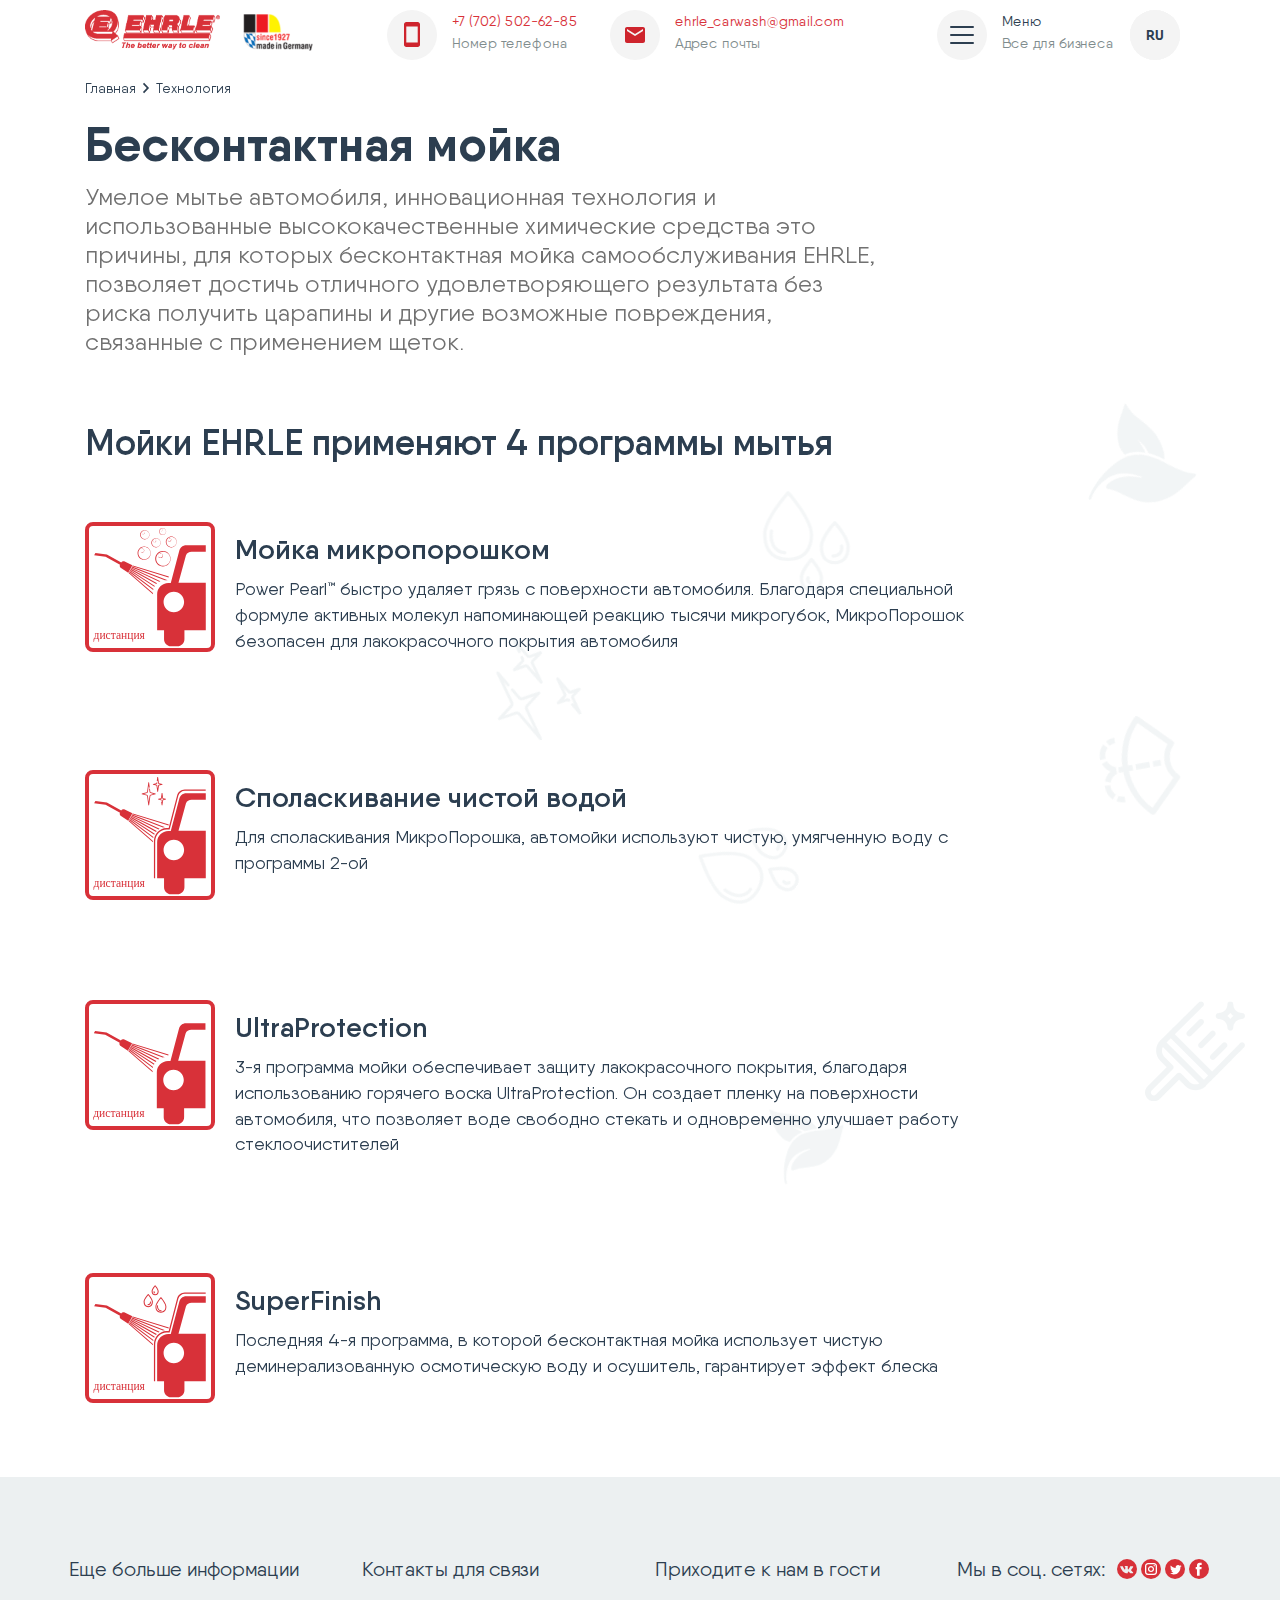
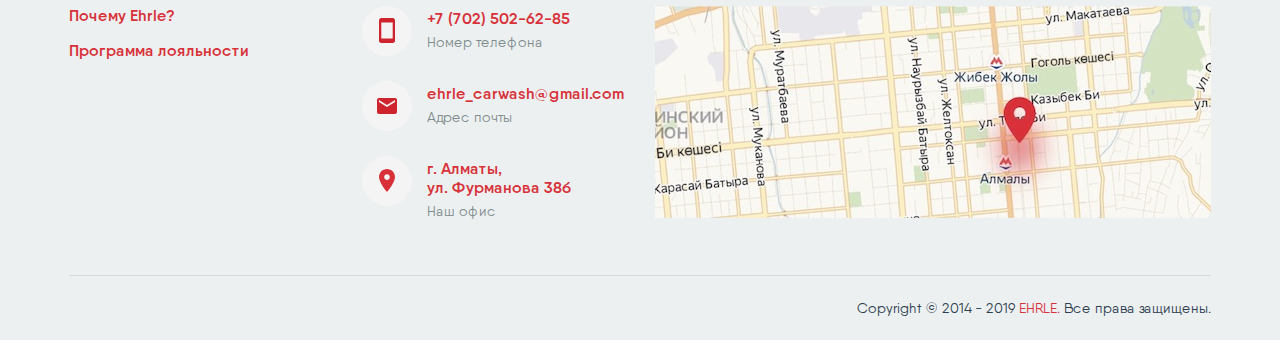
<file: beskontakt.html>
<!DOCTYPE html>
<html lang="ru">
<head>
    <title>Бесконтакная мойка - EHRLE</title>
<meta name="google-site-verification" content="" />
<meta charset="utf-8">
<meta name="viewport" content="width=device-width, initial-scale=1, shrink-to-fit=no">
<meta http-equiv="x-ua-compatible" content="ie=edge">
<meta name="description" content="Бесконтактные мойки самообслуживания, которые работают 24 часа в сутки, 7 дней в неделю - все время генерируя прибыль по всей Европе и за ее пределами">
<meta name="keywords" content="мойка, автомойка, ehrle, самообслуживание, бесконтактные мойки, инвестиции">
<meta name="author" content="Yerbol Syzdyk, Aidos Kurmashev">
<!--<meta property="og:image" content="url_image">-->
<!--<meta property="og:title" content="">-->
<!--<meta property="twitter:title" content="">-->
<!--<meta property="og:description" content="">-->
<!--<meta property="twitter:description" content="">-->
<!--<meta name="twitter:image" content="">-->
<!--<meta property="og:image" content="">-->
<!--<meta property="og:type" content="website">-->
<!--<meta property="og:url" content="">-->
<!--<meta property="og:site_name" content="">-->
<!--<meta property="og:locale" content="ru-RU">-->
<!--<meta name="twitter:url" content="">-->
<!--<meta name="yandex-verification" content=""/>-->
<link rel="stylesheet" href="./assets/css/main.css"/>
<link rel="shortcut icon" href="/favicon.ico"/>
    <!-- endbuild -->
</head>
<body class="lang-ru">
<div id="app">
    <input type="hidden" value="beskontakt" id="sitepage">
    <header>
<div class="menu" :class="{'menu-opened': isMenuOpened}">
  <div class="container">
    <div class="menu_nav menu_row">
      <div class="menu_col">
        <a class="menu_col_title menu_title" href="#" target="_blank">Продукты</a>
        <div class="menu_links">
          <a class="menu_link" href="./container_carwash.html" @click="closeMenu">Контейнерные автомойки CarWash</a>
          <a class="menu_link" href="./module_carwash.html" @click="closeMenu">Модульные автомойки CarWash</a>
          <a class="menu_link" href="./smartwash.html" @click="closeMenu">Автомойка JetWash</a>
          <a class="menu_link" href="./smartwash.html" @click="closeMenu">Автомойка SmartWash</a>
          <a class="menu_link" href="./chemistry.html" @click="closeMenu">Химия</a>
          <a class="menu_link" href="http://www.ehrle.kz/ru/produkty1/mietallokonstrukcyi/" target="_blank">Металлоконструкции</a>
          <a class="menu_link" href="http://www.ehrle.kz/ru/produkty1/aksiessuary/" target="_blank">Аксессуары</a>
          <a class="menu_link" href="http://www.ehrle.kz/ru/produkty1/apparaty_wysokogo_dawlenija/" target="_blank">Аппараты высокого давления</a>
          <a class="menu_link" href="http://www.ehrle.kz/ru/produkty1/profiessionalnyje_pylesosy/" target="_blank">Профессиональные пылесосы</a>
        </div>
      </div>
      <div class="menu_col">
        <a class="menu_col_title menu_title" href="./beskontakt.html">Технология</a>
        <div class="menu_links">
          <a class="menu_link" href="./beskontakt.html#beskontakt" @click="closeMenu">Бесконтакная мойка</a>
          <a class="menu_link" href="./beskontakt.html#vda" @click="closeMenu">Сертификат VDA</a>
          <a class="menu_link" href="./beskontakt.html#modul_line" @click="closeMenu">Modul Line ETRONIC 4</a>
          <a class="menu_link" href="./beskontakt.html#ehrlesol"  @click="closeMenu">EHRLESol™</a>
          <a class="menu_link" href="./beskontakt.html#real_time_display" @click="closeMenu">Real Time Display</a>
          <a class="menu_link" href="./beskontakt.html#lce_slm" @click="closeMenu">LCE / SLM</a>
          <a class="menu_link" href="./beskontakt.html#micropowder" @click="closeMenu">Система Дoзaции Микpoпopoшкa</a>
          <a class="menu_link" href="./beskontakt.html#foam" @click="closeMenu">Активная пена</a>
        </div>
      </div>
      <div class="menu_col">
        <a class="menu_col_title menu_title" href="#" target="_blank">Компания</a>
        <div class="menu_links">
          <a class="menu_link" href="http://www.ehrle.kz/ru/kompanija/tradicyi/" target="_blank">Традиция</a>
          <a class="menu_link" href="http://www.ehrle.kz/ru/kompanija/ehrle_w_mirie/" target="_blank">EHRLE в мире</a>
          <a class="menu_link" href="http://www.ehrle.kz/ru/kompanija/naszy_zawody/" target="_blank">Наши заводы</a>
          <a class="menu_link" href="http://www.ehrle.kz/ru/kompanija/nowosti_ehrle/" target="_blank">Новости EHRLE</a>
        </div>
        <div class="social_links">
          <div class="menu_title social_label mb-0">Мы в соц. сетях:</div>
          <a class="social_link" href="#" target="_blank">
            <img src="./assets/images/social_vk.svg" alt="">
          </a>
          <a class="social_link" href="#" target="_blank">
            <img src="./assets/images/social_instagram.svg" alt="">
          </a>
          <a class="social_link" href="#" target="_blank">
            <img src="./assets/images/social_twitter.svg" alt="">
          </a>
          <a class="social_link" href="#" target="_blank">
            <img src="./assets/images/social_facebook.svg" alt="">
          </a>
        </div>
      </div>
    </div>
    <div class="menu_line"></div>
    <div class="menu_footer menu_row">
      <div class="menu_col">
        <a href="#" target="_blank" class="menu_link menu_link-accent">Почему Ehrle?</a>
        <a href="#" target="_blank" class="menu_link menu_link-accent">Программа лояльности</a>
<!--        <a href="#" target="_blank" class="menu_link menu_link-accent">Инвестиционный процесс шаг за шагом</a>-->
<!--        <a href="#" target="_blank" class="menu_link menu_link-accent">Галерея реализации</a>-->
<!--        <a href="#" target="_blank" class="menu_link menu_link-accent">Спроектируй свою мойку</a>-->
<!--        <a href="#" target="_blank" class="menu_link menu_link-accent">Стройка И Монтаж Автомойки EHRLE</a>-->
<!--        <a href="#" target="_blank" class="menu_link menu_link-accent">Ehrle в зимний период</a>-->
      </div>
      <div class="menu_col menu_col-wide">
        <div class="menu_col_title menu_title">Приходите к нам в гости</div>
        <a href="#" target="_blank" class="menu_map">
          <img src="./assets/images/map.jpg" srcset="./assets/images/map@2x.jpg 2x" alt="">
        </a>
      </div>
      <div class="menu_col"></div>
    </div>
  </div>
</div>
<nav class="nav">
  <div class="container d-flex">
    <a href="/" class="mr-xl-3 mr-1"><img class="nav_brand" src="./assets/images/ehrle_logo.png" height="40px" alt=""></a>
    <img class="nav_second_logo mr-xl-4 mr-2" src="./assets/images/german_logo.png" height="44px" alt="">
    <div class="link_contact icon_block d-none d-md-block ml-auto mr-xl-3 mr-0">
      <a href="tel: +77025026285" target="_blank">
        <div class="icon_block_icon">
          <img src="./assets/images/phone.svg" alt="">
        </div>
        <div class="d-none d-xl-block icon_block_value pseudo_link">+7 (702) 502-62-85</div>
        <div class="d-none d-xl-block icon_block_subtitle">Номер телефона</div>
      </a>
    </div>
    <div class="link_contact icon_block d-none d-md-block ml-xl-3 ml-1 mr-auto">
      <a href="mailto: ehrle_carwash@gmail.com" target="_blank">
        <div class="icon_block_icon">
          <img src="./assets/images/email.svg" alt="">
        </div>
        <div class="d-none d-xl-block icon_block_value pseudo_link">ehrle_carwash@gmail.com</div>
        <div class="d-none d-xl-block icon_block_subtitle">Адрес почты</div>
      </a>
    </div>
    <div class="icon_block ml-auto">
      <button class="btn_custom" @click="toggleMenu">
        <div class="icon_block_icon">
          <div class="menu_toggler" :class="{'menu_toggler-close': isMenuOpened}"><span></span><span></span><span></span></div>
        </div>
        <div class="d-none d-xl-block icon_block_value">Меню</div>
        <div class="d-none d-xl-block icon_block_subtitle">Все для бизнеса</div>
      </button>
    </div>
    <div class="icon_block ml-xl-3 ml-1 lang_select lang_select_container" :class="{'lang_select-opened': isLanguagesSelecting}">
      <button class="btn_custom lang_select_item" v-for="lang in languages" @click="langButtonPressed(lang)" :class="{'lang_select_item-selected': lang===selectedLang}">
        <div class="icon_block_icon">
          <span class="icon_block_icon_text fw-bold">{{lang.toUpperCase()}}</span>
        </div>
      </button>
      <div class="lang_select_backdrop" @click="langButtonPressed(selectedLang)"></div>
    </div>
  </div>
</nav>
  <scroll-top v-if="showScroll"/>
</header>
    <div class="container content-first">
        <ul class="breadcrumbs">
            <li class="breadcrumbs-item">
                <a href="./">Главная</a>
            </li>
            <li class="breadcrumbs-item">
                <span>Технология</span>
            </li>
        </ul>
    </div>
    <section class="content content_beskontakt pt-2 pb-4" id="beskontakt">
        <div class="container">
            <h1 class="content_header">Бесконтактная мойка</h1>
            <div class="content_subtitle" style="max-width: 800px">
                Умелое мытье автомобиля, инновационная технология и использованные высококачественные химические средства это причины, для которых бесконтактная мойка самообслуживания EHRLE, позволяет достичь отличного удовлетворяющего результата без риска получить царапины и другие возможные повреждения, связанные с применением щеток.
            </div>
        </div>
    </section>
    <section class="section py-4">
        <div class="container mt-3">
            <h2 class="heading">
                Мойки EHRLE применяют 4 программы мытья
            </h2>
            <div class="programs_body">
                <program-bg></program-bg>
                <div class="program_container">
  <div class="program_box">
    <div class="program_image">
      <img src="./assets/images/carwash.svg" alt="">
    </div>
    <div class="program_text">
      <div class="title">Мойка микропорошком</div>
      <p class="paragraph">Power Pearl™ быстро удаляет грязь с поверхности автомобиля. Благодаря специальной формуле активных молекул напоминающей реакцию тысячи микрогубок, МикроПорошок безопасен для лакокрасочного покрытия автомобиля</p>
    </div>
  </div>
</div><div class="program_container">
  <div class="program_box">
    <div class="program_image">
      <img src="./assets/images/carwash2.svg" alt="">
    </div>
    <div class="program_text">
      <div class="title">Споласкивание чистой водой</div>
      <p class="paragraph">Для споласкивания МикроПорошка, автомойки используют чистую, умягченную воду с программы 2-ой</p>
    </div>
  </div>
</div><div class="program_container">
  <div class="program_box">
    <div class="program_image">
      <img src="./assets/images/carwash3.svg" alt="">
    </div>
    <div class="program_text">
      <div class="title">UltraProtection</div>
      <p class="paragraph">3-я программа мойки обеспечивает защиту лакокрасочного покрытия, благодаря использованию горячего воска UltraProtection. Он создает пленку на поверхности автомобиля, что позволяет воде свободно стекать и одновременно улучшает работу стеклоочистителей</p>
    </div>
  </div>
</div><div class="program_container">
  <div class="program_box">
    <div class="program_image">
      <img src="./assets/images/carwash1.svg" alt="">
    </div>
    <div class="program_text">
      <div class="title">SuperFinish</div>
      <p class="paragraph">Последняя 4-я программа, в которой бесконтактная мойка использует чистую деминерализованную осмотическую воду и осушитель, гарантирует эффект блеска</p>
    </div>
  </div>
</div>
            </div>
        </div>
    </section>
    <footer class="footer">
  <div class="footer_container_row">
    <div class="item">
      <div class="footer_label">
        Еще больше информации
      </div>
      <ul class="ul_custom">
        <li class="footer_link">
          <a href="#" target="_blank">Почему Ehrle?</a>
        </li>
        <li class="footer_link">
          <a href="#" target="_blank">Программа лояльности</a>
        </li>
<!--        <li class="footer_link">-->
<!--          <a href="#" target="_blank">Инвестиционный процесс шаг за шагом</a>-->
<!--        </li>-->
<!--        <li class="footer_link">-->
<!--          <a href="#" target="_blank">Галерея реализации</a>-->
<!--        </li>-->
<!--        <li class="footer_link">-->
<!--          <a href="#" target="_blank">Спроектируй свою мойку</a>-->
<!--        </li>-->
<!--        <li class="footer_link">-->
<!--          <a href="#" target="_blank">Стройка И Монтаж Автомойки EHRLE</a>-->
<!--        </li>-->
<!--        <li class="footer_link">-->
<!--          <a href="#" target="_blank">Ehrle в зимний период</a>-->
<!--        </li>-->
      </ul>
    </div>
    <div class="item">
      <div class="footer_label">
        Контакты для связи
      </div>
      <ul class="ul_custom">
        <li class="footer_link footer_link_contact icon_block link_contact">
          <a href="#" target="_blank">
            <div class="icon_block_icon">
              <img src="./assets/images/phone.svg" alt="">
            </div>
            <div class="icon_block_value pseudo_link">+7 (702) 502-62-85</div>
            <div class="icon_block_subtitle">Номер телефона</div>
          </a>
        </li>
        <li class="footer_link footer_link_contact icon_block link_contact">
          <a href="#" target="_blank">
            <div class="icon_block_icon">
              <img src="./assets/images/email.svg" alt="">
            </div>
            <div class="icon_block_value pseudo_link">ehrle_carwash@gmail.com</div>
            <div class="icon_block_subtitle">Адрес почты</div>
          </a>
        </li>
        <li class="footer_link footer_link_contact icon_block link_contact">
          <a href="#" target="_blank">
            <div class="icon_block_icon">
              <img src="./assets/images/map.svg" alt="">
            </div>
            <div class="icon_block_value pseudo_link">г. Алматы, <br/>ул. Фурманова 38б</div>
            <div class="icon_block_subtitle">Наш офис</div>
          </a>
        </li>
      </ul>
    </div>
    <div class="item item-wide">
      <div class="d-sm-flex flex-wrap">
        <div class="footer_label">Приходите к нам в гости</div>
        <div class="footer_social social_links">
          <div class="footer_label social_label">Мы в соц. сетях:</div>
          <a class="social_link" href="#" target="_blank">
            <img src="./assets/images/social_vk.svg" alt="">
          </a>
          <a class="social_link" href="#" target="_blank">
            <img src="./assets/images/social_instagram.svg" alt="">
          </a>
          <a class="social_link" href="#" target="_blank">
            <img src="./assets/images/social_twitter.svg" alt="">
          </a>
          <a class="social_link" href="#" target="_blank">
            <img src="./assets/images/social_facebook.svg" alt="">
          </a>
        </div>
      </div>
      <a href="#" target="_blank" class="footer_map">
        <img src="./assets/images/map.jpg" srcset="./assets/images/map@2x.jpg 2x" alt="">
      </a>
    </div>
  </div>
  <div class="footer_container">
    <div class="footer_line"></div>
    <div class="footer_external_links">
      <!--<a href="#" target="_blank">Обработка персональных данных</a>-->
      <!--<a href="#" target="_blank">Условия бронирования счёта</a>-->
      <!--<a href="#" target="_blank">Пользовательское соглашение</a>-->
      <span>Copyright © 2014 - 2019 <a href="/">EHRLE.</a> Все права защищены.</span>
    </div>
  </div>
</footer>

    <div class="modal_wrapper" :class="{'modal_wrapper-show': showModal}">
    <div class="modal_backdrop" @click="closeModal"></div>
    <div class="modal_container justify-content-between">
        <button class="btn_custom modal_close" @click="closeModal"><img src="./assets/images/menu_close.svg" alt=""></button>
        <div class="modal_body">
            <h2 class="heading ">Введите ваши данные</h2>
            <form class="modal_form">
                <div class="form_item form_field">
                    <input type="text" class="input" id="modal_name" placeholder=" ">
                    <label for="modal_name" class="input_label"><span>Имя Фамилия</span></label>
                </div>
                <div class="form_item form_field">
                    <input type="text" class="input" id="modal_phone" placeholder="+7 (000) 000 - 00 - 00">
                    <label for="modal_phone" class="input_label"><span>Телефон</span></label>
                </div>
                <div class="form_item">
                    <button type="submit" class="btn btn_primary">Оставить заявку</button>
                </div>
            </form>
<!--            <p class="form_subtitle text-center mt-4">Оставляя заявку, вы соглашаетесь на <a href="#" target="_blank">обработку персональных данных</a> и c <a href="#" target="_blank">условиями бронирования счёта</a></p>-->
        </div>
    </div>
</div>

</div>
<script src="./assets/js/main.js"></script>
</body>
</html>
</file>
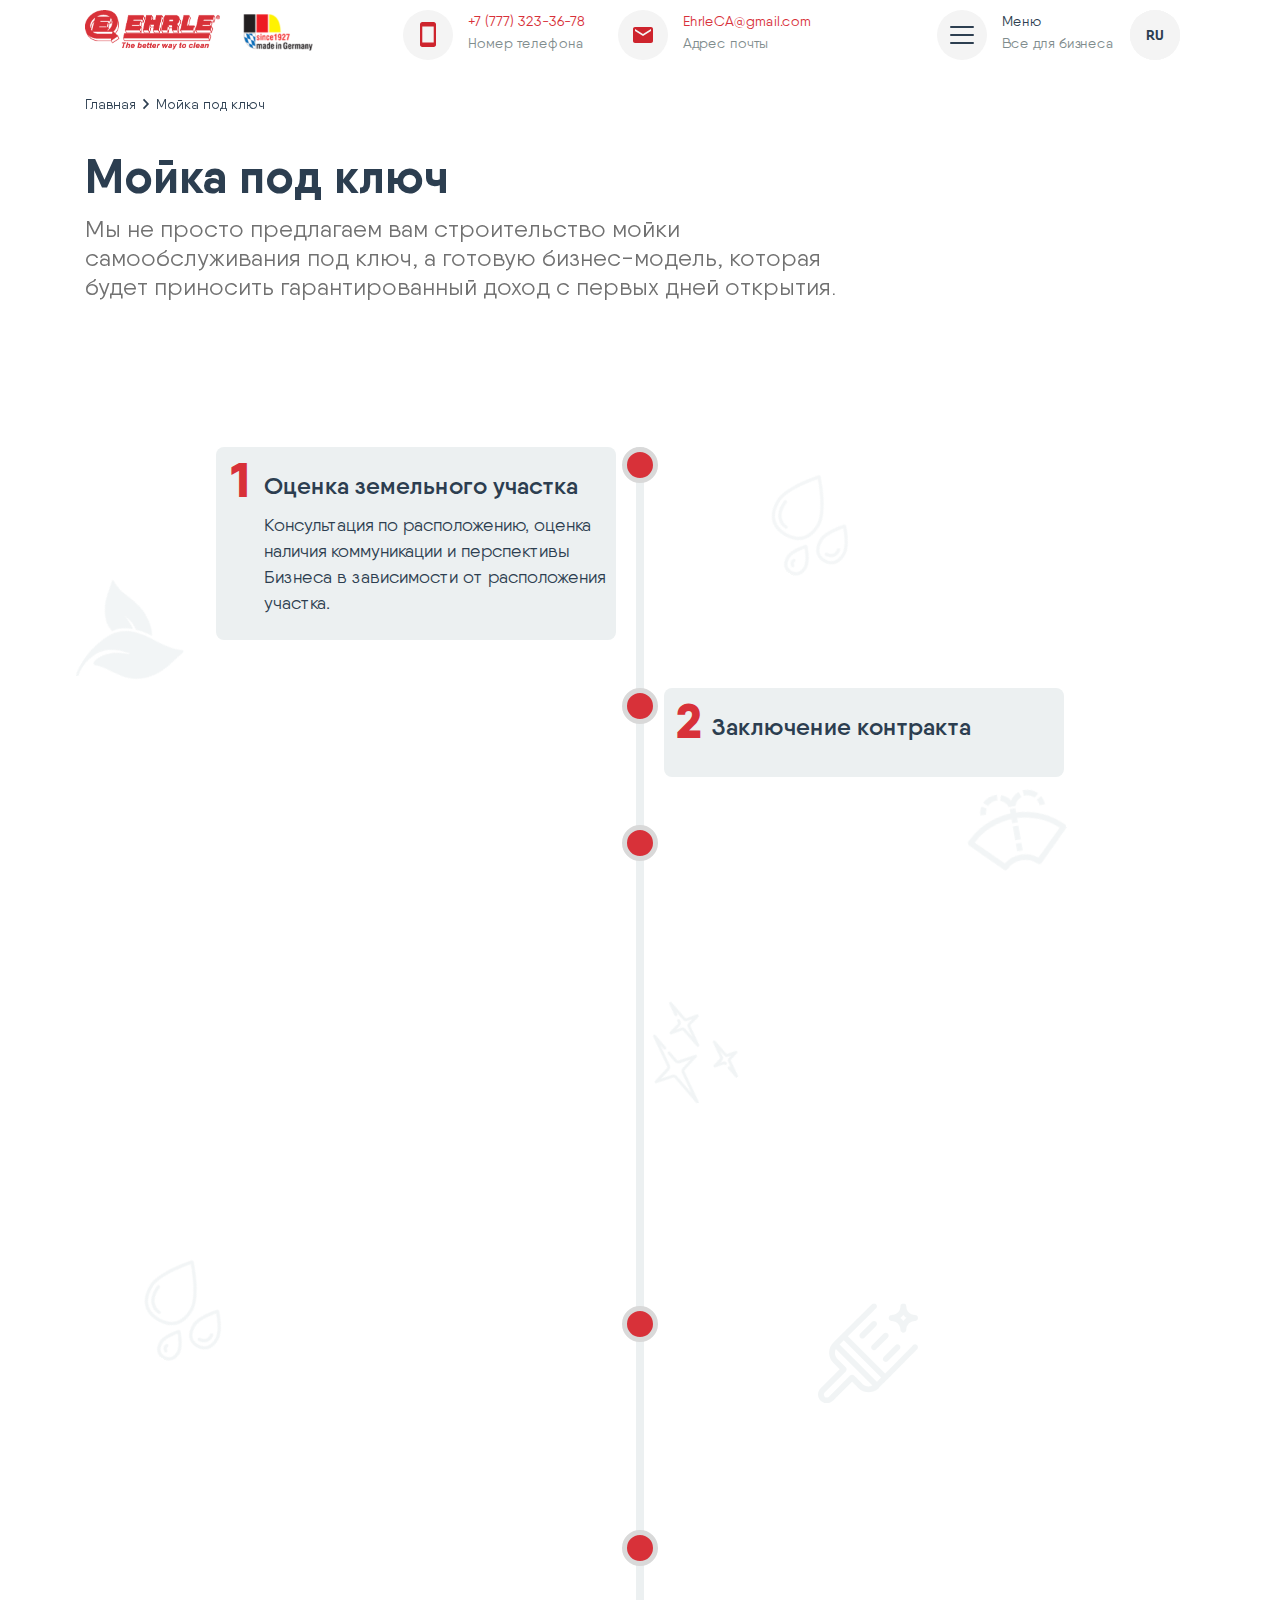
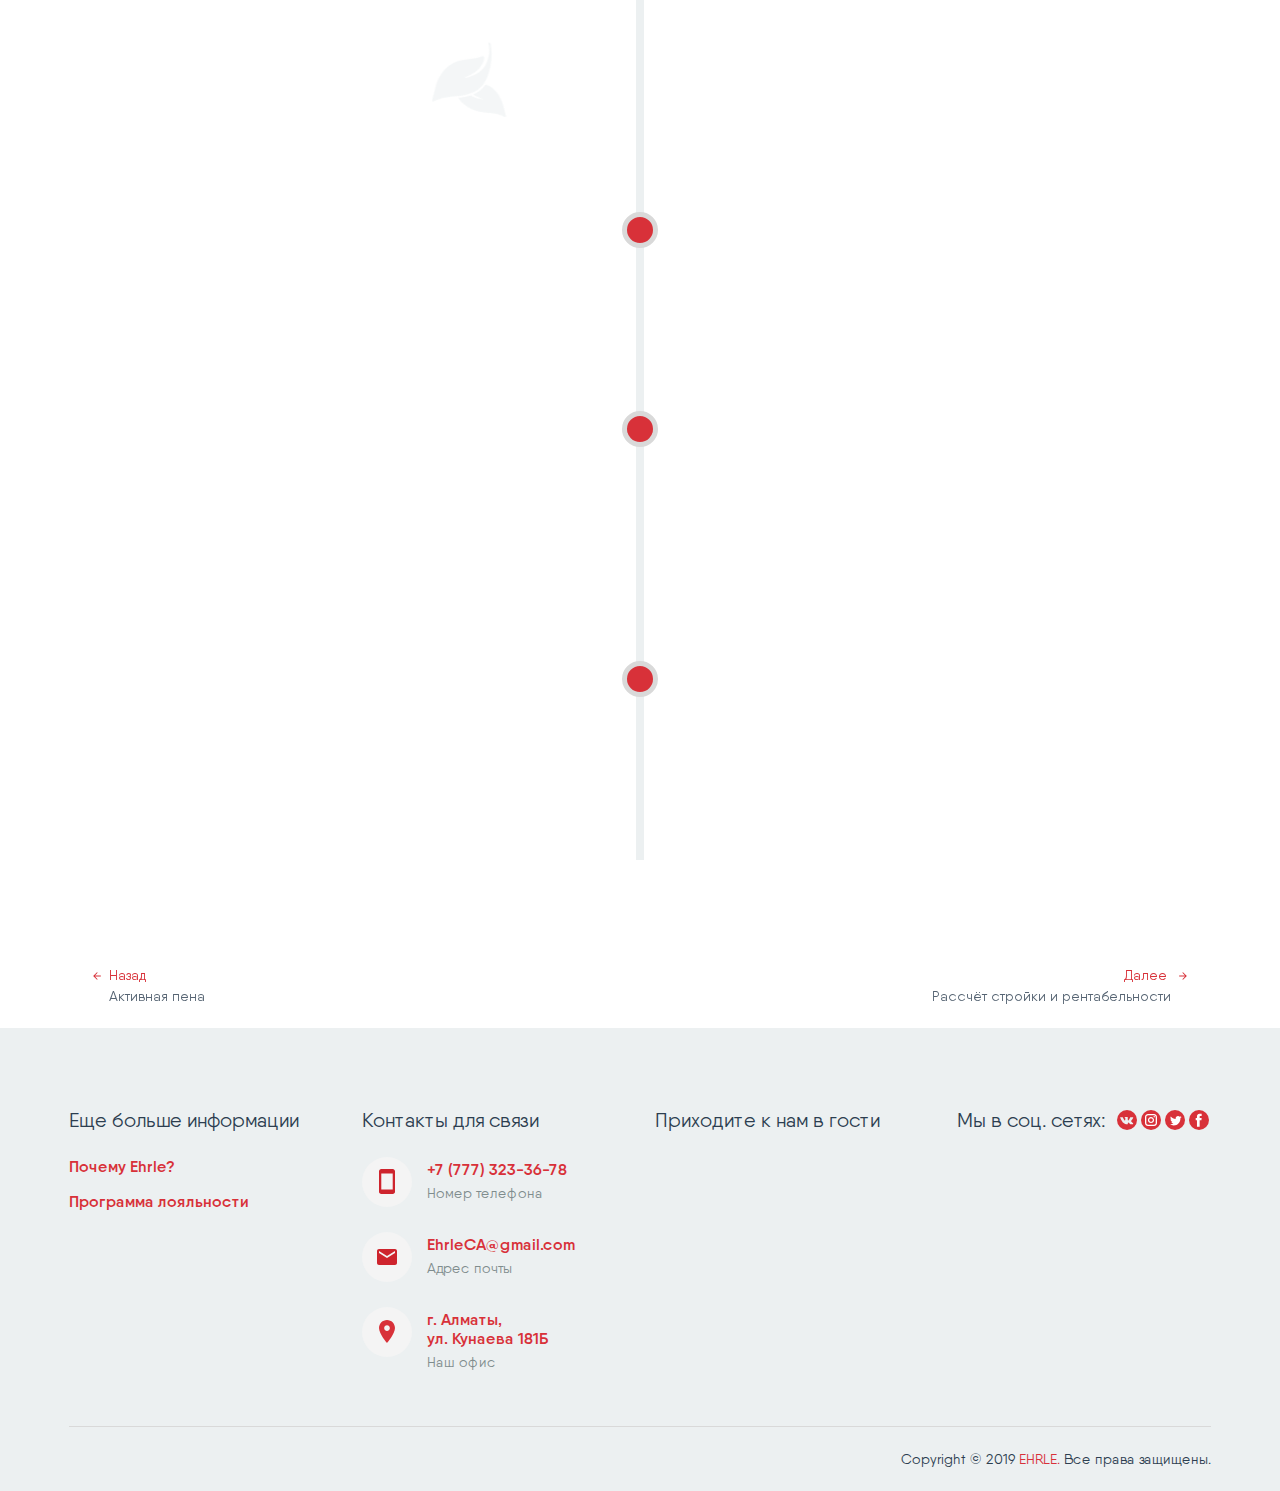
<file: business.html>
<!DOCTYPE html>
<html lang="ru">
<head>
    <title>Бизнес с EHRLE</title>
<meta name="google-site-verification" content="" />
<meta charset="utf-8">
<meta name="viewport" content="width=device-width, initial-scale=1, shrink-to-fit=no">
<meta http-equiv="x-ua-compatible" content="ie=edge">
<meta name="description" content="Бесконтактные мойки самообслуживания, которые работают 24 часа в сутки, 7 дней в неделю - все время генерируя прибыль по всей Европе и за ее пределами">
<meta name="keywords" content="мойка, автомойка, ehrle, самообслуживание, бесконтактные мойки, инвестиции">
<meta name="author" content="Yerbol Syzdyk, Aidos Kurmashev">
<!--<meta property="og:image" content="url_image">-->
<!--<meta property="og:title" content="">-->
<!--<meta property="twitter:title" content="">-->
<!--<meta property="og:description" content="">-->
<!--<meta property="twitter:description" content="">-->
<!--<meta name="twitter:image" content="">-->
<!--<meta property="og:image" content="">-->
<!--<meta property="og:type" content="website">-->
<!--<meta property="og:url" content="">-->
<!--<meta property="og:site_name" content="">-->
<!--<meta property="og:locale" content="ru-RU">-->
<!--<meta name="twitter:url" content="">-->
<!--<meta name="yandex-verification" content=""/>-->
<link rel="stylesheet" href="./assets/css/main.css"/>
<link rel="shortcut icon" href="/favicon.ico"/>
    <!-- endbuild -->
</head>
<body class="lang-ru">
<div id="app">
    <input type="hidden" value="business" id="sitepage">
    <header>
<div class="menu" :class="{'menu-opened': isMenuOpened}">
  <div class="container">
    <div class="menu_nav menu_row">
      <div class="menu_col">
        <a class="menu_col_title menu_title" href="./#section_products" @click="closeMenu">Продукты</a>
        <div class="menu_links">
          <a class="menu_link" href="./prod-container_carwash.html" @click="closeMenu">Контейнерные автомойки CarWash</a>
          <a class="menu_link" href="./prod-module_carwash.html" @click="closeMenu">Модульные автомойки CarWash</a>
          <a class="menu_link" href="./prod-jetwash.html" @click="closeMenu">Автомойка JetWash</a>
          <a class="menu_link" href="./prod-smartwash.html" @click="closeMenu">Автомойка SmartWash</a>
          <a class="menu_link" href="./prod-chemistry.html" @click="closeMenu">Химия</a>
          <a class="menu_link" href="./prod-metal.html" @click="closeMenu">Металлоконструкции</a>
          <a class="menu_link" href="./prod-accessories.html" @click="closeMenu">Аксессуары</a>
          <a class="menu_link" href="./prod-apparatuses.html" @click="closeMenu">Аппараты высокого давления</a>
          <a class="menu_link" href="./prod-vacuum.html" @click="closeMenu">Профессиональные пылесосы</a>
        </div>
      </div>
      <div class="menu_col">
        <a class="menu_col_title menu_title" href="./tech-beskontakt.html" @click="closeMenu">Технология</a>
        <div class="menu_links">
          <a class="menu_link" href="./tech-beskontakt.html" @click="closeMenu">Бесконтакная мойка</a>
          <a class="menu_link" href="./tech-vda.html" @click="closeMenu">Сертификат VDA</a>
          <a class="menu_link" href="./tech-modul_line.html" @click="closeMenu">Modul Line ETRONIC 4</a>
          <a class="menu_link" href="./tech-ehrlesol.html"  @click="closeMenu">EHRLESol™</a>
          <a class="menu_link" href="./tech-real_time_display.html" @click="closeMenu">Real Time Display</a>
          <a class="menu_link" href="./tech-lce_slm.html" @click="closeMenu">LCE / SLM</a>
          <a class="menu_link" href="./tech-micropowder.html" @click="closeMenu">Система Дoзaции Микpoпopoшкa</a>
          <a class="menu_link" href="./tech-foam.html" @click="closeMenu">Активная пена</a>
        </div>
      </div>
      <div class="menu_col">
        <a class="menu_col_title menu_title" href="./business.html" @click="closeMenu">Бизнес с EHRLE</a>
        <div class="menu_links">
          <a class="menu_link" href="./business.html" @click="closeMenu">Мойка под ключ</a>
          <a class="menu_link" href="./calculator.html" @click="closeMenu">Рассчёт стройки и рентабельности</a>
        </div>
        <!--<a class="menu_col_title menu_title" href="#" target="_blank">Компания</a>-->
        <!--<div class="menu_links">-->
          <!--<a class="menu_link" href="http://www.ehrle.kz/ru/kompanija/tradicyi/" target="_blank">Традиция</a>-->
          <!--<a class="menu_link" href="http://www.ehrle.kz/ru/kompanija/ehrle_w_mirie/" target="_blank">EHRLE в мире</a>-->
          <!--<a class="menu_link" href="http://www.ehrle.kz/ru/kompanija/naszy_zawody/" target="_blank">Наши заводы</a>-->
          <!--<a class="menu_link" href="http://www.ehrle.kz/ru/kompanija/nowosti_ehrle/" target="_blank">Новости EHRLE</a>-->
        <!--</div>-->
      </div>
    </div>
    <div class="menu_line"></div>
    <div class="menu_footer menu_row">
      <div class="menu_col">
        <a href="#" target="_blank" class="menu_link menu_link-accent">Почему Ehrle?</a>
        <a href="#" target="_blank" class="menu_link menu_link-accent">Программа лояльности</a>
        <div class="social_links mt-0">
          <div class="menu_title social_label mb-0">Мы в соц. сетях:</div>
          <a class="social_link" href="#" target="_blank">
            <img src="./assets/images/social_vk.svg" alt="">
          </a>
          <a class="social_link" href="#" target="_blank">
            <img src="./assets/images/social_instagram.svg" alt="">
          </a>
          <a class="social_link" href="#" target="_blank">
            <img src="./assets/images/social_twitter.svg" alt="">
          </a>
          <a class="social_link" href="#" target="_blank">
            <img src="./assets/images/social_facebook.svg" alt="">
          </a>
        </div>
<!--        <a href="#" target="_blank" class="menu_link menu_link-accent">Инвестиционный процесс шаг за шагом</a>-->
<!--        <a href="#" target="_blank" class="menu_link menu_link-accent">Галерея реализации</a>-->
<!--        <a href="#" target="_blank" class="menu_link menu_link-accent">Спроектируй свою мойку</a>-->
<!--        <a href="#" target="_blank" class="menu_link menu_link-accent">Стройка И Монтаж Автомойки EHRLE</a>-->
<!--        <a href="#" target="_blank" class="menu_link menu_link-accent">Ehrle в зимний период</a>-->
      </div>
      <div class="menu_col menu_col-wide">
        <div class="menu_col_title menu_title">Приходите к нам в гости</div>
        <div class="menu_map">
          <iframe src="https://yandex.kz/map-widget/v1/-/CKEdRI2C" allowfullscreen="true"></iframe>
        </div>
      </div>
      <div class="menu_col">
      </div>
    </div>
  </div>
</div>
<nav class="nav">
  <div class="container d-flex">
    <a href="/" class="mr-xl-3 mr-1"><img class="nav_brand" src="./assets/images/ehrle_logo.png" height="40px" alt=""></a>
    <img class="nav_second_logo mr-xl-4 mr-2" src="./assets/images/german_logo.png" height="44px" alt="">
    <div class="link_contact icon_block d-none d-md-block ml-auto mr-xl-3 mr-0">
      <a href="tel: +7 (777) 323-36-78" target="_blank">
        <div class="icon_block_icon">
          <img src="./assets/images/phone.svg" alt="">
        </div>
        <div class="d-none d-xl-block icon_block_value pseudo_link">+7 (777) 323-36-78</div>
        <div class="d-none d-xl-block icon_block_subtitle">Номер телефона</div>
      </a>
    </div>
    <div class="link_contact icon_block d-none d-md-block ml-xl-3 ml-1 mr-auto">
      <a href="mailto: EhrleCA@gmail.com" target="_blank">
        <div class="icon_block_icon">
          <img src="./assets/images/email.svg" alt="">
        </div>
        <div class="d-none d-xl-block icon_block_value pseudo_link">EhrleCA@gmail.com</div>
        <div class="d-none d-xl-block icon_block_subtitle">Адрес почты</div>
      </a>
    </div>
    <div class="icon_block ml-auto">
      <button class="btn_custom" @click="toggleMenu">
        <div class="icon_block_icon">
          <div class="menu_toggler" :class="{'menu_toggler-close': isMenuOpened}"><span></span><span></span><span></span></div>
        </div>
        <div class="d-none d-xl-block icon_block_value">Меню</div>
        <div class="d-none d-xl-block icon_block_subtitle">Все для бизнеса</div>
      </button>
    </div>
    <div class="icon_block ml-xl-3 ml-1 lang_select lang_select_container" :class="{'lang_select-opened': isLanguagesSelecting}">
      <button class="btn_custom lang_select_item" v-for="lang in languages" @click="langButtonPressed(lang)" :class="{'lang_select_item-selected': lang===selectedLang}">
        <div class="icon_block_icon">
          <span class="icon_block_icon_text fw-bold">{{lang.toUpperCase()}}</span>
        </div>
      </button>
      <div class="lang_select_backdrop" @click="langButtonPressed(selectedLang)"></div>
    </div>
  </div>
</nav>
  <scroll-top v-if="showScroll"/>
</header>
    <div class="content content-first pb-3">
        <div class="container pt-3">
            <ul class="breadcrumbs">
                <li class="breadcrumbs-item">
                    <a href="./">Главная</a>
                </li>
                <li class="breadcrumbs-item">
                    <span>Мойка под ключ</span>
                </li>
            </ul>
        </div>
    </div>
    <div class="content pt-2">
        <div class="container">
            <h1 class="content_header">Мойка под ключ</h1>
            <p class="content_subtitle" style="max-width: 800px;">Мы не просто предлагаем вам строительство мойки самообслуживания под ключ, а готовую бизнес-модель, которая будет приносить гарантированный доход с первых дней открытия.</p>
        </div>
    </div>
    <div class="section">
        <div class="container" style="position: relative">
            <business-bg class=""></business-bg>
            <div class="business_step">
  <business-block class="business_block business_block-left">
    <div class="number">1</div>
    <div class="title">Оценка земельного участка</div>
    <div class="paragraph">Консультация по расположению, оценка наличия коммуникации и перспективы Бизнеса в зависимости от расположения участка.</div>
  </business-block>
</div><div class="business_step">
  <business-block class="business_block business_block-right">
    <div class="number">2</div>
    <div class="title">Заключение контракта</div>
    <div class="paragraph"></div>
  </business-block>
</div><div class="business_step">
  <business-block class="business_block business_block-left">
    <div class="number">3</div>
    <div class="title">Подбор профессионального подрядчика</div>
    <div class="paragraph"><strong>А. Самостоятельная строим</strong><ul class='ul_classic'><li>Профессиональные партнеры;</li><li>Утвержденный проект;</li><li>Технический надзор;</li></ul><strong>Б. Техническое решение по коммуникациям</strong><ul class='ul_classic'><li>Определение точек в резке;</li><li>Подводка коммуникации;</li></ul><strong>В. Стройте самостоятельно</strong><br/>Полная помощь в консультации с нулевого этапа до ввода эксплуатации.</div>
  </business-block>
</div><div class="business_step">
  <business-block class="business_block business_block-right">
    <div class="number">4</div>
    <div class="title">Монтаж оборудования</div>
    <div class="paragraph"><ul class='ul_classic'><li>Полный Шеф-монтаж;</li><li>Техническая отладка/настройка;</li><li>Тестовый пуск объекта;</li></ul></div>
  </business-block>
</div><div class="business_step">
  <business-block class="business_block business_block-left">
    <div class="number">5</div>
    <div class="title">Вы не платите за франшизу</div>
    <div class="paragraph">Бесплатно получаете:<ul class='ul_classic'><li>Маркетинговые консультации;</li><li>Финансовые модели;</li><li>Утвержденные проекты;</li><li>Сопровождение и консультации;</li></ul></div>
  </business-block>
</div><div class="business_step">
  <business-block class="business_block business_block-right">
    <div class="number">6</div>
    <div class="title">Открытие мойки</div>
    <div class="paragraph"><ul class='ul_classic'><li>передаем опыт действующих моек;</li><li>модели успешных акции;</li></ul></div>
  </business-block>
</div><div class="business_step">
  <business-block class="business_block business_block-left">
    <div class="number">7</div>
    <div class="title">Обучение персонала</div>
    <div class="paragraph"><ul class='ul_classic'><li>передаем адаптированные инструкции;</li><li>обучаем персонал и управленцов работой с системой;</li></ul></div>
  </business-block>
</div><div class="business_step">
  <business-block class="business_block business_block-right">
    <div class="number">8</div>
    <div class="title">Сервис и химия</div>
    <div class="paragraph"><ul class='ul_classic'><li>Предоставляем сервис 24/7;</li><li>100% Химии в наличии на складах;</li></ul></div>
  </business-block>
</div>
        </div>
    </div>
    
<div class="container py-4">
    <div class="d-flex justify-content-between">
        
        <a href="/tech-foam.html" class="a_custom d-none d-md-block">
            <div class="pseudo_link"><i class="icon icon-arrow_prev"></i>Назад</div>
            <span class="pl-4 opacity-high">Активная пена</span>
        </a>
        
        
        <a href="/calculator.html" class="ml-auto a_custom text-right">
            <div class="pseudo_link">Далее <i class="icon icon-arrow_next"></i></div>
            <span class="pr-4 opacity-high">Рассчёт стройки и рентабельности</span>
        </a>
        
    </div>
</div>

    <footer class="footer">
  <div class="footer_container_row">
    <div class="item">
      <div class="footer_label">
        Еще больше информации
      </div>
      <ul class="ul_custom">
        <li class="footer_link">
          <a href="#" target="_blank">Почему Ehrle?</a>
        </li>
        <li class="footer_link">
          <a href="#" target="_blank">Программа лояльности</a>
        </li>
<!--        <li class="footer_link">-->
<!--          <a href="#" target="_blank">Инвестиционный процесс шаг за шагом</a>-->
<!--        </li>-->
<!--        <li class="footer_link">-->
<!--          <a href="#" target="_blank">Галерея реализации</a>-->
<!--        </li>-->
<!--        <li class="footer_link">-->
<!--          <a href="#" target="_blank">Спроектируй свою мойку</a>-->
<!--        </li>-->
<!--        <li class="footer_link">-->
<!--          <a href="#" target="_blank">Стройка И Монтаж Автомойки EHRLE</a>-->
<!--        </li>-->
<!--        <li class="footer_link">-->
<!--          <a href="#" target="_blank">Ehrle в зимний период</a>-->
<!--        </li>-->
      </ul>
    </div>
    <div class="item">
      <div class="footer_label">
        Контакты для связи
      </div>
      <ul class="ul_custom">
        <li class="footer_link footer_link_contact icon_block link_contact">
          <a href="tel: +7 (777) 323-36-78" target="_blank">
            <div class="icon_block_icon">
              <img src="./assets/images/phone.svg" alt="">
            </div>
            <div class="icon_block_value pseudo_link">+7 (777) 323-36-78</div>
            <div class="icon_block_subtitle">Номер телефона</div>
          </a>
        </li>
        <li class="footer_link footer_link_contact icon_block link_contact">
          <a href="mailto: EhrleCA@gmail.com" target="_blank">
            <div class="icon_block_icon">
              <img src="./assets/images/email.svg" alt="">
            </div>
            <div class="icon_block_value pseudo_link">EhrleCA@gmail.com</div>
            <div class="icon_block_subtitle">Адрес почты</div>
          </a>
        </li>
        <li class="footer_link footer_link_contact icon_block link_contact">
          <a href="https://yandex.kz/maps/-/CKEPE05p" target="_blank">
            <div class="icon_block_icon">
              <img src="./assets/images/map.svg" alt="">
            </div>
            <div class="icon_block_value pseudo_link">г. Алматы, <br/>ул. Кунаева 181Б</div>
            <div class="icon_block_subtitle">Наш офис</div>
          </a>
        </li>
      </ul>
    </div>
    <div class="item item-wide">
      <div class="d-sm-flex flex-wrap">
        <div class="footer_label">Приходите к нам в гости</div>
        <div class="footer_social social_links">
          <div class="footer_label social_label">Мы в соц. сетях:</div>
          <a class="social_link" href="#" target="_blank">
            <img src="./assets/images/social_vk.svg" alt="">
          </a>
          <a class="social_link" href="#" target="_blank">
            <img src="./assets/images/social_instagram.svg" alt="">
          </a>
          <a class="social_link" href="#" target="_blank">
            <img src="./assets/images/social_twitter.svg" alt="">
          </a>
          <a class="social_link" href="#" target="_blank">
            <img src="./assets/images/social_facebook.svg" alt="">
          </a>
        </div>
      </div>
      <div class="menu_map">
        <iframe src="https://yandex.kz/map-widget/v1/-/CKEdRI2C" allowfullscreen="true"></iframe>
      </div>
    </div>
  </div>
  <div class="footer_container">
    <div class="footer_line"></div>
    <div class="footer_external_links">
      <!--<a href="#" target="_blank">Обработка персональных данных</a>-->
      <!--<a href="#" target="_blank">Условия бронирования счёта</a>-->
      <!--<a href="#" target="_blank">Пользовательское соглашение</a>-->
      <span>Copyright © 2019 <a href="/">EHRLE.</a> Все права защищены.</span>
    </div>
  </div>
</footer>

    <div class="modal_wrapper" :class="{'modal_wrapper-show': showModal}">
    <div class="modal_backdrop" @click="closeModal"></div>
    <div class="modal_scroller">
        <div class="modal_container justify-content-between">
            <button class="btn_custom modal_close" @click="closeModal"><img src="./assets/images/menu_close.svg" alt=""></button>
            <div class="modal_body">
                <h2 class="heading ">Введите ваши данные</h2>
                <form class="modal_form" @submit.prevent="handleSubmit('form modal')">
                    <div class="form_item form_field">
                        <input type="text" class="input" id="modal_name" placeholder=" " v-model="name">
                        <label for="modal_name" class="input_label"><span>Имя Фамилия</span></label>
                    </div>
                    <div class="form_item form_field">
                        <input type="text" class="input" id="modal_phone" placeholder="+7 (000) 000 - 00 - 00"  v-mask="'+7(7##)### ## ##'" v-model="phone">
                        <label for="modal_phone" class="input_label"><span>Телефон</span></label>
                    </div>
                    <div class="form_item">
                        <button type="submit" class="btn btn_primary">Оставить заявку</button>
                    </div>
                </form>
    <!--            <p class="form_subtitle text-center mt-4">Оставляя заявку, вы соглашаетесь на <a href="#" target="_blank">обработку персональных данных</a> и c <a href="#" target="_blank">условиями бронирования счёта</a></p>-->
            </div>
        </div>
    </div>
</div>

</div>
<script src="./assets/js/main.js"></script>
</body>
</html>
</file>
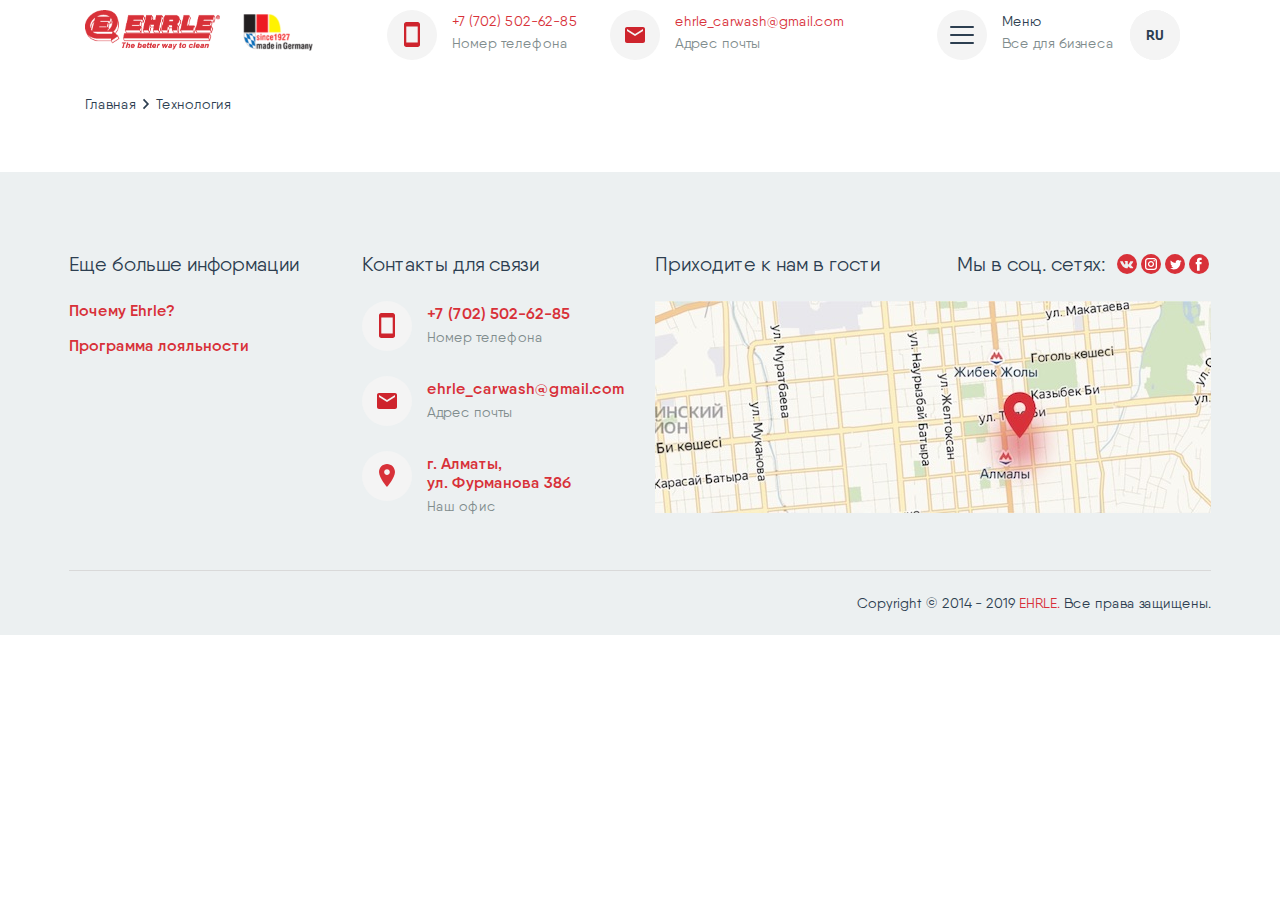
<file: bussiness.html>
<!DOCTYPE html>
<html lang="ru">
<head>
    <title>Бизнес с EHRLE</title>
<meta name="google-site-verification" content="" />
<meta charset="utf-8">
<meta name="viewport" content="width=device-width, initial-scale=1, shrink-to-fit=no">
<meta http-equiv="x-ua-compatible" content="ie=edge">
<meta name="description" content="Бесконтактные мойки самообслуживания, которые работают 24 часа в сутки, 7 дней в неделю - все время генерируя прибыль по всей Европе и за ее пределами">
<meta name="keywords" content="мойка, автомойка, ehrle, самообслуживание, бесконтактные мойки, инвестиции">
<meta name="author" content="Yerbol Syzdyk, Aidos Kurmashev">
<!--<meta property="og:image" content="url_image">-->
<!--<meta property="og:title" content="">-->
<!--<meta property="twitter:title" content="">-->
<!--<meta property="og:description" content="">-->
<!--<meta property="twitter:description" content="">-->
<!--<meta name="twitter:image" content="">-->
<!--<meta property="og:image" content="">-->
<!--<meta property="og:type" content="website">-->
<!--<meta property="og:url" content="">-->
<!--<meta property="og:site_name" content="">-->
<!--<meta property="og:locale" content="ru-RU">-->
<!--<meta name="twitter:url" content="">-->
<!--<meta name="yandex-verification" content=""/>-->
<link rel="stylesheet" href="./assets/css/main.css"/>
<link rel="shortcut icon" href="/favicon.ico"/>
    <!-- endbuild -->
</head>
<body class="lang-ru">
<div id="app">
    <input type="hidden" value="beskontakt" id="sitepage">
    <header>
<div class="menu" :class="{'menu-opened': isMenuOpened}">
  <div class="container">
    <div class="menu_nav menu_row">
      <div class="menu_col">
        <a class="menu_col_title menu_title" href="./#section_products" @click="closeMenu">Продукты</a>
        <div class="menu_links">
          <a class="menu_link" href="./prod-container_carwash.html" @click="closeMenu">Контейнерные автомойки CarWash</a>
          <a class="menu_link" href="./prod-module_carwash.html" @click="closeMenu">Модульные автомойки CarWash</a>
          <a class="menu_link" href="./prod-smartwash.html" @click="closeMenu">Автомойка JetWash</a>
          <a class="menu_link" href="./prod-smartwash.html" @click="closeMenu">Автомойка SmartWash</a>
          <a class="menu_link" href="./prod-chemistry.html" @click="closeMenu">Химия</a>
          <a class="menu_link" href="http://www.ehrle.kz/ru/produkty1/mietallokonstrukcyi/" target="_blank">Металлоконструкции</a>
          <a class="menu_link" href="http://www.ehrle.kz/ru/produkty1/aksiessuary/" target="_blank">Аксессуары</a>
          <a class="menu_link" href="http://www.ehrle.kz/ru/produkty1/apparaty_wysokogo_dawlenija/" target="_blank">Аппараты высокого давления</a>
          <a class="menu_link" href="http://www.ehrle.kz/ru/produkty1/profiessionalnyje_pylesosy/" target="_blank">Профессиональные пылесосы</a>
        </div>
      </div>
      <div class="menu_col">
        <a class="menu_col_title menu_title" href="./tech-beskontakt.html">Технология</a>
        <div class="menu_links">
          <a class="menu_link" href="./tech-beskontakt.html" @click="closeMenu">Бесконтакная мойка</a>
          <a class="menu_link" href="./tech-vda.html" @click="closeMenu">Сертификат VDA</a>
          <a class="menu_link" href="./tech-modul_line.html" @click="closeMenu">Modul Line ETRONIC 4</a>
          <a class="menu_link" href="./tech-ehrlesol.html"  @click="closeMenu">EHRLESol™</a>
          <a class="menu_link" href="./tech-real_time_display.html" @click="closeMenu">Real Time Display</a>
          <a class="menu_link" href="./tech-lce_slm.html" @click="closeMenu">LCE / SLM</a>
          <a class="menu_link" href="./tech-micropowder.html" @click="closeMenu">Система Дoзaции Микpoпopoшкa</a>
          <a class="menu_link" href="./tech-foam.html" @click="closeMenu">Активная пена</a>
        </div>
      </div>
      <div class="menu_col">
        <a href="#" target="_blank" class="menu_link menu_link-accent">Почему Ehrle?</a>
        <a href="#" target="_blank" class="menu_link menu_link-accent">Программа лояльности</a>
        <!--<a class="menu_col_title menu_title" href="#" target="_blank">Компания</a>-->
        <!--<div class="menu_links">-->
          <!--<a class="menu_link" href="http://www.ehrle.kz/ru/kompanija/tradicyi/" target="_blank">Традиция</a>-->
          <!--<a class="menu_link" href="http://www.ehrle.kz/ru/kompanija/ehrle_w_mirie/" target="_blank">EHRLE в мире</a>-->
          <!--<a class="menu_link" href="http://www.ehrle.kz/ru/kompanija/naszy_zawody/" target="_blank">Наши заводы</a>-->
          <!--<a class="menu_link" href="http://www.ehrle.kz/ru/kompanija/nowosti_ehrle/" target="_blank">Новости EHRLE</a>-->
        <!--</div>-->
      </div>
    </div>
    <div class="menu_line"></div>
    <div class="menu_footer menu_row">
      <div class="menu_col">
        <div class="social_links mt-0">
          <div class="menu_title social_label mb-0">Мы в соц. сетях:</div>
          <a class="social_link" href="#" target="_blank">
            <img src="./assets/images/social_vk.svg" alt="">
          </a>
          <a class="social_link" href="#" target="_blank">
            <img src="./assets/images/social_instagram.svg" alt="">
          </a>
          <a class="social_link" href="#" target="_blank">
            <img src="./assets/images/social_twitter.svg" alt="">
          </a>
          <a class="social_link" href="#" target="_blank">
            <img src="./assets/images/social_facebook.svg" alt="">
          </a>
        </div>
<!--        <a href="#" target="_blank" class="menu_link menu_link-accent">Инвестиционный процесс шаг за шагом</a>-->
<!--        <a href="#" target="_blank" class="menu_link menu_link-accent">Галерея реализации</a>-->
<!--        <a href="#" target="_blank" class="menu_link menu_link-accent">Спроектируй свою мойку</a>-->
<!--        <a href="#" target="_blank" class="menu_link menu_link-accent">Стройка И Монтаж Автомойки EHRLE</a>-->
<!--        <a href="#" target="_blank" class="menu_link menu_link-accent">Ehrle в зимний период</a>-->
      </div>
      <div class="menu_col menu_col-wide">
        <div class="menu_col_title menu_title">Приходите к нам в гости</div>
        <a href="#" target="_blank" class="menu_map">
          <img src="./assets/images/map.jpg" srcset="./assets/images/map@2x.jpg 2x" alt="">
        </a>
      </div>
      <div class="menu_col">
      </div>
    </div>
  </div>
</div>
<nav class="nav">
  <div class="container d-flex">
    <a href="/" class="mr-xl-3 mr-1"><img class="nav_brand" src="./assets/images/ehrle_logo.png" height="40px" alt=""></a>
    <img class="nav_second_logo mr-xl-4 mr-2" src="./assets/images/german_logo.png" height="44px" alt="">
    <div class="link_contact icon_block d-none d-md-block ml-auto mr-xl-3 mr-0">
      <a href="tel: +77025026285" target="_blank">
        <div class="icon_block_icon">
          <img src="./assets/images/phone.svg" alt="">
        </div>
        <div class="d-none d-xl-block icon_block_value pseudo_link">+7 (702) 502-62-85</div>
        <div class="d-none d-xl-block icon_block_subtitle">Номер телефона</div>
      </a>
    </div>
    <div class="link_contact icon_block d-none d-md-block ml-xl-3 ml-1 mr-auto">
      <a href="mailto: ehrle_carwash@gmail.com" target="_blank">
        <div class="icon_block_icon">
          <img src="./assets/images/email.svg" alt="">
        </div>
        <div class="d-none d-xl-block icon_block_value pseudo_link">ehrle_carwash@gmail.com</div>
        <div class="d-none d-xl-block icon_block_subtitle">Адрес почты</div>
      </a>
    </div>
    <div class="icon_block ml-auto">
      <button class="btn_custom" @click="toggleMenu">
        <div class="icon_block_icon">
          <div class="menu_toggler" :class="{'menu_toggler-close': isMenuOpened}"><span></span><span></span><span></span></div>
        </div>
        <div class="d-none d-xl-block icon_block_value">Меню</div>
        <div class="d-none d-xl-block icon_block_subtitle">Все для бизнеса</div>
      </button>
    </div>
    <div class="icon_block ml-xl-3 ml-1 lang_select lang_select_container" :class="{'lang_select-opened': isLanguagesSelecting}">
      <button class="btn_custom lang_select_item" v-for="lang in languages" @click="langButtonPressed(lang)" :class="{'lang_select_item-selected': lang===selectedLang}">
        <div class="icon_block_icon">
          <span class="icon_block_icon_text fw-bold">{{lang.toUpperCase()}}</span>
        </div>
      </button>
      <div class="lang_select_backdrop" @click="langButtonPressed(selectedLang)"></div>
    </div>
  </div>
</nav>
  <scroll-top v-if="showScroll"/>
</header>
    <div class="content content-first">
        <div class="container pt-3">
            <ul class="breadcrumbs">
                <li class="breadcrumbs-item">
                    <a href="./">Главная</a>
                </li>
                <li class="breadcrumbs-item">
                    <span>Технология</span>
                </li>
            </ul>
        </div>
    </div>
    <footer class="footer">
  <div class="footer_container_row">
    <div class="item">
      <div class="footer_label">
        Еще больше информации
      </div>
      <ul class="ul_custom">
        <li class="footer_link">
          <a href="#" target="_blank">Почему Ehrle?</a>
        </li>
        <li class="footer_link">
          <a href="#" target="_blank">Программа лояльности</a>
        </li>
<!--        <li class="footer_link">-->
<!--          <a href="#" target="_blank">Инвестиционный процесс шаг за шагом</a>-->
<!--        </li>-->
<!--        <li class="footer_link">-->
<!--          <a href="#" target="_blank">Галерея реализации</a>-->
<!--        </li>-->
<!--        <li class="footer_link">-->
<!--          <a href="#" target="_blank">Спроектируй свою мойку</a>-->
<!--        </li>-->
<!--        <li class="footer_link">-->
<!--          <a href="#" target="_blank">Стройка И Монтаж Автомойки EHRLE</a>-->
<!--        </li>-->
<!--        <li class="footer_link">-->
<!--          <a href="#" target="_blank">Ehrle в зимний период</a>-->
<!--        </li>-->
      </ul>
    </div>
    <div class="item">
      <div class="footer_label">
        Контакты для связи
      </div>
      <ul class="ul_custom">
        <li class="footer_link footer_link_contact icon_block link_contact">
          <a href="#" target="_blank">
            <div class="icon_block_icon">
              <img src="./assets/images/phone.svg" alt="">
            </div>
            <div class="icon_block_value pseudo_link">+7 (702) 502-62-85</div>
            <div class="icon_block_subtitle">Номер телефона</div>
          </a>
        </li>
        <li class="footer_link footer_link_contact icon_block link_contact">
          <a href="#" target="_blank">
            <div class="icon_block_icon">
              <img src="./assets/images/email.svg" alt="">
            </div>
            <div class="icon_block_value pseudo_link">ehrle_carwash@gmail.com</div>
            <div class="icon_block_subtitle">Адрес почты</div>
          </a>
        </li>
        <li class="footer_link footer_link_contact icon_block link_contact">
          <a href="#" target="_blank">
            <div class="icon_block_icon">
              <img src="./assets/images/map.svg" alt="">
            </div>
            <div class="icon_block_value pseudo_link">г. Алматы, <br/>ул. Фурманова 38б</div>
            <div class="icon_block_subtitle">Наш офис</div>
          </a>
        </li>
      </ul>
    </div>
    <div class="item item-wide">
      <div class="d-sm-flex flex-wrap">
        <div class="footer_label">Приходите к нам в гости</div>
        <div class="footer_social social_links">
          <div class="footer_label social_label">Мы в соц. сетях:</div>
          <a class="social_link" href="#" target="_blank">
            <img src="./assets/images/social_vk.svg" alt="">
          </a>
          <a class="social_link" href="#" target="_blank">
            <img src="./assets/images/social_instagram.svg" alt="">
          </a>
          <a class="social_link" href="#" target="_blank">
            <img src="./assets/images/social_twitter.svg" alt="">
          </a>
          <a class="social_link" href="#" target="_blank">
            <img src="./assets/images/social_facebook.svg" alt="">
          </a>
        </div>
      </div>
      <a href="#" target="_blank" class="footer_map">
        <img src="./assets/images/map.jpg" srcset="./assets/images/map@2x.jpg 2x" alt="">
      </a>
    </div>
  </div>
  <div class="footer_container">
    <div class="footer_line"></div>
    <div class="footer_external_links">
      <!--<a href="#" target="_blank">Обработка персональных данных</a>-->
      <!--<a href="#" target="_blank">Условия бронирования счёта</a>-->
      <!--<a href="#" target="_blank">Пользовательское соглашение</a>-->
      <span>Copyright © 2014 - 2019 <a href="/">EHRLE.</a> Все права защищены.</span>
    </div>
  </div>
</footer>

    <div class="modal_wrapper" :class="{'modal_wrapper-show': showModal}">
    <div class="modal_backdrop" @click="closeModal"></div>
    <div class="modal_container justify-content-between">
        <button class="btn_custom modal_close" @click="closeModal"><img src="./assets/images/menu_close.svg" alt=""></button>
        <div class="modal_body">
            <h2 class="heading ">Введите ваши данные</h2>
            <form class="modal_form">
                <div class="form_item form_field">
                    <input type="text" class="input" id="modal_name" placeholder=" ">
                    <label for="modal_name" class="input_label"><span>Имя Фамилия</span></label>
                </div>
                <div class="form_item form_field">
                    <input type="text" class="input" id="modal_phone" placeholder="+7 (000) 000 - 00 - 00">
                    <label for="modal_phone" class="input_label"><span>Телефон</span></label>
                </div>
                <div class="form_item">
                    <button type="submit" class="btn btn_primary">Оставить заявку</button>
                </div>
            </form>
<!--            <p class="form_subtitle text-center mt-4">Оставляя заявку, вы соглашаетесь на <a href="#" target="_blank">обработку персональных данных</a> и c <a href="#" target="_blank">условиями бронирования счёта</a></p>-->
        </div>
    </div>
</div>

</div>
<script src="./assets/js/main.js"></script>
</body>
</html>
</file>
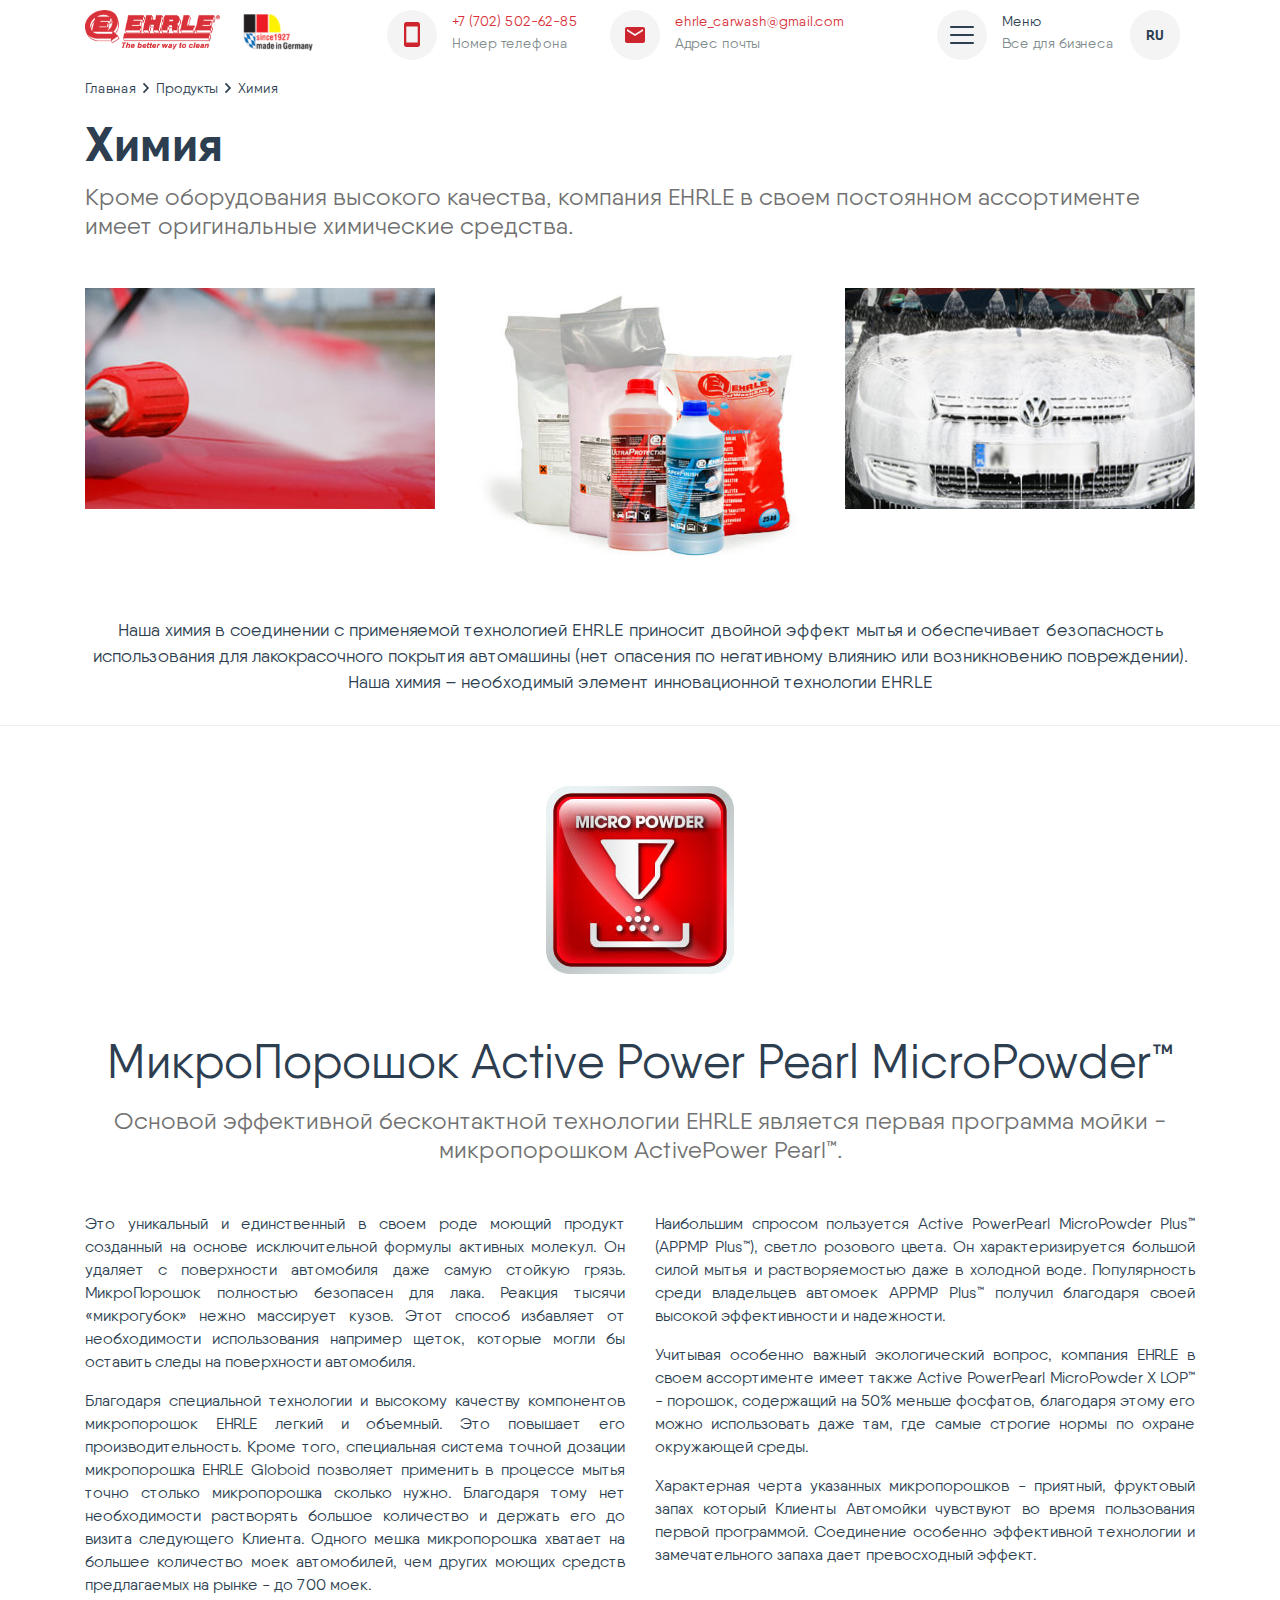
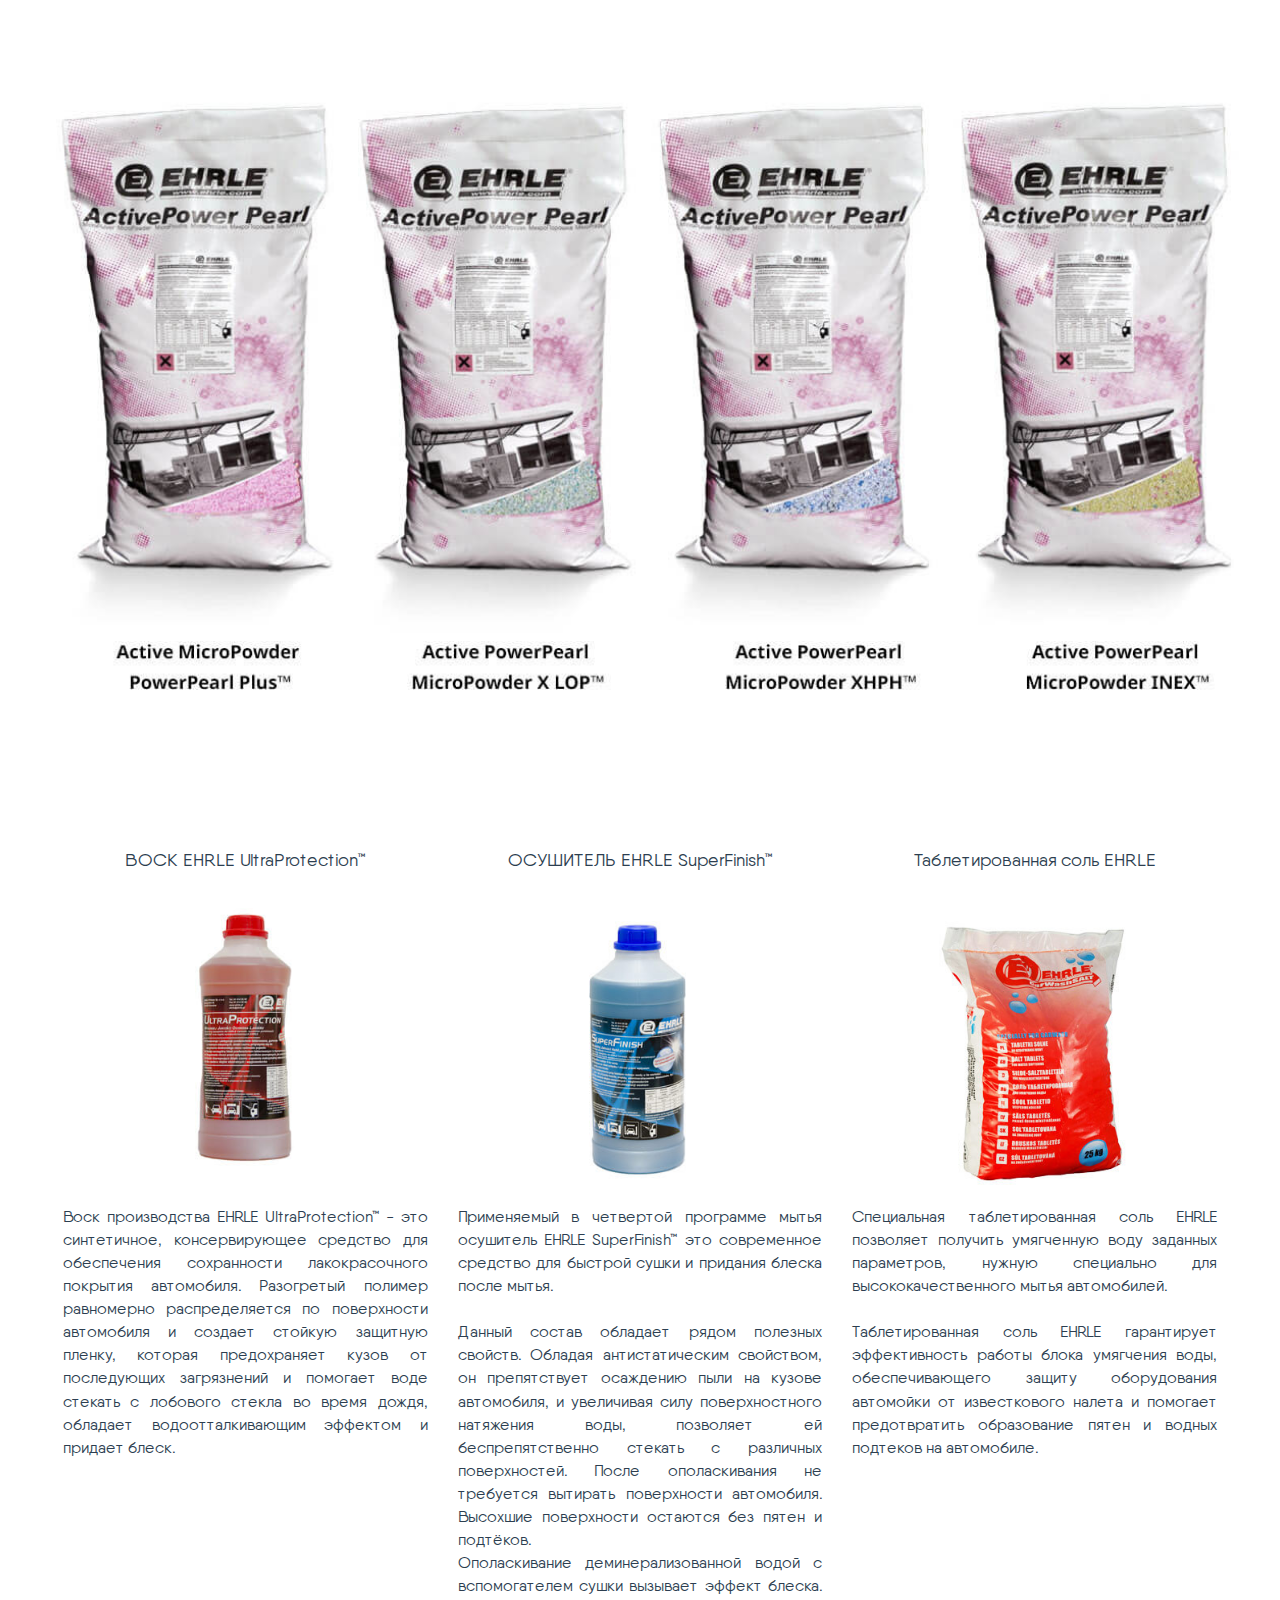
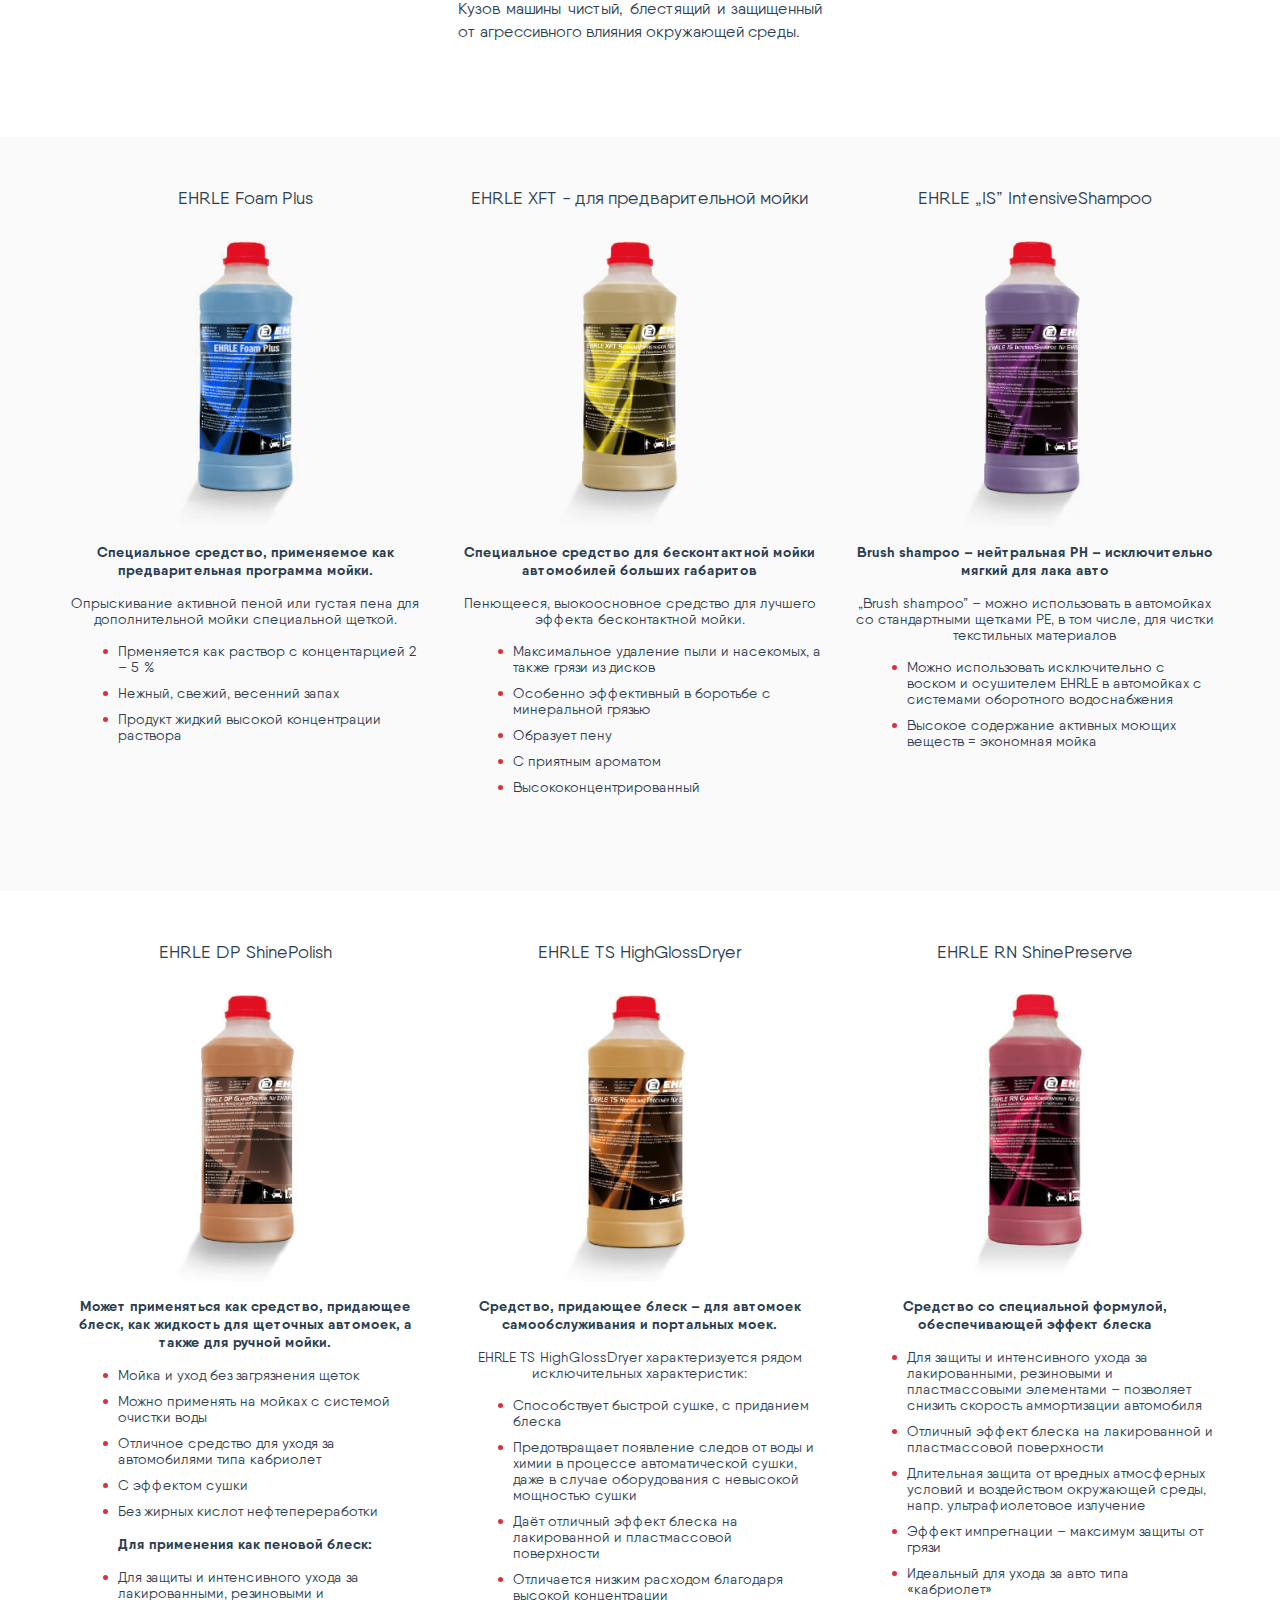
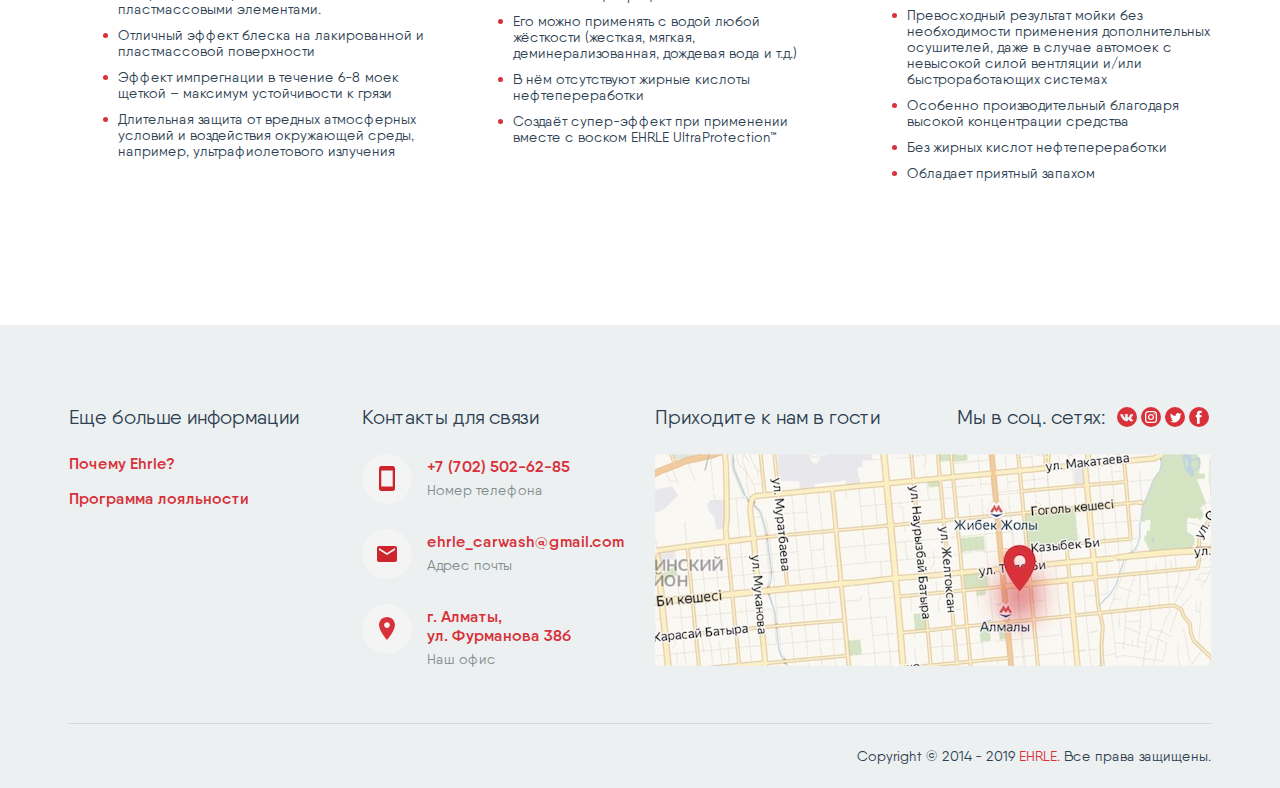
<file: chemistry.html>
<!DOCTYPE html>
<html lang="ru">
<head>
  <title>Химия - EHRLE</title>
<meta name="google-site-verification" content="" />
<meta charset="utf-8">
<meta name="viewport" content="width=device-width, initial-scale=1, shrink-to-fit=no">
<meta http-equiv="x-ua-compatible" content="ie=edge">
<meta name="description" content="Бесконтактные мойки самообслуживания, которые работают 24 часа в сутки, 7 дней в неделю - все время генерируя прибыль по всей Европе и за ее пределами">
<meta name="keywords" content="мойка, автомойка, ehrle, самообслуживание, бесконтактные мойки, инвестиции">
<meta name="author" content="Yerbol Syzdyk, Aidos Kurmashev">
<!--<meta property="og:image" content="url_image">-->
<!--<meta property="og:title" content="">-->
<!--<meta property="twitter:title" content="">-->
<!--<meta property="og:description" content="">-->
<!--<meta property="twitter:description" content="">-->
<!--<meta name="twitter:image" content="">-->
<!--<meta property="og:image" content="">-->
<!--<meta property="og:type" content="website">-->
<!--<meta property="og:url" content="">-->
<!--<meta property="og:site_name" content="">-->
<!--<meta property="og:locale" content="ru-RU">-->
<!--<meta name="twitter:url" content="">-->
<!--<meta name="yandex-verification" content=""/>-->
<link rel="stylesheet" href="./assets/css/main.css"/>
<link rel="shortcut icon" href="/favicon.ico"/>
  <!-- endbuild -->
</head>
<body class="lang-ru">
<div id="app">
  <input type="hidden" value="chemistry" id="sitepage">
  <header>
<div class="menu" :class="{'menu-opened': isMenuOpened}">
  <div class="container">
    <div class="menu_nav menu_row">
      <div class="menu_col">
        <a class="menu_col_title menu_title" href="#" target="_blank">Продукты</a>
        <div class="menu_links">
          <a class="menu_link" href="./container_carwash.html" @click="closeMenu">Контейнерные автомойки CarWash</a>
          <a class="menu_link" href="./module_carwash.html" @click="closeMenu">Модульные автомойки CarWash</a>
          <a class="menu_link" href="./smartwash.html" @click="closeMenu">Автомойка JetWash</a>
          <a class="menu_link" href="./smartwash.html" @click="closeMenu">Автомойка SmartWash</a>
          <a class="menu_link" href="./chemistry.html" @click="closeMenu">Химия</a>
          <a class="menu_link" href="http://www.ehrle.kz/ru/produkty1/mietallokonstrukcyi/" target="_blank">Металлоконструкции</a>
          <a class="menu_link" href="http://www.ehrle.kz/ru/produkty1/aksiessuary/" target="_blank">Аксессуары</a>
          <a class="menu_link" href="http://www.ehrle.kz/ru/produkty1/apparaty_wysokogo_dawlenija/" target="_blank">Аппараты высокого давления</a>
          <a class="menu_link" href="http://www.ehrle.kz/ru/produkty1/profiessionalnyje_pylesosy/" target="_blank">Профессиональные пылесосы</a>
        </div>
      </div>
      <div class="menu_col">
        <a class="menu_col_title menu_title" href="./beskontakt.html">Технология</a>
        <div class="menu_links">
          <a class="menu_link" href="./beskontakt.html#beskontakt" @click="closeMenu">Бесконтакная мойка</a>
          <a class="menu_link" href="./beskontakt.html#vda" @click="closeMenu">Сертификат VDA</a>
          <a class="menu_link" href="./beskontakt.html#modul_line" @click="closeMenu">Modul Line ETRONIC 4</a>
          <a class="menu_link" href="./beskontakt.html#ehrlesol"  @click="closeMenu">EHRLESol™</a>
          <a class="menu_link" href="./beskontakt.html#real_time_display" @click="closeMenu">Real Time Display</a>
          <a class="menu_link" href="./beskontakt.html#lce_slm" @click="closeMenu">LCE / SLM</a>
          <a class="menu_link" href="./beskontakt.html#micropowder" @click="closeMenu">Система Дoзaции Микpoпopoшкa</a>
          <a class="menu_link" href="./beskontakt.html#foam" @click="closeMenu">Активная пена</a>
        </div>
      </div>
      <div class="menu_col">
        <a class="menu_col_title menu_title" href="#" target="_blank">Компания</a>
        <div class="menu_links">
          <a class="menu_link" href="http://www.ehrle.kz/ru/kompanija/tradicyi/" target="_blank">Традиция</a>
          <a class="menu_link" href="http://www.ehrle.kz/ru/kompanija/ehrle_w_mirie/" target="_blank">EHRLE в мире</a>
          <a class="menu_link" href="http://www.ehrle.kz/ru/kompanija/naszy_zawody/" target="_blank">Наши заводы</a>
          <a class="menu_link" href="http://www.ehrle.kz/ru/kompanija/nowosti_ehrle/" target="_blank">Новости EHRLE</a>
        </div>
        <div class="social_links">
          <div class="menu_title social_label mb-0">Мы в соц. сетях:</div>
          <a class="social_link" href="#" target="_blank">
            <img src="./assets/images/social_vk.svg" alt="">
          </a>
          <a class="social_link" href="#" target="_blank">
            <img src="./assets/images/social_instagram.svg" alt="">
          </a>
          <a class="social_link" href="#" target="_blank">
            <img src="./assets/images/social_twitter.svg" alt="">
          </a>
          <a class="social_link" href="#" target="_blank">
            <img src="./assets/images/social_facebook.svg" alt="">
          </a>
        </div>
      </div>
    </div>
    <div class="menu_line"></div>
    <div class="menu_footer menu_row">
      <div class="menu_col">
        <a href="#" target="_blank" class="menu_link menu_link-accent">Почему Ehrle?</a>
        <a href="#" target="_blank" class="menu_link menu_link-accent">Программа лояльности</a>
<!--        <a href="#" target="_blank" class="menu_link menu_link-accent">Инвестиционный процесс шаг за шагом</a>-->
<!--        <a href="#" target="_blank" class="menu_link menu_link-accent">Галерея реализации</a>-->
<!--        <a href="#" target="_blank" class="menu_link menu_link-accent">Спроектируй свою мойку</a>-->
<!--        <a href="#" target="_blank" class="menu_link menu_link-accent">Стройка И Монтаж Автомойки EHRLE</a>-->
<!--        <a href="#" target="_blank" class="menu_link menu_link-accent">Ehrle в зимний период</a>-->
      </div>
      <div class="menu_col menu_col-wide">
        <div class="menu_col_title menu_title">Приходите к нам в гости</div>
        <a href="#" target="_blank" class="menu_map">
          <img src="./assets/images/map.jpg" srcset="./assets/images/map@2x.jpg 2x" alt="">
        </a>
      </div>
      <div class="menu_col"></div>
    </div>
  </div>
</div>
<nav class="nav">
  <div class="container d-flex">
    <a href="/" class="mr-xl-3 mr-1"><img class="nav_brand" src="./assets/images/ehrle_logo.png" height="40px" alt=""></a>
    <img class="nav_second_logo mr-xl-4 mr-2" src="./assets/images/german_logo.png" height="44px" alt="">
    <div class="link_contact icon_block d-none d-md-block ml-auto mr-xl-3 mr-0">
      <a href="tel: +77025026285" target="_blank">
        <div class="icon_block_icon">
          <img src="./assets/images/phone.svg" alt="">
        </div>
        <div class="d-none d-xl-block icon_block_value pseudo_link">+7 (702) 502-62-85</div>
        <div class="d-none d-xl-block icon_block_subtitle">Номер телефона</div>
      </a>
    </div>
    <div class="link_contact icon_block d-none d-md-block ml-xl-3 ml-1 mr-auto">
      <a href="mailto: ehrle_carwash@gmail.com" target="_blank">
        <div class="icon_block_icon">
          <img src="./assets/images/email.svg" alt="">
        </div>
        <div class="d-none d-xl-block icon_block_value pseudo_link">ehrle_carwash@gmail.com</div>
        <div class="d-none d-xl-block icon_block_subtitle">Адрес почты</div>
      </a>
    </div>
    <div class="icon_block ml-auto">
      <button class="btn_custom" @click="toggleMenu">
        <div class="icon_block_icon">
          <div class="menu_toggler" :class="{'menu_toggler-close': isMenuOpened}"><span></span><span></span><span></span></div>
        </div>
        <div class="d-none d-xl-block icon_block_value">Меню</div>
        <div class="d-none d-xl-block icon_block_subtitle">Все для бизнеса</div>
      </button>
    </div>
    <div class="icon_block ml-xl-3 ml-1 lang_select lang_select_container" :class="{'lang_select-opened': isLanguagesSelecting}">
      <button class="btn_custom lang_select_item" v-for="lang in languages" @click="langButtonPressed(lang)" :class="{'lang_select_item-selected': lang===selectedLang}">
        <div class="icon_block_icon">
          <span class="icon_block_icon_text fw-bold">{{lang.toUpperCase()}}</span>
        </div>
      </button>
      <div class="lang_select_backdrop" @click="langButtonPressed(selectedLang)"></div>
    </div>
  </div>
</nav>
  <scroll-top v-if="showScroll"/>
</header>
  <div class="container content-first">
    <ul class="breadcrumbs">
      <li class="breadcrumbs-item">
        <a href="./">Главная</a>
      </li>
      <li class="breadcrumbs-item">
        <a href="./#section_products">Продукты</a>
      </li>
      <li class="breadcrumbs-item">
        <span>Химия</span>
      </li>
    </ul>
  </div>
  <div class="content pt-2 content-bordered">
    <div class="container">
      <h1 class="content_header">
        Химия
      </h1>
      <p class="content_subtitle">Кроме оборудования высокого качества, компания EHRLE в своем постоянном ассортименте имеет оригинальные химические средства.</p>
      <div class="row my-5">
        <div class="col-sm-4">
          <img src="./assets/images/chemical3.jpg" alt="" width="100%">
        </div>
        <div class="col-sm-4">
          <img src="./assets/images/chemical2.jpg" alt="" width="100%">
        </div>
        <div class="col-sm-4">
          <img src="./assets/images/chemical1.jpg" alt="" width="100%">
        </div>
      </div>
      <p class="paragraph paragraph-accent paragraph-c">
        Наша химия в соединении с применяемой технологией EHRLE приносит двойной эффект мытья и обеспечивает безопасность использования для лакокрасочного покрытия автомашины (нет опасения по негативному влиянию или возникновению повреждении). Наша химия – необходимый элемент инновационной технологии EHRLE
      </p>
    </div>
  </div>
  <div class="content">
    <div class="container">
      <div class="text-center mb-5">
          <span style="max-width: 250px; display: inline-block; padding: 10px 30px;">
            <img src="./assets/images/chemical_icon.jpg" alt="" width="100%">
          </span>
      </div>
      <div class="content_header text-center mb-3">
        МикроПорошок Active Power Pearl MicroPowder™
      </div>
      <div class="content_subtitle text-center mb-5">
        Основой эффективной бесконтактной технологии EHRLE является первая программа мойки -  микропорошком ActivePower Pearl™.
      </div>
      <div class="row">
        <div class="col-md-6">
          <p class="paragraph paragraph-j">
            Это уникальный и единственный в своем роде моющий продукт созданный на основе исключительной формулы активных молекул. Он удаляет с поверхности автомобиля даже самую стойкую грязь. МикроПорошок полностью безопасен для лака. Реакция тысячи «микрогубок» нежно массирует кузов. Этот способ избавляет от необходимости использования например щеток, которые могли бы оставить следы на поверхности автомобиля.
          </p>
          <p class="paragraph paragraph-j">
            Благодаря специальной технологии и высокому качеству компонентов микропорошок EHRLE легкий и объемный. Это повышает его производительность. Кроме того, специальная система точной дозации микропорошка EHRLE Globoid позволяет применить в процессе мытья точно столько микропорошка сколько нужно. Благодаря тому нет необходимости растворять большое количество и держать его до визита следующего Клиента. Одного мешка микропорошка хватает на большее количество моек автомобилей, чем других моющих средств предлагаемых на рынке - до 700 моек.
          </p>
        </div>
        <div class="col-md-6">
          <p class="paragraph paragraph-j">
            Наибольшим спросом пользуется Active PowerPearl MicroPowder Plus™ (APPMP Plus™), светло розового цвета. Он характеризируется большой силой мытья и растворяемостью даже в холодной воде. Популярность среди владельцев автомоек APPMP Plus™ получил благодаря своей высокой эффективности и надежности.
          </p>
          <p class="paragraph paragraph-j">
            Учитывая особенно важный экологический вопрос, компания EHRLE в своем ассортименте имеет также Active PowerPearl MicroPowder X LOP™ - порошок, содержащий на 50% меньше фосфатов, благодаря этому его можно использовать даже там, где самые строгие нормы по охране окружающей среды.
          </p>
          <p class="paragraph paragraph-j">
            Характерная черта указанных микропорошков - приятный, фруктовый запах который Клиенты Автомойки чувствуют во время пользования первой программой. Соединение особенно эффективной технологии и замечательного запаха дает превосходный эффект.
          </p>
        </div>
      </div>
    </div>
  </div>
  <img src="./assets/images/chemia_srodek.jpg" style="max-width: 1200px; width: 100%" class="d-block mx-auto"/>
  <div class="content content_chemistry">
    <div class="container-fluid">
      <div class="row p-5">
        <div class="col-md-4 text-center">
          <p class="paragraph paragraph-accent">
            ВОСК EHRLE UltraProtection™
          </p>
          <img src="../assets/images/chemical_type1.jpg" alt="" class="my-3 d-block mx-auto" style="max-width: 250px; width: 100%; height: 300px; object-fit: contain">
          <p class="paragraph paragraph-j">
            Воск производства EHRLE UltraProtection™ - это синтетичное, консервирующее средство для обеспечения сохранности лакокрасочного покрытия автомобиля. Разогретый полимер равномерно распределяется по поверхности автомобиля и создает стойкую защитную пленку, которая предохраняет кузов от последующих загрязнений и помогает воде стекать с лобового стекла во время дождя, обладает водоотталкивающим эффектом и придает блеск.
          </p>
        </div>
        <div class="col-md-4 text-center">
          <p class="paragraph paragraph-accent">
            ОСУШИТЕЛЬ EHRLE SuperFinish™
          </p>
          <img src="../assets/images/chemical_type2.jpg" alt="" class="my-3 d-block mx-auto" style="max-width: 250px; width: 100%; height: 300px; object-fit: contain">
          <p class="paragraph paragraph-j">
            Применяемый в четвертой программе мытья осушитель EHRLE SuperFinish™ это современное средство для быстрой сушки и придания блеска после мытья.<br/>
            <br/>
            Данный состав обладает рядом полезных свойств. Обладая антистатическим свойством, он препятствует осаждению пыли на кузове автомобиля, и увеличивая силу поверхностного натяжения воды, позволяет ей беспрепятственно стекать с различных поверхностей. После ополаскивания не требуется вытирать поверхности автомобиля. Высохшие поверхности остаются без пятен и подтёков.<br/>
            Ополаскивание деминерализованной водой с вспомогателем сушки вызывает эффект блеска. Кузов машины чистый, блестящий и защищенный от агрессивного влияния окружающей среды.
          </p>
        </div>
        <div class="col-md-4 text-center">
          <p class="paragraph paragraph-accent">
            Таблетированная соль EHRLE
          </p>
          <img src="../assets/images/chemical_type3.jpg" alt="" class="my-3 d-block mx-auto" style="max-width: 250px; width: 100%; height: 300px; object-fit: contain">
          <p class="paragraph paragraph-j">
            Специальная таблетированная соль EHRLE позволяет получить умягченную воду заданных параметров, нужную специально для высококачественного мытья автомобилей.<br/>
            <br/>
            Таблетированная соль EHRLE гарантирует эффективность работы блока умягчения воды, обеспечивающего защиту оборудования автомойки от известкового налета и помогает предотвратить образование пятен и водных подтеков на автомобиле.
          </p>
        </div>
      </div>
      <div class="row p-5 row-colored">
        <div class="col-md-4 text-center">
          <p class="paragraph paragraph-accent">
            EHRLE Foam Plus
          </p>
          <img src="../assets/images/chemical-xft.jpg" alt="" class="my-3 d-block mx-auto" style="max-width: 250px; width: 100%; height: 300px; object-fit: contain">
          <div>
            <p><strong>Специальное средство, применяемое как предварительная программа мойки.</strong></p>
            <p>Опрыскивание активной пеной или густая пена для дополнительной мойки специальной щеткой.</p>
            <ul>
              <li>Прменяется как раствор с концентарцией 2 – 5 %</li>
              <li>Нежный, свежий, весенний запах&nbsp;</li>
              <li>Продукт жидкий высокой концентрации раствора</li>
            </ul>
          </div>
        </div>
        <div class="col-md-4 text-center">
          <p class="paragraph paragraph-accent">
            EHRLE XFT - для предварительной мойки
          </p>
          <img src="../assets/images/chemical-xft1.jpg" alt="" class="my-3 d-block mx-auto" style="max-width: 250px; width: 100%; height: 300px; object-fit: contain">
          <div>
            <p><strong>Специальное средство для бесконтактной мойки автомобилей больших габаритов</strong></p>

            <p>Пенющееся, выокоосновное средство для лучшего эффекта бесконтактной мойки.</p>

            <ul>
              <li>Максимальное удаление пыли и насекомых, а также грязи из дисков</li>
              <li>Особенно эффективный в боротьбе с минеральной грязью</li>
              <li>Образует пену</li>
              <li>С приятным ароматом</li>
              <li>Высококонцентрированный</li>
            </ul>
          </div>
        </div>
        <div class="col-md-4 text-center">
          <p class="paragraph paragraph-accent">
            EHRLE „IS” IntensiveShampoo
          </p>
          <img src="../assets/images/chemical-is.jpg" alt="" class="my-3 d-block mx-auto" style="max-width: 250px; width: 100%; height: 300px; object-fit: contain">
          <div>
            <p><strong>Brush shampoo – нейтральная PH – исключительно мягкий для лака авто</strong></p>
            <p>„Brush shampoo” – можно использовать в автомойках со стандартными щетками PE, в том числе, для чистки текстильных материалов</p>
            <ul>
              <li>Можно использовать исключительно с воском и осушителем EHRLE в автомойках с системами оборотного водоснабжения</li>
              <li>Высокое содержание активных моющих веществ = экономная мойка</li>
            </ul>
            <p><br>
              &nbsp;</p>
          </div>
        </div>
      </div>
      <div class="row p-5">
        <div class="col-md-4 text-center">
          <p class="paragraph paragraph-accent">
            EHRLE DP ShinePolish
          </p>
          <img src="../assets/images/chemical-dp.jpg" alt="" class="my-3 d-block mx-auto" style="max-width: 250px; width: 100%; height: 300px; object-fit: contain">
          <div>
            <p><strong>Может применяться как средство, придающее блеск, как жидкость для щеточных автомоек, а также для ручной мойки.</strong></p>
            <ul>
              <li>Мойка и уход без загрязнения щеток</li>
              <li>Можно применять на мойках с системой очистки воды</li>
              <li>Отличное средство для уходя за автомобилями типа кабриолет</li>
              <li>С эффектом сушки</li>
              <li>Без жирных кислот нефтепереработки</li>
            </ul>

            <p><strong>Для применения как пеновой блеск:</strong></p>

            <ul>
              <li>Для защиты и интенсивного ухода за лакированными, резиновыми и пластмассовыми элементами.</li>
              <li>Отличный эффект блеска на лакированной и пластмассовой поверхности</li>
              <li>Эффект импрегнации в течение 6-8 моек щеткой – максимум устойчивости к грязи</li>
              <li>Длительная защита от вредных атмосферных условий и воздействия окружающей среды, например, ультрафиолетового излучения</li>
            </ul>
          </div>
        </div>
        <div class="col-md-4 text-center">
          <p class="paragraph paragraph-accent">
            EHRLE TS HighGlossDryer
          </p>
          <img src="../assets/images/chemical-ts.jpg" alt="" class="my-3 d-block mx-auto" style="max-width: 250px; width: 100%; height: 300px; object-fit: contain">
          <div>
            <p><strong>Средство, придающее блеск – для автомоек самообслуживания и портальных моек.</strong></p>

            <p>EHRLE TS HighGlossDryer характеризуется рядом исключительных характеристик:</p>

            <ul>
              <li>Способствует быстрой сушке, с приданием блеска</li>
              <li>Предотвращает появление следов от воды и химии в процессе автоматической сушки, даже в случае оборудования с невысокой мощностью сушки</li>
              <li>Даёт отличный эффект блеска на лакированной и пластмассовой поверхности</li>
              <li>Отличается низким расходом благодаря высокой концентрации</li>
              <li>Его можно применять с водой любой жёсткости (жесткая, мягкая, деминерализованная, дождевая вода и т.д.)</li>
              <li>В нём отсутствуют жирные кислоты нефтепереработки</li>
              <li>Создаёт супер-эффект при применении вместе с воском EHRLE UltraProtection™</li>
            </ul>
          </div>
        </div>
        <div class="col-md-4 text-center">
          <p class="paragraph paragraph-accent">
            EHRLE RN ShinePreserve
          </p>
          <img src="../assets/images/chemical-rn.jpg" alt="" class="my-3 d-block mx-auto" style="max-width: 250px; width: 100%; height: 300px; object-fit: contain">
          <div>
            <p><strong>Средство со специальной формулой, обеспечивающей эффект блеска</strong></p>

            <ul>
              <li>Для защиты и интенсивного ухода за лакированными, резиновыми и пластмассовыми элементами – позволяет снизить скорость аммортизации автомобиля</li>
              <li>Отличный эффект блеска на лакированной и пластмассовой поверхности</li>
              <li>Длительная защита от вредных атмосферных условий и воздейством окружающей среды, напр. ультрафиолетовое излучение</li>
              <li>Эффект импрегнации – максимум защиты от грязи</li>
              <li>Идеальный для ухода за авто типа «кабриолет»</li>
              <li>Превосходный результат мойки без необходимости применения дополнительных осушителей, даже в случае автомоек с невысокой силой вентляции и/или быстроработающих системах</li>
              <li>Особенно производительный благодаря высокой концентрации средства</li>
              <li>Без жирных кислот нефтепереработки</li>
              <li>Обладает приятный запахом</li>
            </ul>
          </div>
        </div>
      </div>
    </div>
  </div>
  <footer class="footer">
  <div class="footer_container_row">
    <div class="item">
      <div class="footer_label">
        Еще больше информации
      </div>
      <ul class="ul_custom">
        <li class="footer_link">
          <a href="#" target="_blank">Почему Ehrle?</a>
        </li>
        <li class="footer_link">
          <a href="#" target="_blank">Программа лояльности</a>
        </li>
<!--        <li class="footer_link">-->
<!--          <a href="#" target="_blank">Инвестиционный процесс шаг за шагом</a>-->
<!--        </li>-->
<!--        <li class="footer_link">-->
<!--          <a href="#" target="_blank">Галерея реализации</a>-->
<!--        </li>-->
<!--        <li class="footer_link">-->
<!--          <a href="#" target="_blank">Спроектируй свою мойку</a>-->
<!--        </li>-->
<!--        <li class="footer_link">-->
<!--          <a href="#" target="_blank">Стройка И Монтаж Автомойки EHRLE</a>-->
<!--        </li>-->
<!--        <li class="footer_link">-->
<!--          <a href="#" target="_blank">Ehrle в зимний период</a>-->
<!--        </li>-->
      </ul>
    </div>
    <div class="item">
      <div class="footer_label">
        Контакты для связи
      </div>
      <ul class="ul_custom">
        <li class="footer_link footer_link_contact icon_block link_contact">
          <a href="#" target="_blank">
            <div class="icon_block_icon">
              <img src="./assets/images/phone.svg" alt="">
            </div>
            <div class="icon_block_value pseudo_link">+7 (702) 502-62-85</div>
            <div class="icon_block_subtitle">Номер телефона</div>
          </a>
        </li>
        <li class="footer_link footer_link_contact icon_block link_contact">
          <a href="#" target="_blank">
            <div class="icon_block_icon">
              <img src="./assets/images/email.svg" alt="">
            </div>
            <div class="icon_block_value pseudo_link">ehrle_carwash@gmail.com</div>
            <div class="icon_block_subtitle">Адрес почты</div>
          </a>
        </li>
        <li class="footer_link footer_link_contact icon_block link_contact">
          <a href="#" target="_blank">
            <div class="icon_block_icon">
              <img src="./assets/images/map.svg" alt="">
            </div>
            <div class="icon_block_value pseudo_link">г. Алматы, <br/>ул. Фурманова 38б</div>
            <div class="icon_block_subtitle">Наш офис</div>
          </a>
        </li>
      </ul>
    </div>
    <div class="item item-wide">
      <div class="d-sm-flex flex-wrap">
        <div class="footer_label">Приходите к нам в гости</div>
        <div class="footer_social social_links">
          <div class="footer_label social_label">Мы в соц. сетях:</div>
          <a class="social_link" href="#" target="_blank">
            <img src="./assets/images/social_vk.svg" alt="">
          </a>
          <a class="social_link" href="#" target="_blank">
            <img src="./assets/images/social_instagram.svg" alt="">
          </a>
          <a class="social_link" href="#" target="_blank">
            <img src="./assets/images/social_twitter.svg" alt="">
          </a>
          <a class="social_link" href="#" target="_blank">
            <img src="./assets/images/social_facebook.svg" alt="">
          </a>
        </div>
      </div>
      <a href="#" target="_blank" class="footer_map">
        <img src="./assets/images/map.jpg" srcset="./assets/images/map@2x.jpg 2x" alt="">
      </a>
    </div>
  </div>
  <div class="footer_container">
    <div class="footer_line"></div>
    <div class="footer_external_links">
      <!--<a href="#" target="_blank">Обработка персональных данных</a>-->
      <!--<a href="#" target="_blank">Условия бронирования счёта</a>-->
      <!--<a href="#" target="_blank">Пользовательское соглашение</a>-->
      <span>Copyright © 2014 - 2019 <a href="/">EHRLE.</a> Все права защищены.</span>
    </div>
  </div>
</footer>

  <div class="modal_wrapper" :class="{'modal_wrapper-show': showModal}">
    <div class="modal_backdrop" @click="closeModal"></div>
    <div class="modal_container justify-content-between">
        <button class="btn_custom modal_close" @click="closeModal"><img src="./assets/images/menu_close.svg" alt=""></button>
        <div class="modal_body">
            <h2 class="heading ">Введите ваши данные</h2>
            <form class="modal_form">
                <div class="form_item form_field">
                    <input type="text" class="input" id="modal_name" placeholder=" ">
                    <label for="modal_name" class="input_label"><span>Имя Фамилия</span></label>
                </div>
                <div class="form_item form_field">
                    <input type="text" class="input" id="modal_phone" placeholder="+7 (000) 000 - 00 - 00">
                    <label for="modal_phone" class="input_label"><span>Телефон</span></label>
                </div>
                <div class="form_item">
                    <button type="submit" class="btn btn_primary">Оставить заявку</button>
                </div>
            </form>
<!--            <p class="form_subtitle text-center mt-4">Оставляя заявку, вы соглашаетесь на <a href="#" target="_blank">обработку персональных данных</a> и c <a href="#" target="_blank">условиями бронирования счёта</a></p>-->
        </div>
    </div>
</div>

</div>
<script src="./assets/js/main.js"></script>
</body>
</html>
</file>
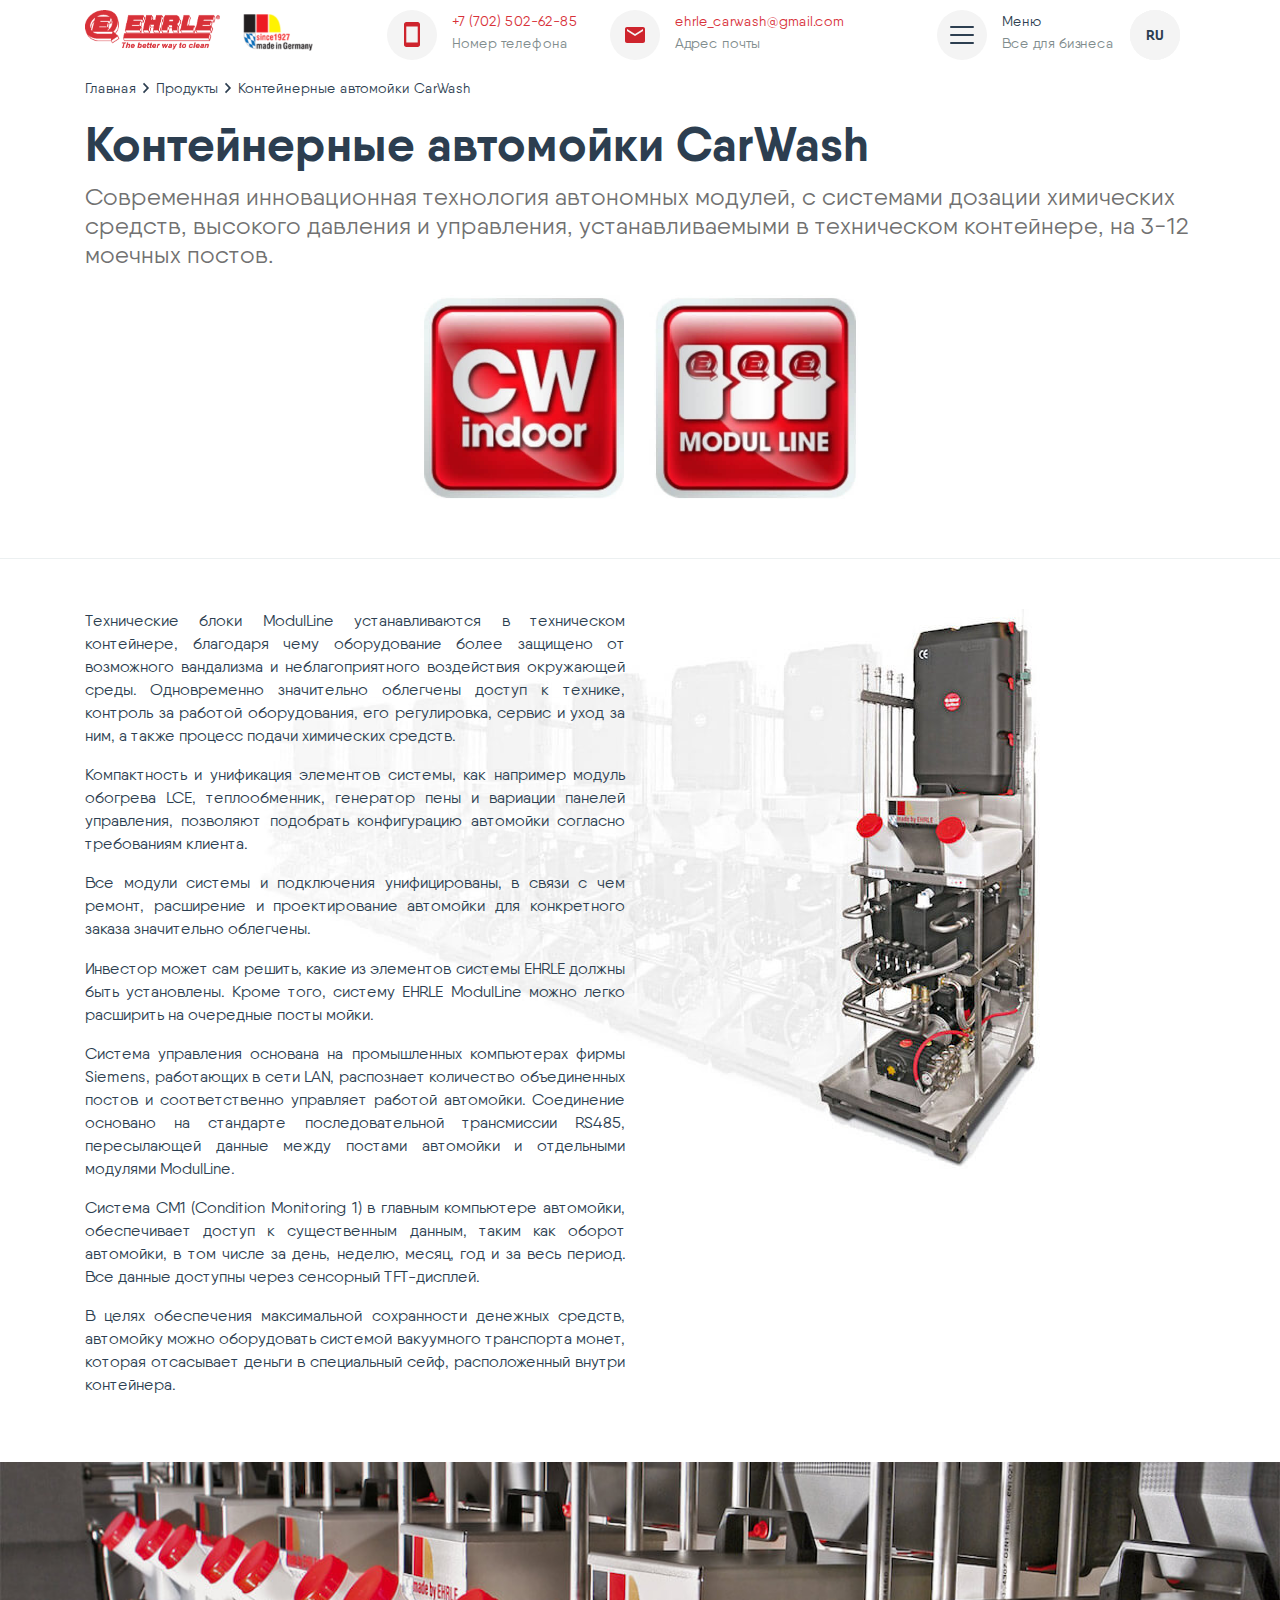
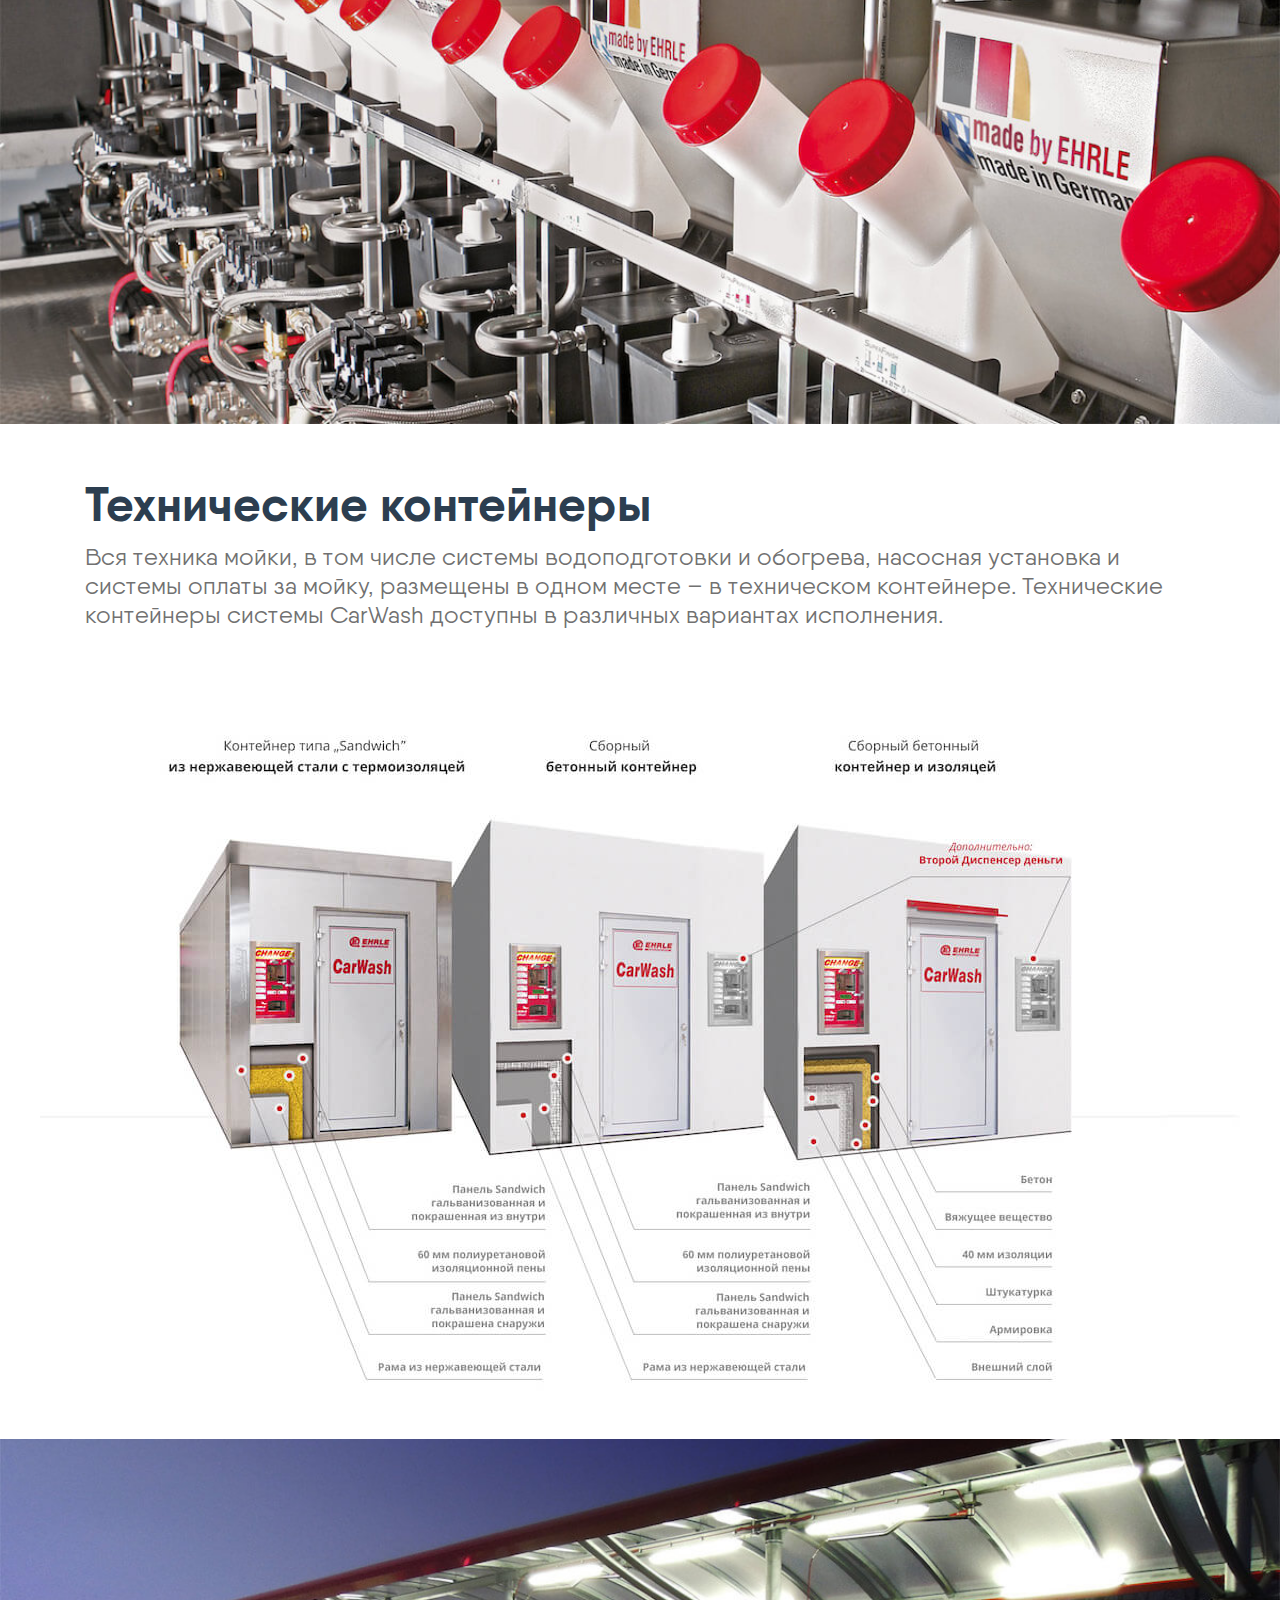
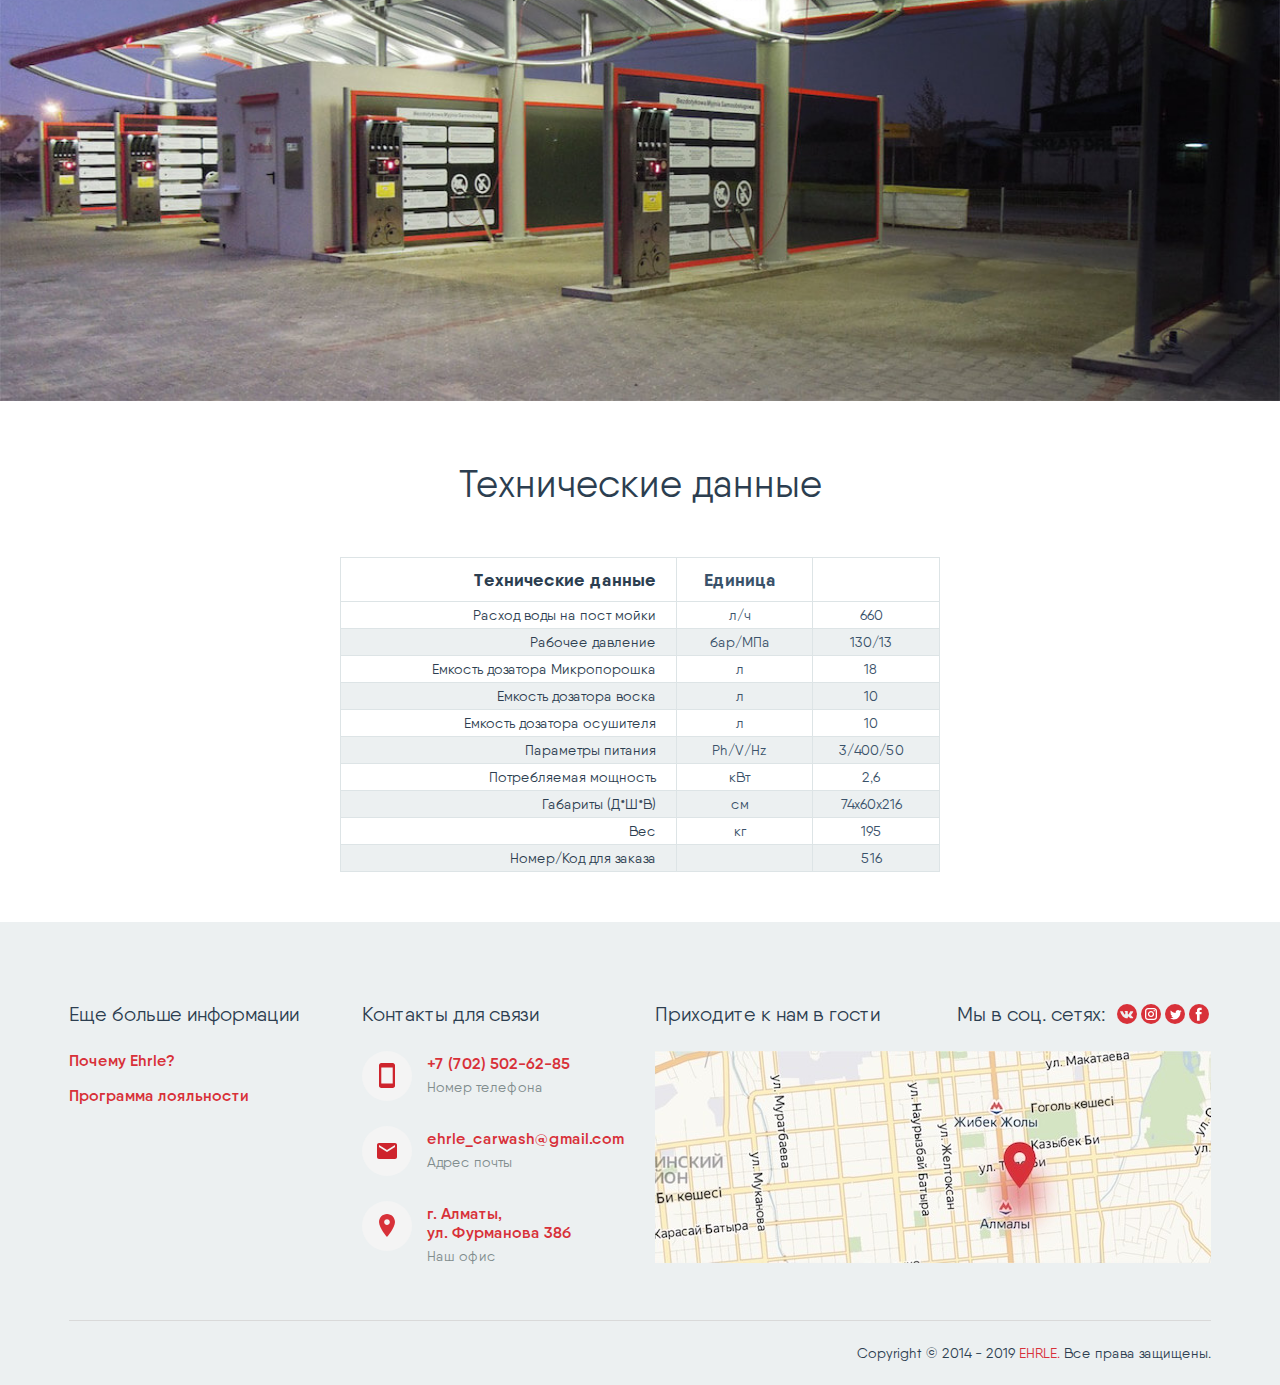
<file: container_carwash.html>
<!DOCTYPE html>
<html lang="ru">
<head>
  <title>Контейнерная автомойка CarWash - EHRLE</title>
<meta name="google-site-verification" content="" />
<meta charset="utf-8">
<meta name="viewport" content="width=device-width, initial-scale=1, shrink-to-fit=no">
<meta http-equiv="x-ua-compatible" content="ie=edge">
<meta name="description" content="Бесконтактные мойки самообслуживания, которые работают 24 часа в сутки, 7 дней в неделю - все время генерируя прибыль по всей Европе и за ее пределами">
<meta name="keywords" content="мойка, автомойка, ehrle, самообслуживание, бесконтактные мойки, инвестиции">
<meta name="author" content="Yerbol Syzdyk, Aidos Kurmashev">
<!--<meta property="og:image" content="url_image">-->
<!--<meta property="og:title" content="">-->
<!--<meta property="twitter:title" content="">-->
<!--<meta property="og:description" content="">-->
<!--<meta property="twitter:description" content="">-->
<!--<meta name="twitter:image" content="">-->
<!--<meta property="og:image" content="">-->
<!--<meta property="og:type" content="website">-->
<!--<meta property="og:url" content="">-->
<!--<meta property="og:site_name" content="">-->
<!--<meta property="og:locale" content="ru-RU">-->
<!--<meta name="twitter:url" content="">-->
<!--<meta name="yandex-verification" content=""/>-->
<link rel="stylesheet" href="./assets/css/main.css"/>
<link rel="shortcut icon" href="/favicon.ico"/>
</head>
<body class="lang-ru">
<div id="app">
  <input type="hidden" value="container_carwash" id="sitepage">
  <header>
<div class="menu" :class="{'menu-opened': isMenuOpened}">
  <div class="container">
    <div class="menu_nav menu_row">
      <div class="menu_col">
        <a class="menu_col_title menu_title" href="#" target="_blank">Продукты</a>
        <div class="menu_links">
          <a class="menu_link" href="./container_carwash.html" @click="closeMenu">Контейнерные автомойки CarWash</a>
          <a class="menu_link" href="./module_carwash.html" @click="closeMenu">Модульные автомойки CarWash</a>
          <a class="menu_link" href="./smartwash.html" @click="closeMenu">Автомойка JetWash</a>
          <a class="menu_link" href="./smartwash.html" @click="closeMenu">Автомойка SmartWash</a>
          <a class="menu_link" href="./chemistry.html" @click="closeMenu">Химия</a>
          <a class="menu_link" href="http://www.ehrle.kz/ru/produkty1/mietallokonstrukcyi/" target="_blank">Металлоконструкции</a>
          <a class="menu_link" href="http://www.ehrle.kz/ru/produkty1/aksiessuary/" target="_blank">Аксессуары</a>
          <a class="menu_link" href="http://www.ehrle.kz/ru/produkty1/apparaty_wysokogo_dawlenija/" target="_blank">Аппараты высокого давления</a>
          <a class="menu_link" href="http://www.ehrle.kz/ru/produkty1/profiessionalnyje_pylesosy/" target="_blank">Профессиональные пылесосы</a>
        </div>
      </div>
      <div class="menu_col">
        <a class="menu_col_title menu_title" href="./beskontakt.html">Технология</a>
        <div class="menu_links">
          <a class="menu_link" href="./beskontakt.html#beskontakt" @click="closeMenu">Бесконтакная мойка</a>
          <a class="menu_link" href="./beskontakt.html#vda" @click="closeMenu">Сертификат VDA</a>
          <a class="menu_link" href="./beskontakt.html#modul_line" @click="closeMenu">Modul Line ETRONIC 4</a>
          <a class="menu_link" href="./beskontakt.html#ehrlesol"  @click="closeMenu">EHRLESol™</a>
          <a class="menu_link" href="./beskontakt.html#real_time_display" @click="closeMenu">Real Time Display</a>
          <a class="menu_link" href="./beskontakt.html#lce_slm" @click="closeMenu">LCE / SLM</a>
          <a class="menu_link" href="./beskontakt.html#micropowder" @click="closeMenu">Система Дoзaции Микpoпopoшкa</a>
          <a class="menu_link" href="./beskontakt.html#foam" @click="closeMenu">Активная пена</a>
        </div>
      </div>
      <div class="menu_col">
        <a class="menu_col_title menu_title" href="#" target="_blank">Компания</a>
        <div class="menu_links">
          <a class="menu_link" href="http://www.ehrle.kz/ru/kompanija/tradicyi/" target="_blank">Традиция</a>
          <a class="menu_link" href="http://www.ehrle.kz/ru/kompanija/ehrle_w_mirie/" target="_blank">EHRLE в мире</a>
          <a class="menu_link" href="http://www.ehrle.kz/ru/kompanija/naszy_zawody/" target="_blank">Наши заводы</a>
          <a class="menu_link" href="http://www.ehrle.kz/ru/kompanija/nowosti_ehrle/" target="_blank">Новости EHRLE</a>
        </div>
        <div class="social_links">
          <div class="menu_title social_label mb-0">Мы в соц. сетях:</div>
          <a class="social_link" href="#" target="_blank">
            <img src="./assets/images/social_vk.svg" alt="">
          </a>
          <a class="social_link" href="#" target="_blank">
            <img src="./assets/images/social_instagram.svg" alt="">
          </a>
          <a class="social_link" href="#" target="_blank">
            <img src="./assets/images/social_twitter.svg" alt="">
          </a>
          <a class="social_link" href="#" target="_blank">
            <img src="./assets/images/social_facebook.svg" alt="">
          </a>
        </div>
      </div>
    </div>
    <div class="menu_line"></div>
    <div class="menu_footer menu_row">
      <div class="menu_col">
        <a href="#" target="_blank" class="menu_link menu_link-accent">Почему Ehrle?</a>
        <a href="#" target="_blank" class="menu_link menu_link-accent">Программа лояльности</a>
<!--        <a href="#" target="_blank" class="menu_link menu_link-accent">Инвестиционный процесс шаг за шагом</a>-->
<!--        <a href="#" target="_blank" class="menu_link menu_link-accent">Галерея реализации</a>-->
<!--        <a href="#" target="_blank" class="menu_link menu_link-accent">Спроектируй свою мойку</a>-->
<!--        <a href="#" target="_blank" class="menu_link menu_link-accent">Стройка И Монтаж Автомойки EHRLE</a>-->
<!--        <a href="#" target="_blank" class="menu_link menu_link-accent">Ehrle в зимний период</a>-->
      </div>
      <div class="menu_col menu_col-wide">
        <div class="menu_col_title menu_title">Приходите к нам в гости</div>
        <a href="#" target="_blank" class="menu_map">
          <img src="./assets/images/map.jpg" srcset="./assets/images/map@2x.jpg 2x" alt="">
        </a>
      </div>
      <div class="menu_col"></div>
    </div>
  </div>
</div>
<nav class="nav">
  <div class="container d-flex">
    <a href="/" class="mr-xl-3 mr-1"><img class="nav_brand" src="./assets/images/ehrle_logo.png" height="40px" alt=""></a>
    <img class="nav_second_logo mr-xl-4 mr-2" src="./assets/images/german_logo.png" height="44px" alt="">
    <div class="link_contact icon_block d-none d-md-block ml-auto mr-xl-3 mr-0">
      <a href="tel: +77025026285" target="_blank">
        <div class="icon_block_icon">
          <img src="./assets/images/phone.svg" alt="">
        </div>
        <div class="d-none d-xl-block icon_block_value pseudo_link">+7 (702) 502-62-85</div>
        <div class="d-none d-xl-block icon_block_subtitle">Номер телефона</div>
      </a>
    </div>
    <div class="link_contact icon_block d-none d-md-block ml-xl-3 ml-1 mr-auto">
      <a href="mailto: ehrle_carwash@gmail.com" target="_blank">
        <div class="icon_block_icon">
          <img src="./assets/images/email.svg" alt="">
        </div>
        <div class="d-none d-xl-block icon_block_value pseudo_link">ehrle_carwash@gmail.com</div>
        <div class="d-none d-xl-block icon_block_subtitle">Адрес почты</div>
      </a>
    </div>
    <div class="icon_block ml-auto">
      <button class="btn_custom" @click="toggleMenu">
        <div class="icon_block_icon">
          <div class="menu_toggler" :class="{'menu_toggler-close': isMenuOpened}"><span></span><span></span><span></span></div>
        </div>
        <div class="d-none d-xl-block icon_block_value">Меню</div>
        <div class="d-none d-xl-block icon_block_subtitle">Все для бизнеса</div>
      </button>
    </div>
    <div class="icon_block ml-xl-3 ml-1 lang_select lang_select_container" :class="{'lang_select-opened': isLanguagesSelecting}">
      <button class="btn_custom lang_select_item" v-for="lang in languages" @click="langButtonPressed(lang)" :class="{'lang_select_item-selected': lang===selectedLang}">
        <div class="icon_block_icon">
          <span class="icon_block_icon_text fw-bold">{{lang.toUpperCase()}}</span>
        </div>
      </button>
      <div class="lang_select_backdrop" @click="langButtonPressed(selectedLang)"></div>
    </div>
  </div>
</nav>
  <scroll-top v-if="showScroll"/>
</header>
  <div class="container content-first">
    <ul class="breadcrumbs">
      <li class="breadcrumbs-item">
        <a href="./">Главная</a>
      </li>
      <li class="breadcrumbs-item">
        <a href="./#section_products">Продукты</a>
      </li>
      <li class="breadcrumbs-item">
        <span>Контейнерные автомойки CarWash</span>
      </li>
    </ul>
  </div>
  <div class="content pt-2 content-bordered">
    <div class="container">
      <h1 class="content_header">
        Контейнерные автомойки CarWash
      </h1>
      <p class="content_subtitle">Современная  инновационная технология автономных модулей, с системами дозации химических средств, высокого давления и управления, устанавливаемыми в техническом контейнере, на 3-12 моечных постов.</p>
      <div class="text-center mb-5">
        <span style="max-width: 500px; display: inline-block; padding: 10px 30px;">
          <img src="./assets/images/carwash.jpg" alt="" width="100%">
        </span>
      </div>
    </div>
  </div>
  <div class="content" style="background: url(./assets/images/containersbox_bg.jpg) no-repeat top 50px center;">
    <div class="container">
      <div class="row">
        <div class="col-md-6">
          <p class="paragraph paragraph-j">
            Технические блоки ModulLine устанавливаются в техническом контейнере, благодаря чему оборудование более защищено от возможного вандализма и неблагоприятного воздействия окружающей среды. Одновременно значительно облегчены доступ к технике, контроль за работой оборудования, его регулировка, сервис и уход за ним, а также процесс подачи химических средств.
          </p>
          <p class="paragraph paragraph-j">
            Компактность и унификация элементов системы, как например модуль обогрева LCE, теплообменник, генератор пены и вариации панелей управления, позволяют подобрать конфигурацию автомойки согласно требованиям клиента.
          </p>
          <p class="paragraph paragraph-j">
            Все модули системы и подключения унифицированы, в связи с чем ремонт, расширение и проектирование автомойки для конкретного заказа значительно облегчены.
          </p>
          <p class="paragraph paragraph-j">
            Инвестор может сам решить, какие из элементов  системы EHRLE должны быть установлены. Кроме того, систему EHRLE ModulLine можно легко расширить на очередные посты мойки.
          </p>
          <p class="paragraph paragraph-j">
            Система управления основана на промышленных компьютерах фирмы Siemens, работающих в сети LAN, распознает количество объединенных постов и соответственно управляет работой автомойки. Соединение основано на стандарте последовательной трансмиссии RS485, пересылающей  данные между постами автомойки и отдельными модулями ModulLine.
          </p>
          <p class="paragraph paragraph-j">
            Система CM1 (Condition Monitoring 1) в главным компьютере автомойки, обеспечивает доступ к существенным данным, таким как оборот автомойки, в том числе за день, неделю, месяц, год и за весь период. Все данные доступны через сенсорный TFT-дисплей.
          </p>
          <p class="paragraph paragraph-j">
            В целях обеспечения максимальной сохранности денежных средств, автомойку можно оборудовать системой вакуумного транспорта монет, которая отсасывает деньги в специальный сейф, расположенный внутри контейнера.
          </p>
        </div>
      </div>
    </div>
  </div>
  <img src="./assets/images/containers_photo.jpg" width="100%"/>
  <div class="content">
    <div class="container">
      <h2 class="content_header">Технические контейнеры</h2>
      <p class="content_subtitle">Вся техника мойки, в том числе системы водоподготовки и обогрева, насосная установка и системы оплаты за мойку, размещены в одном месте – в техническом контейнере. Технические контейнеры системы CarWash доступны в различных вариантах исполнения.</p>
    </div>
  </div>
  <img src="./assets/images/containers_photo1_ru.jpg" style="max-width: 1200px; width: 100%" class="d-block mx-auto mb-5"/>
  <img src="./assets/images/containers_photo3.jpg" style="width: 100%"/>
  <div class="content">
    <div class="container">
      <div class="content_header text-center">
        <small>Технические данные</small>
      </div>
      <div class="table-container mx-auto mt-5" style="max-width: 600px">
        <table class="table-classic table-lct">
          <thead>
            <tr>
              <th>Технические данные</th>
              <th>Единица</th>
              <th>&nbsp;</th>
            </tr>
          </thead>
          <tbody>
            <tr>
              <td>Расход воды на пост мойки</td>
              <td>л/ч</td>
              <td>660</td>
            </tr>
            <tr>
              <td>Рабочее давление</td>
              <td>бар/МПа</td>
              <td>130/13</td>
            </tr>
            <tr>
              <td>Емкость дозатора Микропорошка</td>
              <td>л</td>
              <td>18</td>
            </tr>
            <tr>
              <td>Емкость дозатора воска</td>
              <td>л</td>
              <td>10</td>
            </tr>
            <tr>
              <td>Емкость дозатора осушителя</td>
              <td>л</td>
              <td>10</td>
            </tr>
            <tr>
              <td>Параметры питания</td>
              <td>Ph/V/Hz</td>
              <td>3/400/50</td>
            </tr>
            <tr>
              <td>Потребляемая мощность</td>
              <td>кВт</td>
              <td>2,6</td>
            </tr>
            <tr>
              <td>Габариты (Д*Ш*В)</td>
              <td>см</td>
              <td>74x60x216</td>
            </tr>
            <tr>
              <td>Вес</td>
              <td>кг</td>
              <td>195</td>
            </tr>
            <tr>
              <td>Номер/Код для заказа</td>
              <td>&nbsp;</td>
              <td>516</td>
            </tr>
          </tbody>
        </table>
      </div>
    </div>
  </div>
  <footer class="footer">
  <div class="footer_container_row">
    <div class="item">
      <div class="footer_label">
        Еще больше информации
      </div>
      <ul class="ul_custom">
        <li class="footer_link">
          <a href="#" target="_blank">Почему Ehrle?</a>
        </li>
        <li class="footer_link">
          <a href="#" target="_blank">Программа лояльности</a>
        </li>
<!--        <li class="footer_link">-->
<!--          <a href="#" target="_blank">Инвестиционный процесс шаг за шагом</a>-->
<!--        </li>-->
<!--        <li class="footer_link">-->
<!--          <a href="#" target="_blank">Галерея реализации</a>-->
<!--        </li>-->
<!--        <li class="footer_link">-->
<!--          <a href="#" target="_blank">Спроектируй свою мойку</a>-->
<!--        </li>-->
<!--        <li class="footer_link">-->
<!--          <a href="#" target="_blank">Стройка И Монтаж Автомойки EHRLE</a>-->
<!--        </li>-->
<!--        <li class="footer_link">-->
<!--          <a href="#" target="_blank">Ehrle в зимний период</a>-->
<!--        </li>-->
      </ul>
    </div>
    <div class="item">
      <div class="footer_label">
        Контакты для связи
      </div>
      <ul class="ul_custom">
        <li class="footer_link footer_link_contact icon_block link_contact">
          <a href="#" target="_blank">
            <div class="icon_block_icon">
              <img src="./assets/images/phone.svg" alt="">
            </div>
            <div class="icon_block_value pseudo_link">+7 (702) 502-62-85</div>
            <div class="icon_block_subtitle">Номер телефона</div>
          </a>
        </li>
        <li class="footer_link footer_link_contact icon_block link_contact">
          <a href="#" target="_blank">
            <div class="icon_block_icon">
              <img src="./assets/images/email.svg" alt="">
            </div>
            <div class="icon_block_value pseudo_link">ehrle_carwash@gmail.com</div>
            <div class="icon_block_subtitle">Адрес почты</div>
          </a>
        </li>
        <li class="footer_link footer_link_contact icon_block link_contact">
          <a href="#" target="_blank">
            <div class="icon_block_icon">
              <img src="./assets/images/map.svg" alt="">
            </div>
            <div class="icon_block_value pseudo_link">г. Алматы, <br/>ул. Фурманова 38б</div>
            <div class="icon_block_subtitle">Наш офис</div>
          </a>
        </li>
      </ul>
    </div>
    <div class="item item-wide">
      <div class="d-sm-flex flex-wrap">
        <div class="footer_label">Приходите к нам в гости</div>
        <div class="footer_social social_links">
          <div class="footer_label social_label">Мы в соц. сетях:</div>
          <a class="social_link" href="#" target="_blank">
            <img src="./assets/images/social_vk.svg" alt="">
          </a>
          <a class="social_link" href="#" target="_blank">
            <img src="./assets/images/social_instagram.svg" alt="">
          </a>
          <a class="social_link" href="#" target="_blank">
            <img src="./assets/images/social_twitter.svg" alt="">
          </a>
          <a class="social_link" href="#" target="_blank">
            <img src="./assets/images/social_facebook.svg" alt="">
          </a>
        </div>
      </div>
      <a href="#" target="_blank" class="footer_map">
        <img src="./assets/images/map.jpg" srcset="./assets/images/map@2x.jpg 2x" alt="">
      </a>
    </div>
  </div>
  <div class="footer_container">
    <div class="footer_line"></div>
    <div class="footer_external_links">
      <!--<a href="#" target="_blank">Обработка персональных данных</a>-->
      <!--<a href="#" target="_blank">Условия бронирования счёта</a>-->
      <!--<a href="#" target="_blank">Пользовательское соглашение</a>-->
      <span>Copyright © 2014 - 2019 <a href="/">EHRLE.</a> Все права защищены.</span>
    </div>
  </div>
</footer>

  <div class="modal_wrapper" :class="{'modal_wrapper-show': showModal}">
    <div class="modal_backdrop" @click="closeModal"></div>
    <div class="modal_container justify-content-between">
        <button class="btn_custom modal_close" @click="closeModal"><img src="./assets/images/menu_close.svg" alt=""></button>
        <div class="modal_body">
            <h2 class="heading ">Введите ваши данные</h2>
            <form class="modal_form">
                <div class="form_item form_field">
                    <input type="text" class="input" id="modal_name" placeholder=" ">
                    <label for="modal_name" class="input_label"><span>Имя Фамилия</span></label>
                </div>
                <div class="form_item form_field">
                    <input type="text" class="input" id="modal_phone" placeholder="+7 (000) 000 - 00 - 00">
                    <label for="modal_phone" class="input_label"><span>Телефон</span></label>
                </div>
                <div class="form_item">
                    <button type="submit" class="btn btn_primary">Оставить заявку</button>
                </div>
            </form>
<!--            <p class="form_subtitle text-center mt-4">Оставляя заявку, вы соглашаетесь на <a href="#" target="_blank">обработку персональных данных</a> и c <a href="#" target="_blank">условиями бронирования счёта</a></p>-->
        </div>
    </div>
</div>

</div>
<script src="./assets/js/main.js"></script>
</body>
</html>
</file>
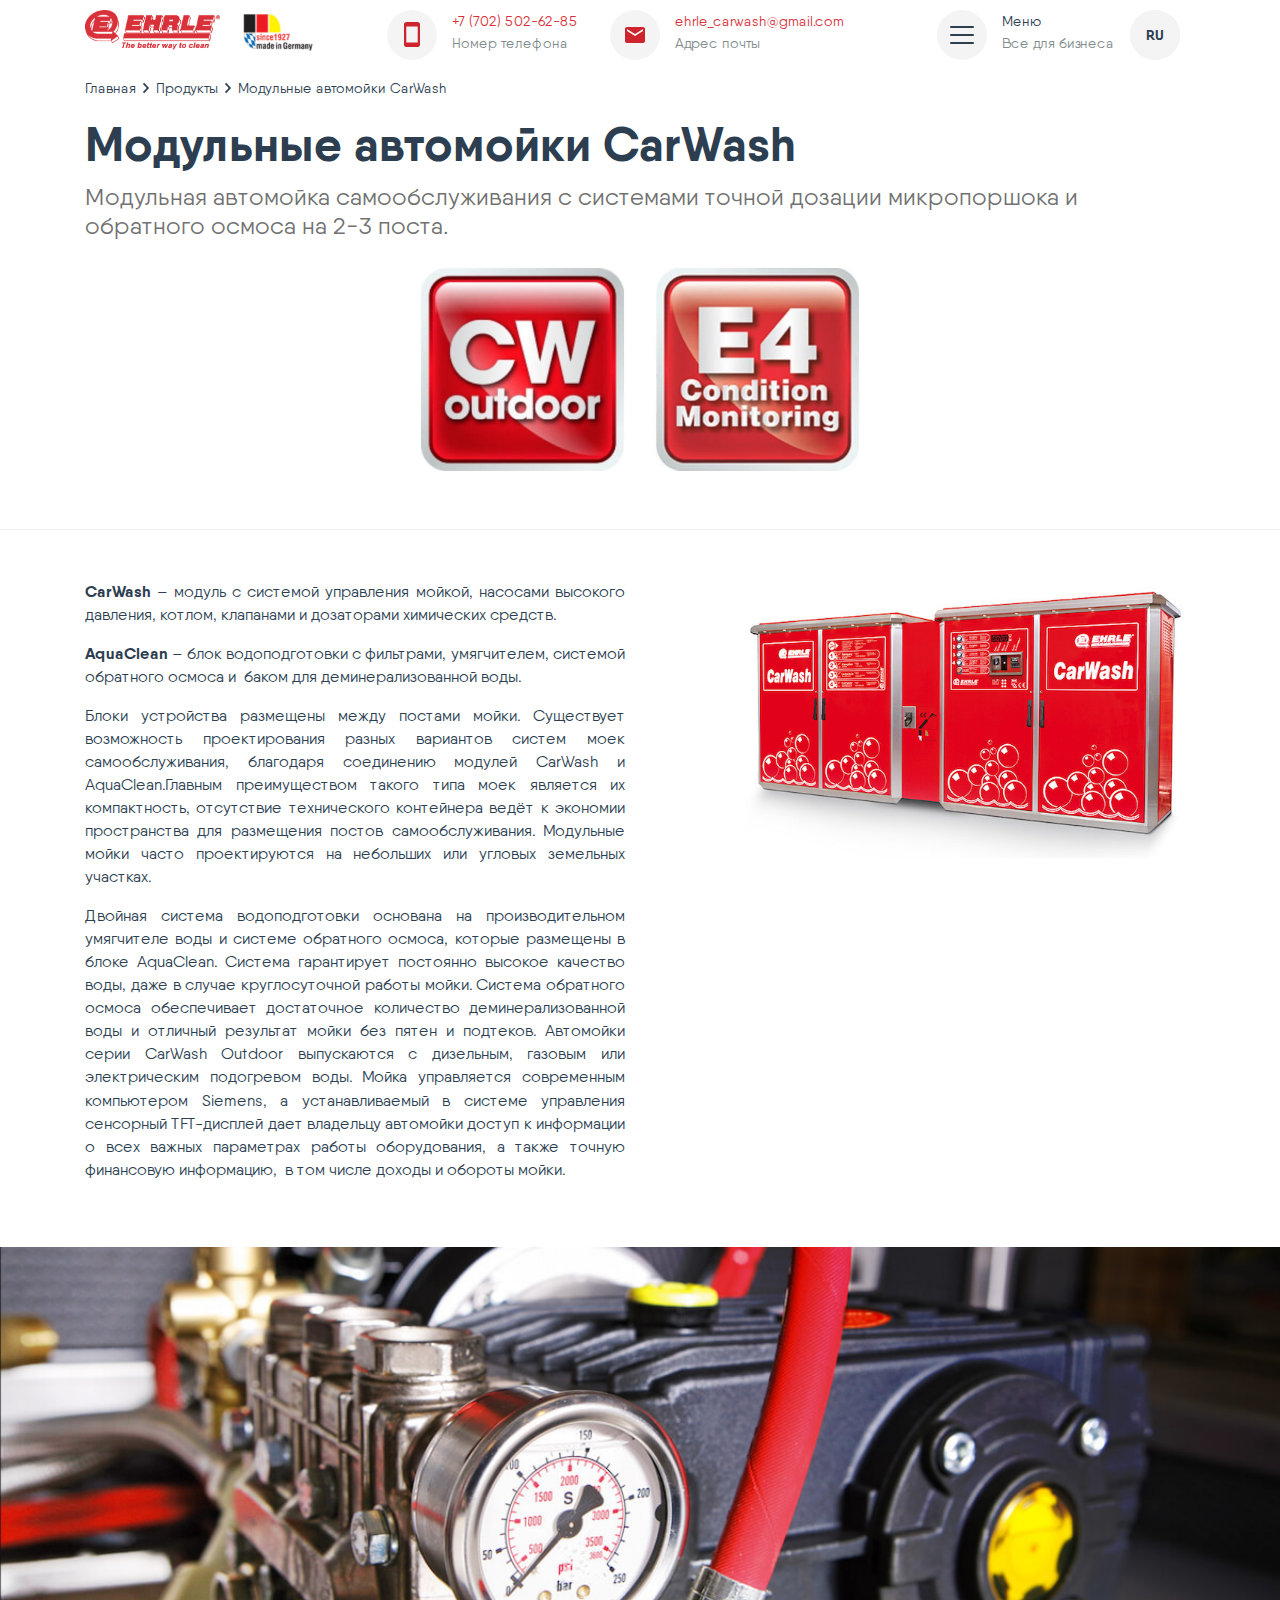
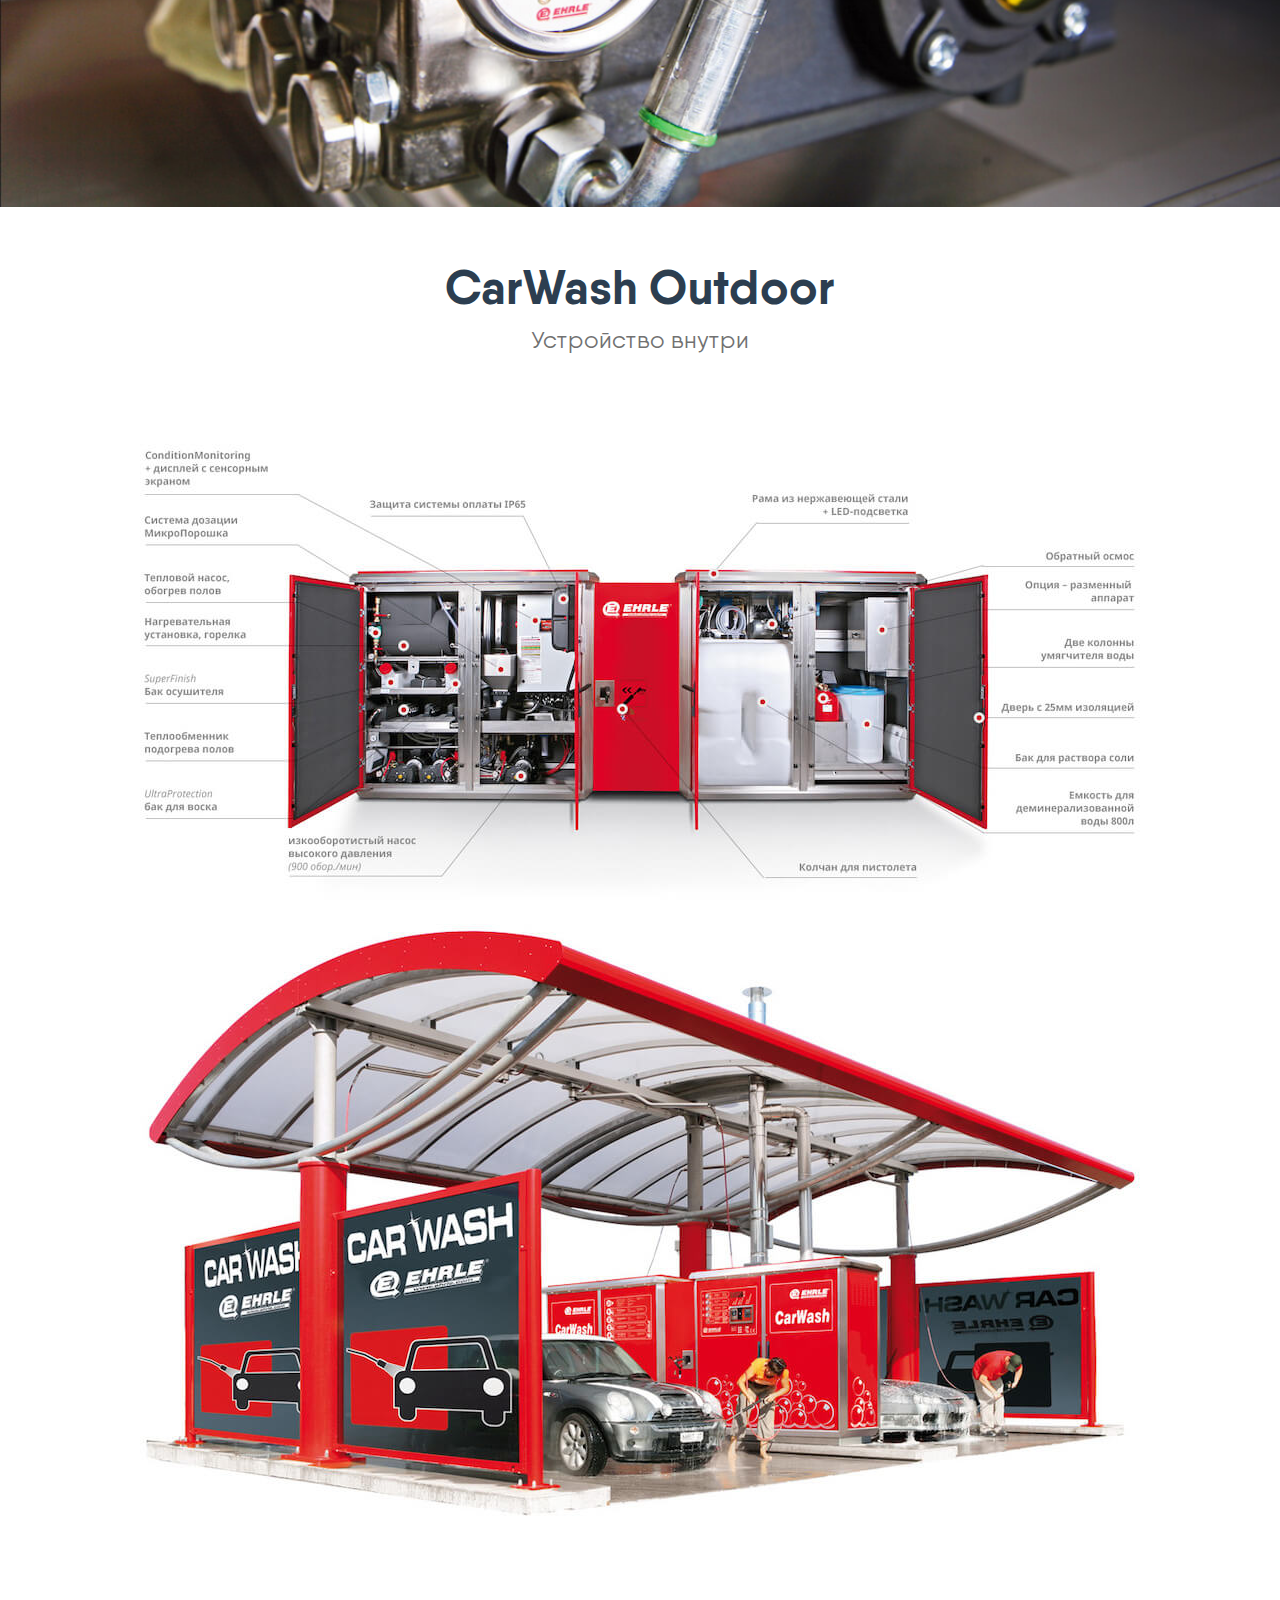
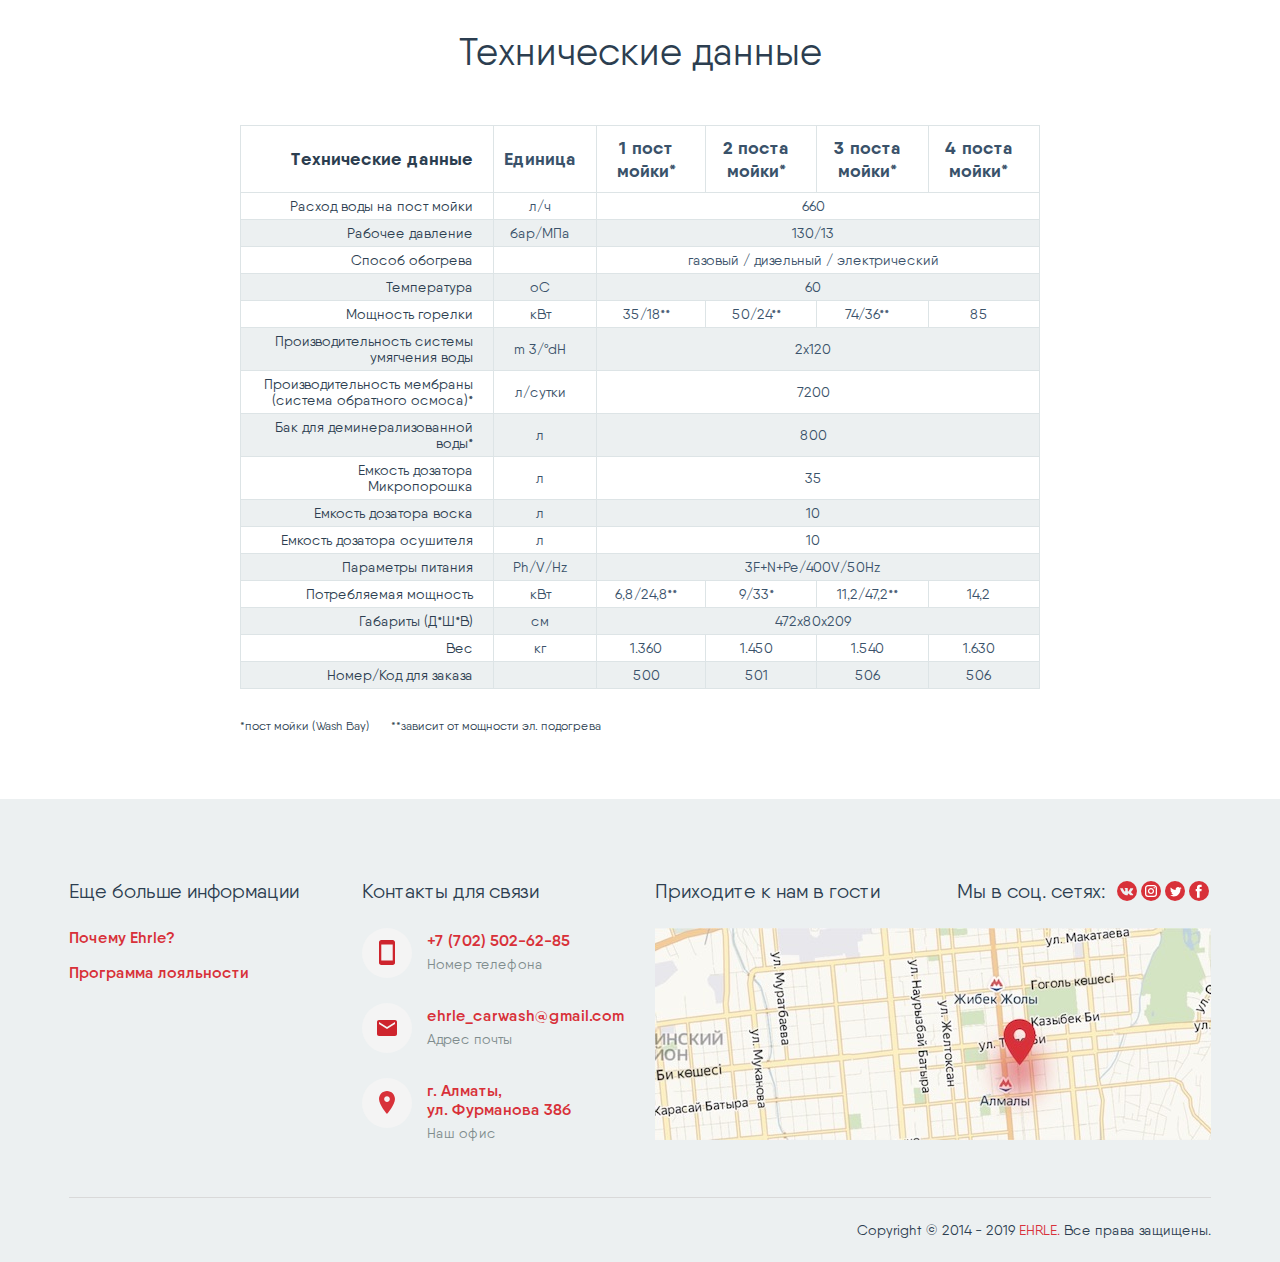
<file: module_carwash.html>
<!DOCTYPE html>
<html lang="ru">
<head>
  <title>Модульная автомойка CarWash - EHRLE</title>
<meta name="google-site-verification" content="" />
<meta charset="utf-8">
<meta name="viewport" content="width=device-width, initial-scale=1, shrink-to-fit=no">
<meta http-equiv="x-ua-compatible" content="ie=edge">
<meta name="description" content="Бесконтактные мойки самообслуживания, которые работают 24 часа в сутки, 7 дней в неделю - все время генерируя прибыль по всей Европе и за ее пределами">
<meta name="keywords" content="мойка, автомойка, ehrle, самообслуживание, бесконтактные мойки, инвестиции">
<meta name="author" content="Yerbol Syzdyk, Aidos Kurmashev">
<!--<meta property="og:image" content="url_image">-->
<!--<meta property="og:title" content="">-->
<!--<meta property="twitter:title" content="">-->
<!--<meta property="og:description" content="">-->
<!--<meta property="twitter:description" content="">-->
<!--<meta name="twitter:image" content="">-->
<!--<meta property="og:image" content="">-->
<!--<meta property="og:type" content="website">-->
<!--<meta property="og:url" content="">-->
<!--<meta property="og:site_name" content="">-->
<!--<meta property="og:locale" content="ru-RU">-->
<!--<meta name="twitter:url" content="">-->
<!--<meta name="yandex-verification" content=""/>-->
<link rel="stylesheet" href="./assets/css/main.css"/>
<link rel="shortcut icon" href="/favicon.ico"/>
  <!-- endbuild -->
</head>
<body class="lang-ru">
<div id="app">
  <input type="hidden" value="module_carwash" id="sitepage">
  <header>
<div class="menu" :class="{'menu-opened': isMenuOpened}">
  <div class="container">
    <div class="menu_nav menu_row">
      <div class="menu_col">
        <a class="menu_col_title menu_title" href="#" target="_blank">Продукты</a>
        <div class="menu_links">
          <a class="menu_link" href="./container_carwash.html" @click="closeMenu">Контейнерные автомойки CarWash</a>
          <a class="menu_link" href="./module_carwash.html" @click="closeMenu">Модульные автомойки CarWash</a>
          <a class="menu_link" href="./smartwash.html" @click="closeMenu">Автомойка JetWash</a>
          <a class="menu_link" href="./smartwash.html" @click="closeMenu">Автомойка SmartWash</a>
          <a class="menu_link" href="./chemistry.html" @click="closeMenu">Химия</a>
          <a class="menu_link" href="http://www.ehrle.kz/ru/produkty1/mietallokonstrukcyi/" target="_blank">Металлоконструкции</a>
          <a class="menu_link" href="http://www.ehrle.kz/ru/produkty1/aksiessuary/" target="_blank">Аксессуары</a>
          <a class="menu_link" href="http://www.ehrle.kz/ru/produkty1/apparaty_wysokogo_dawlenija/" target="_blank">Аппараты высокого давления</a>
          <a class="menu_link" href="http://www.ehrle.kz/ru/produkty1/profiessionalnyje_pylesosy/" target="_blank">Профессиональные пылесосы</a>
        </div>
      </div>
      <div class="menu_col">
        <a class="menu_col_title menu_title" href="./beskontakt.html" target="_blank">Технология</a>
        <div class="menu_links">
          <a class="menu_link" href="./beskontakt.html#beskontakt" @click="closeMenu">Бесконтакная мойка</a>
          <a class="menu_link" href="./beskontakt.html#vda" @click="closeMenu">Сертификат VDA</a>
          <a class="menu_link" href="./beskontakt.html#modul_line" @click="closeMenu">Modul Line ETRONIC 4</a>
          <a class="menu_link" href="./beskontakt.html#ehrlesol"  @click="closeMenu">EHRLESol™</a>
          <a class="menu_link" href="./beskontakt.html#real_time_display" @click="closeMenu">Real Time Display</a>
          <a class="menu_link" href="./beskontakt.html#lce_slm" @click="closeMenu">LCE / SLM</a>
          <a class="menu_link" href="./beskontakt.html#micropowder" @click="closeMenu">Система Дoзaции Микpoпopoшкa</a>
          <a class="menu_link" href="./beskontakt.html#foam" @click="closeMenu">Активная пена</a>
        </div>
      </div>
      <div class="menu_col">
        <a class="menu_col_title menu_title" href="#" target="_blank">Компания</a>
        <div class="menu_links">
          <a class="menu_link" href="http://www.ehrle.kz/ru/kompanija/tradicyi/" target="_blank">Традиция</a>
          <a class="menu_link" href="http://www.ehrle.kz/ru/kompanija/ehrle_w_mirie/" target="_blank">EHRLE в мире</a>
          <a class="menu_link" href="http://www.ehrle.kz/ru/kompanija/naszy_zawody/" target="_blank">Наши заводы</a>
          <a class="menu_link" href="http://www.ehrle.kz/ru/kompanija/nowosti_ehrle/" target="_blank">Новости EHRLE</a>
        </div>
        <div class="social_links">
          <div class="menu_title social_label mb-0">Мы в соц. сетях:</div>
          <a class="social_link" href="#" target="_blank">
            <img src="./assets/images/social_vk.svg" alt="">
          </a>
          <a class="social_link" href="#" target="_blank">
            <img src="./assets/images/social_instagram.svg" alt="">
          </a>
          <a class="social_link" href="#" target="_blank">
            <img src="./assets/images/social_twitter.svg" alt="">
          </a>
          <a class="social_link" href="#" target="_blank">
            <img src="./assets/images/social_facebook.svg" alt="">
          </a>
        </div>
      </div>
    </div>
    <div class="menu_line"></div>
    <div class="menu_footer menu_row">
      <div class="menu_col">
        <a href="#" target="_blank" class="menu_link menu_link-accent">Почему Ehrle?</a>
        <a href="#" target="_blank" class="menu_link menu_link-accent">Программа лояльности</a>
<!--        <a href="#" target="_blank" class="menu_link menu_link-accent">Инвестиционный процесс шаг за шагом</a>-->
<!--        <a href="#" target="_blank" class="menu_link menu_link-accent">Галерея реализации</a>-->
<!--        <a href="#" target="_blank" class="menu_link menu_link-accent">Спроектируй свою мойку</a>-->
<!--        <a href="#" target="_blank" class="menu_link menu_link-accent">Стройка И Монтаж Автомойки EHRLE</a>-->
<!--        <a href="#" target="_blank" class="menu_link menu_link-accent">Ehrle в зимний период</a>-->
      </div>
      <div class="menu_col menu_col-wide">
        <div class="menu_col_title menu_title">Приходите к нам в гости</div>
        <a href="#" target="_blank" class="menu_map">
          <img src="./assets/images/map.jpg" srcset="./assets/images/map@2x.jpg 2x" alt="">
        </a>
      </div>
      <div class="menu_col"></div>
    </div>
  </div>
</div>
<nav class="nav">
  <div class="container d-flex">
    <a href="/" class="mr-xl-3 mr-1"><img class="nav_brand" src="./assets/images/ehrle_logo.png" height="40px" alt=""></a>
    <img class="nav_second_logo mr-xl-4 mr-2" src="./assets/images/german_logo.png" height="44px" alt="">
    <div class="link_contact icon_block d-none d-md-block ml-auto mr-xl-3 mr-0">
      <a href="tel: +77025026285" target="_blank">
        <div class="icon_block_icon">
          <img src="./assets/images/phone.svg" alt="">
        </div>
        <div class="d-none d-xl-block icon_block_value pseudo_link">+7 (702) 502-62-85</div>
        <div class="d-none d-xl-block icon_block_subtitle">Номер телефона</div>
      </a>
    </div>
    <div class="link_contact icon_block d-none d-md-block ml-xl-3 ml-1 mr-auto">
      <a href="mailto: ehrle_carwash@gmail.com" target="_blank">
        <div class="icon_block_icon">
          <img src="./assets/images/email.svg" alt="">
        </div>
        <div class="d-none d-xl-block icon_block_value pseudo_link">ehrle_carwash@gmail.com</div>
        <div class="d-none d-xl-block icon_block_subtitle">Адрес почты</div>
      </a>
    </div>
    <div class="icon_block ml-auto">
      <button class="btn_custom" @click="toggleMenu">
        <div class="icon_block_icon">
          <div class="menu_toggler" :class="{'menu_toggler-close': isMenuOpened}"><span></span><span></span><span></span></div>
        </div>
        <div class="d-none d-xl-block icon_block_value">Меню</div>
        <div class="d-none d-xl-block icon_block_subtitle">Все для бизнеса</div>
      </button>
    </div>
    <div class="icon_block ml-xl-3 ml-1 lang_select lang_select_container" :class="{'lang_select-opened': isLanguagesSelecting}">
      <button class="btn_custom lang_select_item" v-for="lang in languages" @click="langButtonPressed(lang)" :class="{'lang_select_item-selected': lang===selectedLang}">
        <div class="icon_block_icon">
          <span class="icon_block_icon_text fw-bold">{{lang.toUpperCase()}}</span>
        </div>
      </button>
      <div class="lang_select_backdrop" @click="langButtonPressed(selectedLang)"></div>
    </div>
  </div>
</nav>
  <scroll-top v-if="showScroll"/>
</header>
  <div class="container content-first">
    <ul class="breadcrumbs">
      <li class="breadcrumbs-item">
        <a href="./">Главная</a>
      </li>
      <li class="breadcrumbs-item">
        <a href="./#section_products">Продукты</a>
      </li>
      <li class="breadcrumbs-item">
        <span>Модульные автомойки CarWash</span>
      </li>
    </ul>
  </div>
  <div class="content pt-2 content-bordered">
    <div class="container">
      <h1 class="content_header">
        Модульные автомойки CarWash
      </h1>
      <p class="content_subtitle">Модульная автомойка самообслуживания с системами точной дозации микропоршока и обратного осмоса на 2-3 поста.</p>
      <div class="text-center mb-5">
        <span style="max-width: 500px; display: inline-block; padding: 10px 30px;">
          <img src="./assets/images/module_carwash.jpg" alt="" width="100%">
        </span>
      </div>
    </div>
  </div>
  <div class="content">
    <div class="container">
      <div class="row">
        <div class="col-md-6">
          <p class="paragraph paragraph-j"><strong>CarWash </strong>– модуль с системой управления мойкой, насосами высокого давления, котлом, клапанами и дозаторами химических средств.</p>

          <p class="paragraph paragraph-j"><strong>AquaClean</strong> – блок водоподготовки с фильтрами, умягчителем, системой обратного осмоса и &nbsp;баком для деминерализованной воды.</p>

          <p class="paragraph paragraph-j">Блоки устройства размещены между постами мойки. Существует возможность проектирования разных вариантов систем моек самообслуживания, благодаря соединению модулей CarWash и AquaClean.Главным преимуществом такого типа моек является их компактность, отсутствие технического контейнера ведёт к экономии пространства для размещения постов самообслуживания. Модульные мойки часто проектируются на небольших или угловых земельных участках.</p>

          <p class="paragraph paragraph-j">Двойная система водоподготовки основана на производительном умягчителе воды и системе обратного осмоса, которые размещены в блоке AquaClean. Система гарантирует постоянно высокое качество воды, даже в случае круглосуточной работы мойки. Система обратного осмоса обеспечивает достаточное количество деминерализованной воды и отличный результат мойки без пятен и подтеков. Автомойки серии CarWash Outdoor выпускаются с дизельным, газовым или электрическим подогревом воды. Мойка управляется современным компьютером Siemens, а устанавливаемый в системе управления сенсорный TFT-дисплей дает владельцу автомойки доступ к информации о всех важных параметрах работы оборудования, а также точную финансовую информацию, &nbsp;в том числе доходы и обороты мойки.</p>
        </div>
        <div class="col-md-6">
          <img src="./assets/images/modules_cw.jpg" alt="" style="max-width: 450px; width: 100%" class="mx-auto mr-md-0 d-block">
        </div>
      </div>
    </div>
  </div>
  <img src="./assets/images/modules_cw_large.jpg" width="100%"/>
  <div class="content">
    <div class="container">
      <h2 class="content_header text-center">CarWash Outdoor</h2>
      <p class="content_subtitle text-center">Устройство внутри</p>
    </div>
  </div>
  <img src="./assets/images/modules_cw_indoor_ru.jpg" style="max-width: 1000px; width: 100%" class="d-block mx-auto"/>
  <img src="./assets/images/modules_cw_indoor1.jpg" style="max-width: 1000px; width: 100%" class="d-block mx-auto mb-5"/>
  <div class="content">
    <div class="container">
      <div class="content_header text-center">
        <small>Технические данные</small>
      </div>
      <div class="table-container mx-auto mt-5" style="max-width: 800px">
        <table class="table-classic table-lct">
          <thead>
            <tr>
              <th>Технические данные</th>
              <th>Единица</th>
              <th>1 пост мойки*</th>
              <th>2 поста мойки*</th>
              <th>3 поста мойки*</th>
              <th>4 поста мойки*</th>
            </tr>
          </thead>
          <tbody>
            <tr>
              <td>Расход воды на пост мойки</td>
              <td>л/ч</td>
              <td colspan="4">660</td>
            </tr>
            <tr>
              <td>Рабочее давление</td>
              <td>бар/МПа</td>
              <td colspan="4">130/13</td>
            </tr>
            <tr>
              <td>Способ обогрева</td>
              <td>&nbsp;</td>
              <td colspan="4">газовый / дизельный / электрический</td>
            </tr>
            <tr>
              <td>Температура</td>
              <td>oC</td>
              <td colspan="4">60</td>
            </tr>
            <tr>
              <td>Мощность горелки</td>
              <td>кВт</td>
              <td>35/18**</td>
              <td>50/24**</td>
              <td>74/36**</td>
              <td>85</td>
            </tr>
            <tr>
              <td>Производительность системы умягчения воды</td>
              <td>m 3/ºdH</td>
              <td colspan="4">2x120</td>
            </tr>
            <tr>
              <td>Производительность мембраны (система обратного осмоса)*</td>
              <td>л/сутки</td>
              <td colspan="4">7200</td>
            </tr>
            <tr>
              <td>Бак для деминерализованной воды*</td>
              <td>л</td>
              <td colspan="4">800</td>
            </tr>
            <tr>
              <td>Емкость дозатора Микропорошка</td>
              <td>л</td>
              <td colspan="4">35</td>
            </tr>
            <tr>
              <td>Емкость дозатора воска</td>
              <td>л</td>
              <td colspan="4">10</td>
            </tr>
            <tr>
              <td>Емкость дозатора осушителя</td>
              <td>л</td>
              <td colspan="4">10</td>
            </tr>
            <tr>
              <td>Параметры питания</td>
              <td>Ph/V/Hz</td>
              <td colspan="4">3F+N+Pe/400V/50Hz</td>
            </tr>
            <tr>
              <td>Потребляемая мощность</td>
              <td>кВт</td>
              <td>6,8/24,8**</td>
              <td>9/33*</td>
              <td>11,2/47,2**</td>
              <td>14,2</td>
            </tr>
            <tr>
              <td>Габариты (Д*Ш*В)</td>
              <td>см</td>
              <td colspan="4">472x80x209</td>
            </tr>
            <tr>
              <td>Вес</td>
              <td>кг</td>
              <td>1.360</td>
              <td>1.450</td>
              <td>1.540</td>
              <td>1.630</td>
            </tr>
            <tr>
              <td>Номер/Код для заказа</td>
              <td>&nbsp;</td>
              <td>500</td>
              <td>501</td>
              <td>506</td>
              <td>506</td>
            </tr>
          </tbody>
        </table>
        <div class="table_legend">
          <p>*пост мойки (Wash Bay)&nbsp;&nbsp;&nbsp;&nbsp;&nbsp;&nbsp;&nbsp;</p>
          <p>**зависит от мощности эл. подогрева</p>
        </div>
      </div>
    </div>
  </div>
  <footer class="footer">
  <div class="footer_container_row">
    <div class="item">
      <div class="footer_label">
        Еще больше информации
      </div>
      <ul class="ul_custom">
        <li class="footer_link">
          <a href="#" target="_blank">Почему Ehrle?</a>
        </li>
        <li class="footer_link">
          <a href="#" target="_blank">Программа лояльности</a>
        </li>
<!--        <li class="footer_link">-->
<!--          <a href="#" target="_blank">Инвестиционный процесс шаг за шагом</a>-->
<!--        </li>-->
<!--        <li class="footer_link">-->
<!--          <a href="#" target="_blank">Галерея реализации</a>-->
<!--        </li>-->
<!--        <li class="footer_link">-->
<!--          <a href="#" target="_blank">Спроектируй свою мойку</a>-->
<!--        </li>-->
<!--        <li class="footer_link">-->
<!--          <a href="#" target="_blank">Стройка И Монтаж Автомойки EHRLE</a>-->
<!--        </li>-->
<!--        <li class="footer_link">-->
<!--          <a href="#" target="_blank">Ehrle в зимний период</a>-->
<!--        </li>-->
      </ul>
    </div>
    <div class="item">
      <div class="footer_label">
        Контакты для связи
      </div>
      <ul class="ul_custom">
        <li class="footer_link footer_link_contact icon_block link_contact">
          <a href="#" target="_blank">
            <div class="icon_block_icon">
              <img src="./assets/images/phone.svg" alt="">
            </div>
            <div class="icon_block_value pseudo_link">+7 (702) 502-62-85</div>
            <div class="icon_block_subtitle">Номер телефона</div>
          </a>
        </li>
        <li class="footer_link footer_link_contact icon_block link_contact">
          <a href="#" target="_blank">
            <div class="icon_block_icon">
              <img src="./assets/images/email.svg" alt="">
            </div>
            <div class="icon_block_value pseudo_link">ehrle_carwash@gmail.com</div>
            <div class="icon_block_subtitle">Адрес почты</div>
          </a>
        </li>
        <li class="footer_link footer_link_contact icon_block link_contact">
          <a href="#" target="_blank">
            <div class="icon_block_icon">
              <img src="./assets/images/map.svg" alt="">
            </div>
            <div class="icon_block_value pseudo_link">г. Алматы, <br/>ул. Фурманова 38б</div>
            <div class="icon_block_subtitle">Наш офис</div>
          </a>
        </li>
      </ul>
    </div>
    <div class="item item-wide">
      <div class="d-sm-flex flex-wrap">
        <div class="footer_label">Приходите к нам в гости</div>
        <div class="footer_social social_links">
          <div class="footer_label social_label">Мы в соц. сетях:</div>
          <a class="social_link" href="#" target="_blank">
            <img src="./assets/images/social_vk.svg" alt="">
          </a>
          <a class="social_link" href="#" target="_blank">
            <img src="./assets/images/social_instagram.svg" alt="">
          </a>
          <a class="social_link" href="#" target="_blank">
            <img src="./assets/images/social_twitter.svg" alt="">
          </a>
          <a class="social_link" href="#" target="_blank">
            <img src="./assets/images/social_facebook.svg" alt="">
          </a>
        </div>
      </div>
      <a href="#" target="_blank" class="footer_map">
        <img src="./assets/images/map.jpg" srcset="./assets/images/map@2x.jpg 2x" alt="">
      </a>
    </div>
  </div>
  <div class="footer_container">
    <div class="footer_line"></div>
    <div class="footer_external_links">
      <!--<a href="#" target="_blank">Обработка персональных данных</a>-->
      <!--<a href="#" target="_blank">Условия бронирования счёта</a>-->
      <!--<a href="#" target="_blank">Пользовательское соглашение</a>-->
      <span>Copyright © 2014 - 2019 <a href="/">EHRLE.</a> Все права защищены.</span>
    </div>
  </div>
</footer>

  <div class="modal_wrapper" :class="{'modal_wrapper-show': showModal}">
    <div class="modal_backdrop" @click="closeModal"></div>
    <div class="modal_container justify-content-between">
        <button class="btn_custom modal_close" @click="closeModal"><img src="./assets/images/menu_close.svg" alt=""></button>
        <div class="modal_body">
            <h2 class="heading ">Введите ваши данные</h2>
            <form class="modal_form">
                <div class="form_item form_field">
                    <input type="text" class="input" id="modal_name" placeholder=" ">
                    <label for="modal_name" class="input_label"><span>Имя Фамилия</span></label>
                </div>
                <div class="form_item form_field">
                    <input type="text" class="input" id="modal_phone" placeholder="+7 (000) 000 - 00 - 00">
                    <label for="modal_phone" class="input_label"><span>Телефон</span></label>
                </div>
                <div class="form_item">
                    <button type="submit" class="btn btn_primary">Оставить заявку</button>
                </div>
            </form>
<!--            <p class="form_subtitle text-center mt-4">Оставляя заявку, вы соглашаетесь на <a href="#" target="_blank">обработку персональных данных</a> и c <a href="#" target="_blank">условиями бронирования счёта</a></p>-->
        </div>
    </div>
</div>

</div>
<script src="./assets/js/main.js"></script>
</body>
</html>
</file>
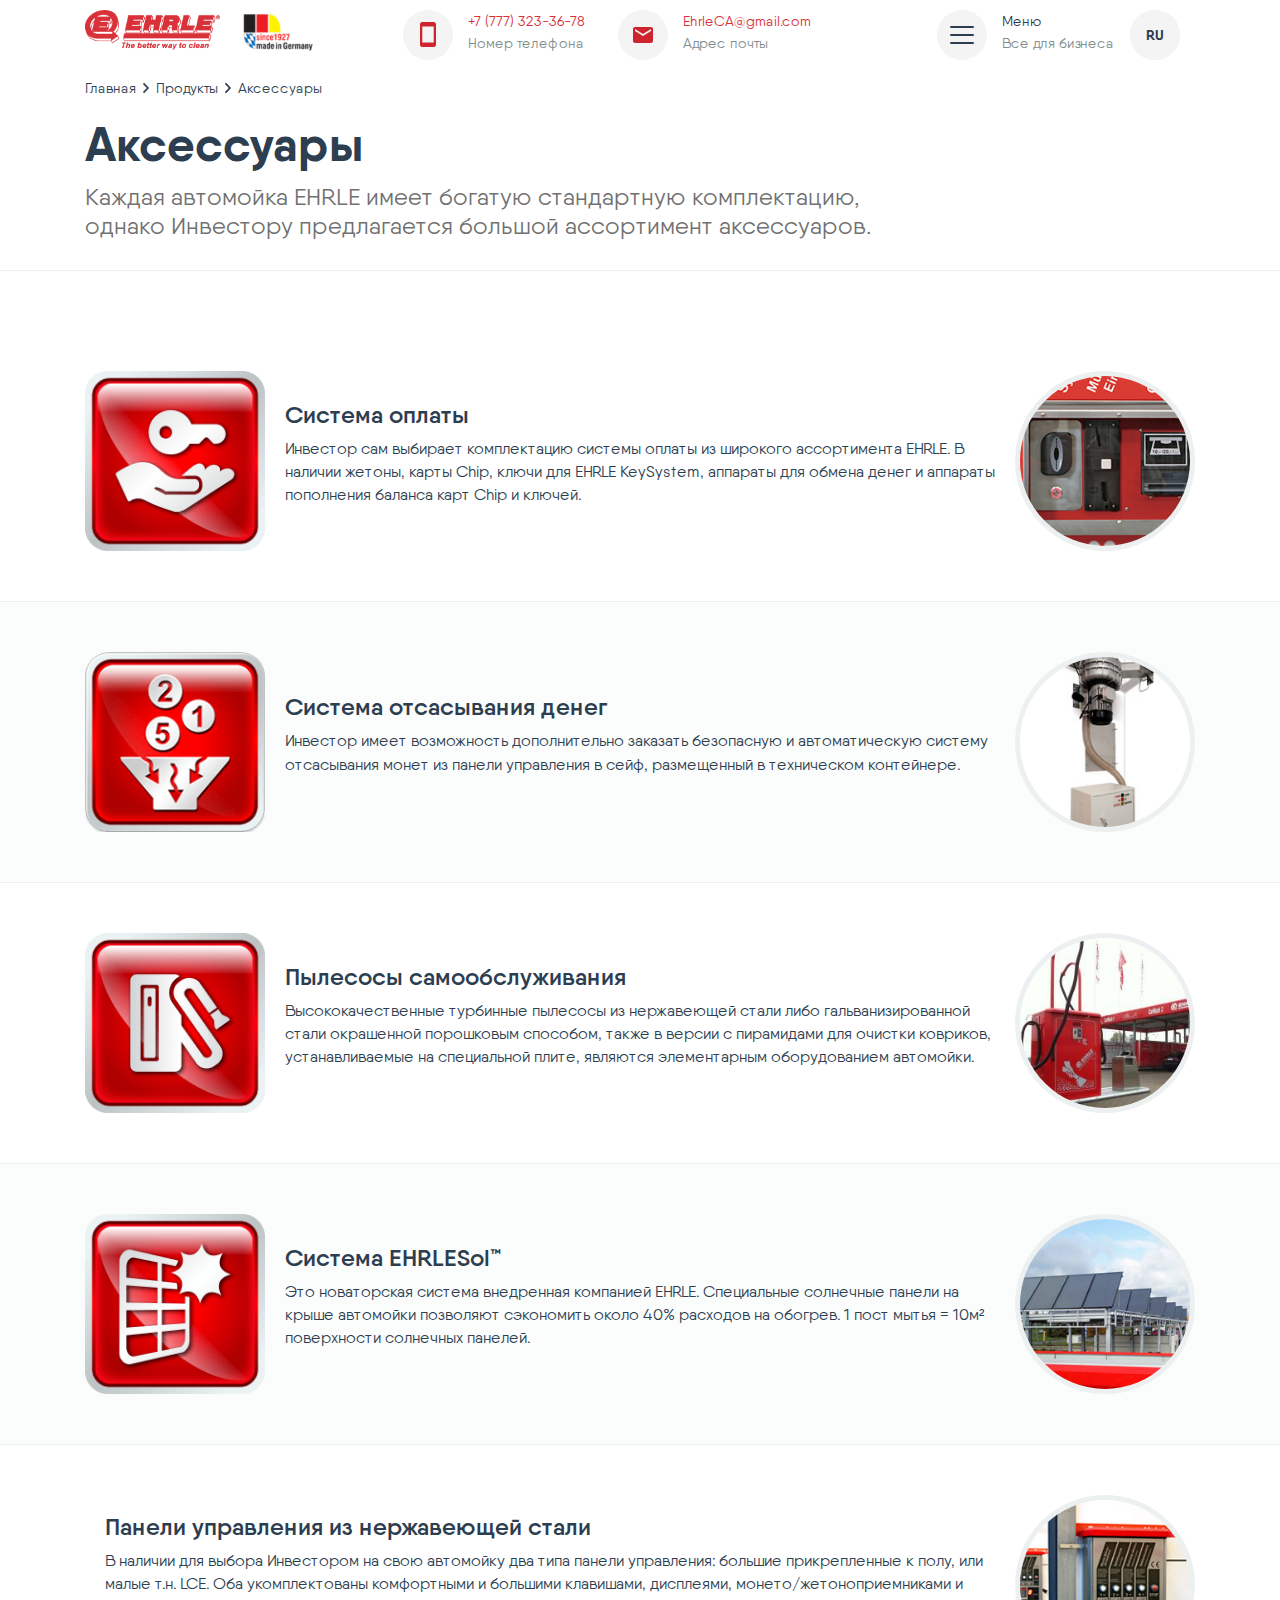
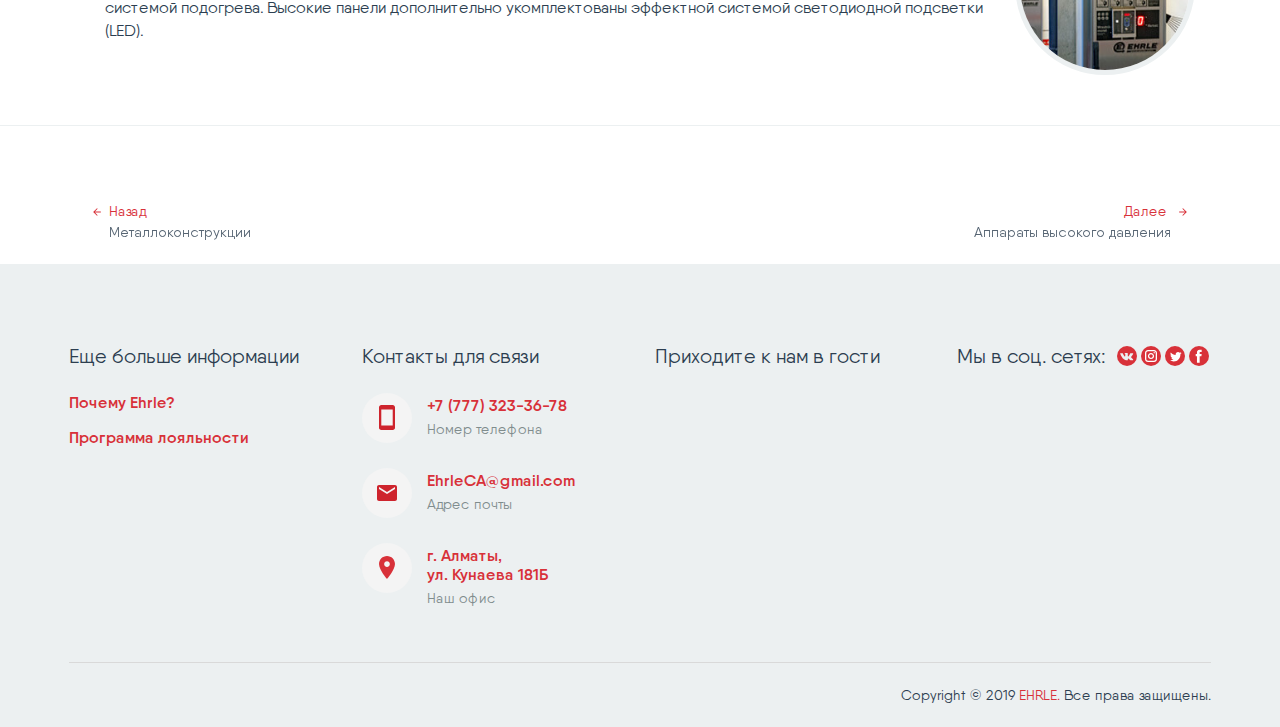
<file: prod-accessories.html>
<!DOCTYPE html>
<html lang="ru">
<head>
  <title>Аксессуары - EHRLE</title>
<meta name="google-site-verification" content="" />
<meta charset="utf-8">
<meta name="viewport" content="width=device-width, initial-scale=1, shrink-to-fit=no">
<meta http-equiv="x-ua-compatible" content="ie=edge">
<meta name="description" content="Бесконтактные мойки самообслуживания, которые работают 24 часа в сутки, 7 дней в неделю - все время генерируя прибыль по всей Европе и за ее пределами">
<meta name="keywords" content="мойка, автомойка, ehrle, самообслуживание, бесконтактные мойки, инвестиции">
<meta name="author" content="Yerbol Syzdyk, Aidos Kurmashev">
<!--<meta property="og:image" content="url_image">-->
<!--<meta property="og:title" content="">-->
<!--<meta property="twitter:title" content="">-->
<!--<meta property="og:description" content="">-->
<!--<meta property="twitter:description" content="">-->
<!--<meta name="twitter:image" content="">-->
<!--<meta property="og:image" content="">-->
<!--<meta property="og:type" content="website">-->
<!--<meta property="og:url" content="">-->
<!--<meta property="og:site_name" content="">-->
<!--<meta property="og:locale" content="ru-RU">-->
<!--<meta name="twitter:url" content="">-->
<!--<meta name="yandex-verification" content=""/>-->
<link rel="stylesheet" href="./assets/css/main.css"/>
<link rel="shortcut icon" href="/favicon.ico"/>
  <!-- endbuild -->
</head>
<body class="lang-ru">
<div id="app">
  <input type="hidden" value="accessories" id="sitepage">
  <header>
<div class="menu" :class="{'menu-opened': isMenuOpened}">
  <div class="container">
    <div class="menu_nav menu_row">
      <div class="menu_col">
        <a class="menu_col_title menu_title" href="./#section_products" @click="closeMenu">Продукты</a>
        <div class="menu_links">
          <a class="menu_link" href="./prod-container_carwash.html" @click="closeMenu">Контейнерные автомойки CarWash</a>
          <a class="menu_link" href="./prod-module_carwash.html" @click="closeMenu">Модульные автомойки CarWash</a>
          <a class="menu_link" href="./prod-jetwash.html" @click="closeMenu">Автомойка JetWash</a>
          <a class="menu_link" href="./prod-smartwash.html" @click="closeMenu">Автомойка SmartWash</a>
          <a class="menu_link" href="./prod-chemistry.html" @click="closeMenu">Химия</a>
          <a class="menu_link" href="./prod-metal.html" @click="closeMenu">Металлоконструкции</a>
          <a class="menu_link" href="./prod-accessories.html" @click="closeMenu">Аксессуары</a>
          <a class="menu_link" href="./prod-apparatuses.html" @click="closeMenu">Аппараты высокого давления</a>
          <a class="menu_link" href="./prod-vacuum.html" @click="closeMenu">Профессиональные пылесосы</a>
        </div>
      </div>
      <div class="menu_col">
        <a class="menu_col_title menu_title" href="./tech-beskontakt.html" @click="closeMenu">Технология</a>
        <div class="menu_links">
          <a class="menu_link" href="./tech-beskontakt.html" @click="closeMenu">Бесконтакная мойка</a>
          <a class="menu_link" href="./tech-vda.html" @click="closeMenu">Сертификат VDA</a>
          <a class="menu_link" href="./tech-modul_line.html" @click="closeMenu">Modul Line ETRONIC 4</a>
          <a class="menu_link" href="./tech-ehrlesol.html"  @click="closeMenu">EHRLESol™</a>
          <a class="menu_link" href="./tech-real_time_display.html" @click="closeMenu">Real Time Display</a>
          <a class="menu_link" href="./tech-lce_slm.html" @click="closeMenu">LCE / SLM</a>
          <a class="menu_link" href="./tech-micropowder.html" @click="closeMenu">Система Дoзaции Микpoпopoшкa</a>
          <a class="menu_link" href="./tech-foam.html" @click="closeMenu">Активная пена</a>
        </div>
      </div>
      <div class="menu_col">
        <a class="menu_col_title menu_title" href="./business.html" @click="closeMenu">Бизнес с EHRLE</a>
        <div class="menu_links">
          <a class="menu_link" href="./business.html" @click="closeMenu">Мойка под ключ</a>
          <a class="menu_link" href="./calculator.html" @click="closeMenu">Рассчёт стройки и рентабельности</a>
        </div>
        <!--<a class="menu_col_title menu_title" href="#" target="_blank">Компания</a>-->
        <!--<div class="menu_links">-->
          <!--<a class="menu_link" href="http://www.ehrle.kz/ru/kompanija/tradicyi/" target="_blank">Традиция</a>-->
          <!--<a class="menu_link" href="http://www.ehrle.kz/ru/kompanija/ehrle_w_mirie/" target="_blank">EHRLE в мире</a>-->
          <!--<a class="menu_link" href="http://www.ehrle.kz/ru/kompanija/naszy_zawody/" target="_blank">Наши заводы</a>-->
          <!--<a class="menu_link" href="http://www.ehrle.kz/ru/kompanija/nowosti_ehrle/" target="_blank">Новости EHRLE</a>-->
        <!--</div>-->
      </div>
    </div>
    <div class="menu_line"></div>
    <div class="menu_footer menu_row">
      <div class="menu_col">
        <a href="#" target="_blank" class="menu_link menu_link-accent">Почему Ehrle?</a>
        <a href="#" target="_blank" class="menu_link menu_link-accent">Программа лояльности</a>
        <div class="social_links mt-0">
          <div class="menu_title social_label mb-0">Мы в соц. сетях:</div>
          <a class="social_link" href="#" target="_blank">
            <img src="./assets/images/social_vk.svg" alt="">
          </a>
          <a class="social_link" href="#" target="_blank">
            <img src="./assets/images/social_instagram.svg" alt="">
          </a>
          <a class="social_link" href="#" target="_blank">
            <img src="./assets/images/social_twitter.svg" alt="">
          </a>
          <a class="social_link" href="#" target="_blank">
            <img src="./assets/images/social_facebook.svg" alt="">
          </a>
        </div>
<!--        <a href="#" target="_blank" class="menu_link menu_link-accent">Инвестиционный процесс шаг за шагом</a>-->
<!--        <a href="#" target="_blank" class="menu_link menu_link-accent">Галерея реализации</a>-->
<!--        <a href="#" target="_blank" class="menu_link menu_link-accent">Спроектируй свою мойку</a>-->
<!--        <a href="#" target="_blank" class="menu_link menu_link-accent">Стройка И Монтаж Автомойки EHRLE</a>-->
<!--        <a href="#" target="_blank" class="menu_link menu_link-accent">Ehrle в зимний период</a>-->
      </div>
      <div class="menu_col menu_col-wide">
        <div class="menu_col_title menu_title">Приходите к нам в гости</div>
        <div class="menu_map">
          <iframe src="https://yandex.kz/map-widget/v1/-/CKEdRI2C" allowfullscreen="true"></iframe>
        </div>
      </div>
      <div class="menu_col">
      </div>
    </div>
  </div>
</div>
<nav class="nav">
  <div class="container d-flex">
    <a href="/" class="mr-xl-3 mr-1"><img class="nav_brand" src="./assets/images/ehrle_logo.png" height="40px" alt=""></a>
    <img class="nav_second_logo mr-xl-4 mr-2" src="./assets/images/german_logo.png" height="44px" alt="">
    <div class="link_contact icon_block d-none d-md-block ml-auto mr-xl-3 mr-0">
      <a href="tel: +7 (777) 323-36-78" target="_blank">
        <div class="icon_block_icon">
          <img src="./assets/images/phone.svg" alt="">
        </div>
        <div class="d-none d-xl-block icon_block_value pseudo_link">+7 (777) 323-36-78</div>
        <div class="d-none d-xl-block icon_block_subtitle">Номер телефона</div>
      </a>
    </div>
    <div class="link_contact icon_block d-none d-md-block ml-xl-3 ml-1 mr-auto">
      <a href="mailto: EhrleCA@gmail.com" target="_blank">
        <div class="icon_block_icon">
          <img src="./assets/images/email.svg" alt="">
        </div>
        <div class="d-none d-xl-block icon_block_value pseudo_link">EhrleCA@gmail.com</div>
        <div class="d-none d-xl-block icon_block_subtitle">Адрес почты</div>
      </a>
    </div>
    <div class="icon_block ml-auto">
      <button class="btn_custom" @click="toggleMenu">
        <div class="icon_block_icon">
          <div class="menu_toggler" :class="{'menu_toggler-close': isMenuOpened}"><span></span><span></span><span></span></div>
        </div>
        <div class="d-none d-xl-block icon_block_value">Меню</div>
        <div class="d-none d-xl-block icon_block_subtitle">Все для бизнеса</div>
      </button>
    </div>
    <div class="icon_block ml-xl-3 ml-1 lang_select lang_select_container" :class="{'lang_select-opened': isLanguagesSelecting}">
      <button class="btn_custom lang_select_item" v-for="lang in languages" @click="langButtonPressed(lang)" :class="{'lang_select_item-selected': lang===selectedLang}">
        <div class="icon_block_icon">
          <span class="icon_block_icon_text fw-bold">{{lang.toUpperCase()}}</span>
        </div>
      </button>
      <div class="lang_select_backdrop" @click="langButtonPressed(selectedLang)"></div>
    </div>
  </div>
</nav>
  <scroll-top v-if="showScroll"/>
</header>
  <div class="container content-first">
    <ul class="breadcrumbs">
      <li class="breadcrumbs-item">
        <a href="./">Главная</a>
      </li>
      <li class="breadcrumbs-item">
        <a href="./#section_products">Продукты</a>
      </li>
      <li class="breadcrumbs-item">
        <span>Аксессуары</span>
      </li>
    </ul>
  </div>
  <div class="content pt-2 content-bordered">
    <div class="container">
      <h1 class="content_header">
        Аксессуары
      </h1>
      <p class="content_subtitle" style="max-width: 800px">Каждая автомойка EHRLE имеет богатую стандартную комплектацию, однако Инвестору предлагается большой ассортимент аксессуаров.</p>
    </div>
  </div>
  <div class="content">
      <div class="accessory_item">
    <div class="container">
        
            <div class="accessory_logo">
                <img src="./assets/images/akcesoria_icon_platnosci.png" alt="">
            </div>
        
        <div class="accessory_info">
            <h3 class="title">Система оплаты</h3>
            <p class="paragraph">Инвестор сам выбирает комплектацию системы оплаты из широкого ассортимента EHRLE. В наличии жетоны, карты Chip, ключи для EHRLE KeySystem, аппараты для обмена денег и аппараты пополнения баланса карт Chip и ключей.</p>
        </div>
        <div class="accessory_image">
            <img src="./assets/images/akcesoria_platnosci.jpg" alt="">
        </div>
    </div>
</div><div class="accessory_item">
    <div class="container">
        
            <div class="accessory_logo">
                <img src="./assets/images/akcesoria_icon_monety.png" alt="">
            </div>
        
        <div class="accessory_info">
            <h3 class="title">Система отсасывания денег</h3>
            <p class="paragraph">Инвестор имеет возможность дополнительно заказать безопасную и автоматическую систему отсасывания монет из панели управления в сейф, размещенный в техническом контейнере.</p>
        </div>
        <div class="accessory_image">
            <img src="./assets/images/akcesoria_monety.jpg" alt="">
        </div>
    </div>
</div><div class="accessory_item">
    <div class="container">
        
            <div class="accessory_logo">
                <img src="./assets/images/akcesoria_icon_odkurzacz.png" alt="">
            </div>
        
        <div class="accessory_info">
            <h3 class="title">Пылесосы самообслуживания</h3>
            <p class="paragraph">Высококачественные турбинные пылесосы из нержавеющей стали либо гальванизированной стали окрашенной порошковым способом, также в версии с пирамидами для очистки ковриков, устанавливаемые на специальной плите, являются элементарным оборудованием автомойки.</p>
        </div>
        <div class="accessory_image">
            <img src="./assets/images/odkurzacz_akcesoria.jpg" alt="">
        </div>
    </div>
</div><div class="accessory_item">
    <div class="container">
        
            <div class="accessory_logo">
                <img src="./assets/images/akcesoria_icon_EHRLESol.png" alt="">
            </div>
        
        <div class="accessory_info">
            <h3 class="title">Система EHRLESol™</h3>
            <p class="paragraph">Это новаторская система внедренная компанией EHRLE. Специальные солнечные панели на крыше автомойки позволяют сэкономить около 40% расходов на обогрев. 1 пост мытья = 10м² поверхности солнечных панелей.</p>
        </div>
        <div class="accessory_image">
            <img src="./assets/images/akcesoria_EHRLESol.jpg" alt="">
        </div>
    </div>
</div><div class="accessory_item">
    <div class="container">
        
        <div class="accessory_info">
            <h3 class="title">Панели управления из нержавеющей стали</h3>
            <p class="paragraph">В наличии для выбора Инвестором на свою автомойку два типа панели управления: большие прикрепленные к полу, или малые т.н. LCE. Оба укомплектованы комфортными и большими клавишами, дисплеями, монето/жетоноприемниками и системой подогрева. Высокие панели дополнительно укомплектованы эффектной системой светодиодной подсветки (LED).</p>
        </div>
        <div class="accessory_image">
            <img src="./assets/images/akcesoria_panele.jpg" alt="">
        </div>
    </div>
</div>
  </div>
  
<div class="container py-4">
    <div class="d-flex justify-content-between">
        
        <a href="/prod-metal.html" class="a_custom d-none d-md-block">
            <div class="pseudo_link"><i class="icon icon-arrow_prev"></i>Назад</div>
            <span class="pl-4 opacity-high">Металлоконструкции</span>
        </a>
        
        
        <a href="/prod-apparatuses.html" class="ml-auto a_custom text-right">
            <div class="pseudo_link">Далее <i class="icon icon-arrow_next"></i></div>
            <span class="pr-4 opacity-high">Аппараты высокого давления</span>
        </a>
        
    </div>
</div>

  <footer class="footer">
  <div class="footer_container_row">
    <div class="item">
      <div class="footer_label">
        Еще больше информации
      </div>
      <ul class="ul_custom">
        <li class="footer_link">
          <a href="#" target="_blank">Почему Ehrle?</a>
        </li>
        <li class="footer_link">
          <a href="#" target="_blank">Программа лояльности</a>
        </li>
<!--        <li class="footer_link">-->
<!--          <a href="#" target="_blank">Инвестиционный процесс шаг за шагом</a>-->
<!--        </li>-->
<!--        <li class="footer_link">-->
<!--          <a href="#" target="_blank">Галерея реализации</a>-->
<!--        </li>-->
<!--        <li class="footer_link">-->
<!--          <a href="#" target="_blank">Спроектируй свою мойку</a>-->
<!--        </li>-->
<!--        <li class="footer_link">-->
<!--          <a href="#" target="_blank">Стройка И Монтаж Автомойки EHRLE</a>-->
<!--        </li>-->
<!--        <li class="footer_link">-->
<!--          <a href="#" target="_blank">Ehrle в зимний период</a>-->
<!--        </li>-->
      </ul>
    </div>
    <div class="item">
      <div class="footer_label">
        Контакты для связи
      </div>
      <ul class="ul_custom">
        <li class="footer_link footer_link_contact icon_block link_contact">
          <a href="tel: +7 (777) 323-36-78" target="_blank">
            <div class="icon_block_icon">
              <img src="./assets/images/phone.svg" alt="">
            </div>
            <div class="icon_block_value pseudo_link">+7 (777) 323-36-78</div>
            <div class="icon_block_subtitle">Номер телефона</div>
          </a>
        </li>
        <li class="footer_link footer_link_contact icon_block link_contact">
          <a href="mailto: EhrleCA@gmail.com" target="_blank">
            <div class="icon_block_icon">
              <img src="./assets/images/email.svg" alt="">
            </div>
            <div class="icon_block_value pseudo_link">EhrleCA@gmail.com</div>
            <div class="icon_block_subtitle">Адрес почты</div>
          </a>
        </li>
        <li class="footer_link footer_link_contact icon_block link_contact">
          <a href="https://yandex.kz/maps/-/CKEPE05p" target="_blank">
            <div class="icon_block_icon">
              <img src="./assets/images/map.svg" alt="">
            </div>
            <div class="icon_block_value pseudo_link">г. Алматы, <br/>ул. Кунаева 181Б</div>
            <div class="icon_block_subtitle">Наш офис</div>
          </a>
        </li>
      </ul>
    </div>
    <div class="item item-wide">
      <div class="d-sm-flex flex-wrap">
        <div class="footer_label">Приходите к нам в гости</div>
        <div class="footer_social social_links">
          <div class="footer_label social_label">Мы в соц. сетях:</div>
          <a class="social_link" href="#" target="_blank">
            <img src="./assets/images/social_vk.svg" alt="">
          </a>
          <a class="social_link" href="#" target="_blank">
            <img src="./assets/images/social_instagram.svg" alt="">
          </a>
          <a class="social_link" href="#" target="_blank">
            <img src="./assets/images/social_twitter.svg" alt="">
          </a>
          <a class="social_link" href="#" target="_blank">
            <img src="./assets/images/social_facebook.svg" alt="">
          </a>
        </div>
      </div>
      <div class="menu_map">
        <iframe src="https://yandex.kz/map-widget/v1/-/CKEdRI2C" allowfullscreen="true"></iframe>
      </div>
    </div>
  </div>
  <div class="footer_container">
    <div class="footer_line"></div>
    <div class="footer_external_links">
      <!--<a href="#" target="_blank">Обработка персональных данных</a>-->
      <!--<a href="#" target="_blank">Условия бронирования счёта</a>-->
      <!--<a href="#" target="_blank">Пользовательское соглашение</a>-->
      <span>Copyright © 2019 <a href="/">EHRLE.</a> Все права защищены.</span>
    </div>
  </div>
</footer>

  <div class="modal_wrapper" :class="{'modal_wrapper-show': showModal}">
    <div class="modal_backdrop" @click="closeModal"></div>
    <div class="modal_scroller">
        <div class="modal_container justify-content-between">
            <button class="btn_custom modal_close" @click="closeModal"><img src="./assets/images/menu_close.svg" alt=""></button>
            <div class="modal_body">
                <h2 class="heading ">Введите ваши данные</h2>
                <form class="modal_form" @submit.prevent="handleSubmit('form modal')">
                    <div class="form_item form_field">
                        <input type="text" class="input" id="modal_name" placeholder=" " v-model="name">
                        <label for="modal_name" class="input_label"><span>Имя Фамилия</span></label>
                    </div>
                    <div class="form_item form_field">
                        <input type="text" class="input" id="modal_phone" placeholder="+7 (000) 000 - 00 - 00"  v-mask="'+7(7##)### ## ##'" v-model="phone">
                        <label for="modal_phone" class="input_label"><span>Телефон</span></label>
                    </div>
                    <div class="form_item">
                        <button type="submit" class="btn btn_primary">Оставить заявку</button>
                    </div>
                </form>
    <!--            <p class="form_subtitle text-center mt-4">Оставляя заявку, вы соглашаетесь на <a href="#" target="_blank">обработку персональных данных</a> и c <a href="#" target="_blank">условиями бронирования счёта</a></p>-->
            </div>
        </div>
    </div>
</div>

</div>
<script src="./assets/js/main.js"></script>
</body>
</html>
</file>
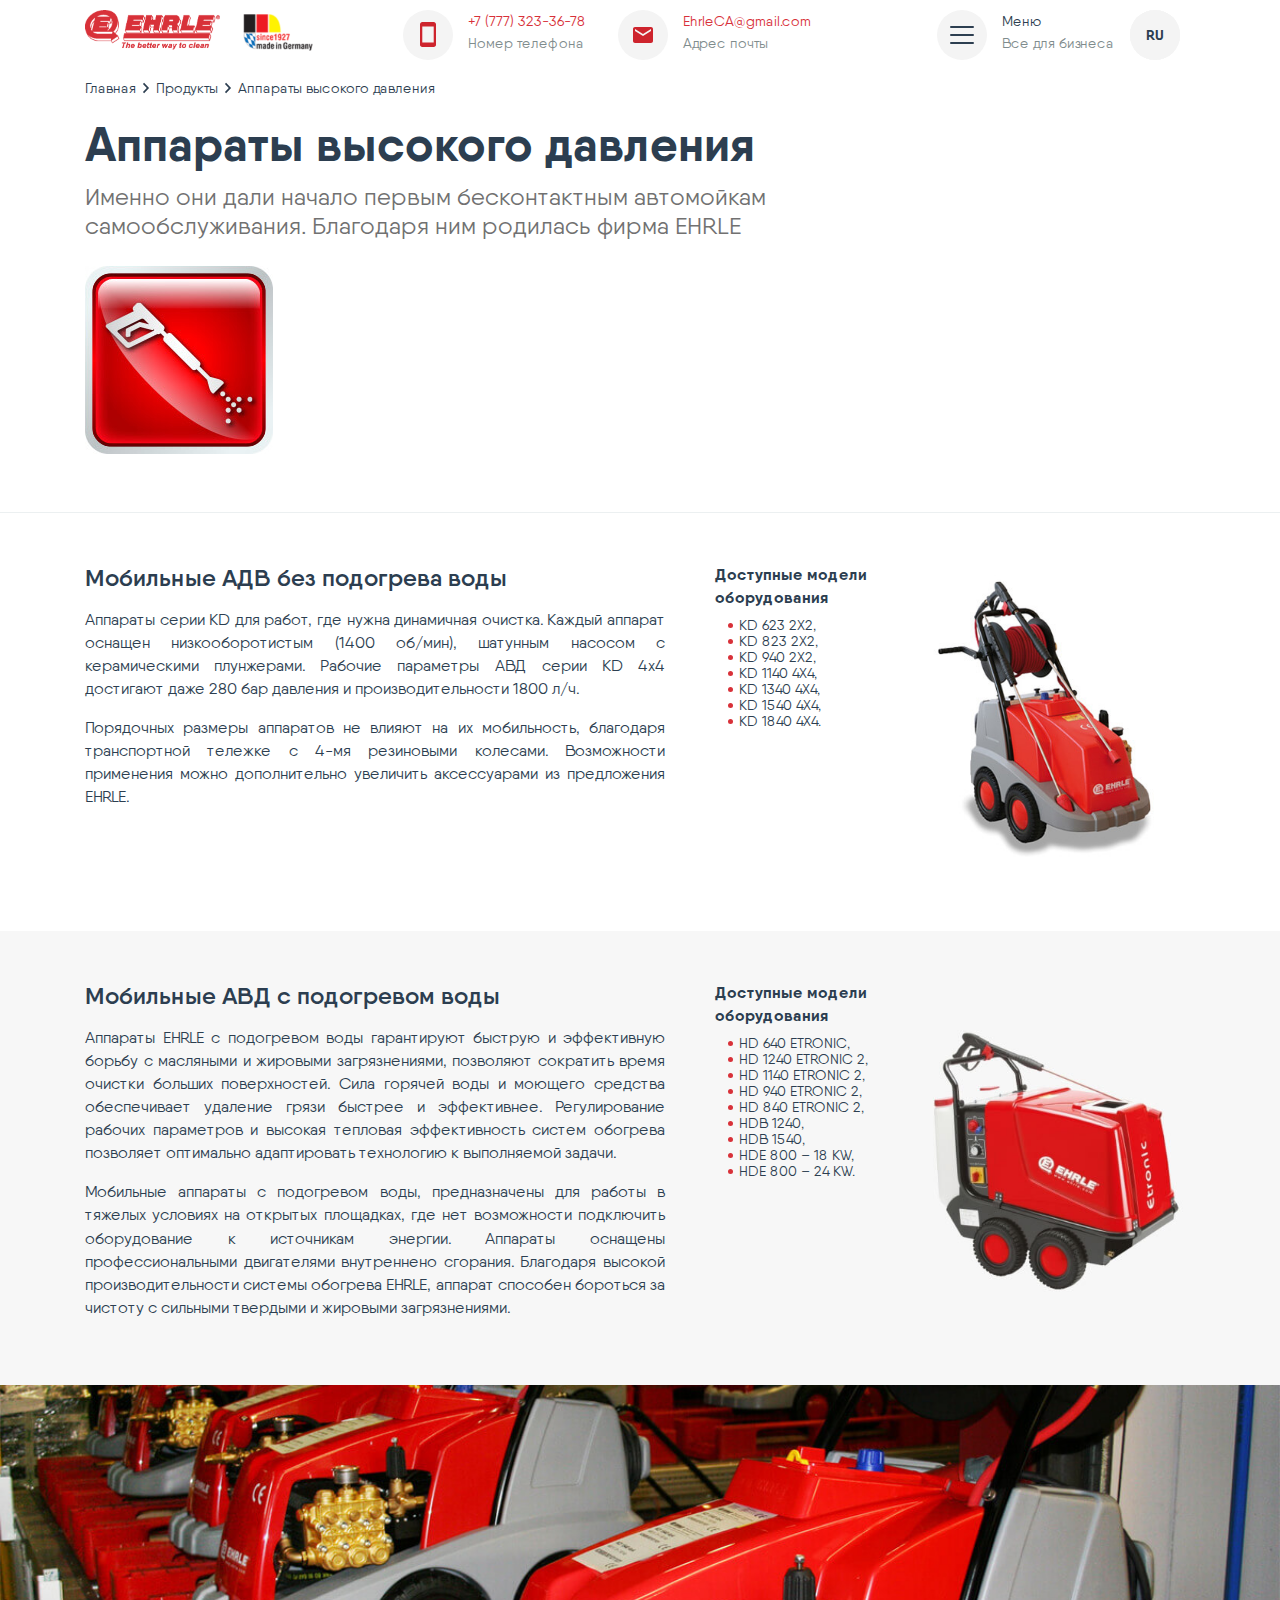
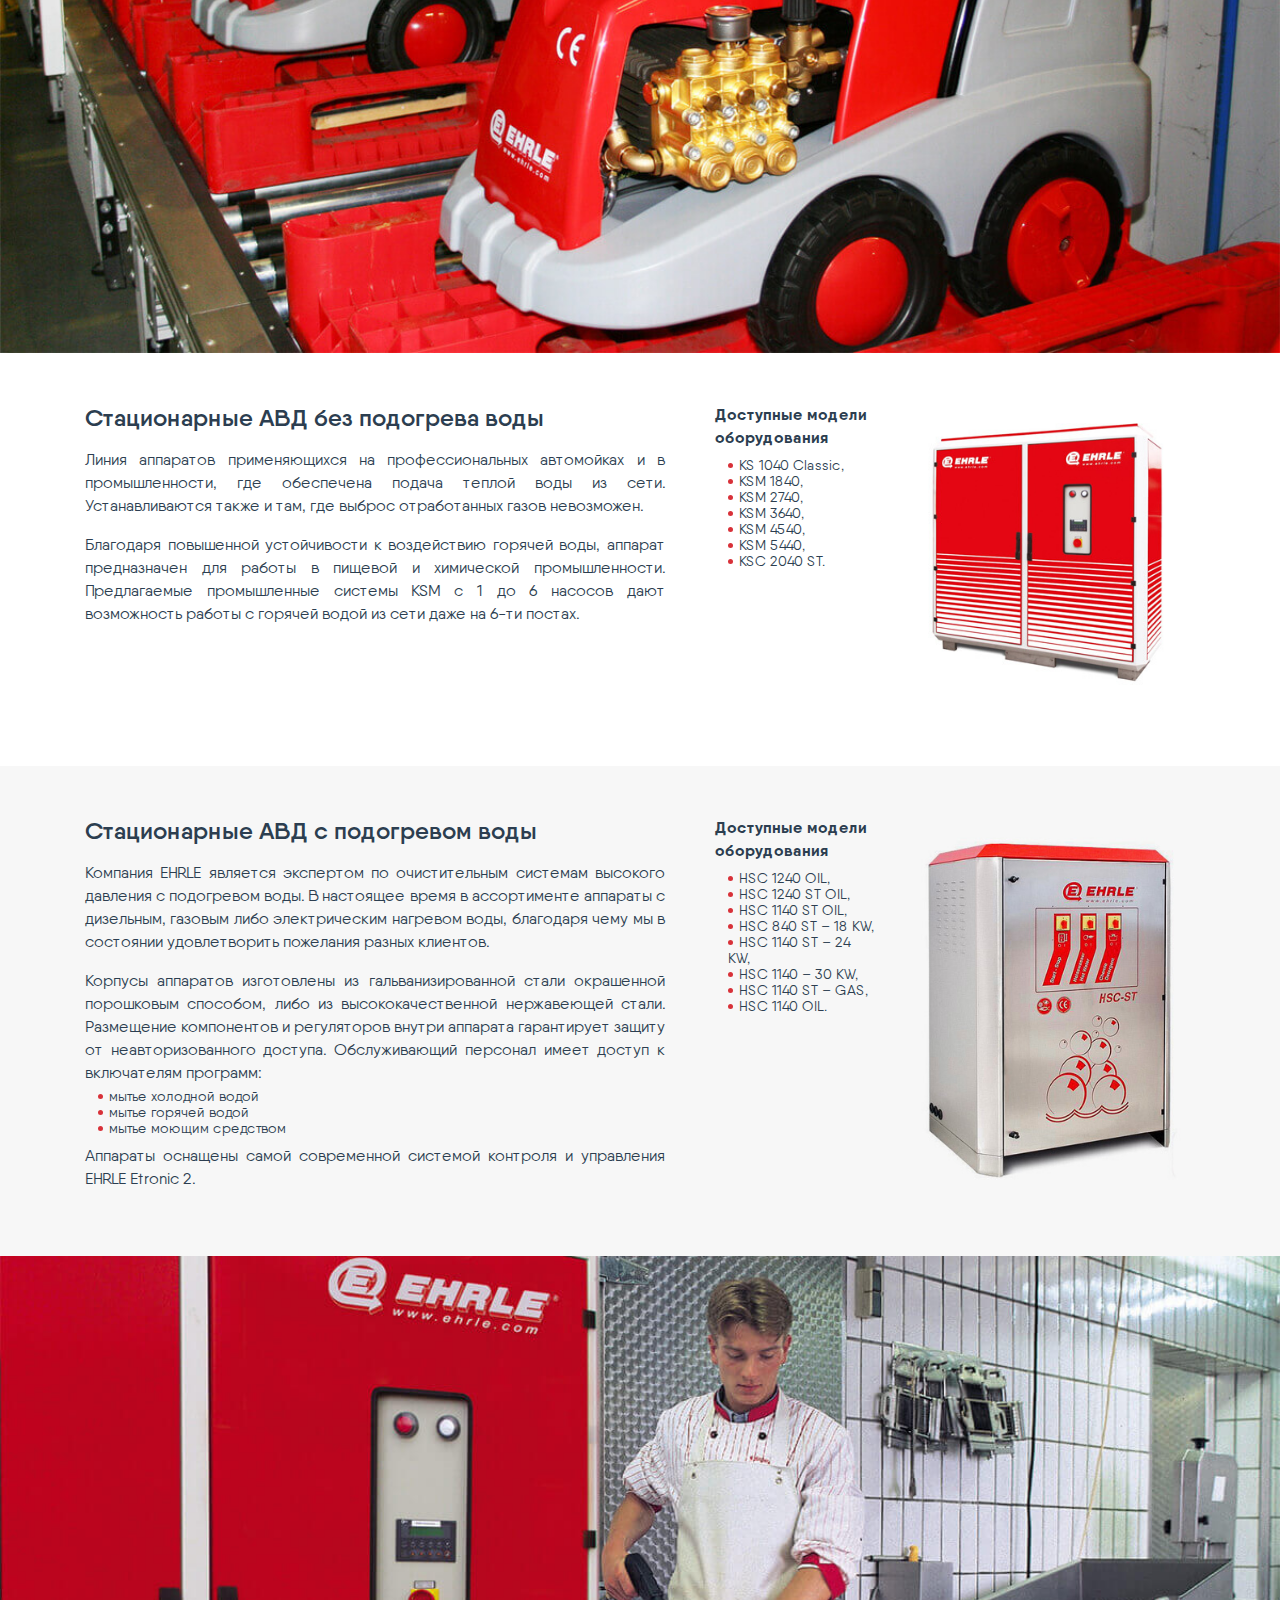
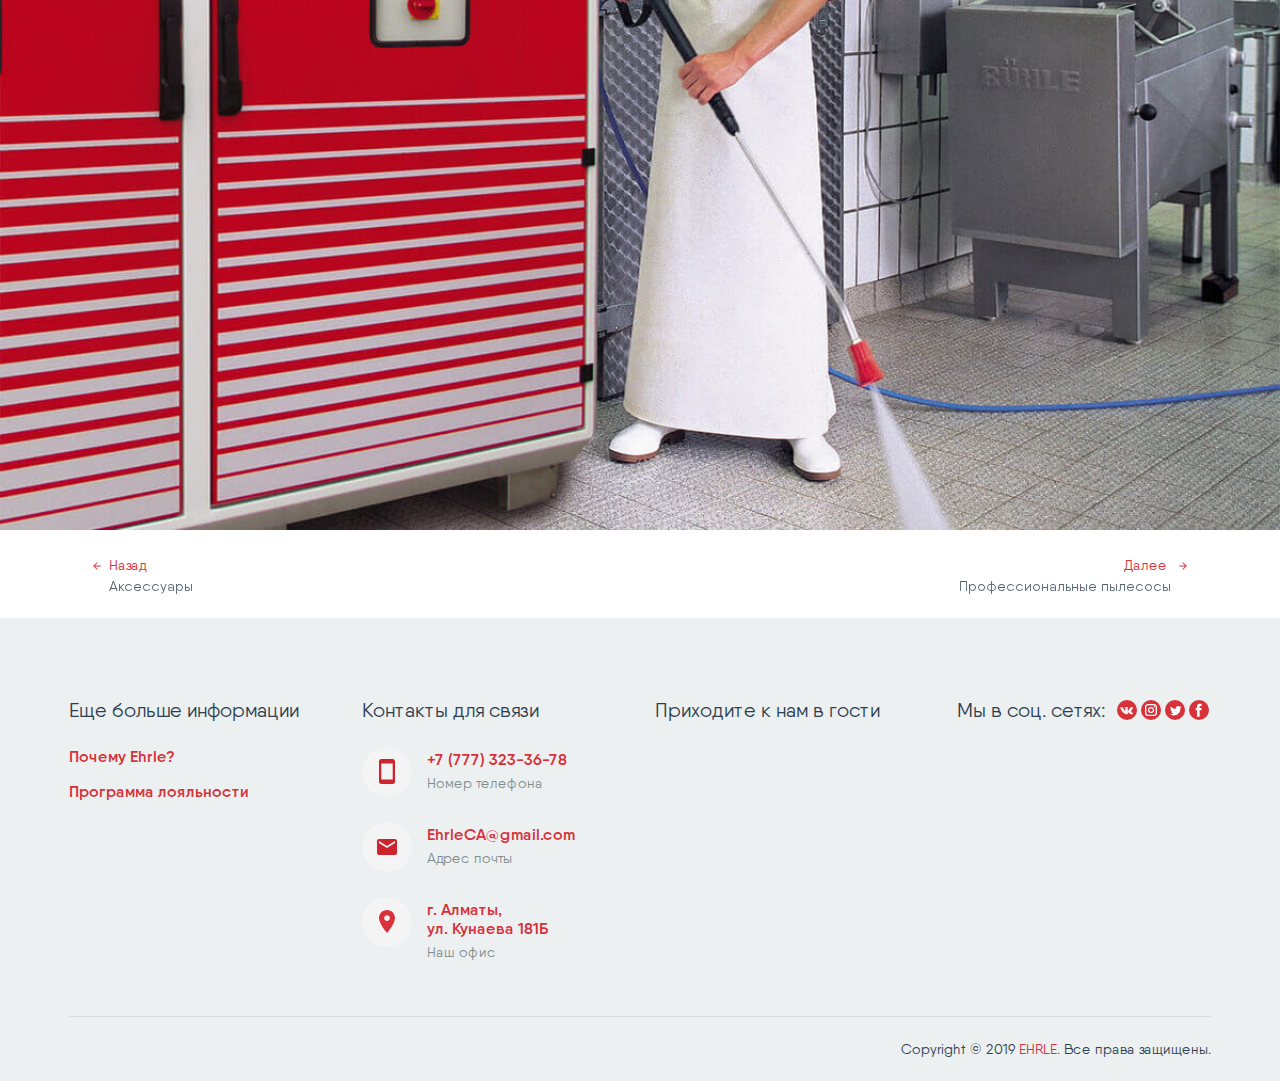
<file: prod-apparatuses.html>
<!DOCTYPE html>
<html lang="ru">
<head>
    <title>Аппараты высокого давления - EHRLE</title>
<meta name="google-site-verification" content="" />
<meta charset="utf-8">
<meta name="viewport" content="width=device-width, initial-scale=1, shrink-to-fit=no">
<meta http-equiv="x-ua-compatible" content="ie=edge">
<meta name="description" content="Бесконтактные мойки самообслуживания, которые работают 24 часа в сутки, 7 дней в неделю - все время генерируя прибыль по всей Европе и за ее пределами">
<meta name="keywords" content="мойка, автомойка, ehrle, самообслуживание, бесконтактные мойки, инвестиции">
<meta name="author" content="Yerbol Syzdyk, Aidos Kurmashev">
<!--<meta property="og:image" content="url_image">-->
<!--<meta property="og:title" content="">-->
<!--<meta property="twitter:title" content="">-->
<!--<meta property="og:description" content="">-->
<!--<meta property="twitter:description" content="">-->
<!--<meta name="twitter:image" content="">-->
<!--<meta property="og:image" content="">-->
<!--<meta property="og:type" content="website">-->
<!--<meta property="og:url" content="">-->
<!--<meta property="og:site_name" content="">-->
<!--<meta property="og:locale" content="ru-RU">-->
<!--<meta name="twitter:url" content="">-->
<!--<meta name="yandex-verification" content=""/>-->
<link rel="stylesheet" href="./assets/css/main.css"/>
<link rel="shortcut icon" href="/favicon.ico"/>
    <!-- endbuild -->
</head>
<body class="lang-ru">
<div id="app">
    <input type="hidden" value="accessories" id="sitepage">
    <header>
<div class="menu" :class="{'menu-opened': isMenuOpened}">
  <div class="container">
    <div class="menu_nav menu_row">
      <div class="menu_col">
        <a class="menu_col_title menu_title" href="./#section_products" @click="closeMenu">Продукты</a>
        <div class="menu_links">
          <a class="menu_link" href="./prod-container_carwash.html" @click="closeMenu">Контейнерные автомойки CarWash</a>
          <a class="menu_link" href="./prod-module_carwash.html" @click="closeMenu">Модульные автомойки CarWash</a>
          <a class="menu_link" href="./prod-jetwash.html" @click="closeMenu">Автомойка JetWash</a>
          <a class="menu_link" href="./prod-smartwash.html" @click="closeMenu">Автомойка SmartWash</a>
          <a class="menu_link" href="./prod-chemistry.html" @click="closeMenu">Химия</a>
          <a class="menu_link" href="./prod-metal.html" @click="closeMenu">Металлоконструкции</a>
          <a class="menu_link" href="./prod-accessories.html" @click="closeMenu">Аксессуары</a>
          <a class="menu_link" href="./prod-apparatuses.html" @click="closeMenu">Аппараты высокого давления</a>
          <a class="menu_link" href="./prod-vacuum.html" @click="closeMenu">Профессиональные пылесосы</a>
        </div>
      </div>
      <div class="menu_col">
        <a class="menu_col_title menu_title" href="./tech-beskontakt.html" @click="closeMenu">Технология</a>
        <div class="menu_links">
          <a class="menu_link" href="./tech-beskontakt.html" @click="closeMenu">Бесконтакная мойка</a>
          <a class="menu_link" href="./tech-vda.html" @click="closeMenu">Сертификат VDA</a>
          <a class="menu_link" href="./tech-modul_line.html" @click="closeMenu">Modul Line ETRONIC 4</a>
          <a class="menu_link" href="./tech-ehrlesol.html"  @click="closeMenu">EHRLESol™</a>
          <a class="menu_link" href="./tech-real_time_display.html" @click="closeMenu">Real Time Display</a>
          <a class="menu_link" href="./tech-lce_slm.html" @click="closeMenu">LCE / SLM</a>
          <a class="menu_link" href="./tech-micropowder.html" @click="closeMenu">Система Дoзaции Микpoпopoшкa</a>
          <a class="menu_link" href="./tech-foam.html" @click="closeMenu">Активная пена</a>
        </div>
      </div>
      <div class="menu_col">
        <a class="menu_col_title menu_title" href="./business.html" @click="closeMenu">Бизнес с EHRLE</a>
        <div class="menu_links">
          <a class="menu_link" href="./business.html" @click="closeMenu">Мойка под ключ</a>
          <a class="menu_link" href="./calculator.html" @click="closeMenu">Рассчёт стройки и рентабельности</a>
        </div>
        <!--<a class="menu_col_title menu_title" href="#" target="_blank">Компания</a>-->
        <!--<div class="menu_links">-->
          <!--<a class="menu_link" href="http://www.ehrle.kz/ru/kompanija/tradicyi/" target="_blank">Традиция</a>-->
          <!--<a class="menu_link" href="http://www.ehrle.kz/ru/kompanija/ehrle_w_mirie/" target="_blank">EHRLE в мире</a>-->
          <!--<a class="menu_link" href="http://www.ehrle.kz/ru/kompanija/naszy_zawody/" target="_blank">Наши заводы</a>-->
          <!--<a class="menu_link" href="http://www.ehrle.kz/ru/kompanija/nowosti_ehrle/" target="_blank">Новости EHRLE</a>-->
        <!--</div>-->
      </div>
    </div>
    <div class="menu_line"></div>
    <div class="menu_footer menu_row">
      <div class="menu_col">
        <a href="#" target="_blank" class="menu_link menu_link-accent">Почему Ehrle?</a>
        <a href="#" target="_blank" class="menu_link menu_link-accent">Программа лояльности</a>
        <div class="social_links mt-0">
          <div class="menu_title social_label mb-0">Мы в соц. сетях:</div>
          <a class="social_link" href="#" target="_blank">
            <img src="./assets/images/social_vk.svg" alt="">
          </a>
          <a class="social_link" href="#" target="_blank">
            <img src="./assets/images/social_instagram.svg" alt="">
          </a>
          <a class="social_link" href="#" target="_blank">
            <img src="./assets/images/social_twitter.svg" alt="">
          </a>
          <a class="social_link" href="#" target="_blank">
            <img src="./assets/images/social_facebook.svg" alt="">
          </a>
        </div>
<!--        <a href="#" target="_blank" class="menu_link menu_link-accent">Инвестиционный процесс шаг за шагом</a>-->
<!--        <a href="#" target="_blank" class="menu_link menu_link-accent">Галерея реализации</a>-->
<!--        <a href="#" target="_blank" class="menu_link menu_link-accent">Спроектируй свою мойку</a>-->
<!--        <a href="#" target="_blank" class="menu_link menu_link-accent">Стройка И Монтаж Автомойки EHRLE</a>-->
<!--        <a href="#" target="_blank" class="menu_link menu_link-accent">Ehrle в зимний период</a>-->
      </div>
      <div class="menu_col menu_col-wide">
        <div class="menu_col_title menu_title">Приходите к нам в гости</div>
        <div class="menu_map">
          <iframe src="https://yandex.kz/map-widget/v1/-/CKEdRI2C" allowfullscreen="true"></iframe>
        </div>
      </div>
      <div class="menu_col">
      </div>
    </div>
  </div>
</div>
<nav class="nav">
  <div class="container d-flex">
    <a href="/" class="mr-xl-3 mr-1"><img class="nav_brand" src="./assets/images/ehrle_logo.png" height="40px" alt=""></a>
    <img class="nav_second_logo mr-xl-4 mr-2" src="./assets/images/german_logo.png" height="44px" alt="">
    <div class="link_contact icon_block d-none d-md-block ml-auto mr-xl-3 mr-0">
      <a href="tel: +7 (777) 323-36-78" target="_blank">
        <div class="icon_block_icon">
          <img src="./assets/images/phone.svg" alt="">
        </div>
        <div class="d-none d-xl-block icon_block_value pseudo_link">+7 (777) 323-36-78</div>
        <div class="d-none d-xl-block icon_block_subtitle">Номер телефона</div>
      </a>
    </div>
    <div class="link_contact icon_block d-none d-md-block ml-xl-3 ml-1 mr-auto">
      <a href="mailto: EhrleCA@gmail.com" target="_blank">
        <div class="icon_block_icon">
          <img src="./assets/images/email.svg" alt="">
        </div>
        <div class="d-none d-xl-block icon_block_value pseudo_link">EhrleCA@gmail.com</div>
        <div class="d-none d-xl-block icon_block_subtitle">Адрес почты</div>
      </a>
    </div>
    <div class="icon_block ml-auto">
      <button class="btn_custom" @click="toggleMenu">
        <div class="icon_block_icon">
          <div class="menu_toggler" :class="{'menu_toggler-close': isMenuOpened}"><span></span><span></span><span></span></div>
        </div>
        <div class="d-none d-xl-block icon_block_value">Меню</div>
        <div class="d-none d-xl-block icon_block_subtitle">Все для бизнеса</div>
      </button>
    </div>
    <div class="icon_block ml-xl-3 ml-1 lang_select lang_select_container" :class="{'lang_select-opened': isLanguagesSelecting}">
      <button class="btn_custom lang_select_item" v-for="lang in languages" @click="langButtonPressed(lang)" :class="{'lang_select_item-selected': lang===selectedLang}">
        <div class="icon_block_icon">
          <span class="icon_block_icon_text fw-bold">{{lang.toUpperCase()}}</span>
        </div>
      </button>
      <div class="lang_select_backdrop" @click="langButtonPressed(selectedLang)"></div>
    </div>
  </div>
</nav>
  <scroll-top v-if="showScroll"/>
</header>
    <div class="container content-first">
        <ul class="breadcrumbs">
            <li class="breadcrumbs-item">
                <a href="./">Главная</a>
            </li>
            <li class="breadcrumbs-item">
                <a href="./#section_products">Продукты</a>
            </li>
            <li class="breadcrumbs-item">
                <span>Аппараты высокого давления</span>
            </li>
        </ul>
    </div>
    <div class="content pt-2 content-bordered">
        <div class="container">
            <h1 class="content_header">
                Аппараты высокого давления
            </h1>
            <p class="content_subtitle" style="max-width: 800px">Именно они дали начало первым бесконтактным автомойкам самообслуживания. Благодаря ним родилась фирма EHRLE</p>
            <div class="mb-5">
                <span style="max-width: 500px; display: inline-block; padding: 10px 0;">
                  <img src="./assets/images/myjki_icon.jpg" alt="" width="100%">
                </span>
            </div>
        </div>
    </div>
    <div class="content py-0">
        <div class="apparatus_item">
            <div class="container">
                <div class="apparatus_description">
                    <div class="title mb-3">Мобильные АДВ без подогрева воды</div>
                    <p class="paragraph paragraph-j">
                        Аппараты серии KD для работ, где нужна динамичная очистка. Каждый аппарат оснащен низкооборотистым (1400 об/мин), шатунным насосом с керамическими плунжерами. Рабочие параметры АВД серии KD 4x4 достигают даже 280 бар давления и производительности 1800 л/ч.
                    </p>
                    <p class="paragraph paragraph-j">
                        Порядочных размеры аппаратов не влияют на их мобильность, благодаря транспортной тележке с 4-мя резиновыми колесами. Возможности применения можно дополнительно увеличить аксессуарами из предложения EHRLE.
                    </p>
                </div>
                <div class="apparatus_models">
                    <div class="paragraph mb-2"><strong>Доступные модели оборудования</strong></div>
                    <ul class="ul_classic">
                        <li>KD 623 2X2,</li>
                        <li>KD 823 2X2,</li>
                        <li>KD 940 2X2,</li>
                        <li>KD 1140 4X4,</li>
                        <li>KD 1340 4X4,</li>
                        <li>KD 1540 4X4,</li>
                        <li>KD 1840 4X4.</li>
                    </ul>
                </div>
                <div class="apparatus_image">
                    <img src="./assets/images/myjka_zimnowodna.jpg" alt="">
                </div>
            </div>
        </div>
        <div class="apparatus_item apparatus_item-color">
            <div class="container">
                <div class="apparatus_description">
                    <div class="title mb-3">Мобильные АВД с подогревом воды</div>
                    <p class="paragraph paragraph-j">
                        Аппараты EHRLE с подогревом воды гарантируют быструю и эффективную борьбу с масляными и жировыми загрязнениями, позволяют сократить время очистки больших поверхностей. Сила горячей воды и моющего средства обеспечивает удаление грязи быстрее и эффективнее. Регулирование рабочих параметров и высокая тепловая эффективность систем обогрева позволяет оптимально адаптировать технологию к выполняемой задачи.
                    </p>
                    <p class="paragraph paragraph-j">
                        Мобильные аппараты с подогревом воды, предназначены для работы в тяжелых условиях на открытых площадках, где нет возможности подключить оборудование к источникам энергии. Аппараты оснащены профессиональными двигателями внутреннено сгорания. Благодаря высокой производительности системы обогрева EHRLE, аппарат способен бороться за чистоту с сильными твердыми и жировыми загрязнениями.
                    </p>
                </div>
                <div class="apparatus_models">
                    <div class="paragraph mb-2"><strong>Доступные модели оборудования</strong></div>
                    <ul class="ul_classic">
                        <li>HD 640 ETRONIC,</li>
                        <li>HD 1240 ETRONIC 2,</li>
                        <li>HD 1140 ETRONIC 2,</li>
                        <li>HD 940 ETRONIC 2,</li>
                        <li>HD 840 ETRONIC 2,</li>
                        <li>HDB 1240,</li>
                        <li>HDB 1540,</li>
                        <li>HDE 800 – 18 KW,</li>
                        <li>HDE 800 – 24 KW.</li>
                    </ul>
                </div>
                <div class="apparatus_image">
                    <img src="./assets/images/myjka_goracowodna.jpg" alt="">
                </div>
            </div>
        </div>
    </div>
    <img src="./assets/images/myjka_goracowodna_big.jpg" width="100%"/>
    <div class="content py-0">
        <div class="apparatus_item">
            <div class="container">
                <div class="apparatus_description">
                    <div class="title mb-3">Стационарные АВД без подогрева воды</div>
                    <p class="paragraph paragraph-j">
                        Линия аппаратов применяющихся на профессиональных автомойках и в промышленности, где обеспечена подача теплой воды из сети. Устанавливаются также и там, где выброс отработанных газов невозможен.
                    </p>
                    <p class="paragraph paragraph-j">
                        Благодаря повышенной устойчивости к воздействию горячей воды, аппарат предназначен для работы в пищевой и химической промышленности. Предлагаемые промышленные системы KSM с 1 до 6 насосов дают возможность работы с горячей водой из сети даже на 6-ти постах.
                    </p>
                </div>
                <div class="apparatus_models">
                    <div class="paragraph mb-2"><strong>Доступные модели оборудования</strong></div>
                    <ul class="ul_classic">
                        <li>KS 1040 Classic,</li>
                        <li>KSM 1840,</li>
                        <li>KSM 2740,</li>
                        <li>KSM 3640,</li>
                        <li>KSM 4540,</li>
                        <li>KSM 5440,</li>
                        <li>KSC 2040 ST.</li>
                    </ul>
                </div>
                <div class="apparatus_image">
                    <img src="./assets/images/myjka_zimnowodna_stac.jpg" alt="">
                </div>
            </div>
        </div>
        <div class="apparatus_item apparatus_item-color">
            <div class="container">
                <div class="apparatus_description">
                    <div class="title mb-3">Стационарные АВД с подогревом воды</div>
                    <p class="paragraph paragraph-j">
                        Компания EHRLE является экспертом по очистительным системам высокого давления с подогревом воды. В настоящее время в ассортименте аппараты с дизельным, газовым либо электрическим нагревом воды, благодаря чему мы в состоянии удовлетворить пожелания разных клиентов.
                    </p>
                    <p class="paragraph paragraph-j mb-1">
                        Корпусы аппаратов изготовлены из гальванизированной стали окрашенной порошковым способом, либо из высококачественной нержавеющей стали. Размещение компонентов и регуляторов внутри аппарата гарантирует защиту от неавторизованного доступа. Обслуживающий персонал имеет доступ к включателям программ:
                    </p>
                    <ul class="ul_classic mb-2">
                        <li>мытье холодной водой</li>
                        <li>мытье горячей водой</li>
                        <li>мытье моющим средством</li>
                    </ul>
                    <p class="paragraph paragraph-j">
                        Аппараты оснащены самой современной системой контроля и управления EHRLE Etronic 2.
                    </p>
                </div>
                <div class="apparatus_models">
                    <div class="paragraph mb-2"><strong>Доступные модели оборудования</strong></div>
                    <ul class="ul_classic">
                        <li>HSC 1240 OIL,</li>
                        <li>HSC 1240 ST OIL,</li>
                        <li>HSC 1140 ST OIL,</li>
                        <li>HSC 840 ST – 18 KW,</li>
                        <li>HSC 1140 ST – 24 KW,</li>
                        <li>HSC 1140 – 30 KW,</li>
                        <li>HSC 1140 ST – GAS,</li>
                        <li>HSC 1140 OIL.</li>
                    </ul>
                </div>
                <div class="apparatus_image">
                    <img src="./assets/images/myjka_zimnowodna_stac1.jpg" alt="">
                </div>
            </div>
        </div>
    </div>
    <img src="./assets/images/myjka_stac.jpg" width="100%"/>
    
<div class="container py-4">
    <div class="d-flex justify-content-between">
        
        <a href="/prod-accessories.html" class="a_custom d-none d-md-block">
            <div class="pseudo_link"><i class="icon icon-arrow_prev"></i>Назад</div>
            <span class="pl-4 opacity-high">Аксессуары</span>
        </a>
        
        
        <a href="/prod-vacuum.html" class="ml-auto a_custom text-right">
            <div class="pseudo_link">Далее <i class="icon icon-arrow_next"></i></div>
            <span class="pr-4 opacity-high">Профессиональные пылесосы</span>
        </a>
        
    </div>
</div>

    <footer class="footer">
  <div class="footer_container_row">
    <div class="item">
      <div class="footer_label">
        Еще больше информации
      </div>
      <ul class="ul_custom">
        <li class="footer_link">
          <a href="#" target="_blank">Почему Ehrle?</a>
        </li>
        <li class="footer_link">
          <a href="#" target="_blank">Программа лояльности</a>
        </li>
<!--        <li class="footer_link">-->
<!--          <a href="#" target="_blank">Инвестиционный процесс шаг за шагом</a>-->
<!--        </li>-->
<!--        <li class="footer_link">-->
<!--          <a href="#" target="_blank">Галерея реализации</a>-->
<!--        </li>-->
<!--        <li class="footer_link">-->
<!--          <a href="#" target="_blank">Спроектируй свою мойку</a>-->
<!--        </li>-->
<!--        <li class="footer_link">-->
<!--          <a href="#" target="_blank">Стройка И Монтаж Автомойки EHRLE</a>-->
<!--        </li>-->
<!--        <li class="footer_link">-->
<!--          <a href="#" target="_blank">Ehrle в зимний период</a>-->
<!--        </li>-->
      </ul>
    </div>
    <div class="item">
      <div class="footer_label">
        Контакты для связи
      </div>
      <ul class="ul_custom">
        <li class="footer_link footer_link_contact icon_block link_contact">
          <a href="tel: +7 (777) 323-36-78" target="_blank">
            <div class="icon_block_icon">
              <img src="./assets/images/phone.svg" alt="">
            </div>
            <div class="icon_block_value pseudo_link">+7 (777) 323-36-78</div>
            <div class="icon_block_subtitle">Номер телефона</div>
          </a>
        </li>
        <li class="footer_link footer_link_contact icon_block link_contact">
          <a href="mailto: EhrleCA@gmail.com" target="_blank">
            <div class="icon_block_icon">
              <img src="./assets/images/email.svg" alt="">
            </div>
            <div class="icon_block_value pseudo_link">EhrleCA@gmail.com</div>
            <div class="icon_block_subtitle">Адрес почты</div>
          </a>
        </li>
        <li class="footer_link footer_link_contact icon_block link_contact">
          <a href="https://yandex.kz/maps/-/CKEPE05p" target="_blank">
            <div class="icon_block_icon">
              <img src="./assets/images/map.svg" alt="">
            </div>
            <div class="icon_block_value pseudo_link">г. Алматы, <br/>ул. Кунаева 181Б</div>
            <div class="icon_block_subtitle">Наш офис</div>
          </a>
        </li>
      </ul>
    </div>
    <div class="item item-wide">
      <div class="d-sm-flex flex-wrap">
        <div class="footer_label">Приходите к нам в гости</div>
        <div class="footer_social social_links">
          <div class="footer_label social_label">Мы в соц. сетях:</div>
          <a class="social_link" href="#" target="_blank">
            <img src="./assets/images/social_vk.svg" alt="">
          </a>
          <a class="social_link" href="#" target="_blank">
            <img src="./assets/images/social_instagram.svg" alt="">
          </a>
          <a class="social_link" href="#" target="_blank">
            <img src="./assets/images/social_twitter.svg" alt="">
          </a>
          <a class="social_link" href="#" target="_blank">
            <img src="./assets/images/social_facebook.svg" alt="">
          </a>
        </div>
      </div>
      <div class="menu_map">
        <iframe src="https://yandex.kz/map-widget/v1/-/CKEdRI2C" allowfullscreen="true"></iframe>
      </div>
    </div>
  </div>
  <div class="footer_container">
    <div class="footer_line"></div>
    <div class="footer_external_links">
      <!--<a href="#" target="_blank">Обработка персональных данных</a>-->
      <!--<a href="#" target="_blank">Условия бронирования счёта</a>-->
      <!--<a href="#" target="_blank">Пользовательское соглашение</a>-->
      <span>Copyright © 2019 <a href="/">EHRLE.</a> Все права защищены.</span>
    </div>
  </div>
</footer>

    <div class="modal_wrapper" :class="{'modal_wrapper-show': showModal}">
    <div class="modal_backdrop" @click="closeModal"></div>
    <div class="modal_scroller">
        <div class="modal_container justify-content-between">
            <button class="btn_custom modal_close" @click="closeModal"><img src="./assets/images/menu_close.svg" alt=""></button>
            <div class="modal_body">
                <h2 class="heading ">Введите ваши данные</h2>
                <form class="modal_form" @submit.prevent="handleSubmit('form modal')">
                    <div class="form_item form_field">
                        <input type="text" class="input" id="modal_name" placeholder=" " v-model="name">
                        <label for="modal_name" class="input_label"><span>Имя Фамилия</span></label>
                    </div>
                    <div class="form_item form_field">
                        <input type="text" class="input" id="modal_phone" placeholder="+7 (000) 000 - 00 - 00"  v-mask="'+7(7##)### ## ##'" v-model="phone">
                        <label for="modal_phone" class="input_label"><span>Телефон</span></label>
                    </div>
                    <div class="form_item">
                        <button type="submit" class="btn btn_primary">Оставить заявку</button>
                    </div>
                </form>
    <!--            <p class="form_subtitle text-center mt-4">Оставляя заявку, вы соглашаетесь на <a href="#" target="_blank">обработку персональных данных</a> и c <a href="#" target="_blank">условиями бронирования счёта</a></p>-->
            </div>
        </div>
    </div>
</div>

</div>
<script src="./assets/js/main.js"></script>
</body>
</html>
</file>
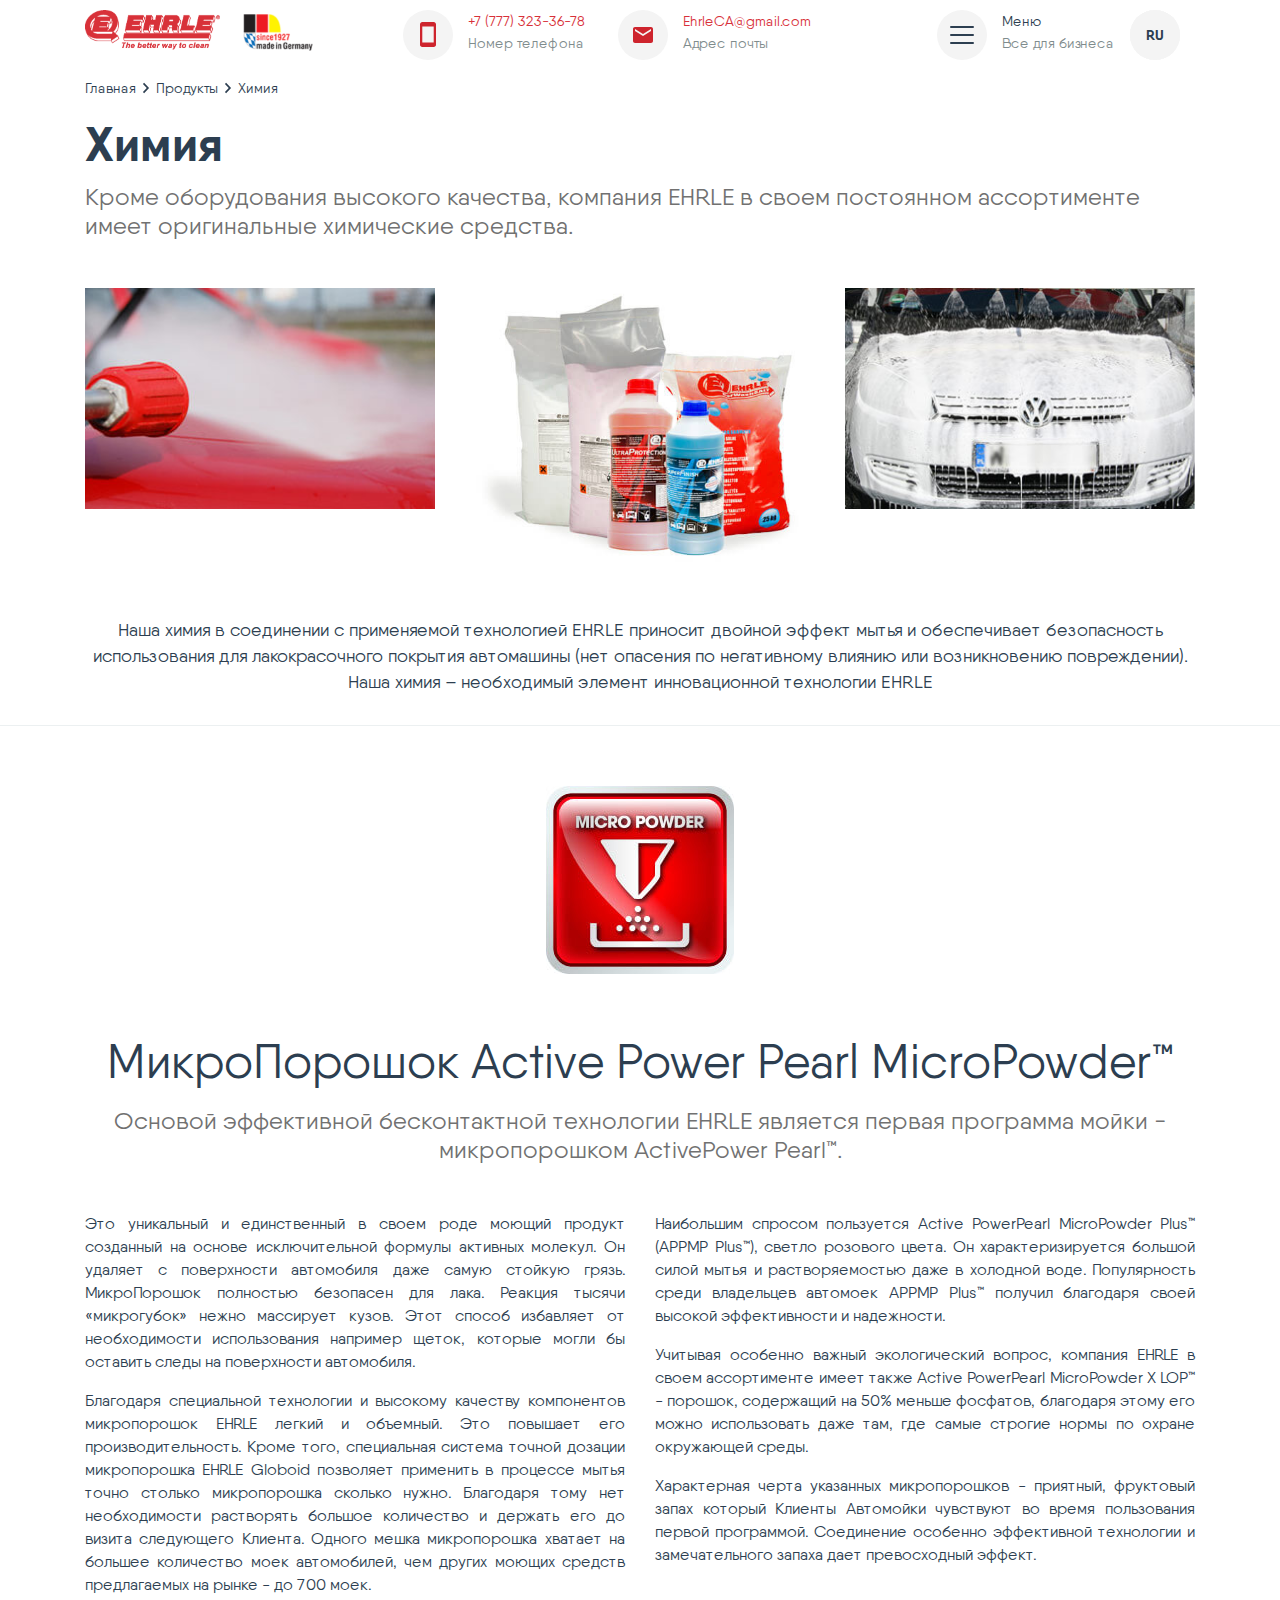
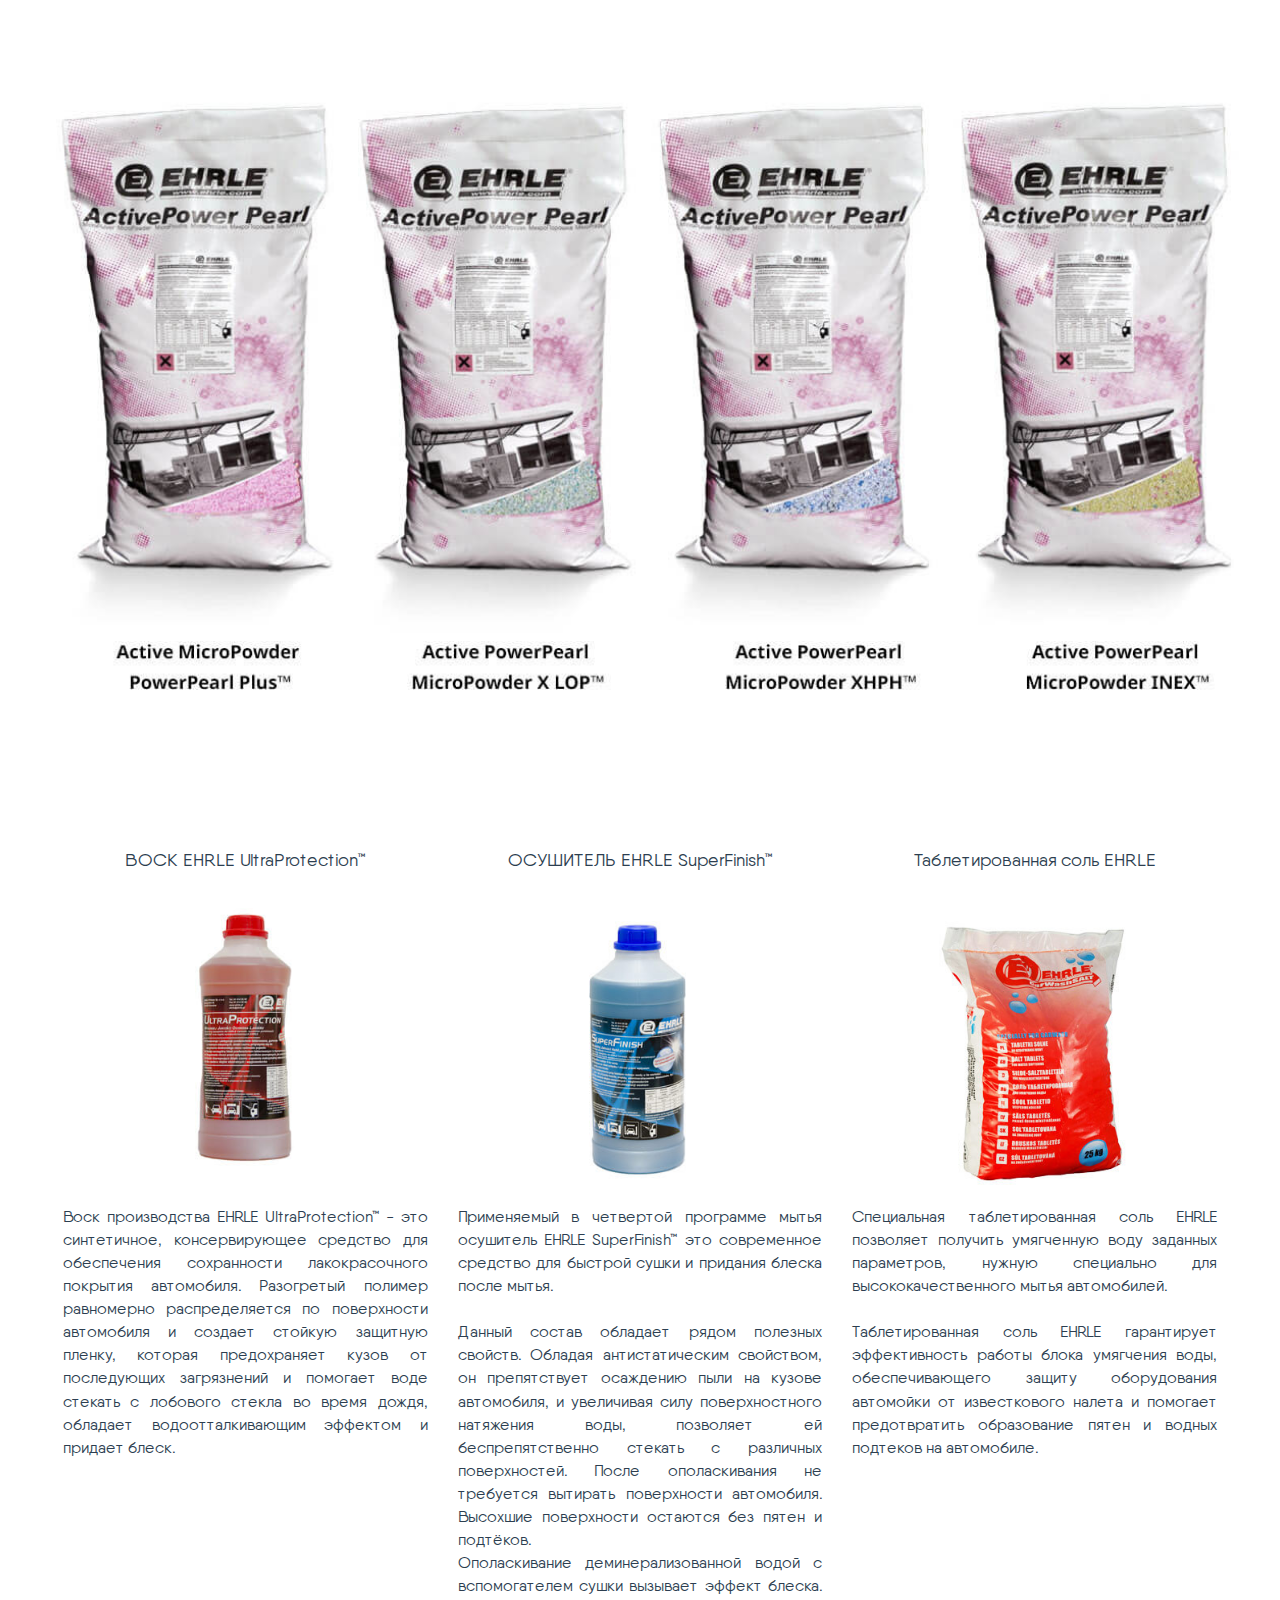
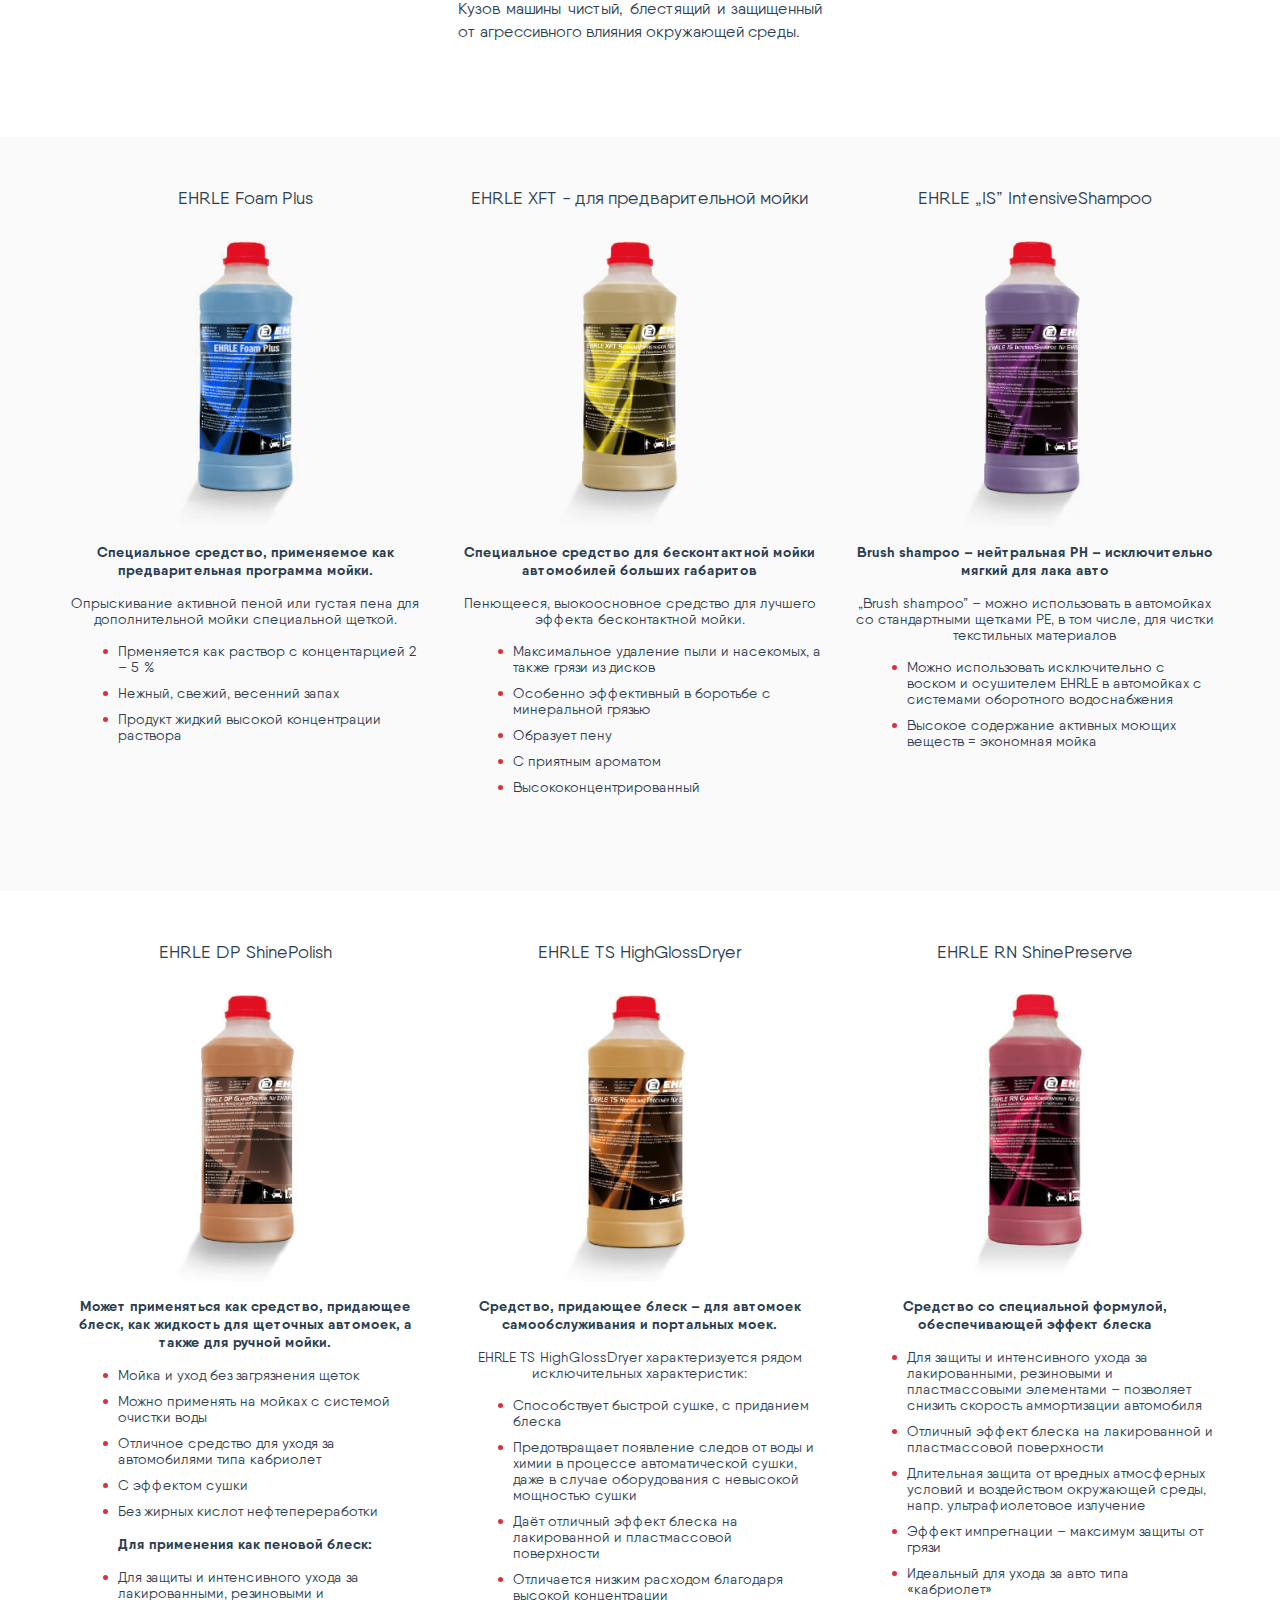
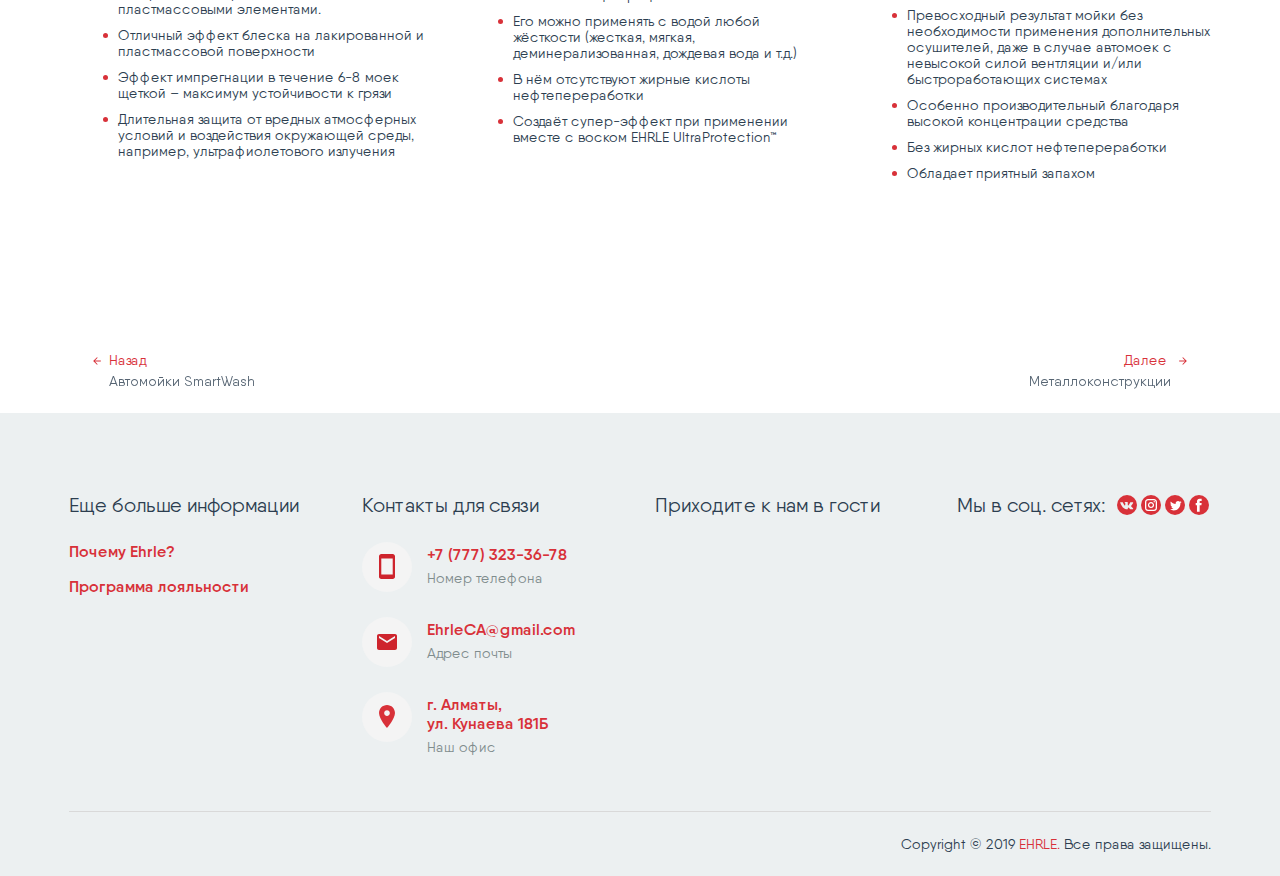
<file: prod-chemistry.html>
<!DOCTYPE html>
<html lang="ru">
<head>
  <title>Химия - EHRLE</title>
<meta name="google-site-verification" content="" />
<meta charset="utf-8">
<meta name="viewport" content="width=device-width, initial-scale=1, shrink-to-fit=no">
<meta http-equiv="x-ua-compatible" content="ie=edge">
<meta name="description" content="Бесконтактные мойки самообслуживания, которые работают 24 часа в сутки, 7 дней в неделю - все время генерируя прибыль по всей Европе и за ее пределами">
<meta name="keywords" content="мойка, автомойка, ehrle, самообслуживание, бесконтактные мойки, инвестиции">
<meta name="author" content="Yerbol Syzdyk, Aidos Kurmashev">
<!--<meta property="og:image" content="url_image">-->
<!--<meta property="og:title" content="">-->
<!--<meta property="twitter:title" content="">-->
<!--<meta property="og:description" content="">-->
<!--<meta property="twitter:description" content="">-->
<!--<meta name="twitter:image" content="">-->
<!--<meta property="og:image" content="">-->
<!--<meta property="og:type" content="website">-->
<!--<meta property="og:url" content="">-->
<!--<meta property="og:site_name" content="">-->
<!--<meta property="og:locale" content="ru-RU">-->
<!--<meta name="twitter:url" content="">-->
<!--<meta name="yandex-verification" content=""/>-->
<link rel="stylesheet" href="./assets/css/main.css"/>
<link rel="shortcut icon" href="/favicon.ico"/>
  <!-- endbuild -->
</head>
<body class="lang-ru">
<div id="app">
  <input type="hidden" value="chemistry" id="sitepage">
  <header>
<div class="menu" :class="{'menu-opened': isMenuOpened}">
  <div class="container">
    <div class="menu_nav menu_row">
      <div class="menu_col">
        <a class="menu_col_title menu_title" href="./#section_products" @click="closeMenu">Продукты</a>
        <div class="menu_links">
          <a class="menu_link" href="./prod-container_carwash.html" @click="closeMenu">Контейнерные автомойки CarWash</a>
          <a class="menu_link" href="./prod-module_carwash.html" @click="closeMenu">Модульные автомойки CarWash</a>
          <a class="menu_link" href="./prod-jetwash.html" @click="closeMenu">Автомойка JetWash</a>
          <a class="menu_link" href="./prod-smartwash.html" @click="closeMenu">Автомойка SmartWash</a>
          <a class="menu_link" href="./prod-chemistry.html" @click="closeMenu">Химия</a>
          <a class="menu_link" href="./prod-metal.html" @click="closeMenu">Металлоконструкции</a>
          <a class="menu_link" href="./prod-accessories.html" @click="closeMenu">Аксессуары</a>
          <a class="menu_link" href="./prod-apparatuses.html" @click="closeMenu">Аппараты высокого давления</a>
          <a class="menu_link" href="./prod-vacuum.html" @click="closeMenu">Профессиональные пылесосы</a>
        </div>
      </div>
      <div class="menu_col">
        <a class="menu_col_title menu_title" href="./tech-beskontakt.html" @click="closeMenu">Технология</a>
        <div class="menu_links">
          <a class="menu_link" href="./tech-beskontakt.html" @click="closeMenu">Бесконтакная мойка</a>
          <a class="menu_link" href="./tech-vda.html" @click="closeMenu">Сертификат VDA</a>
          <a class="menu_link" href="./tech-modul_line.html" @click="closeMenu">Modul Line ETRONIC 4</a>
          <a class="menu_link" href="./tech-ehrlesol.html"  @click="closeMenu">EHRLESol™</a>
          <a class="menu_link" href="./tech-real_time_display.html" @click="closeMenu">Real Time Display</a>
          <a class="menu_link" href="./tech-lce_slm.html" @click="closeMenu">LCE / SLM</a>
          <a class="menu_link" href="./tech-micropowder.html" @click="closeMenu">Система Дoзaции Микpoпopoшкa</a>
          <a class="menu_link" href="./tech-foam.html" @click="closeMenu">Активная пена</a>
        </div>
      </div>
      <div class="menu_col">
        <a class="menu_col_title menu_title" href="./business.html" @click="closeMenu">Бизнес с EHRLE</a>
        <div class="menu_links">
          <a class="menu_link" href="./business.html" @click="closeMenu">Мойка под ключ</a>
          <a class="menu_link" href="./calculator.html" @click="closeMenu">Рассчёт стройки и рентабельности</a>
        </div>
        <!--<a class="menu_col_title menu_title" href="#" target="_blank">Компания</a>-->
        <!--<div class="menu_links">-->
          <!--<a class="menu_link" href="http://www.ehrle.kz/ru/kompanija/tradicyi/" target="_blank">Традиция</a>-->
          <!--<a class="menu_link" href="http://www.ehrle.kz/ru/kompanija/ehrle_w_mirie/" target="_blank">EHRLE в мире</a>-->
          <!--<a class="menu_link" href="http://www.ehrle.kz/ru/kompanija/naszy_zawody/" target="_blank">Наши заводы</a>-->
          <!--<a class="menu_link" href="http://www.ehrle.kz/ru/kompanija/nowosti_ehrle/" target="_blank">Новости EHRLE</a>-->
        <!--</div>-->
      </div>
    </div>
    <div class="menu_line"></div>
    <div class="menu_footer menu_row">
      <div class="menu_col">
        <a href="#" target="_blank" class="menu_link menu_link-accent">Почему Ehrle?</a>
        <a href="#" target="_blank" class="menu_link menu_link-accent">Программа лояльности</a>
        <div class="social_links mt-0">
          <div class="menu_title social_label mb-0">Мы в соц. сетях:</div>
          <a class="social_link" href="#" target="_blank">
            <img src="./assets/images/social_vk.svg" alt="">
          </a>
          <a class="social_link" href="#" target="_blank">
            <img src="./assets/images/social_instagram.svg" alt="">
          </a>
          <a class="social_link" href="#" target="_blank">
            <img src="./assets/images/social_twitter.svg" alt="">
          </a>
          <a class="social_link" href="#" target="_blank">
            <img src="./assets/images/social_facebook.svg" alt="">
          </a>
        </div>
<!--        <a href="#" target="_blank" class="menu_link menu_link-accent">Инвестиционный процесс шаг за шагом</a>-->
<!--        <a href="#" target="_blank" class="menu_link menu_link-accent">Галерея реализации</a>-->
<!--        <a href="#" target="_blank" class="menu_link menu_link-accent">Спроектируй свою мойку</a>-->
<!--        <a href="#" target="_blank" class="menu_link menu_link-accent">Стройка И Монтаж Автомойки EHRLE</a>-->
<!--        <a href="#" target="_blank" class="menu_link menu_link-accent">Ehrle в зимний период</a>-->
      </div>
      <div class="menu_col menu_col-wide">
        <div class="menu_col_title menu_title">Приходите к нам в гости</div>
        <div class="menu_map">
          <iframe src="https://yandex.kz/map-widget/v1/-/CKEdRI2C" allowfullscreen="true"></iframe>
        </div>
      </div>
      <div class="menu_col">
      </div>
    </div>
  </div>
</div>
<nav class="nav">
  <div class="container d-flex">
    <a href="/" class="mr-xl-3 mr-1"><img class="nav_brand" src="./assets/images/ehrle_logo.png" height="40px" alt=""></a>
    <img class="nav_second_logo mr-xl-4 mr-2" src="./assets/images/german_logo.png" height="44px" alt="">
    <div class="link_contact icon_block d-none d-md-block ml-auto mr-xl-3 mr-0">
      <a href="tel: +7 (777) 323-36-78" target="_blank">
        <div class="icon_block_icon">
          <img src="./assets/images/phone.svg" alt="">
        </div>
        <div class="d-none d-xl-block icon_block_value pseudo_link">+7 (777) 323-36-78</div>
        <div class="d-none d-xl-block icon_block_subtitle">Номер телефона</div>
      </a>
    </div>
    <div class="link_contact icon_block d-none d-md-block ml-xl-3 ml-1 mr-auto">
      <a href="mailto: EhrleCA@gmail.com" target="_blank">
        <div class="icon_block_icon">
          <img src="./assets/images/email.svg" alt="">
        </div>
        <div class="d-none d-xl-block icon_block_value pseudo_link">EhrleCA@gmail.com</div>
        <div class="d-none d-xl-block icon_block_subtitle">Адрес почты</div>
      </a>
    </div>
    <div class="icon_block ml-auto">
      <button class="btn_custom" @click="toggleMenu">
        <div class="icon_block_icon">
          <div class="menu_toggler" :class="{'menu_toggler-close': isMenuOpened}"><span></span><span></span><span></span></div>
        </div>
        <div class="d-none d-xl-block icon_block_value">Меню</div>
        <div class="d-none d-xl-block icon_block_subtitle">Все для бизнеса</div>
      </button>
    </div>
    <div class="icon_block ml-xl-3 ml-1 lang_select lang_select_container" :class="{'lang_select-opened': isLanguagesSelecting}">
      <button class="btn_custom lang_select_item" v-for="lang in languages" @click="langButtonPressed(lang)" :class="{'lang_select_item-selected': lang===selectedLang}">
        <div class="icon_block_icon">
          <span class="icon_block_icon_text fw-bold">{{lang.toUpperCase()}}</span>
        </div>
      </button>
      <div class="lang_select_backdrop" @click="langButtonPressed(selectedLang)"></div>
    </div>
  </div>
</nav>
  <scroll-top v-if="showScroll"/>
</header>
  <div class="container content-first">
    <ul class="breadcrumbs">
      <li class="breadcrumbs-item">
        <a href="./">Главная</a>
      </li>
      <li class="breadcrumbs-item">
        <a href="./#section_products">Продукты</a>
      </li>
      <li class="breadcrumbs-item">
        <span>Химия</span>
      </li>
    </ul>
  </div>
  <div class="content pt-2 content-bordered">
    <div class="container">
      <h1 class="content_header">
        Химия
      </h1>
      <p class="content_subtitle">Кроме оборудования высокого качества, компания EHRLE в своем постоянном ассортименте имеет оригинальные химические средства.</p>
      <div class="row my-5">
        <div class="col-sm-4">
          <img src="./assets/images/chemical3.jpg" alt="" width="100%">
        </div>
        <div class="col-sm-4">
          <img src="./assets/images/chemical2.jpg" alt="" width="100%">
        </div>
        <div class="col-sm-4">
          <img src="./assets/images/chemical1.jpg" alt="" width="100%">
        </div>
      </div>
      <p class="paragraph paragraph-accent paragraph-c">
        Наша химия в соединении с применяемой технологией EHRLE приносит двойной эффект мытья и обеспечивает безопасность использования для лакокрасочного покрытия автомашины (нет опасения по негативному влиянию или возникновению повреждении). Наша химия – необходимый элемент инновационной технологии EHRLE
      </p>
    </div>
  </div>
  <div class="content">
    <div class="container">
      <div class="text-center mb-5">
          <span style="max-width: 250px; display: inline-block; padding: 10px 30px;">
            <img src="./assets/images/chemical_icon.jpg" alt="" width="100%">
          </span>
      </div>
      <div class="content_header text-center mb-3">
        МикроПорошок Active Power Pearl MicroPowder™
      </div>
      <div class="content_subtitle text-center mb-5">
        Основой эффективной бесконтактной технологии EHRLE является первая программа мойки -  микропорошком ActivePower Pearl™.
      </div>
      <div class="row">
        <div class="col-md-6">
          <p class="paragraph paragraph-j">
            Это уникальный и единственный в своем роде моющий продукт созданный на основе исключительной формулы активных молекул. Он удаляет с поверхности автомобиля даже самую стойкую грязь. МикроПорошок полностью безопасен для лака. Реакция тысячи «микрогубок» нежно массирует кузов. Этот способ избавляет от необходимости использования например щеток, которые могли бы оставить следы на поверхности автомобиля.
          </p>
          <p class="paragraph paragraph-j">
            Благодаря специальной технологии и высокому качеству компонентов микропорошок EHRLE легкий и объемный. Это повышает его производительность. Кроме того, специальная система точной дозации микропорошка EHRLE Globoid позволяет применить в процессе мытья точно столько микропорошка сколько нужно. Благодаря тому нет необходимости растворять большое количество и держать его до визита следующего Клиента. Одного мешка микропорошка хватает на большее количество моек автомобилей, чем других моющих средств предлагаемых на рынке - до 700 моек.
          </p>
        </div>
        <div class="col-md-6">
          <p class="paragraph paragraph-j">
            Наибольшим спросом пользуется Active PowerPearl MicroPowder Plus™ (APPMP Plus™), светло розового цвета. Он характеризируется большой силой мытья и растворяемостью даже в холодной воде. Популярность среди владельцев автомоек APPMP Plus™ получил благодаря своей высокой эффективности и надежности.
          </p>
          <p class="paragraph paragraph-j">
            Учитывая особенно важный экологический вопрос, компания EHRLE в своем ассортименте имеет также Active PowerPearl MicroPowder X LOP™ - порошок, содержащий на 50% меньше фосфатов, благодаря этому его можно использовать даже там, где самые строгие нормы по охране окружающей среды.
          </p>
          <p class="paragraph paragraph-j">
            Характерная черта указанных микропорошков - приятный, фруктовый запах который Клиенты Автомойки чувствуют во время пользования первой программой. Соединение особенно эффективной технологии и замечательного запаха дает превосходный эффект.
          </p>
        </div>
      </div>
    </div>
  </div>
  <img src="./assets/images/chemia_srodek.jpg" style="max-width: 1200px; width: 100%" class="d-block mx-auto"/>
  <div class="content content_chemistry">
    <div class="container-fluid">
      <div class="row p-5">
        <div class="col-md-4 text-center">
          <p class="paragraph paragraph-accent">
            ВОСК EHRLE UltraProtection™
          </p>
          <img src="../assets/images/chemical_type1.jpg" alt="" class="my-3 d-block mx-auto" style="max-width: 250px; width: 100%; height: 300px; object-fit: contain">
          <p class="paragraph paragraph-j">
            Воск производства EHRLE UltraProtection™ - это синтетичное, консервирующее средство для обеспечения сохранности лакокрасочного покрытия автомобиля. Разогретый полимер равномерно распределяется по поверхности автомобиля и создает стойкую защитную пленку, которая предохраняет кузов от последующих загрязнений и помогает воде стекать с лобового стекла во время дождя, обладает водоотталкивающим эффектом и придает блеск.
          </p>
        </div>
        <div class="col-md-4 text-center">
          <p class="paragraph paragraph-accent">
            ОСУШИТЕЛЬ EHRLE SuperFinish™
          </p>
          <img src="../assets/images/chemical_type2.jpg" alt="" class="my-3 d-block mx-auto" style="max-width: 250px; width: 100%; height: 300px; object-fit: contain">
          <p class="paragraph paragraph-j">
            Применяемый в четвертой программе мытья осушитель EHRLE SuperFinish™ это современное средство для быстрой сушки и придания блеска после мытья.<br/>
            <br/>
            Данный состав обладает рядом полезных свойств. Обладая антистатическим свойством, он препятствует осаждению пыли на кузове автомобиля, и увеличивая силу поверхностного натяжения воды, позволяет ей беспрепятственно стекать с различных поверхностей. После ополаскивания не требуется вытирать поверхности автомобиля. Высохшие поверхности остаются без пятен и подтёков.<br/>
            Ополаскивание деминерализованной водой с вспомогателем сушки вызывает эффект блеска. Кузов машины чистый, блестящий и защищенный от агрессивного влияния окружающей среды.
          </p>
        </div>
        <div class="col-md-4 text-center">
          <p class="paragraph paragraph-accent">
            Таблетированная соль EHRLE
          </p>
          <img src="../assets/images/chemical_type3.jpg" alt="" class="my-3 d-block mx-auto" style="max-width: 250px; width: 100%; height: 300px; object-fit: contain">
          <p class="paragraph paragraph-j">
            Специальная таблетированная соль EHRLE позволяет получить умягченную воду заданных параметров, нужную специально для высококачественного мытья автомобилей.<br/>
            <br/>
            Таблетированная соль EHRLE гарантирует эффективность работы блока умягчения воды, обеспечивающего защиту оборудования автомойки от известкового налета и помогает предотвратить образование пятен и водных подтеков на автомобиле.
          </p>
        </div>
      </div>
      <div class="row p-5 row-colored">
        <div class="col-md-4 text-center">
          <p class="paragraph paragraph-accent">
            EHRLE Foam Plus
          </p>
          <img src="../assets/images/chemical-xft.jpg" alt="" class="my-3 d-block mx-auto" style="max-width: 250px; width: 100%; height: 300px; object-fit: contain">
          <div>
            <p><strong>Специальное средство, применяемое как предварительная программа мойки.</strong></p>
            <p>Опрыскивание активной пеной или густая пена для дополнительной мойки специальной щеткой.</p>
            <ul>
              <li>Прменяется как раствор с концентарцией 2 – 5 %</li>
              <li>Нежный, свежий, весенний запах&nbsp;</li>
              <li>Продукт жидкий высокой концентрации раствора</li>
            </ul>
          </div>
        </div>
        <div class="col-md-4 text-center">
          <p class="paragraph paragraph-accent">
            EHRLE XFT - для предварительной мойки
          </p>
          <img src="../assets/images/chemical-xft1.jpg" alt="" class="my-3 d-block mx-auto" style="max-width: 250px; width: 100%; height: 300px; object-fit: contain">
          <div>
            <p><strong>Специальное средство для бесконтактной мойки автомобилей больших габаритов</strong></p>

            <p>Пенющееся, выокоосновное средство для лучшего эффекта бесконтактной мойки.</p>

            <ul>
              <li>Максимальное удаление пыли и насекомых, а также грязи из дисков</li>
              <li>Особенно эффективный в боротьбе с минеральной грязью</li>
              <li>Образует пену</li>
              <li>С приятным ароматом</li>
              <li>Высококонцентрированный</li>
            </ul>
          </div>
        </div>
        <div class="col-md-4 text-center">
          <p class="paragraph paragraph-accent">
            EHRLE „IS” IntensiveShampoo
          </p>
          <img src="../assets/images/chemical-is.jpg" alt="" class="my-3 d-block mx-auto" style="max-width: 250px; width: 100%; height: 300px; object-fit: contain">
          <div>
            <p><strong>Brush shampoo – нейтральная PH – исключительно мягкий для лака авто</strong></p>
            <p>„Brush shampoo” – можно использовать в автомойках со стандартными щетками PE, в том числе, для чистки текстильных материалов</p>
            <ul>
              <li>Можно использовать исключительно с воском и осушителем EHRLE в автомойках с системами оборотного водоснабжения</li>
              <li>Высокое содержание активных моющих веществ = экономная мойка</li>
            </ul>
            <p><br>
              &nbsp;</p>
          </div>
        </div>
      </div>
      <div class="row p-5">
        <div class="col-md-4 text-center">
          <p class="paragraph paragraph-accent">
            EHRLE DP ShinePolish
          </p>
          <img src="../assets/images/chemical-dp.jpg" alt="" class="my-3 d-block mx-auto" style="max-width: 250px; width: 100%; height: 300px; object-fit: contain">
          <div>
            <p><strong>Может применяться как средство, придающее блеск, как жидкость для щеточных автомоек, а также для ручной мойки.</strong></p>
            <ul>
              <li>Мойка и уход без загрязнения щеток</li>
              <li>Можно применять на мойках с системой очистки воды</li>
              <li>Отличное средство для уходя за автомобилями типа кабриолет</li>
              <li>С эффектом сушки</li>
              <li>Без жирных кислот нефтепереработки</li>
            </ul>

            <p><strong>Для применения как пеновой блеск:</strong></p>

            <ul>
              <li>Для защиты и интенсивного ухода за лакированными, резиновыми и пластмассовыми элементами.</li>
              <li>Отличный эффект блеска на лакированной и пластмассовой поверхности</li>
              <li>Эффект импрегнации в течение 6-8 моек щеткой – максимум устойчивости к грязи</li>
              <li>Длительная защита от вредных атмосферных условий и воздействия окружающей среды, например, ультрафиолетового излучения</li>
            </ul>
          </div>
        </div>
        <div class="col-md-4 text-center">
          <p class="paragraph paragraph-accent">
            EHRLE TS HighGlossDryer
          </p>
          <img src="../assets/images/chemical-ts.jpg" alt="" class="my-3 d-block mx-auto" style="max-width: 250px; width: 100%; height: 300px; object-fit: contain">
          <div>
            <p><strong>Средство, придающее блеск – для автомоек самообслуживания и портальных моек.</strong></p>

            <p>EHRLE TS HighGlossDryer характеризуется рядом исключительных характеристик:</p>

            <ul>
              <li>Способствует быстрой сушке, с приданием блеска</li>
              <li>Предотвращает появление следов от воды и химии в процессе автоматической сушки, даже в случае оборудования с невысокой мощностью сушки</li>
              <li>Даёт отличный эффект блеска на лакированной и пластмассовой поверхности</li>
              <li>Отличается низким расходом благодаря высокой концентрации</li>
              <li>Его можно применять с водой любой жёсткости (жесткая, мягкая, деминерализованная, дождевая вода и т.д.)</li>
              <li>В нём отсутствуют жирные кислоты нефтепереработки</li>
              <li>Создаёт супер-эффект при применении вместе с воском EHRLE UltraProtection™</li>
            </ul>
          </div>
        </div>
        <div class="col-md-4 text-center">
          <p class="paragraph paragraph-accent">
            EHRLE RN ShinePreserve
          </p>
          <img src="../assets/images/chemical-rn.jpg" alt="" class="my-3 d-block mx-auto" style="max-width: 250px; width: 100%; height: 300px; object-fit: contain">
          <div>
            <p><strong>Средство со специальной формулой, обеспечивающей эффект блеска</strong></p>

            <ul>
              <li>Для защиты и интенсивного ухода за лакированными, резиновыми и пластмассовыми элементами – позволяет снизить скорость аммортизации автомобиля</li>
              <li>Отличный эффект блеска на лакированной и пластмассовой поверхности</li>
              <li>Длительная защита от вредных атмосферных условий и воздейством окружающей среды, напр. ультрафиолетовое излучение</li>
              <li>Эффект импрегнации – максимум защиты от грязи</li>
              <li>Идеальный для ухода за авто типа «кабриолет»</li>
              <li>Превосходный результат мойки без необходимости применения дополнительных осушителей, даже в случае автомоек с невысокой силой вентляции и/или быстроработающих системах</li>
              <li>Особенно производительный благодаря высокой концентрации средства</li>
              <li>Без жирных кислот нефтепереработки</li>
              <li>Обладает приятный запахом</li>
            </ul>
          </div>
        </div>
      </div>
    </div>
  </div>
  
<div class="container py-4">
    <div class="d-flex justify-content-between">
        
        <a href="/prod-smartwash.html" class="a_custom d-none d-md-block">
            <div class="pseudo_link"><i class="icon icon-arrow_prev"></i>Назад</div>
            <span class="pl-4 opacity-high">Автомойки SmartWash</span>
        </a>
        
        
        <a href="/prod-metal.html" class="ml-auto a_custom text-right">
            <div class="pseudo_link">Далее <i class="icon icon-arrow_next"></i></div>
            <span class="pr-4 opacity-high">Металлоконструкции</span>
        </a>
        
    </div>
</div>

  <footer class="footer">
  <div class="footer_container_row">
    <div class="item">
      <div class="footer_label">
        Еще больше информации
      </div>
      <ul class="ul_custom">
        <li class="footer_link">
          <a href="#" target="_blank">Почему Ehrle?</a>
        </li>
        <li class="footer_link">
          <a href="#" target="_blank">Программа лояльности</a>
        </li>
<!--        <li class="footer_link">-->
<!--          <a href="#" target="_blank">Инвестиционный процесс шаг за шагом</a>-->
<!--        </li>-->
<!--        <li class="footer_link">-->
<!--          <a href="#" target="_blank">Галерея реализации</a>-->
<!--        </li>-->
<!--        <li class="footer_link">-->
<!--          <a href="#" target="_blank">Спроектируй свою мойку</a>-->
<!--        </li>-->
<!--        <li class="footer_link">-->
<!--          <a href="#" target="_blank">Стройка И Монтаж Автомойки EHRLE</a>-->
<!--        </li>-->
<!--        <li class="footer_link">-->
<!--          <a href="#" target="_blank">Ehrle в зимний период</a>-->
<!--        </li>-->
      </ul>
    </div>
    <div class="item">
      <div class="footer_label">
        Контакты для связи
      </div>
      <ul class="ul_custom">
        <li class="footer_link footer_link_contact icon_block link_contact">
          <a href="tel: +7 (777) 323-36-78" target="_blank">
            <div class="icon_block_icon">
              <img src="./assets/images/phone.svg" alt="">
            </div>
            <div class="icon_block_value pseudo_link">+7 (777) 323-36-78</div>
            <div class="icon_block_subtitle">Номер телефона</div>
          </a>
        </li>
        <li class="footer_link footer_link_contact icon_block link_contact">
          <a href="mailto: EhrleCA@gmail.com" target="_blank">
            <div class="icon_block_icon">
              <img src="./assets/images/email.svg" alt="">
            </div>
            <div class="icon_block_value pseudo_link">EhrleCA@gmail.com</div>
            <div class="icon_block_subtitle">Адрес почты</div>
          </a>
        </li>
        <li class="footer_link footer_link_contact icon_block link_contact">
          <a href="https://yandex.kz/maps/-/CKEPE05p" target="_blank">
            <div class="icon_block_icon">
              <img src="./assets/images/map.svg" alt="">
            </div>
            <div class="icon_block_value pseudo_link">г. Алматы, <br/>ул. Кунаева 181Б</div>
            <div class="icon_block_subtitle">Наш офис</div>
          </a>
        </li>
      </ul>
    </div>
    <div class="item item-wide">
      <div class="d-sm-flex flex-wrap">
        <div class="footer_label">Приходите к нам в гости</div>
        <div class="footer_social social_links">
          <div class="footer_label social_label">Мы в соц. сетях:</div>
          <a class="social_link" href="#" target="_blank">
            <img src="./assets/images/social_vk.svg" alt="">
          </a>
          <a class="social_link" href="#" target="_blank">
            <img src="./assets/images/social_instagram.svg" alt="">
          </a>
          <a class="social_link" href="#" target="_blank">
            <img src="./assets/images/social_twitter.svg" alt="">
          </a>
          <a class="social_link" href="#" target="_blank">
            <img src="./assets/images/social_facebook.svg" alt="">
          </a>
        </div>
      </div>
      <div class="menu_map">
        <iframe src="https://yandex.kz/map-widget/v1/-/CKEdRI2C" allowfullscreen="true"></iframe>
      </div>
    </div>
  </div>
  <div class="footer_container">
    <div class="footer_line"></div>
    <div class="footer_external_links">
      <!--<a href="#" target="_blank">Обработка персональных данных</a>-->
      <!--<a href="#" target="_blank">Условия бронирования счёта</a>-->
      <!--<a href="#" target="_blank">Пользовательское соглашение</a>-->
      <span>Copyright © 2019 <a href="/">EHRLE.</a> Все права защищены.</span>
    </div>
  </div>
</footer>

  <div class="modal_wrapper" :class="{'modal_wrapper-show': showModal}">
    <div class="modal_backdrop" @click="closeModal"></div>
    <div class="modal_scroller">
        <div class="modal_container justify-content-between">
            <button class="btn_custom modal_close" @click="closeModal"><img src="./assets/images/menu_close.svg" alt=""></button>
            <div class="modal_body">
                <h2 class="heading ">Введите ваши данные</h2>
                <form class="modal_form" @submit.prevent="handleSubmit('form modal')">
                    <div class="form_item form_field">
                        <input type="text" class="input" id="modal_name" placeholder=" " v-model="name">
                        <label for="modal_name" class="input_label"><span>Имя Фамилия</span></label>
                    </div>
                    <div class="form_item form_field">
                        <input type="text" class="input" id="modal_phone" placeholder="+7 (000) 000 - 00 - 00"  v-mask="'+7(7##)### ## ##'" v-model="phone">
                        <label for="modal_phone" class="input_label"><span>Телефон</span></label>
                    </div>
                    <div class="form_item">
                        <button type="submit" class="btn btn_primary">Оставить заявку</button>
                    </div>
                </form>
    <!--            <p class="form_subtitle text-center mt-4">Оставляя заявку, вы соглашаетесь на <a href="#" target="_blank">обработку персональных данных</a> и c <a href="#" target="_blank">условиями бронирования счёта</a></p>-->
            </div>
        </div>
    </div>
</div>

</div>
<script src="./assets/js/main.js"></script>
</body>
</html>
</file>
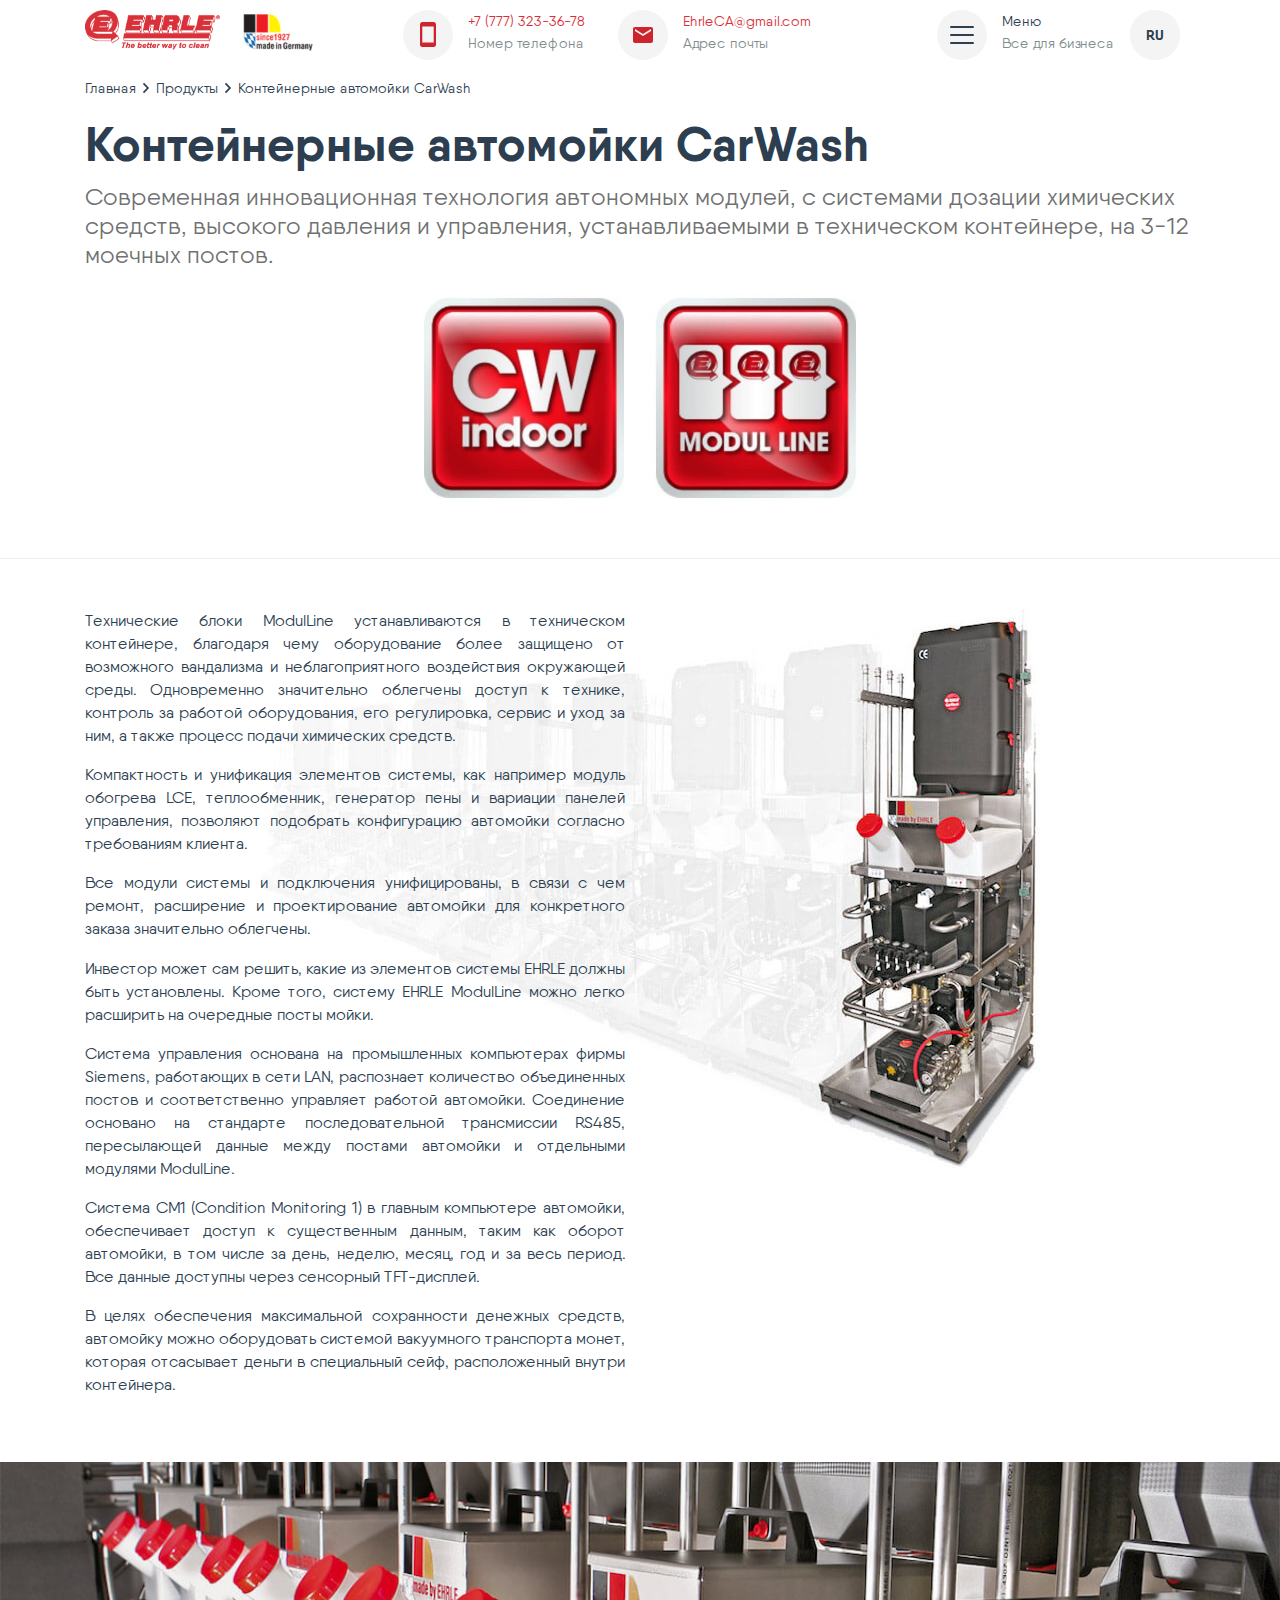
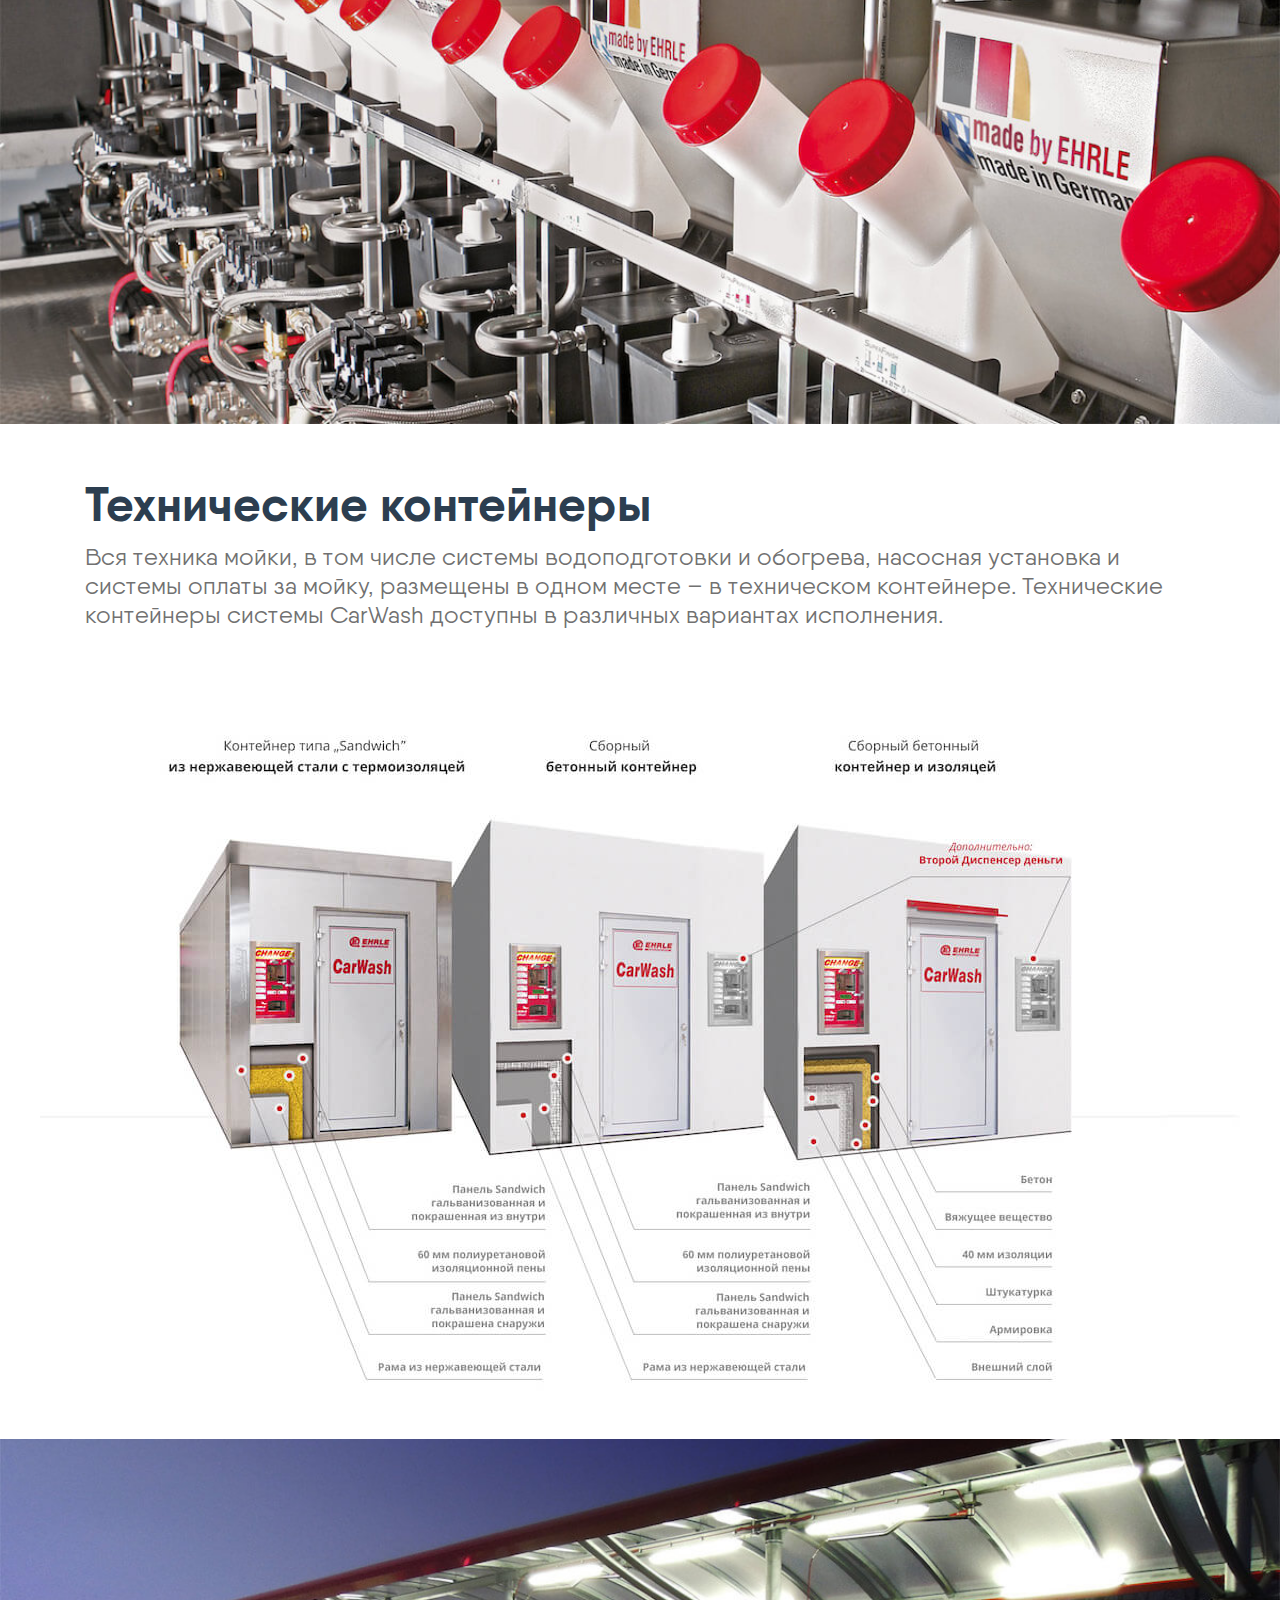
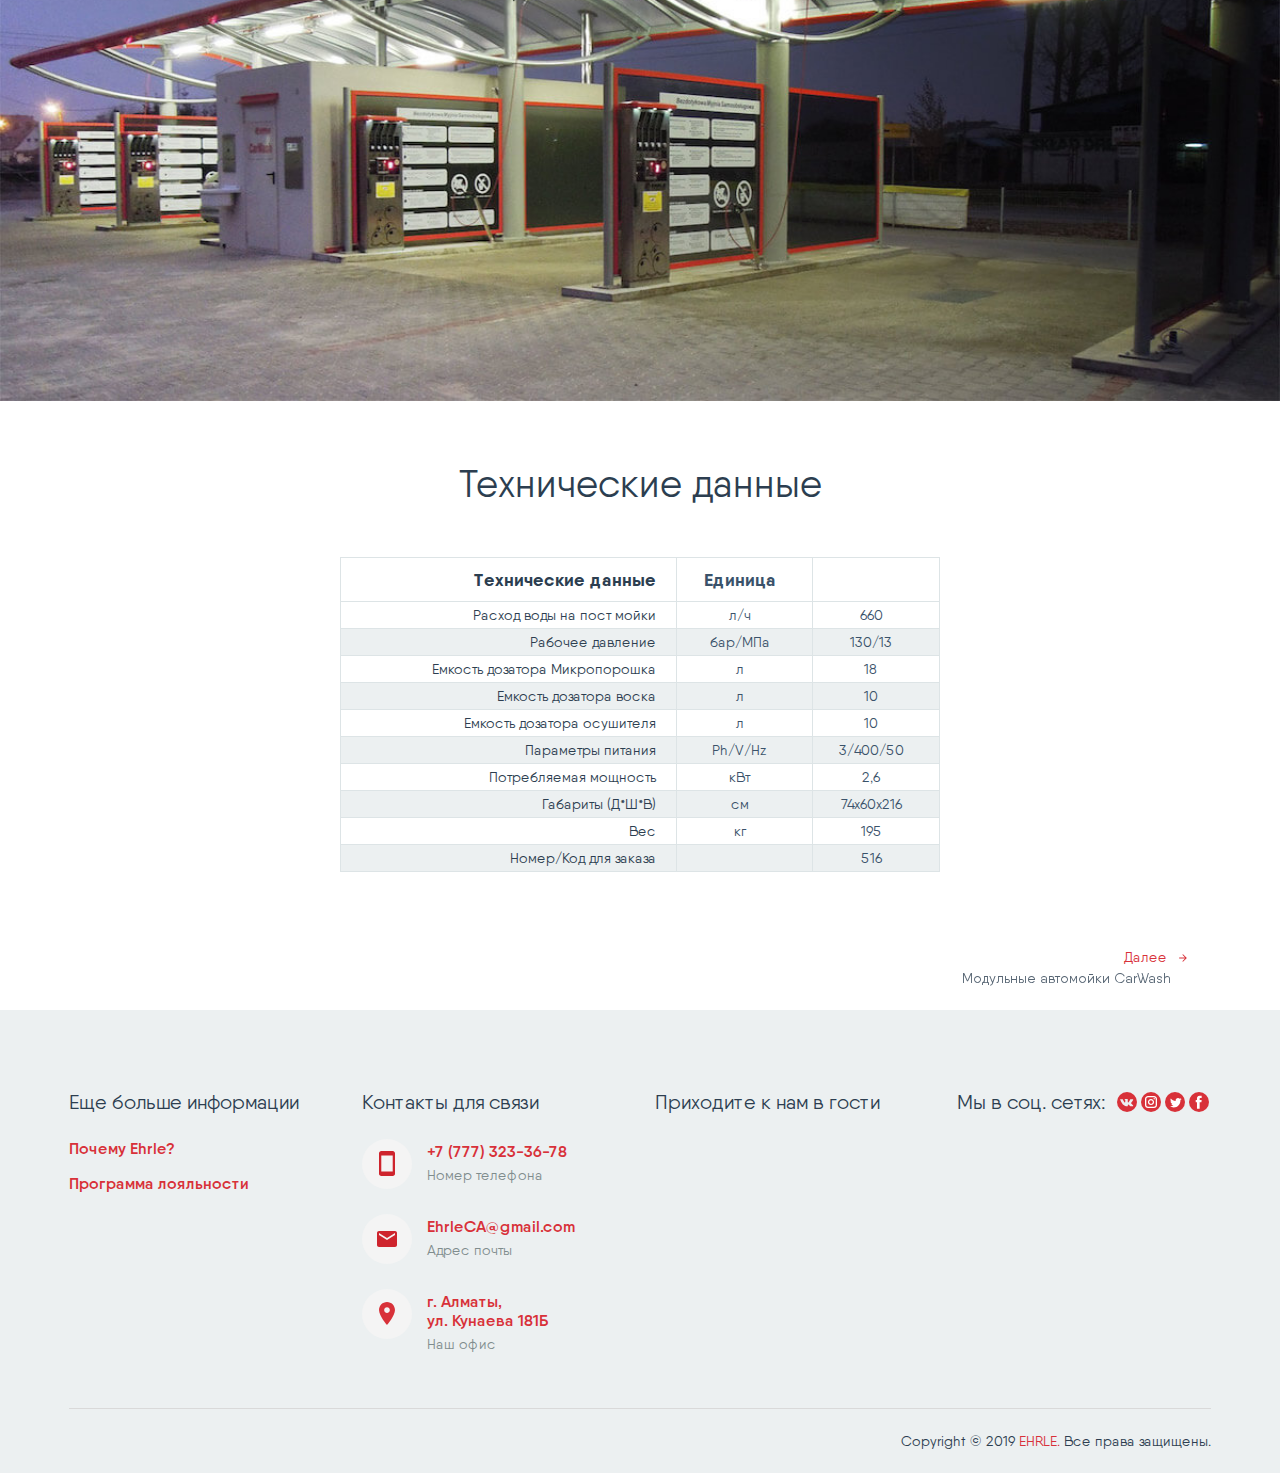
<file: prod-container_carwash.html>
<!DOCTYPE html>
<html lang="ru">
<head>
  <title>Контейнерная автомойка CarWash - EHRLE</title>
<meta name="google-site-verification" content="" />
<meta charset="utf-8">
<meta name="viewport" content="width=device-width, initial-scale=1, shrink-to-fit=no">
<meta http-equiv="x-ua-compatible" content="ie=edge">
<meta name="description" content="Бесконтактные мойки самообслуживания, которые работают 24 часа в сутки, 7 дней в неделю - все время генерируя прибыль по всей Европе и за ее пределами">
<meta name="keywords" content="мойка, автомойка, ehrle, самообслуживание, бесконтактные мойки, инвестиции">
<meta name="author" content="Yerbol Syzdyk, Aidos Kurmashev">
<!--<meta property="og:image" content="url_image">-->
<!--<meta property="og:title" content="">-->
<!--<meta property="twitter:title" content="">-->
<!--<meta property="og:description" content="">-->
<!--<meta property="twitter:description" content="">-->
<!--<meta name="twitter:image" content="">-->
<!--<meta property="og:image" content="">-->
<!--<meta property="og:type" content="website">-->
<!--<meta property="og:url" content="">-->
<!--<meta property="og:site_name" content="">-->
<!--<meta property="og:locale" content="ru-RU">-->
<!--<meta name="twitter:url" content="">-->
<!--<meta name="yandex-verification" content=""/>-->
<link rel="stylesheet" href="./assets/css/main.css"/>
<link rel="shortcut icon" href="/favicon.ico"/>
</head>
<body class="lang-ru">
<div id="app">
  <input type="hidden" value="container_carwash" id="sitepage">
  <header>
<div class="menu" :class="{'menu-opened': isMenuOpened}">
  <div class="container">
    <div class="menu_nav menu_row">
      <div class="menu_col">
        <a class="menu_col_title menu_title" href="./#section_products" @click="closeMenu">Продукты</a>
        <div class="menu_links">
          <a class="menu_link" href="./prod-container_carwash.html" @click="closeMenu">Контейнерные автомойки CarWash</a>
          <a class="menu_link" href="./prod-module_carwash.html" @click="closeMenu">Модульные автомойки CarWash</a>
          <a class="menu_link" href="./prod-jetwash.html" @click="closeMenu">Автомойка JetWash</a>
          <a class="menu_link" href="./prod-smartwash.html" @click="closeMenu">Автомойка SmartWash</a>
          <a class="menu_link" href="./prod-chemistry.html" @click="closeMenu">Химия</a>
          <a class="menu_link" href="./prod-metal.html" @click="closeMenu">Металлоконструкции</a>
          <a class="menu_link" href="./prod-accessories.html" @click="closeMenu">Аксессуары</a>
          <a class="menu_link" href="./prod-apparatuses.html" @click="closeMenu">Аппараты высокого давления</a>
          <a class="menu_link" href="./prod-vacuum.html" @click="closeMenu">Профессиональные пылесосы</a>
        </div>
      </div>
      <div class="menu_col">
        <a class="menu_col_title menu_title" href="./tech-beskontakt.html" @click="closeMenu">Технология</a>
        <div class="menu_links">
          <a class="menu_link" href="./tech-beskontakt.html" @click="closeMenu">Бесконтакная мойка</a>
          <a class="menu_link" href="./tech-vda.html" @click="closeMenu">Сертификат VDA</a>
          <a class="menu_link" href="./tech-modul_line.html" @click="closeMenu">Modul Line ETRONIC 4</a>
          <a class="menu_link" href="./tech-ehrlesol.html"  @click="closeMenu">EHRLESol™</a>
          <a class="menu_link" href="./tech-real_time_display.html" @click="closeMenu">Real Time Display</a>
          <a class="menu_link" href="./tech-lce_slm.html" @click="closeMenu">LCE / SLM</a>
          <a class="menu_link" href="./tech-micropowder.html" @click="closeMenu">Система Дoзaции Микpoпopoшкa</a>
          <a class="menu_link" href="./tech-foam.html" @click="closeMenu">Активная пена</a>
        </div>
      </div>
      <div class="menu_col">
        <a class="menu_col_title menu_title" href="./business.html" @click="closeMenu">Бизнес с EHRLE</a>
        <div class="menu_links">
          <a class="menu_link" href="./business.html" @click="closeMenu">Мойка под ключ</a>
          <a class="menu_link" href="./calculator.html" @click="closeMenu">Рассчёт стройки и рентабельности</a>
        </div>
        <!--<a class="menu_col_title menu_title" href="#" target="_blank">Компания</a>-->
        <!--<div class="menu_links">-->
          <!--<a class="menu_link" href="http://www.ehrle.kz/ru/kompanija/tradicyi/" target="_blank">Традиция</a>-->
          <!--<a class="menu_link" href="http://www.ehrle.kz/ru/kompanija/ehrle_w_mirie/" target="_blank">EHRLE в мире</a>-->
          <!--<a class="menu_link" href="http://www.ehrle.kz/ru/kompanija/naszy_zawody/" target="_blank">Наши заводы</a>-->
          <!--<a class="menu_link" href="http://www.ehrle.kz/ru/kompanija/nowosti_ehrle/" target="_blank">Новости EHRLE</a>-->
        <!--</div>-->
      </div>
    </div>
    <div class="menu_line"></div>
    <div class="menu_footer menu_row">
      <div class="menu_col">
        <a href="#" target="_blank" class="menu_link menu_link-accent">Почему Ehrle?</a>
        <a href="#" target="_blank" class="menu_link menu_link-accent">Программа лояльности</a>
        <div class="social_links mt-0">
          <div class="menu_title social_label mb-0">Мы в соц. сетях:</div>
          <a class="social_link" href="#" target="_blank">
            <img src="./assets/images/social_vk.svg" alt="">
          </a>
          <a class="social_link" href="#" target="_blank">
            <img src="./assets/images/social_instagram.svg" alt="">
          </a>
          <a class="social_link" href="#" target="_blank">
            <img src="./assets/images/social_twitter.svg" alt="">
          </a>
          <a class="social_link" href="#" target="_blank">
            <img src="./assets/images/social_facebook.svg" alt="">
          </a>
        </div>
<!--        <a href="#" target="_blank" class="menu_link menu_link-accent">Инвестиционный процесс шаг за шагом</a>-->
<!--        <a href="#" target="_blank" class="menu_link menu_link-accent">Галерея реализации</a>-->
<!--        <a href="#" target="_blank" class="menu_link menu_link-accent">Спроектируй свою мойку</a>-->
<!--        <a href="#" target="_blank" class="menu_link menu_link-accent">Стройка И Монтаж Автомойки EHRLE</a>-->
<!--        <a href="#" target="_blank" class="menu_link menu_link-accent">Ehrle в зимний период</a>-->
      </div>
      <div class="menu_col menu_col-wide">
        <div class="menu_col_title menu_title">Приходите к нам в гости</div>
        <div class="menu_map">
          <iframe src="https://yandex.kz/map-widget/v1/-/CKEdRI2C" allowfullscreen="true"></iframe>
        </div>
      </div>
      <div class="menu_col">
      </div>
    </div>
  </div>
</div>
<nav class="nav">
  <div class="container d-flex">
    <a href="/" class="mr-xl-3 mr-1"><img class="nav_brand" src="./assets/images/ehrle_logo.png" height="40px" alt=""></a>
    <img class="nav_second_logo mr-xl-4 mr-2" src="./assets/images/german_logo.png" height="44px" alt="">
    <div class="link_contact icon_block d-none d-md-block ml-auto mr-xl-3 mr-0">
      <a href="tel: +7 (777) 323-36-78" target="_blank">
        <div class="icon_block_icon">
          <img src="./assets/images/phone.svg" alt="">
        </div>
        <div class="d-none d-xl-block icon_block_value pseudo_link">+7 (777) 323-36-78</div>
        <div class="d-none d-xl-block icon_block_subtitle">Номер телефона</div>
      </a>
    </div>
    <div class="link_contact icon_block d-none d-md-block ml-xl-3 ml-1 mr-auto">
      <a href="mailto: EhrleCA@gmail.com" target="_blank">
        <div class="icon_block_icon">
          <img src="./assets/images/email.svg" alt="">
        </div>
        <div class="d-none d-xl-block icon_block_value pseudo_link">EhrleCA@gmail.com</div>
        <div class="d-none d-xl-block icon_block_subtitle">Адрес почты</div>
      </a>
    </div>
    <div class="icon_block ml-auto">
      <button class="btn_custom" @click="toggleMenu">
        <div class="icon_block_icon">
          <div class="menu_toggler" :class="{'menu_toggler-close': isMenuOpened}"><span></span><span></span><span></span></div>
        </div>
        <div class="d-none d-xl-block icon_block_value">Меню</div>
        <div class="d-none d-xl-block icon_block_subtitle">Все для бизнеса</div>
      </button>
    </div>
    <div class="icon_block ml-xl-3 ml-1 lang_select lang_select_container" :class="{'lang_select-opened': isLanguagesSelecting}">
      <button class="btn_custom lang_select_item" v-for="lang in languages" @click="langButtonPressed(lang)" :class="{'lang_select_item-selected': lang===selectedLang}">
        <div class="icon_block_icon">
          <span class="icon_block_icon_text fw-bold">{{lang.toUpperCase()}}</span>
        </div>
      </button>
      <div class="lang_select_backdrop" @click="langButtonPressed(selectedLang)"></div>
    </div>
  </div>
</nav>
  <scroll-top v-if="showScroll"/>
</header>
  <div class="container content-first">
    <ul class="breadcrumbs">
      <li class="breadcrumbs-item">
        <a href="./">Главная</a>
      </li>
      <li class="breadcrumbs-item">
        <a href="./#section_products">Продукты</a>
      </li>
      <li class="breadcrumbs-item">
        <span>Контейнерные автомойки CarWash</span>
      </li>
    </ul>
  </div>
  <div class="content pt-2 content-bordered">
    <div class="container">
      <h1 class="content_header">
        Контейнерные автомойки CarWash
      </h1>
      <p class="content_subtitle">Современная  инновационная технология автономных модулей, с системами дозации химических средств, высокого давления и управления, устанавливаемыми в техническом контейнере, на 3-12 моечных постов.</p>
      <div class="text-center mb-5">
        <span style="max-width: 500px; display: inline-block; padding: 10px 30px;">
          <img src="./assets/images/carwash.jpg" alt="" width="100%">
        </span>
      </div>
    </div>
  </div>
  <div class="content" style="background: url(./assets/images/containersbox_bg.jpg) no-repeat top 50px center;">
    <div class="container">
      <div class="row">
        <div class="col-md-6">
          <p class="paragraph paragraph-j">
            Технические блоки ModulLine устанавливаются в техническом контейнере, благодаря чему оборудование более защищено от возможного вандализма и неблагоприятного воздействия окружающей среды. Одновременно значительно облегчены доступ к технике, контроль за работой оборудования, его регулировка, сервис и уход за ним, а также процесс подачи химических средств.
          </p>
          <p class="paragraph paragraph-j">
            Компактность и унификация элементов системы, как например модуль обогрева LCE, теплообменник, генератор пены и вариации панелей управления, позволяют подобрать конфигурацию автомойки согласно требованиям клиента.
          </p>
          <p class="paragraph paragraph-j">
            Все модули системы и подключения унифицированы, в связи с чем ремонт, расширение и проектирование автомойки для конкретного заказа значительно облегчены.
          </p>
          <p class="paragraph paragraph-j">
            Инвестор может сам решить, какие из элементов  системы EHRLE должны быть установлены. Кроме того, систему EHRLE ModulLine можно легко расширить на очередные посты мойки.
          </p>
          <p class="paragraph paragraph-j">
            Система управления основана на промышленных компьютерах фирмы Siemens, работающих в сети LAN, распознает количество объединенных постов и соответственно управляет работой автомойки. Соединение основано на стандарте последовательной трансмиссии RS485, пересылающей  данные между постами автомойки и отдельными модулями ModulLine.
          </p>
          <p class="paragraph paragraph-j">
            Система CM1 (Condition Monitoring 1) в главным компьютере автомойки, обеспечивает доступ к существенным данным, таким как оборот автомойки, в том числе за день, неделю, месяц, год и за весь период. Все данные доступны через сенсорный TFT-дисплей.
          </p>
          <p class="paragraph paragraph-j">
            В целях обеспечения максимальной сохранности денежных средств, автомойку можно оборудовать системой вакуумного транспорта монет, которая отсасывает деньги в специальный сейф, расположенный внутри контейнера.
          </p>
        </div>
      </div>
    </div>
  </div>
  <img src="./assets/images/containers_photo.jpg" width="100%"/>
  <div class="content">
    <div class="container">
      <h2 class="content_header">Технические контейнеры</h2>
      <p class="content_subtitle">Вся техника мойки, в том числе системы водоподготовки и обогрева, насосная установка и системы оплаты за мойку, размещены в одном месте – в техническом контейнере. Технические контейнеры системы CarWash доступны в различных вариантах исполнения.</p>
    </div>
  </div>
  <img src="./assets/images/containers_photo1_ru.jpg" style="max-width: 1200px; width: 100%" class="d-block mx-auto mb-5"/>
  <img src="./assets/images/containers_photo3.jpg" style="width: 100%"/>
  <div class="content">
    <div class="container">
      <div class="content_header text-center">
        <small>Технические данные</small>
      </div>
      <div class="table-container mx-auto mt-5" style="max-width: 600px">
        <table class="table-classic table-lct">
          <thead>
            <tr>
              <th>Технические данные</th>
              <th>Единица</th>
              <th>&nbsp;</th>
            </tr>
          </thead>
          <tbody>
            <tr>
              <td>Расход воды на пост мойки</td>
              <td>л/ч</td>
              <td>660</td>
            </tr>
            <tr>
              <td>Рабочее давление</td>
              <td>бар/МПа</td>
              <td>130/13</td>
            </tr>
            <tr>
              <td>Емкость дозатора Микропорошка</td>
              <td>л</td>
              <td>18</td>
            </tr>
            <tr>
              <td>Емкость дозатора воска</td>
              <td>л</td>
              <td>10</td>
            </tr>
            <tr>
              <td>Емкость дозатора осушителя</td>
              <td>л</td>
              <td>10</td>
            </tr>
            <tr>
              <td>Параметры питания</td>
              <td>Ph/V/Hz</td>
              <td>3/400/50</td>
            </tr>
            <tr>
              <td>Потребляемая мощность</td>
              <td>кВт</td>
              <td>2,6</td>
            </tr>
            <tr>
              <td>Габариты (Д*Ш*В)</td>
              <td>см</td>
              <td>74x60x216</td>
            </tr>
            <tr>
              <td>Вес</td>
              <td>кг</td>
              <td>195</td>
            </tr>
            <tr>
              <td>Номер/Код для заказа</td>
              <td>&nbsp;</td>
              <td>516</td>
            </tr>
          </tbody>
        </table>
      </div>
    </div>
  </div>
  
<div class="container py-4">
    <div class="d-flex justify-content-between">
        
        
        <a href="/prod-module_carwash.html" class="ml-auto a_custom text-right">
            <div class="pseudo_link">Далее <i class="icon icon-arrow_next"></i></div>
            <span class="pr-4 opacity-high">Модульные автомойки CarWash</span>
        </a>
        
    </div>
</div>

  <footer class="footer">
  <div class="footer_container_row">
    <div class="item">
      <div class="footer_label">
        Еще больше информации
      </div>
      <ul class="ul_custom">
        <li class="footer_link">
          <a href="#" target="_blank">Почему Ehrle?</a>
        </li>
        <li class="footer_link">
          <a href="#" target="_blank">Программа лояльности</a>
        </li>
<!--        <li class="footer_link">-->
<!--          <a href="#" target="_blank">Инвестиционный процесс шаг за шагом</a>-->
<!--        </li>-->
<!--        <li class="footer_link">-->
<!--          <a href="#" target="_blank">Галерея реализации</a>-->
<!--        </li>-->
<!--        <li class="footer_link">-->
<!--          <a href="#" target="_blank">Спроектируй свою мойку</a>-->
<!--        </li>-->
<!--        <li class="footer_link">-->
<!--          <a href="#" target="_blank">Стройка И Монтаж Автомойки EHRLE</a>-->
<!--        </li>-->
<!--        <li class="footer_link">-->
<!--          <a href="#" target="_blank">Ehrle в зимний период</a>-->
<!--        </li>-->
      </ul>
    </div>
    <div class="item">
      <div class="footer_label">
        Контакты для связи
      </div>
      <ul class="ul_custom">
        <li class="footer_link footer_link_contact icon_block link_contact">
          <a href="tel: +7 (777) 323-36-78" target="_blank">
            <div class="icon_block_icon">
              <img src="./assets/images/phone.svg" alt="">
            </div>
            <div class="icon_block_value pseudo_link">+7 (777) 323-36-78</div>
            <div class="icon_block_subtitle">Номер телефона</div>
          </a>
        </li>
        <li class="footer_link footer_link_contact icon_block link_contact">
          <a href="mailto: EhrleCA@gmail.com" target="_blank">
            <div class="icon_block_icon">
              <img src="./assets/images/email.svg" alt="">
            </div>
            <div class="icon_block_value pseudo_link">EhrleCA@gmail.com</div>
            <div class="icon_block_subtitle">Адрес почты</div>
          </a>
        </li>
        <li class="footer_link footer_link_contact icon_block link_contact">
          <a href="https://yandex.kz/maps/-/CKEPE05p" target="_blank">
            <div class="icon_block_icon">
              <img src="./assets/images/map.svg" alt="">
            </div>
            <div class="icon_block_value pseudo_link">г. Алматы, <br/>ул. Кунаева 181Б</div>
            <div class="icon_block_subtitle">Наш офис</div>
          </a>
        </li>
      </ul>
    </div>
    <div class="item item-wide">
      <div class="d-sm-flex flex-wrap">
        <div class="footer_label">Приходите к нам в гости</div>
        <div class="footer_social social_links">
          <div class="footer_label social_label">Мы в соц. сетях:</div>
          <a class="social_link" href="#" target="_blank">
            <img src="./assets/images/social_vk.svg" alt="">
          </a>
          <a class="social_link" href="#" target="_blank">
            <img src="./assets/images/social_instagram.svg" alt="">
          </a>
          <a class="social_link" href="#" target="_blank">
            <img src="./assets/images/social_twitter.svg" alt="">
          </a>
          <a class="social_link" href="#" target="_blank">
            <img src="./assets/images/social_facebook.svg" alt="">
          </a>
        </div>
      </div>
      <div class="menu_map">
        <iframe src="https://yandex.kz/map-widget/v1/-/CKEdRI2C" allowfullscreen="true"></iframe>
      </div>
    </div>
  </div>
  <div class="footer_container">
    <div class="footer_line"></div>
    <div class="footer_external_links">
      <!--<a href="#" target="_blank">Обработка персональных данных</a>-->
      <!--<a href="#" target="_blank">Условия бронирования счёта</a>-->
      <!--<a href="#" target="_blank">Пользовательское соглашение</a>-->
      <span>Copyright © 2019 <a href="/">EHRLE.</a> Все права защищены.</span>
    </div>
  </div>
</footer>

  <div class="modal_wrapper" :class="{'modal_wrapper-show': showModal}">
    <div class="modal_backdrop" @click="closeModal"></div>
    <div class="modal_scroller">
        <div class="modal_container justify-content-between">
            <button class="btn_custom modal_close" @click="closeModal"><img src="./assets/images/menu_close.svg" alt=""></button>
            <div class="modal_body">
                <h2 class="heading ">Введите ваши данные</h2>
                <form class="modal_form" @submit.prevent="handleSubmit('form modal')">
                    <div class="form_item form_field">
                        <input type="text" class="input" id="modal_name" placeholder=" " v-model="name">
                        <label for="modal_name" class="input_label"><span>Имя Фамилия</span></label>
                    </div>
                    <div class="form_item form_field">
                        <input type="text" class="input" id="modal_phone" placeholder="+7 (000) 000 - 00 - 00"  v-mask="'+7(7##)### ## ##'" v-model="phone">
                        <label for="modal_phone" class="input_label"><span>Телефон</span></label>
                    </div>
                    <div class="form_item">
                        <button type="submit" class="btn btn_primary">Оставить заявку</button>
                    </div>
                </form>
    <!--            <p class="form_subtitle text-center mt-4">Оставляя заявку, вы соглашаетесь на <a href="#" target="_blank">обработку персональных данных</a> и c <a href="#" target="_blank">условиями бронирования счёта</a></p>-->
            </div>
        </div>
    </div>
</div>

</div>
<script src="./assets/js/main.js"></script>
</body>
</html>
</file>
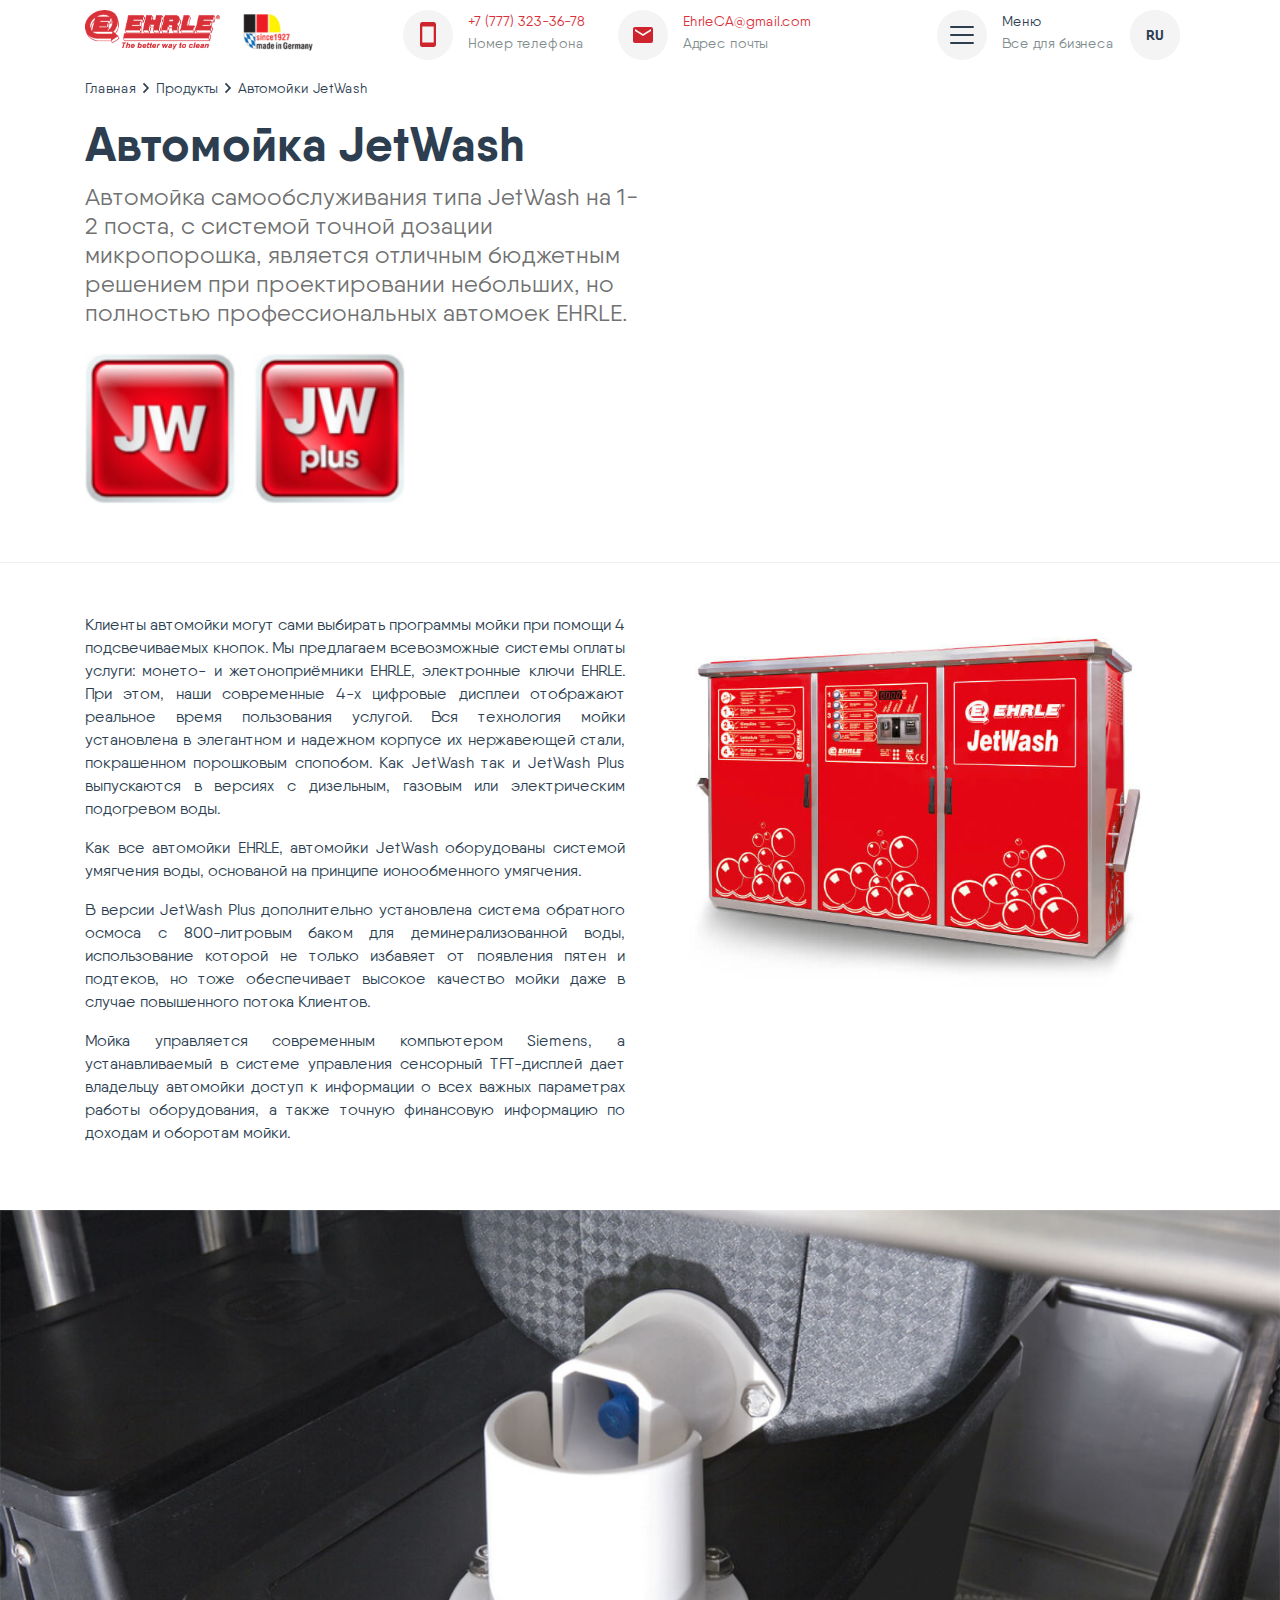
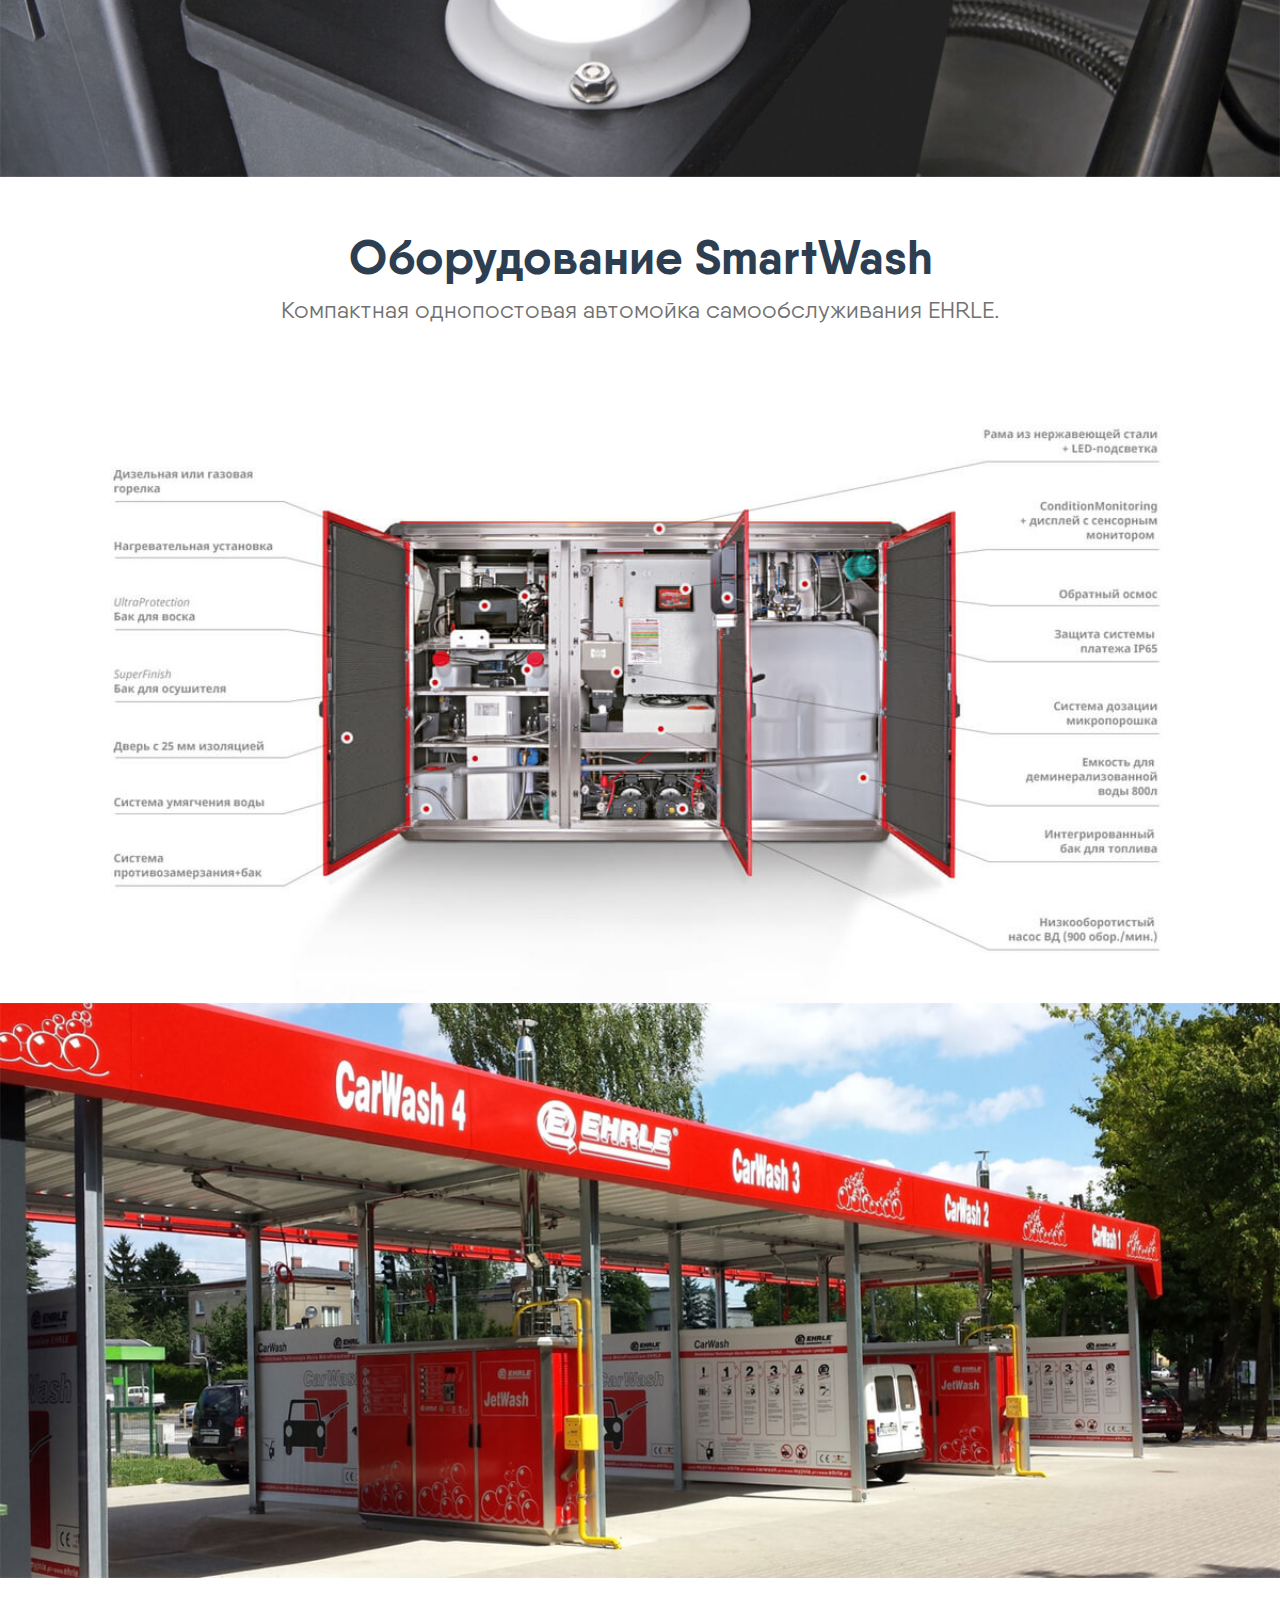
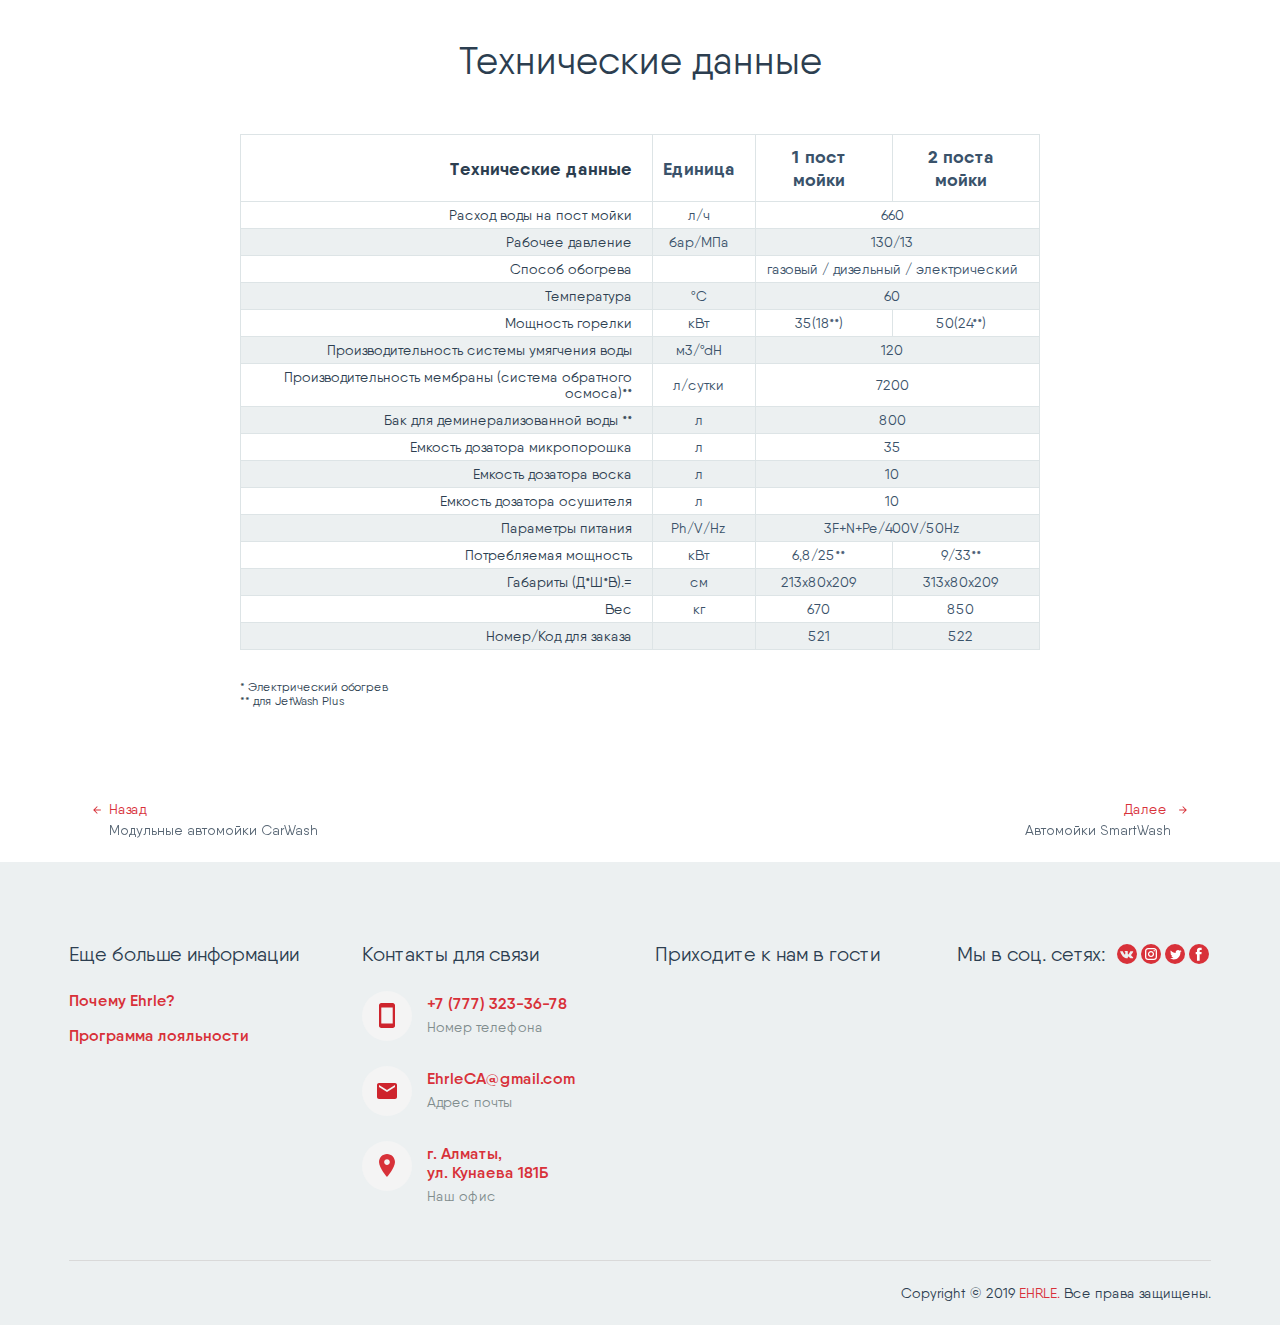
<file: prod-jetwash.html>
<!DOCTYPE html>
<html lang="ru">
<head>
  <title>Автомойка JetWash - EHRLE</title>
<meta name="google-site-verification" content="" />
<meta charset="utf-8">
<meta name="viewport" content="width=device-width, initial-scale=1, shrink-to-fit=no">
<meta http-equiv="x-ua-compatible" content="ie=edge">
<meta name="description" content="Бесконтактные мойки самообслуживания, которые работают 24 часа в сутки, 7 дней в неделю - все время генерируя прибыль по всей Европе и за ее пределами">
<meta name="keywords" content="мойка, автомойка, ehrle, самообслуживание, бесконтактные мойки, инвестиции">
<meta name="author" content="Yerbol Syzdyk, Aidos Kurmashev">
<!--<meta property="og:image" content="url_image">-->
<!--<meta property="og:title" content="">-->
<!--<meta property="twitter:title" content="">-->
<!--<meta property="og:description" content="">-->
<!--<meta property="twitter:description" content="">-->
<!--<meta name="twitter:image" content="">-->
<!--<meta property="og:image" content="">-->
<!--<meta property="og:type" content="website">-->
<!--<meta property="og:url" content="">-->
<!--<meta property="og:site_name" content="">-->
<!--<meta property="og:locale" content="ru-RU">-->
<!--<meta name="twitter:url" content="">-->
<!--<meta name="yandex-verification" content=""/>-->
<link rel="stylesheet" href="./assets/css/main.css"/>
<link rel="shortcut icon" href="/favicon.ico"/>
  <!-- endbuild -->
</head>
<body class="lang-ru">
<div id="app">
  <input type="hidden" value="smartwash" id="sitepage">
  <header>
<div class="menu" :class="{'menu-opened': isMenuOpened}">
  <div class="container">
    <div class="menu_nav menu_row">
      <div class="menu_col">
        <a class="menu_col_title menu_title" href="./#section_products" @click="closeMenu">Продукты</a>
        <div class="menu_links">
          <a class="menu_link" href="./prod-container_carwash.html" @click="closeMenu">Контейнерные автомойки CarWash</a>
          <a class="menu_link" href="./prod-module_carwash.html" @click="closeMenu">Модульные автомойки CarWash</a>
          <a class="menu_link" href="./prod-jetwash.html" @click="closeMenu">Автомойка JetWash</a>
          <a class="menu_link" href="./prod-smartwash.html" @click="closeMenu">Автомойка SmartWash</a>
          <a class="menu_link" href="./prod-chemistry.html" @click="closeMenu">Химия</a>
          <a class="menu_link" href="./prod-metal.html" @click="closeMenu">Металлоконструкции</a>
          <a class="menu_link" href="./prod-accessories.html" @click="closeMenu">Аксессуары</a>
          <a class="menu_link" href="./prod-apparatuses.html" @click="closeMenu">Аппараты высокого давления</a>
          <a class="menu_link" href="./prod-vacuum.html" @click="closeMenu">Профессиональные пылесосы</a>
        </div>
      </div>
      <div class="menu_col">
        <a class="menu_col_title menu_title" href="./tech-beskontakt.html" @click="closeMenu">Технология</a>
        <div class="menu_links">
          <a class="menu_link" href="./tech-beskontakt.html" @click="closeMenu">Бесконтакная мойка</a>
          <a class="menu_link" href="./tech-vda.html" @click="closeMenu">Сертификат VDA</a>
          <a class="menu_link" href="./tech-modul_line.html" @click="closeMenu">Modul Line ETRONIC 4</a>
          <a class="menu_link" href="./tech-ehrlesol.html"  @click="closeMenu">EHRLESol™</a>
          <a class="menu_link" href="./tech-real_time_display.html" @click="closeMenu">Real Time Display</a>
          <a class="menu_link" href="./tech-lce_slm.html" @click="closeMenu">LCE / SLM</a>
          <a class="menu_link" href="./tech-micropowder.html" @click="closeMenu">Система Дoзaции Микpoпopoшкa</a>
          <a class="menu_link" href="./tech-foam.html" @click="closeMenu">Активная пена</a>
        </div>
      </div>
      <div class="menu_col">
        <a class="menu_col_title menu_title" href="./business.html" @click="closeMenu">Бизнес с EHRLE</a>
        <div class="menu_links">
          <a class="menu_link" href="./business.html" @click="closeMenu">Мойка под ключ</a>
          <a class="menu_link" href="./calculator.html" @click="closeMenu">Рассчёт стройки и рентабельности</a>
        </div>
        <!--<a class="menu_col_title menu_title" href="#" target="_blank">Компания</a>-->
        <!--<div class="menu_links">-->
          <!--<a class="menu_link" href="http://www.ehrle.kz/ru/kompanija/tradicyi/" target="_blank">Традиция</a>-->
          <!--<a class="menu_link" href="http://www.ehrle.kz/ru/kompanija/ehrle_w_mirie/" target="_blank">EHRLE в мире</a>-->
          <!--<a class="menu_link" href="http://www.ehrle.kz/ru/kompanija/naszy_zawody/" target="_blank">Наши заводы</a>-->
          <!--<a class="menu_link" href="http://www.ehrle.kz/ru/kompanija/nowosti_ehrle/" target="_blank">Новости EHRLE</a>-->
        <!--</div>-->
      </div>
    </div>
    <div class="menu_line"></div>
    <div class="menu_footer menu_row">
      <div class="menu_col">
        <a href="#" target="_blank" class="menu_link menu_link-accent">Почему Ehrle?</a>
        <a href="#" target="_blank" class="menu_link menu_link-accent">Программа лояльности</a>
        <div class="social_links mt-0">
          <div class="menu_title social_label mb-0">Мы в соц. сетях:</div>
          <a class="social_link" href="#" target="_blank">
            <img src="./assets/images/social_vk.svg" alt="">
          </a>
          <a class="social_link" href="#" target="_blank">
            <img src="./assets/images/social_instagram.svg" alt="">
          </a>
          <a class="social_link" href="#" target="_blank">
            <img src="./assets/images/social_twitter.svg" alt="">
          </a>
          <a class="social_link" href="#" target="_blank">
            <img src="./assets/images/social_facebook.svg" alt="">
          </a>
        </div>
<!--        <a href="#" target="_blank" class="menu_link menu_link-accent">Инвестиционный процесс шаг за шагом</a>-->
<!--        <a href="#" target="_blank" class="menu_link menu_link-accent">Галерея реализации</a>-->
<!--        <a href="#" target="_blank" class="menu_link menu_link-accent">Спроектируй свою мойку</a>-->
<!--        <a href="#" target="_blank" class="menu_link menu_link-accent">Стройка И Монтаж Автомойки EHRLE</a>-->
<!--        <a href="#" target="_blank" class="menu_link menu_link-accent">Ehrle в зимний период</a>-->
      </div>
      <div class="menu_col menu_col-wide">
        <div class="menu_col_title menu_title">Приходите к нам в гости</div>
        <div class="menu_map">
          <iframe src="https://yandex.kz/map-widget/v1/-/CKEdRI2C" allowfullscreen="true"></iframe>
        </div>
      </div>
      <div class="menu_col">
      </div>
    </div>
  </div>
</div>
<nav class="nav">
  <div class="container d-flex">
    <a href="/" class="mr-xl-3 mr-1"><img class="nav_brand" src="./assets/images/ehrle_logo.png" height="40px" alt=""></a>
    <img class="nav_second_logo mr-xl-4 mr-2" src="./assets/images/german_logo.png" height="44px" alt="">
    <div class="link_contact icon_block d-none d-md-block ml-auto mr-xl-3 mr-0">
      <a href="tel: +7 (777) 323-36-78" target="_blank">
        <div class="icon_block_icon">
          <img src="./assets/images/phone.svg" alt="">
        </div>
        <div class="d-none d-xl-block icon_block_value pseudo_link">+7 (777) 323-36-78</div>
        <div class="d-none d-xl-block icon_block_subtitle">Номер телефона</div>
      </a>
    </div>
    <div class="link_contact icon_block d-none d-md-block ml-xl-3 ml-1 mr-auto">
      <a href="mailto: EhrleCA@gmail.com" target="_blank">
        <div class="icon_block_icon">
          <img src="./assets/images/email.svg" alt="">
        </div>
        <div class="d-none d-xl-block icon_block_value pseudo_link">EhrleCA@gmail.com</div>
        <div class="d-none d-xl-block icon_block_subtitle">Адрес почты</div>
      </a>
    </div>
    <div class="icon_block ml-auto">
      <button class="btn_custom" @click="toggleMenu">
        <div class="icon_block_icon">
          <div class="menu_toggler" :class="{'menu_toggler-close': isMenuOpened}"><span></span><span></span><span></span></div>
        </div>
        <div class="d-none d-xl-block icon_block_value">Меню</div>
        <div class="d-none d-xl-block icon_block_subtitle">Все для бизнеса</div>
      </button>
    </div>
    <div class="icon_block ml-xl-3 ml-1 lang_select lang_select_container" :class="{'lang_select-opened': isLanguagesSelecting}">
      <button class="btn_custom lang_select_item" v-for="lang in languages" @click="langButtonPressed(lang)" :class="{'lang_select_item-selected': lang===selectedLang}">
        <div class="icon_block_icon">
          <span class="icon_block_icon_text fw-bold">{{lang.toUpperCase()}}</span>
        </div>
      </button>
      <div class="lang_select_backdrop" @click="langButtonPressed(selectedLang)"></div>
    </div>
  </div>
</nav>
  <scroll-top v-if="showScroll"/>
</header>
  <div class="container content-first">
    <ul class="breadcrumbs">
      <li class="breadcrumbs-item">
        <a href="./">Главная</a>
      </li>
      <li class="breadcrumbs-item">
        <a href="./#section_products">Продукты</a>
      </li>
      <li class="breadcrumbs-item">
        <span>Автомойки JetWash</span>
      </li>
    </ul>
  </div>
  <div class="content pt-2 content-bordered">
    <div class="container">
      <h1 class="content_header">
        Автомойкa JetWash
      </h1>
      <p class="content_subtitle" style="max-width: 555px">Автомойка самообслуживания типа JetWash на 1-2 поста, с системой точной дозации микропорошка, является отличным бюджетным решением при проектировании небольших, но полностью профессиональных автомоек EHRLE.</p>
      <div class="mb-5">
        <span style="min-width:320px; max-width: 500px; display: inline-block; padding: 10px 0;">
          <img src="./assets/images/jetwash.jpg" alt="" width="100%">
        </span>
      </div>
    </div>
  </div>
  <div class="content">
    <div class="container">
      <div class="row">
        <div class="col-md-6">
          <p class="paragraph paragraph-j">Клиенты автомойки могут сами выбирать программы мойки при помощи 4 подсвечиваемых кнопок. Мы предлагаем всевозможные системы оплаты услуги: монето- и жетоноприёмники EHRLE, электронные ключи EHRLE. При этом, наши современные 4-х цифровые дисплеи отображают реальное время пользования услугой. Вся технология мойки установлена в элегантном и надежном корпусе их нержавеющей стали, покрашенном порошковым спопобом. Как JetWash так и JetWash Plus выпускаются в версиях с дизельным, газовым или электрическим подогревом воды.</p>
          <p class="paragraph paragraph-j">Как все автомойки EHRLE, автомойки JetWash оборудованы системой умягчения воды, основаной на принципе ионообменного умягчения.</p>
          <p class="paragraph paragraph-j">В версии JetWash Plus дополнительно установлена система обратного осмоса с 800-литровым баком для деминерализованной воды, использование которой не только избавяет от появления пятен и подтеков, но тоже обеспечивает высокое качество мойки даже в случае повышенного потока Клиентов.</p>
          <p class="paragraph paragraph-j">Мойка управляется современным компьютером Siemens, а устанавливаемый в системе управления сенсорный TFT-дисплей дает владельцу автомойки доступ к информации о всех важных параметрах работы оборудования, а также точную финансовую информацию по доходам и оборотам мойки.</p>
        </div>
        <div class="col-md-6 px-0">
          <img src="./assets/images/jw-right.jpg" alt="" style="width: 100%" class="d-block">
        </div>
      </div>
    </div>
  </div>
  <img src="./assets/images/jetwash1200-a.jpg" style="width: 100%"/>
  <div class="content">
    <div class="container">
      <h2 class="content_header text-center">Оборудование SmartWash</h2>
      <p class="content_subtitle text-center">Компактная однопостовая автомойка самообслуживания EHRLE.</p>
    </div>
  </div>
  <img src="./assets/images/jw-schema.jpg" style="width: 100%"/>
  <img src="./assets/images/jetwash1200-b.jpg" style="width: 100%"/>
  <div class="content">
    <div class="container">
      <div class="content_header text-center">
        <small>Технические данные</small>
      </div>
      <div class="table-container mx-auto mt-5" style="max-width: 800px">
        <table class="table-classic table-lct">
          <thead>
          <tr>
            <th>Технические данные</th>
            <th>Единица</th>
            <th>1 пост мойки</th>
            <th>2 поста мойки</th>
          </tr>
          </thead>
          <tbody>
          <tr>
            <td>Расход воды на пост мойки</td>
            <td>л/ч</td>
            <td colspan="2">660</td>
          </tr>
          <tr>
            <td>Рабочее давление</td>
            <td>бар/МПа</td>
            <td colspan="2">130/13</td>
          </tr>
          <tr>
            <td>Способ обогрева</td>
            <td>&nbsp;</td>
            <td colspan="2">газовый / дизельный / электрический</td>
          </tr>
          <tr>
            <td>Температура</td>
            <td>ºC</td>
            <td colspan="2">60</td>
          </tr>
          <tr>
            <td>Мощность горелки</td>
            <td>кВт</td>
            <td>35(18**)</td>
            <td>50(24**)</td>
          </tr>
          <tr>
            <td>Производительность системы умягчения воды</td>
            <td>м3/ºdH</td>
            <td colspan="2">120</td>
          </tr>
          <tr>
            <td>Производительность мембраны (система обратного осмоса)**</td>
            <td>л/сутки</td>
            <td colspan="2">7200</td>
          </tr>
          <tr>
            <td>Бак для деминерализованной воды **</td>
            <td>л</td>
            <td colspan="2">800</td>
          </tr>
          <tr>
            <td>Емкость дозатора микропорошка</td>
            <td>л</td>
            <td colspan="2">35</td>
          </tr>
          <tr>
            <td>Емкость дозатора воска</td>
            <td>л</td>
            <td colspan="2">10</td>
          </tr>
          <tr>
            <td>Емкость дозатора осушителя</td>
            <td>л</td>
            <td colspan="2">10</td>
          </tr>
          <tr>
            <td>Параметры питания</td>
            <td>Ph/V/Hz</td>
            <td colspan="2">3F+N+Pe/400V/50Hz</td>
          </tr>
          <tr>
            <td>Потребляемая мощность</td>
            <td>кВт</td>
            <td>6,8/25**</td>
            <td>9/33**</td>
          </tr>
          <tr>
            <td>Габариты (Д*Ш*В).=</td>
            <td>см</td>
            <td>213x80x209</td>
            <td>313x80x209</td>
          </tr>
          <tr>
            <td>Вес</td>
            <td>кг</td>
            <td>670</td>
            <td>850</td>
          </tr>
          <tr>
            <td>Номер/Код для заказа</td>
            <td>&nbsp;</td>
            <td>521</td>
            <td>522</td>
          </tr>
          </tbody>
        </table>
        <div class="table_legend">
          <p>* Электрический обогрев<br>
            ** для JetWash Plus</p>
        </div>
      </div>
    </div>
  </div>
  
<div class="container py-4">
    <div class="d-flex justify-content-between">
        
        <a href="/prod-module_carwash.html" class="a_custom d-none d-md-block">
            <div class="pseudo_link"><i class="icon icon-arrow_prev"></i>Назад</div>
            <span class="pl-4 opacity-high">Модульные автомойки CarWash</span>
        </a>
        
        
        <a href="/prod-smartwash.html" class="ml-auto a_custom text-right">
            <div class="pseudo_link">Далее <i class="icon icon-arrow_next"></i></div>
            <span class="pr-4 opacity-high">Автомойки SmartWash</span>
        </a>
        
    </div>
</div>

  <footer class="footer">
  <div class="footer_container_row">
    <div class="item">
      <div class="footer_label">
        Еще больше информации
      </div>
      <ul class="ul_custom">
        <li class="footer_link">
          <a href="#" target="_blank">Почему Ehrle?</a>
        </li>
        <li class="footer_link">
          <a href="#" target="_blank">Программа лояльности</a>
        </li>
<!--        <li class="footer_link">-->
<!--          <a href="#" target="_blank">Инвестиционный процесс шаг за шагом</a>-->
<!--        </li>-->
<!--        <li class="footer_link">-->
<!--          <a href="#" target="_blank">Галерея реализации</a>-->
<!--        </li>-->
<!--        <li class="footer_link">-->
<!--          <a href="#" target="_blank">Спроектируй свою мойку</a>-->
<!--        </li>-->
<!--        <li class="footer_link">-->
<!--          <a href="#" target="_blank">Стройка И Монтаж Автомойки EHRLE</a>-->
<!--        </li>-->
<!--        <li class="footer_link">-->
<!--          <a href="#" target="_blank">Ehrle в зимний период</a>-->
<!--        </li>-->
      </ul>
    </div>
    <div class="item">
      <div class="footer_label">
        Контакты для связи
      </div>
      <ul class="ul_custom">
        <li class="footer_link footer_link_contact icon_block link_contact">
          <a href="tel: +7 (777) 323-36-78" target="_blank">
            <div class="icon_block_icon">
              <img src="./assets/images/phone.svg" alt="">
            </div>
            <div class="icon_block_value pseudo_link">+7 (777) 323-36-78</div>
            <div class="icon_block_subtitle">Номер телефона</div>
          </a>
        </li>
        <li class="footer_link footer_link_contact icon_block link_contact">
          <a href="mailto: EhrleCA@gmail.com" target="_blank">
            <div class="icon_block_icon">
              <img src="./assets/images/email.svg" alt="">
            </div>
            <div class="icon_block_value pseudo_link">EhrleCA@gmail.com</div>
            <div class="icon_block_subtitle">Адрес почты</div>
          </a>
        </li>
        <li class="footer_link footer_link_contact icon_block link_contact">
          <a href="https://yandex.kz/maps/-/CKEPE05p" target="_blank">
            <div class="icon_block_icon">
              <img src="./assets/images/map.svg" alt="">
            </div>
            <div class="icon_block_value pseudo_link">г. Алматы, <br/>ул. Кунаева 181Б</div>
            <div class="icon_block_subtitle">Наш офис</div>
          </a>
        </li>
      </ul>
    </div>
    <div class="item item-wide">
      <div class="d-sm-flex flex-wrap">
        <div class="footer_label">Приходите к нам в гости</div>
        <div class="footer_social social_links">
          <div class="footer_label social_label">Мы в соц. сетях:</div>
          <a class="social_link" href="#" target="_blank">
            <img src="./assets/images/social_vk.svg" alt="">
          </a>
          <a class="social_link" href="#" target="_blank">
            <img src="./assets/images/social_instagram.svg" alt="">
          </a>
          <a class="social_link" href="#" target="_blank">
            <img src="./assets/images/social_twitter.svg" alt="">
          </a>
          <a class="social_link" href="#" target="_blank">
            <img src="./assets/images/social_facebook.svg" alt="">
          </a>
        </div>
      </div>
      <div class="menu_map">
        <iframe src="https://yandex.kz/map-widget/v1/-/CKEdRI2C" allowfullscreen="true"></iframe>
      </div>
    </div>
  </div>
  <div class="footer_container">
    <div class="footer_line"></div>
    <div class="footer_external_links">
      <!--<a href="#" target="_blank">Обработка персональных данных</a>-->
      <!--<a href="#" target="_blank">Условия бронирования счёта</a>-->
      <!--<a href="#" target="_blank">Пользовательское соглашение</a>-->
      <span>Copyright © 2019 <a href="/">EHRLE.</a> Все права защищены.</span>
    </div>
  </div>
</footer>

  <div class="modal_wrapper" :class="{'modal_wrapper-show': showModal}">
    <div class="modal_backdrop" @click="closeModal"></div>
    <div class="modal_scroller">
        <div class="modal_container justify-content-between">
            <button class="btn_custom modal_close" @click="closeModal"><img src="./assets/images/menu_close.svg" alt=""></button>
            <div class="modal_body">
                <h2 class="heading ">Введите ваши данные</h2>
                <form class="modal_form" @submit.prevent="handleSubmit('form modal')">
                    <div class="form_item form_field">
                        <input type="text" class="input" id="modal_name" placeholder=" " v-model="name">
                        <label for="modal_name" class="input_label"><span>Имя Фамилия</span></label>
                    </div>
                    <div class="form_item form_field">
                        <input type="text" class="input" id="modal_phone" placeholder="+7 (000) 000 - 00 - 00"  v-mask="'+7(7##)### ## ##'" v-model="phone">
                        <label for="modal_phone" class="input_label"><span>Телефон</span></label>
                    </div>
                    <div class="form_item">
                        <button type="submit" class="btn btn_primary">Оставить заявку</button>
                    </div>
                </form>
    <!--            <p class="form_subtitle text-center mt-4">Оставляя заявку, вы соглашаетесь на <a href="#" target="_blank">обработку персональных данных</a> и c <a href="#" target="_blank">условиями бронирования счёта</a></p>-->
            </div>
        </div>
    </div>
</div>

</div>
<script src="./assets/js/main.js"></script>
</body>
</html>
</file>
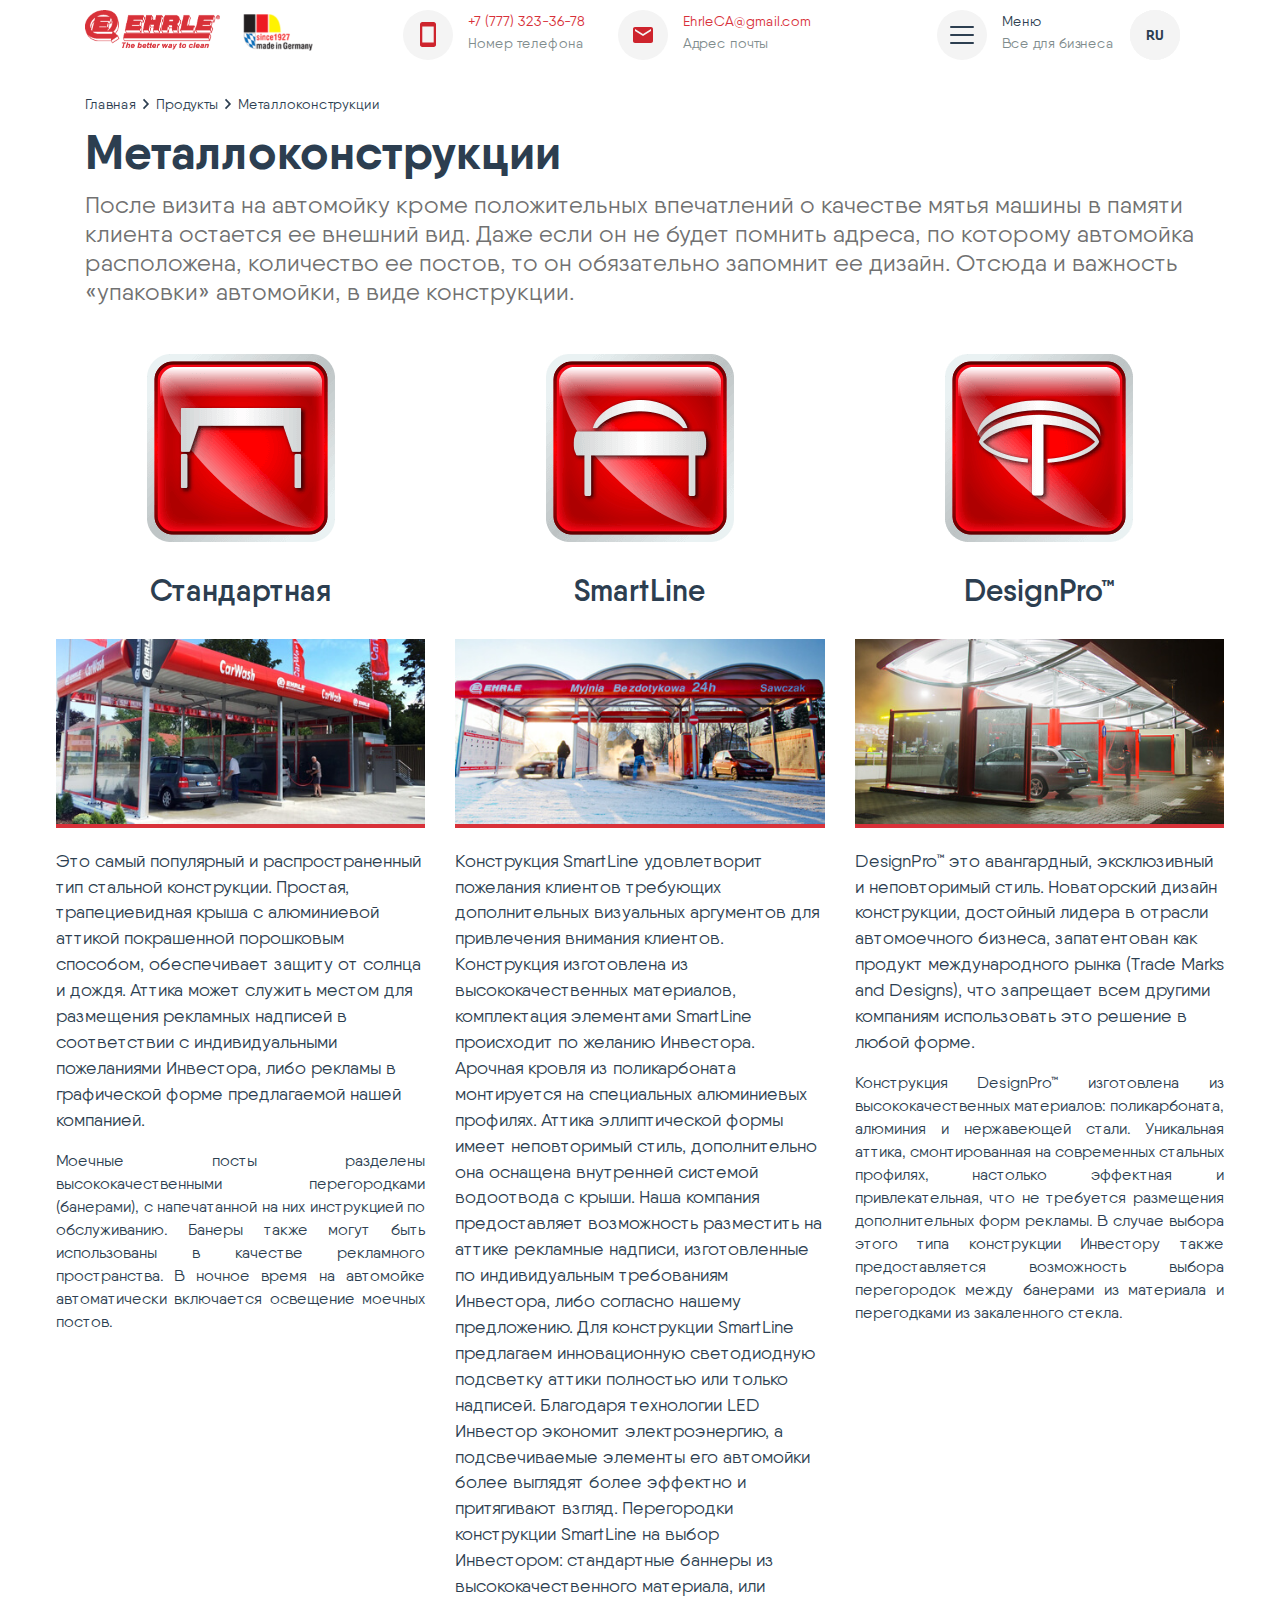
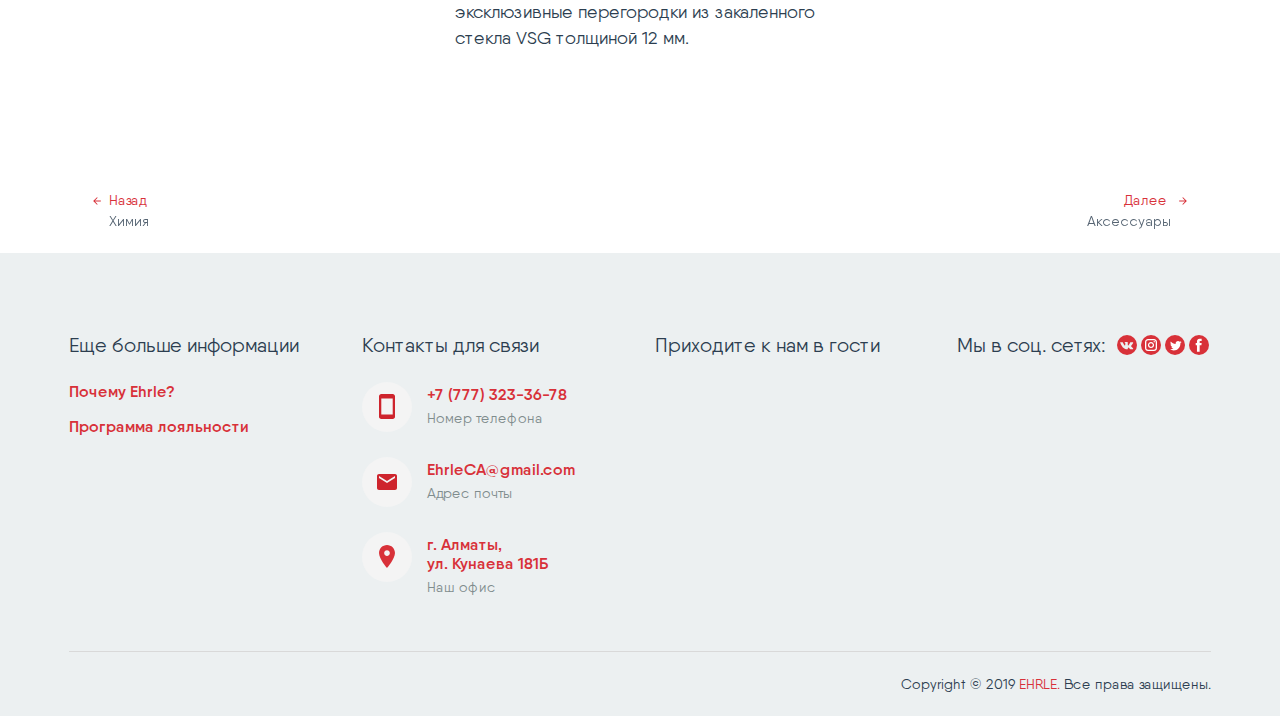
<file: prod-metal.html>
<!DOCTYPE html>
<html lang="ru">
<head>
    <title>Металлоконструкции - EHRLE</title>
<meta name="google-site-verification" content="" />
<meta charset="utf-8">
<meta name="viewport" content="width=device-width, initial-scale=1, shrink-to-fit=no">
<meta http-equiv="x-ua-compatible" content="ie=edge">
<meta name="description" content="Бесконтактные мойки самообслуживания, которые работают 24 часа в сутки, 7 дней в неделю - все время генерируя прибыль по всей Европе и за ее пределами">
<meta name="keywords" content="мойка, автомойка, ehrle, самообслуживание, бесконтактные мойки, инвестиции">
<meta name="author" content="Yerbol Syzdyk, Aidos Kurmashev">
<!--<meta property="og:image" content="url_image">-->
<!--<meta property="og:title" content="">-->
<!--<meta property="twitter:title" content="">-->
<!--<meta property="og:description" content="">-->
<!--<meta property="twitter:description" content="">-->
<!--<meta name="twitter:image" content="">-->
<!--<meta property="og:image" content="">-->
<!--<meta property="og:type" content="website">-->
<!--<meta property="og:url" content="">-->
<!--<meta property="og:site_name" content="">-->
<!--<meta property="og:locale" content="ru-RU">-->
<!--<meta name="twitter:url" content="">-->
<!--<meta name="yandex-verification" content=""/>-->
<link rel="stylesheet" href="./assets/css/main.css"/>
<link rel="shortcut icon" href="/favicon.ico"/>
    <!-- endbuild -->
</head>
<body class="lang-ru">
<div id="app">
    <input type="hidden" value="metal" id="sitepage">
    <header>
<div class="menu" :class="{'menu-opened': isMenuOpened}">
  <div class="container">
    <div class="menu_nav menu_row">
      <div class="menu_col">
        <a class="menu_col_title menu_title" href="./#section_products" @click="closeMenu">Продукты</a>
        <div class="menu_links">
          <a class="menu_link" href="./prod-container_carwash.html" @click="closeMenu">Контейнерные автомойки CarWash</a>
          <a class="menu_link" href="./prod-module_carwash.html" @click="closeMenu">Модульные автомойки CarWash</a>
          <a class="menu_link" href="./prod-jetwash.html" @click="closeMenu">Автомойка JetWash</a>
          <a class="menu_link" href="./prod-smartwash.html" @click="closeMenu">Автомойка SmartWash</a>
          <a class="menu_link" href="./prod-chemistry.html" @click="closeMenu">Химия</a>
          <a class="menu_link" href="./prod-metal.html" @click="closeMenu">Металлоконструкции</a>
          <a class="menu_link" href="./prod-accessories.html" @click="closeMenu">Аксессуары</a>
          <a class="menu_link" href="./prod-apparatuses.html" @click="closeMenu">Аппараты высокого давления</a>
          <a class="menu_link" href="./prod-vacuum.html" @click="closeMenu">Профессиональные пылесосы</a>
        </div>
      </div>
      <div class="menu_col">
        <a class="menu_col_title menu_title" href="./tech-beskontakt.html" @click="closeMenu">Технология</a>
        <div class="menu_links">
          <a class="menu_link" href="./tech-beskontakt.html" @click="closeMenu">Бесконтакная мойка</a>
          <a class="menu_link" href="./tech-vda.html" @click="closeMenu">Сертификат VDA</a>
          <a class="menu_link" href="./tech-modul_line.html" @click="closeMenu">Modul Line ETRONIC 4</a>
          <a class="menu_link" href="./tech-ehrlesol.html"  @click="closeMenu">EHRLESol™</a>
          <a class="menu_link" href="./tech-real_time_display.html" @click="closeMenu">Real Time Display</a>
          <a class="menu_link" href="./tech-lce_slm.html" @click="closeMenu">LCE / SLM</a>
          <a class="menu_link" href="./tech-micropowder.html" @click="closeMenu">Система Дoзaции Микpoпopoшкa</a>
          <a class="menu_link" href="./tech-foam.html" @click="closeMenu">Активная пена</a>
        </div>
      </div>
      <div class="menu_col">
        <a class="menu_col_title menu_title" href="./business.html" @click="closeMenu">Бизнес с EHRLE</a>
        <div class="menu_links">
          <a class="menu_link" href="./business.html" @click="closeMenu">Мойка под ключ</a>
          <a class="menu_link" href="./calculator.html" @click="closeMenu">Рассчёт стройки и рентабельности</a>
        </div>
        <!--<a class="menu_col_title menu_title" href="#" target="_blank">Компания</a>-->
        <!--<div class="menu_links">-->
          <!--<a class="menu_link" href="http://www.ehrle.kz/ru/kompanija/tradicyi/" target="_blank">Традиция</a>-->
          <!--<a class="menu_link" href="http://www.ehrle.kz/ru/kompanija/ehrle_w_mirie/" target="_blank">EHRLE в мире</a>-->
          <!--<a class="menu_link" href="http://www.ehrle.kz/ru/kompanija/naszy_zawody/" target="_blank">Наши заводы</a>-->
          <!--<a class="menu_link" href="http://www.ehrle.kz/ru/kompanija/nowosti_ehrle/" target="_blank">Новости EHRLE</a>-->
        <!--</div>-->
      </div>
    </div>
    <div class="menu_line"></div>
    <div class="menu_footer menu_row">
      <div class="menu_col">
        <a href="#" target="_blank" class="menu_link menu_link-accent">Почему Ehrle?</a>
        <a href="#" target="_blank" class="menu_link menu_link-accent">Программа лояльности</a>
        <div class="social_links mt-0">
          <div class="menu_title social_label mb-0">Мы в соц. сетях:</div>
          <a class="social_link" href="#" target="_blank">
            <img src="./assets/images/social_vk.svg" alt="">
          </a>
          <a class="social_link" href="#" target="_blank">
            <img src="./assets/images/social_instagram.svg" alt="">
          </a>
          <a class="social_link" href="#" target="_blank">
            <img src="./assets/images/social_twitter.svg" alt="">
          </a>
          <a class="social_link" href="#" target="_blank">
            <img src="./assets/images/social_facebook.svg" alt="">
          </a>
        </div>
<!--        <a href="#" target="_blank" class="menu_link menu_link-accent">Инвестиционный процесс шаг за шагом</a>-->
<!--        <a href="#" target="_blank" class="menu_link menu_link-accent">Галерея реализации</a>-->
<!--        <a href="#" target="_blank" class="menu_link menu_link-accent">Спроектируй свою мойку</a>-->
<!--        <a href="#" target="_blank" class="menu_link menu_link-accent">Стройка И Монтаж Автомойки EHRLE</a>-->
<!--        <a href="#" target="_blank" class="menu_link menu_link-accent">Ehrle в зимний период</a>-->
      </div>
      <div class="menu_col menu_col-wide">
        <div class="menu_col_title menu_title">Приходите к нам в гости</div>
        <div class="menu_map">
          <iframe src="https://yandex.kz/map-widget/v1/-/CKEdRI2C" allowfullscreen="true"></iframe>
        </div>
      </div>
      <div class="menu_col">
      </div>
    </div>
  </div>
</div>
<nav class="nav">
  <div class="container d-flex">
    <a href="/" class="mr-xl-3 mr-1"><img class="nav_brand" src="./assets/images/ehrle_logo.png" height="40px" alt=""></a>
    <img class="nav_second_logo mr-xl-4 mr-2" src="./assets/images/german_logo.png" height="44px" alt="">
    <div class="link_contact icon_block d-none d-md-block ml-auto mr-xl-3 mr-0">
      <a href="tel: +7 (777) 323-36-78" target="_blank">
        <div class="icon_block_icon">
          <img src="./assets/images/phone.svg" alt="">
        </div>
        <div class="d-none d-xl-block icon_block_value pseudo_link">+7 (777) 323-36-78</div>
        <div class="d-none d-xl-block icon_block_subtitle">Номер телефона</div>
      </a>
    </div>
    <div class="link_contact icon_block d-none d-md-block ml-xl-3 ml-1 mr-auto">
      <a href="mailto: EhrleCA@gmail.com" target="_blank">
        <div class="icon_block_icon">
          <img src="./assets/images/email.svg" alt="">
        </div>
        <div class="d-none d-xl-block icon_block_value pseudo_link">EhrleCA@gmail.com</div>
        <div class="d-none d-xl-block icon_block_subtitle">Адрес почты</div>
      </a>
    </div>
    <div class="icon_block ml-auto">
      <button class="btn_custom" @click="toggleMenu">
        <div class="icon_block_icon">
          <div class="menu_toggler" :class="{'menu_toggler-close': isMenuOpened}"><span></span><span></span><span></span></div>
        </div>
        <div class="d-none d-xl-block icon_block_value">Меню</div>
        <div class="d-none d-xl-block icon_block_subtitle">Все для бизнеса</div>
      </button>
    </div>
    <div class="icon_block ml-xl-3 ml-1 lang_select lang_select_container" :class="{'lang_select-opened': isLanguagesSelecting}">
      <button class="btn_custom lang_select_item" v-for="lang in languages" @click="langButtonPressed(lang)" :class="{'lang_select_item-selected': lang===selectedLang}">
        <div class="icon_block_icon">
          <span class="icon_block_icon_text fw-bold">{{lang.toUpperCase()}}</span>
        </div>
      </button>
      <div class="lang_select_backdrop" @click="langButtonPressed(selectedLang)"></div>
    </div>
  </div>
</nav>
  <scroll-top v-if="showScroll"/>
</header>
    <section class="content content_metal pt-3" id="metal">
        <div class="container content-first">
            <ul class="breadcrumbs">
                <li class="breadcrumbs-item">
                    <a href="./">Главная</a>
                </li>
                <li class="breadcrumbs-item">
                    <a href="./#section_products">Продукты</a>
                </li>
                <li class="breadcrumbs-item">
                    <span>Металлоконструкции</span>
                </li>
            </ul>
        </div>
        <div class="container mb-5">
            <h2 class="content_header">Металлоконструкции</h2>
            <div class="content_subtitle">
                После визита на автомойку кроме положительных впечатлений о качестве мятья машины в памяти клиента остается ее внешний вид. Даже если он не будет помнить адреса, по которому автомойка расположена, количество ее постов, то он обязательно запомнит ее дизайн. Отсюда и важность «упаковки» автомойки, в виде конструкции.
            </div>
        </div>
        <div class="px-3 mx-auto" style="max-width: 1200px">
            <div class="row">
                <div class="col-lg-4 col-sm-4 mb-5">
                    <div class="text-center">
                        <img src="./assets/images/standart.png" alt=""/>
                        <div class="title">Стандартная</div>
                        <div class="metal_image">
                            <img src="./assets/images/standard_photo.jpg" alt=""/>
                        </div>
                    </div>
                    <p class="paragraph paragraph-accent">
                        Это самый популярный и распространенный тип стальной конструкции. Простая, трапециевидная крыша с алюминиевой аттикой покрашенной порошковым способом, обеспечивает защиту от солнца и дождя. Аттика может служить местом для размещения рекламных надписей в соответствии с индивидуальными пожеланиями Инвестора, либо рекламы в графической форме предлагаемой нашей компанией.
                    </p>
                    <p class="paragraph paragraph-j">
                        Моечные посты разделены высококачественными перегородками (банерами),  с напечатанной на них инструкцией по обслуживанию. Банеры также могут быть использованы в качестве рекламного пространства. В ночное время на автомойке автоматически включается освещение моечных постов.
                    </p>
                </div>
                <div class="col-lg-4 col-sm-4 mb-5">
                    <div class="text-center">
                        <img src="./assets/images/smartline.png" alt=""/>
                        <div class="title">SmartLine</div>
                        <div class="metal_image">
                            <img src="./assets/images/smartline_photo.jpg"alt=""/>
                        </div>
                    </div>
                    <p class="paragraph paragraph-accent">
                        Конструкция SmartLine удовлетворит пожелания клиентов требующих дополнительных визуальных аргументов для привлечения внимания клиентов. Конструкция изготовлена из высококачественных материалов, комплектация элементами SmartLine происходит по желанию Инвестора. Арочная кровля из поликарбоната монтируется на специальных алюминиевых профилях. Аттика эллиптической формы имеет неповторимый стиль, дополнительно она оснащена внутренней системой водоотвода с крыши. Наша компания предоставляет возможность разместить на аттике рекламные надписи, изготовленные по индивидуальным требованиям Инвестора, либо согласно нашему предложению. Для конструкции SmartLine предлагаем инновационную светодиодную подсветку аттики полностью или только надписей. Благодаря технологии LED Инвестор экономит электроэнергию,  а подсвечиваемые элементы его автомойки более выглядят более эффектно и притягивают взгляд. Перегородки конструкции SmartLine на выбор Инвестором: стандартные баннеры из высококачественного материала, или эксклюзивные перегородки из закаленного стекла VSG толщиной 12 мм.
                    </p>
                </div>
                <div class="col-lg-4 col-sm-4 mb-5">
                    <div class="text-center">
                        <img src="./assets/images/designpro.png" alt=""/>
                        <div class="title">DesignPro™</div>
                        <div class="metal_image">
                            <img src="./assets/images/designpro_photo.jpg" alt=""/>
                        </div>
                    </div>
                    <p class="paragraph paragraph-accent">
                        DesignPro™ это авангардный, эксклюзивный и неповторимый стиль. Новаторский дизайн конструкции, достойный лидера в отрасли автомоечного бизнеса, запатентован как продукт международного рынка (Trade Marks and Designs), что запрещает всем другими компаниям использовать это решение в любой форме.
                    </p>
                    <p class="paragraph paragraph-j">
                        Конструкция DesignPro™ изготовлена из высококачественных материалов: поликарбоната, алюминия и нержавеющей стали. Уникальная аттика, смонтированная на современных стальных профилях, настолько эффектная и привлекательная, что не требуется размещения дополнительных форм рекламы. В случае выбора этого типа конструкции Инвестору также предоставляется возможность выбора перегородок между банерами из материала и перегодками из закаленного стекла.
                    </p>
                </div>
            </div>
        </div>
    </section>
    
<div class="container py-4">
    <div class="d-flex justify-content-between">
        
        <a href="/prod-chemistry.html" class="a_custom d-none d-md-block">
            <div class="pseudo_link"><i class="icon icon-arrow_prev"></i>Назад</div>
            <span class="pl-4 opacity-high">Химия</span>
        </a>
        
        
        <a href="/prod-accessories.html" class="ml-auto a_custom text-right">
            <div class="pseudo_link">Далее <i class="icon icon-arrow_next"></i></div>
            <span class="pr-4 opacity-high">Аксессуары</span>
        </a>
        
    </div>
</div>

    <footer class="footer">
  <div class="footer_container_row">
    <div class="item">
      <div class="footer_label">
        Еще больше информации
      </div>
      <ul class="ul_custom">
        <li class="footer_link">
          <a href="#" target="_blank">Почему Ehrle?</a>
        </li>
        <li class="footer_link">
          <a href="#" target="_blank">Программа лояльности</a>
        </li>
<!--        <li class="footer_link">-->
<!--          <a href="#" target="_blank">Инвестиционный процесс шаг за шагом</a>-->
<!--        </li>-->
<!--        <li class="footer_link">-->
<!--          <a href="#" target="_blank">Галерея реализации</a>-->
<!--        </li>-->
<!--        <li class="footer_link">-->
<!--          <a href="#" target="_blank">Спроектируй свою мойку</a>-->
<!--        </li>-->
<!--        <li class="footer_link">-->
<!--          <a href="#" target="_blank">Стройка И Монтаж Автомойки EHRLE</a>-->
<!--        </li>-->
<!--        <li class="footer_link">-->
<!--          <a href="#" target="_blank">Ehrle в зимний период</a>-->
<!--        </li>-->
      </ul>
    </div>
    <div class="item">
      <div class="footer_label">
        Контакты для связи
      </div>
      <ul class="ul_custom">
        <li class="footer_link footer_link_contact icon_block link_contact">
          <a href="tel: +7 (777) 323-36-78" target="_blank">
            <div class="icon_block_icon">
              <img src="./assets/images/phone.svg" alt="">
            </div>
            <div class="icon_block_value pseudo_link">+7 (777) 323-36-78</div>
            <div class="icon_block_subtitle">Номер телефона</div>
          </a>
        </li>
        <li class="footer_link footer_link_contact icon_block link_contact">
          <a href="mailto: EhrleCA@gmail.com" target="_blank">
            <div class="icon_block_icon">
              <img src="./assets/images/email.svg" alt="">
            </div>
            <div class="icon_block_value pseudo_link">EhrleCA@gmail.com</div>
            <div class="icon_block_subtitle">Адрес почты</div>
          </a>
        </li>
        <li class="footer_link footer_link_contact icon_block link_contact">
          <a href="https://yandex.kz/maps/-/CKEPE05p" target="_blank">
            <div class="icon_block_icon">
              <img src="./assets/images/map.svg" alt="">
            </div>
            <div class="icon_block_value pseudo_link">г. Алматы, <br/>ул. Кунаева 181Б</div>
            <div class="icon_block_subtitle">Наш офис</div>
          </a>
        </li>
      </ul>
    </div>
    <div class="item item-wide">
      <div class="d-sm-flex flex-wrap">
        <div class="footer_label">Приходите к нам в гости</div>
        <div class="footer_social social_links">
          <div class="footer_label social_label">Мы в соц. сетях:</div>
          <a class="social_link" href="#" target="_blank">
            <img src="./assets/images/social_vk.svg" alt="">
          </a>
          <a class="social_link" href="#" target="_blank">
            <img src="./assets/images/social_instagram.svg" alt="">
          </a>
          <a class="social_link" href="#" target="_blank">
            <img src="./assets/images/social_twitter.svg" alt="">
          </a>
          <a class="social_link" href="#" target="_blank">
            <img src="./assets/images/social_facebook.svg" alt="">
          </a>
        </div>
      </div>
      <div class="menu_map">
        <iframe src="https://yandex.kz/map-widget/v1/-/CKEdRI2C" allowfullscreen="true"></iframe>
      </div>
    </div>
  </div>
  <div class="footer_container">
    <div class="footer_line"></div>
    <div class="footer_external_links">
      <!--<a href="#" target="_blank">Обработка персональных данных</a>-->
      <!--<a href="#" target="_blank">Условия бронирования счёта</a>-->
      <!--<a href="#" target="_blank">Пользовательское соглашение</a>-->
      <span>Copyright © 2019 <a href="/">EHRLE.</a> Все права защищены.</span>
    </div>
  </div>
</footer>

    <div class="modal_wrapper" :class="{'modal_wrapper-show': showModal}">
    <div class="modal_backdrop" @click="closeModal"></div>
    <div class="modal_scroller">
        <div class="modal_container justify-content-between">
            <button class="btn_custom modal_close" @click="closeModal"><img src="./assets/images/menu_close.svg" alt=""></button>
            <div class="modal_body">
                <h2 class="heading ">Введите ваши данные</h2>
                <form class="modal_form" @submit.prevent="handleSubmit('form modal')">
                    <div class="form_item form_field">
                        <input type="text" class="input" id="modal_name" placeholder=" " v-model="name">
                        <label for="modal_name" class="input_label"><span>Имя Фамилия</span></label>
                    </div>
                    <div class="form_item form_field">
                        <input type="text" class="input" id="modal_phone" placeholder="+7 (000) 000 - 00 - 00"  v-mask="'+7(7##)### ## ##'" v-model="phone">
                        <label for="modal_phone" class="input_label"><span>Телефон</span></label>
                    </div>
                    <div class="form_item">
                        <button type="submit" class="btn btn_primary">Оставить заявку</button>
                    </div>
                </form>
    <!--            <p class="form_subtitle text-center mt-4">Оставляя заявку, вы соглашаетесь на <a href="#" target="_blank">обработку персональных данных</a> и c <a href="#" target="_blank">условиями бронирования счёта</a></p>-->
            </div>
        </div>
    </div>
</div>

</div>
<script src="./assets/js/main.js"></script>
</body>
</html>
</file>
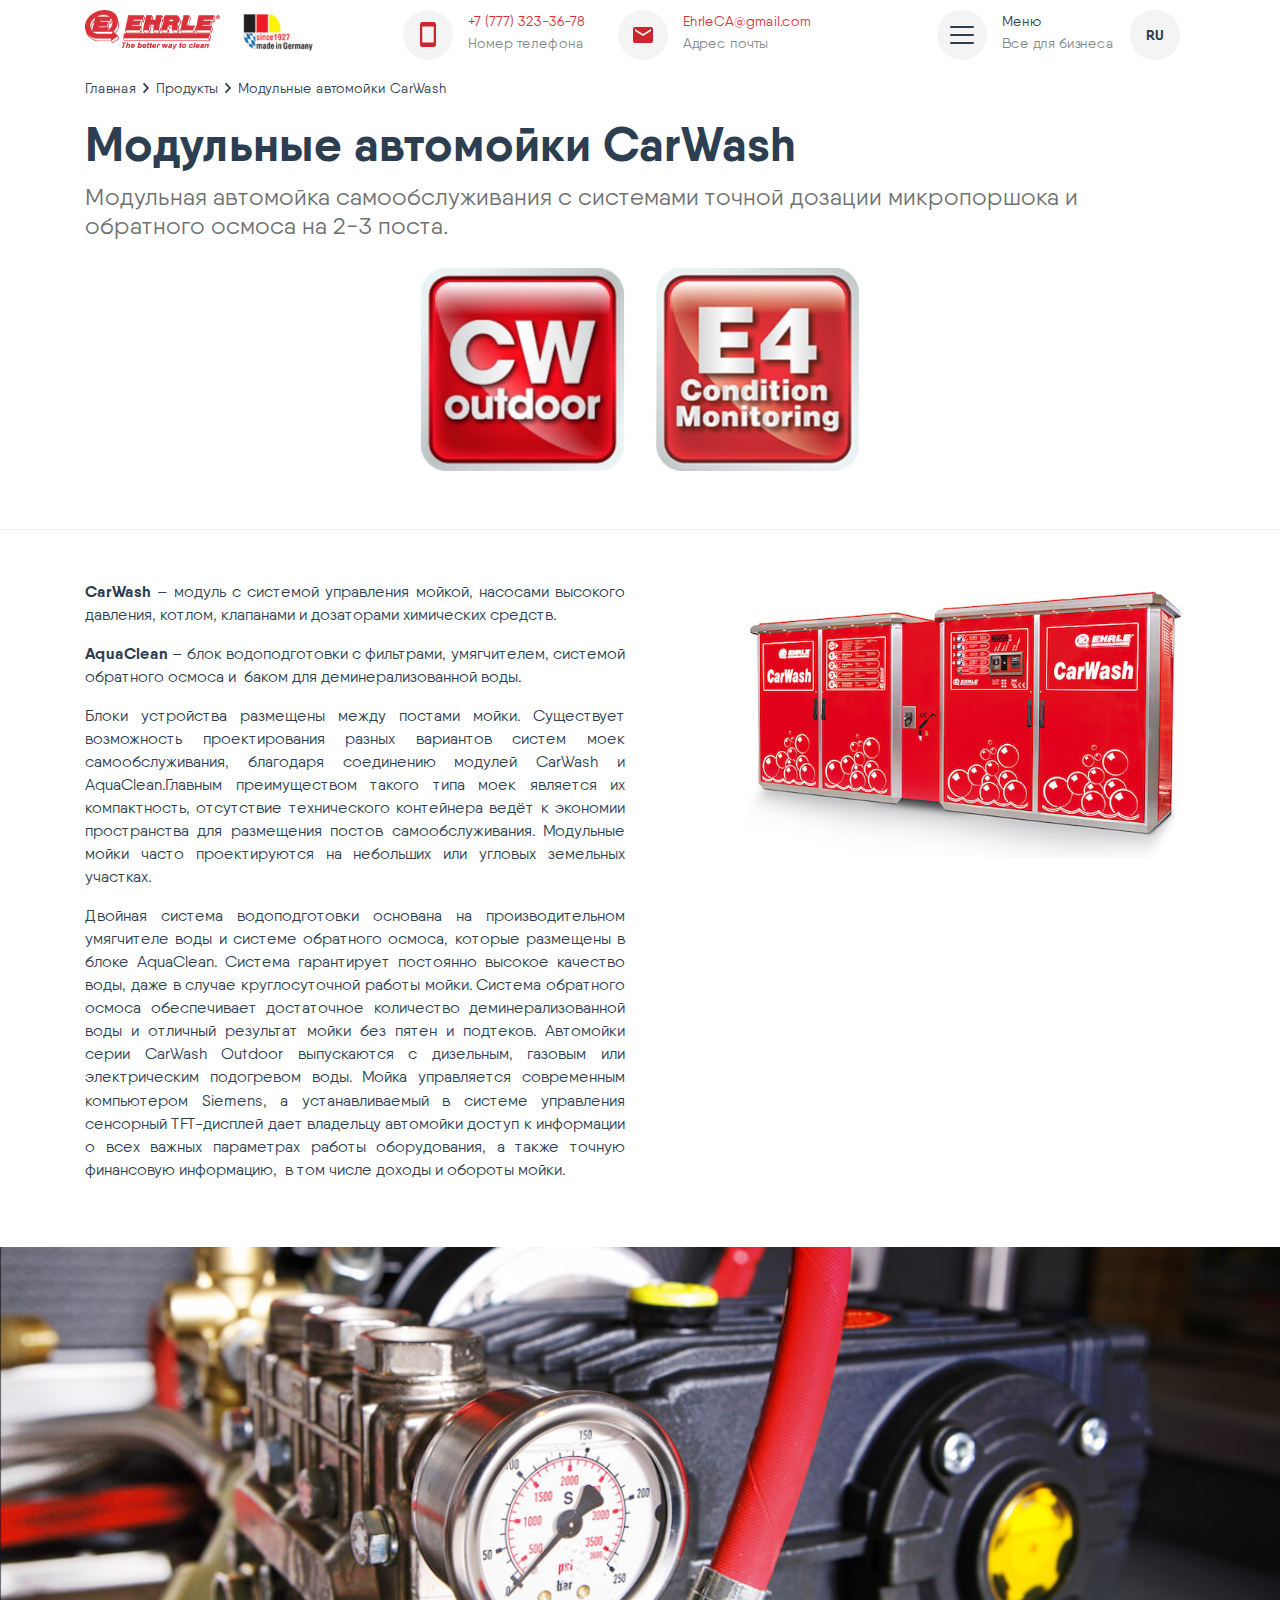
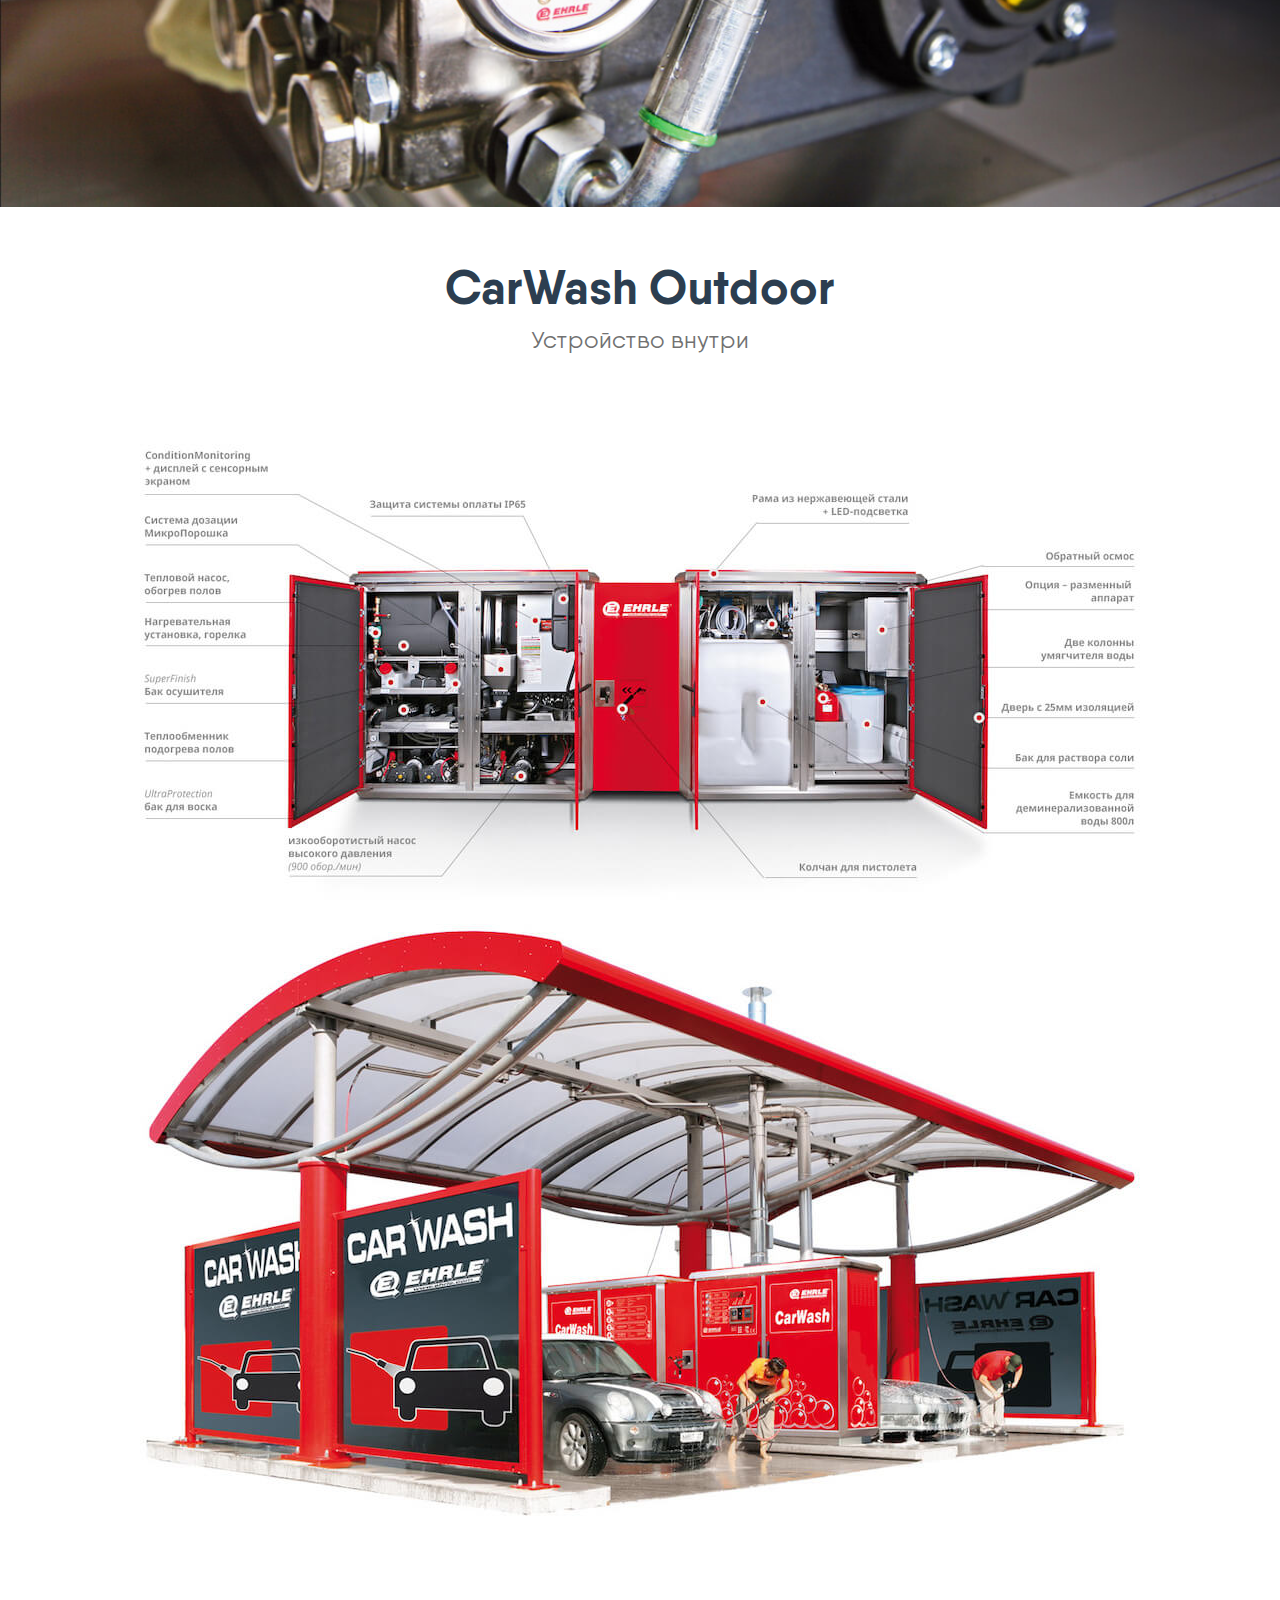
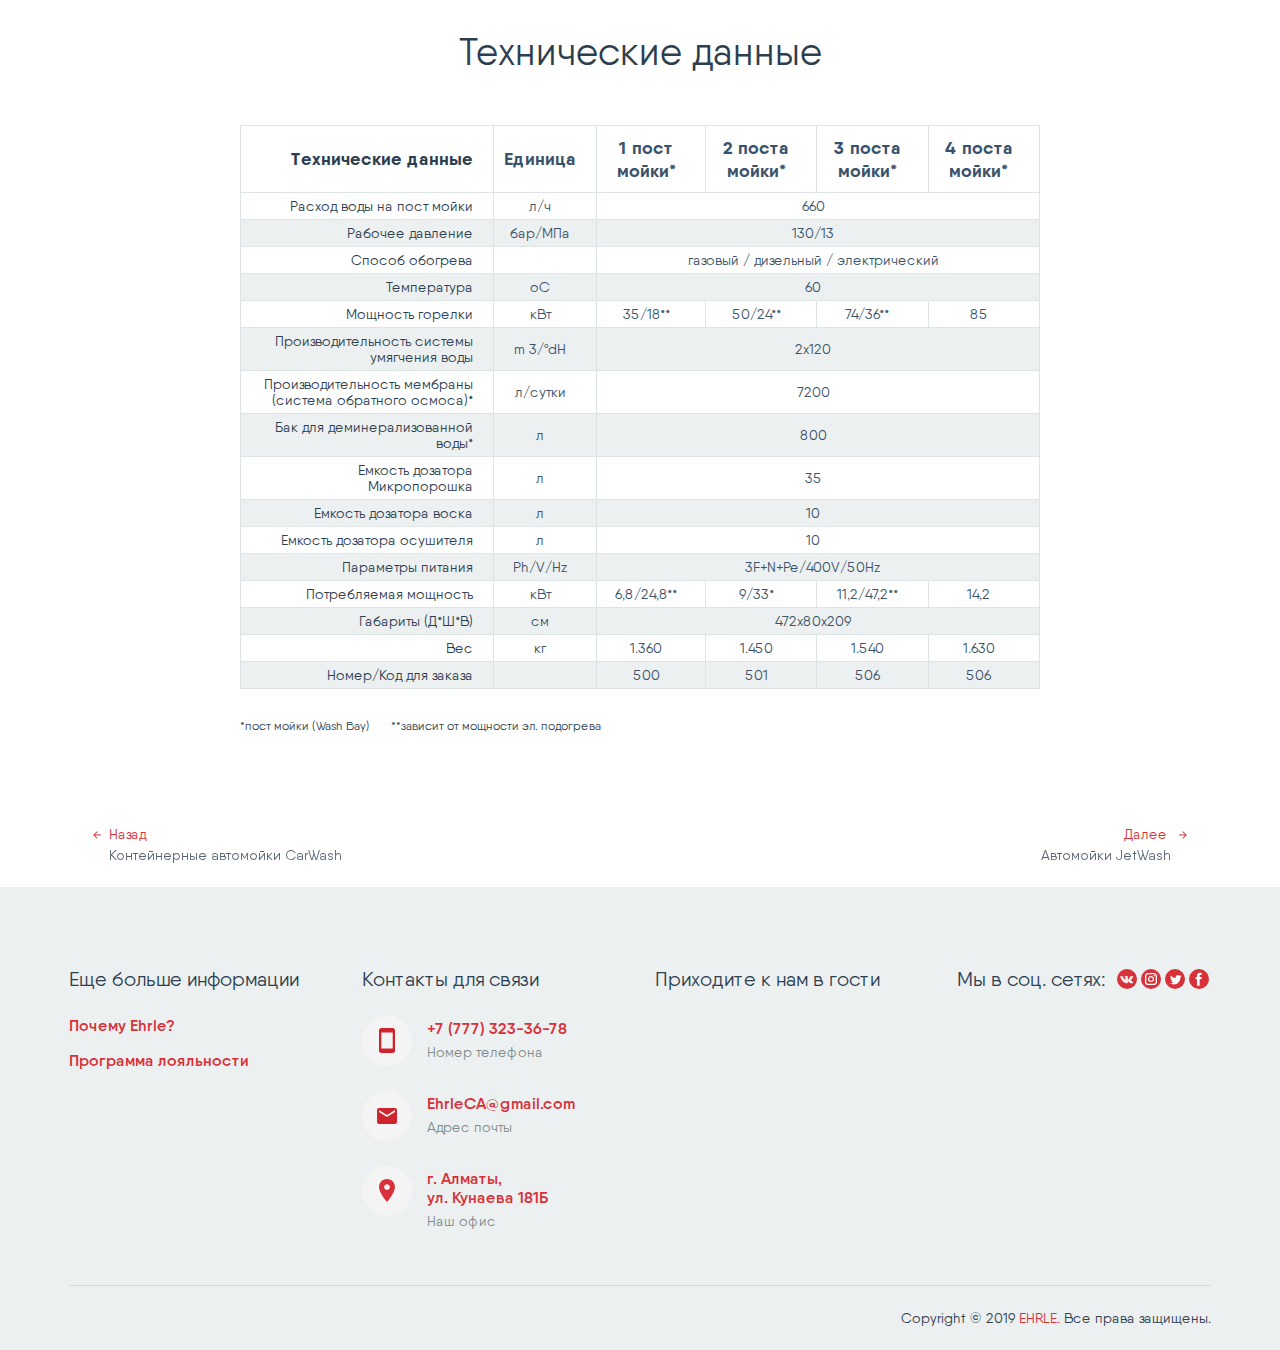
<file: prod-module_carwash.html>
<!DOCTYPE html>
<html lang="ru">
<head>
  <title>Модульная автомойка CarWash - EHRLE</title>
<meta name="google-site-verification" content="" />
<meta charset="utf-8">
<meta name="viewport" content="width=device-width, initial-scale=1, shrink-to-fit=no">
<meta http-equiv="x-ua-compatible" content="ie=edge">
<meta name="description" content="Бесконтактные мойки самообслуживания, которые работают 24 часа в сутки, 7 дней в неделю - все время генерируя прибыль по всей Европе и за ее пределами">
<meta name="keywords" content="мойка, автомойка, ehrle, самообслуживание, бесконтактные мойки, инвестиции">
<meta name="author" content="Yerbol Syzdyk, Aidos Kurmashev">
<!--<meta property="og:image" content="url_image">-->
<!--<meta property="og:title" content="">-->
<!--<meta property="twitter:title" content="">-->
<!--<meta property="og:description" content="">-->
<!--<meta property="twitter:description" content="">-->
<!--<meta name="twitter:image" content="">-->
<!--<meta property="og:image" content="">-->
<!--<meta property="og:type" content="website">-->
<!--<meta property="og:url" content="">-->
<!--<meta property="og:site_name" content="">-->
<!--<meta property="og:locale" content="ru-RU">-->
<!--<meta name="twitter:url" content="">-->
<!--<meta name="yandex-verification" content=""/>-->
<link rel="stylesheet" href="./assets/css/main.css"/>
<link rel="shortcut icon" href="/favicon.ico"/>
  <!-- endbuild -->
</head>
<body class="lang-ru">
<div id="app">
  <input type="hidden" value="module_carwash" id="sitepage">
  <header>
<div class="menu" :class="{'menu-opened': isMenuOpened}">
  <div class="container">
    <div class="menu_nav menu_row">
      <div class="menu_col">
        <a class="menu_col_title menu_title" href="./#section_products" @click="closeMenu">Продукты</a>
        <div class="menu_links">
          <a class="menu_link" href="./prod-container_carwash.html" @click="closeMenu">Контейнерные автомойки CarWash</a>
          <a class="menu_link" href="./prod-module_carwash.html" @click="closeMenu">Модульные автомойки CarWash</a>
          <a class="menu_link" href="./prod-jetwash.html" @click="closeMenu">Автомойка JetWash</a>
          <a class="menu_link" href="./prod-smartwash.html" @click="closeMenu">Автомойка SmartWash</a>
          <a class="menu_link" href="./prod-chemistry.html" @click="closeMenu">Химия</a>
          <a class="menu_link" href="./prod-metal.html" @click="closeMenu">Металлоконструкции</a>
          <a class="menu_link" href="./prod-accessories.html" @click="closeMenu">Аксессуары</a>
          <a class="menu_link" href="./prod-apparatuses.html" @click="closeMenu">Аппараты высокого давления</a>
          <a class="menu_link" href="./prod-vacuum.html" @click="closeMenu">Профессиональные пылесосы</a>
        </div>
      </div>
      <div class="menu_col">
        <a class="menu_col_title menu_title" href="./tech-beskontakt.html" @click="closeMenu">Технология</a>
        <div class="menu_links">
          <a class="menu_link" href="./tech-beskontakt.html" @click="closeMenu">Бесконтакная мойка</a>
          <a class="menu_link" href="./tech-vda.html" @click="closeMenu">Сертификат VDA</a>
          <a class="menu_link" href="./tech-modul_line.html" @click="closeMenu">Modul Line ETRONIC 4</a>
          <a class="menu_link" href="./tech-ehrlesol.html"  @click="closeMenu">EHRLESol™</a>
          <a class="menu_link" href="./tech-real_time_display.html" @click="closeMenu">Real Time Display</a>
          <a class="menu_link" href="./tech-lce_slm.html" @click="closeMenu">LCE / SLM</a>
          <a class="menu_link" href="./tech-micropowder.html" @click="closeMenu">Система Дoзaции Микpoпopoшкa</a>
          <a class="menu_link" href="./tech-foam.html" @click="closeMenu">Активная пена</a>
        </div>
      </div>
      <div class="menu_col">
        <a class="menu_col_title menu_title" href="./business.html" @click="closeMenu">Бизнес с EHRLE</a>
        <div class="menu_links">
          <a class="menu_link" href="./business.html" @click="closeMenu">Мойка под ключ</a>
          <a class="menu_link" href="./calculator.html" @click="closeMenu">Рассчёт стройки и рентабельности</a>
        </div>
        <!--<a class="menu_col_title menu_title" href="#" target="_blank">Компания</a>-->
        <!--<div class="menu_links">-->
          <!--<a class="menu_link" href="http://www.ehrle.kz/ru/kompanija/tradicyi/" target="_blank">Традиция</a>-->
          <!--<a class="menu_link" href="http://www.ehrle.kz/ru/kompanija/ehrle_w_mirie/" target="_blank">EHRLE в мире</a>-->
          <!--<a class="menu_link" href="http://www.ehrle.kz/ru/kompanija/naszy_zawody/" target="_blank">Наши заводы</a>-->
          <!--<a class="menu_link" href="http://www.ehrle.kz/ru/kompanija/nowosti_ehrle/" target="_blank">Новости EHRLE</a>-->
        <!--</div>-->
      </div>
    </div>
    <div class="menu_line"></div>
    <div class="menu_footer menu_row">
      <div class="menu_col">
        <a href="#" target="_blank" class="menu_link menu_link-accent">Почему Ehrle?</a>
        <a href="#" target="_blank" class="menu_link menu_link-accent">Программа лояльности</a>
        <div class="social_links mt-0">
          <div class="menu_title social_label mb-0">Мы в соц. сетях:</div>
          <a class="social_link" href="#" target="_blank">
            <img src="./assets/images/social_vk.svg" alt="">
          </a>
          <a class="social_link" href="#" target="_blank">
            <img src="./assets/images/social_instagram.svg" alt="">
          </a>
          <a class="social_link" href="#" target="_blank">
            <img src="./assets/images/social_twitter.svg" alt="">
          </a>
          <a class="social_link" href="#" target="_blank">
            <img src="./assets/images/social_facebook.svg" alt="">
          </a>
        </div>
<!--        <a href="#" target="_blank" class="menu_link menu_link-accent">Инвестиционный процесс шаг за шагом</a>-->
<!--        <a href="#" target="_blank" class="menu_link menu_link-accent">Галерея реализации</a>-->
<!--        <a href="#" target="_blank" class="menu_link menu_link-accent">Спроектируй свою мойку</a>-->
<!--        <a href="#" target="_blank" class="menu_link menu_link-accent">Стройка И Монтаж Автомойки EHRLE</a>-->
<!--        <a href="#" target="_blank" class="menu_link menu_link-accent">Ehrle в зимний период</a>-->
      </div>
      <div class="menu_col menu_col-wide">
        <div class="menu_col_title menu_title">Приходите к нам в гости</div>
        <div class="menu_map">
          <iframe src="https://yandex.kz/map-widget/v1/-/CKEdRI2C" allowfullscreen="true"></iframe>
        </div>
      </div>
      <div class="menu_col">
      </div>
    </div>
  </div>
</div>
<nav class="nav">
  <div class="container d-flex">
    <a href="/" class="mr-xl-3 mr-1"><img class="nav_brand" src="./assets/images/ehrle_logo.png" height="40px" alt=""></a>
    <img class="nav_second_logo mr-xl-4 mr-2" src="./assets/images/german_logo.png" height="44px" alt="">
    <div class="link_contact icon_block d-none d-md-block ml-auto mr-xl-3 mr-0">
      <a href="tel: +7 (777) 323-36-78" target="_blank">
        <div class="icon_block_icon">
          <img src="./assets/images/phone.svg" alt="">
        </div>
        <div class="d-none d-xl-block icon_block_value pseudo_link">+7 (777) 323-36-78</div>
        <div class="d-none d-xl-block icon_block_subtitle">Номер телефона</div>
      </a>
    </div>
    <div class="link_contact icon_block d-none d-md-block ml-xl-3 ml-1 mr-auto">
      <a href="mailto: EhrleCA@gmail.com" target="_blank">
        <div class="icon_block_icon">
          <img src="./assets/images/email.svg" alt="">
        </div>
        <div class="d-none d-xl-block icon_block_value pseudo_link">EhrleCA@gmail.com</div>
        <div class="d-none d-xl-block icon_block_subtitle">Адрес почты</div>
      </a>
    </div>
    <div class="icon_block ml-auto">
      <button class="btn_custom" @click="toggleMenu">
        <div class="icon_block_icon">
          <div class="menu_toggler" :class="{'menu_toggler-close': isMenuOpened}"><span></span><span></span><span></span></div>
        </div>
        <div class="d-none d-xl-block icon_block_value">Меню</div>
        <div class="d-none d-xl-block icon_block_subtitle">Все для бизнеса</div>
      </button>
    </div>
    <div class="icon_block ml-xl-3 ml-1 lang_select lang_select_container" :class="{'lang_select-opened': isLanguagesSelecting}">
      <button class="btn_custom lang_select_item" v-for="lang in languages" @click="langButtonPressed(lang)" :class="{'lang_select_item-selected': lang===selectedLang}">
        <div class="icon_block_icon">
          <span class="icon_block_icon_text fw-bold">{{lang.toUpperCase()}}</span>
        </div>
      </button>
      <div class="lang_select_backdrop" @click="langButtonPressed(selectedLang)"></div>
    </div>
  </div>
</nav>
  <scroll-top v-if="showScroll"/>
</header>
  <div class="container content-first">
    <ul class="breadcrumbs">
      <li class="breadcrumbs-item">
        <a href="./">Главная</a>
      </li>
      <li class="breadcrumbs-item">
        <a href="./#section_products">Продукты</a>
      </li>
      <li class="breadcrumbs-item">
        <span>Модульные автомойки CarWash</span>
      </li>
    </ul>
  </div>
  <div class="content pt-2 content-bordered">
    <div class="container">
      <h1 class="content_header">
        Модульные автомойки CarWash
      </h1>
      <p class="content_subtitle">Модульная автомойка самообслуживания с системами точной дозации микропоршока и обратного осмоса на 2-3 поста.</p>
      <div class="text-center mb-5">
        <span style="max-width: 500px; display: inline-block; padding: 10px 30px;">
          <img src="./assets/images/module_carwash.jpg" alt="" width="100%">
        </span>
      </div>
    </div>
  </div>
  <div class="content">
    <div class="container">
      <div class="row">
        <div class="col-md-6">
          <p class="paragraph paragraph-j"><strong>CarWash </strong>– модуль с системой управления мойкой, насосами высокого давления, котлом, клапанами и дозаторами химических средств.</p>

          <p class="paragraph paragraph-j"><strong>AquaClean</strong> – блок водоподготовки с фильтрами, умягчителем, системой обратного осмоса и &nbsp;баком для деминерализованной воды.</p>

          <p class="paragraph paragraph-j">Блоки устройства размещены между постами мойки. Существует возможность проектирования разных вариантов систем моек самообслуживания, благодаря соединению модулей CarWash и AquaClean.Главным преимуществом такого типа моек является их компактность, отсутствие технического контейнера ведёт к экономии пространства для размещения постов самообслуживания. Модульные мойки часто проектируются на небольших или угловых земельных участках.</p>

          <p class="paragraph paragraph-j">Двойная система водоподготовки основана на производительном умягчителе воды и системе обратного осмоса, которые размещены в блоке AquaClean. Система гарантирует постоянно высокое качество воды, даже в случае круглосуточной работы мойки. Система обратного осмоса обеспечивает достаточное количество деминерализованной воды и отличный результат мойки без пятен и подтеков. Автомойки серии CarWash Outdoor выпускаются с дизельным, газовым или электрическим подогревом воды. Мойка управляется современным компьютером Siemens, а устанавливаемый в системе управления сенсорный TFT-дисплей дает владельцу автомойки доступ к информации о всех важных параметрах работы оборудования, а также точную финансовую информацию, &nbsp;в том числе доходы и обороты мойки.</p>
        </div>
        <div class="col-md-6">
          <img src="./assets/images/modules_cw.jpg" alt="" style="max-width: 450px; width: 100%" class="mx-auto mr-md-0 d-block">
        </div>
      </div>
    </div>
  </div>
  <img src="./assets/images/modules_cw_large.jpg" width="100%"/>
  <div class="content">
    <div class="container">
      <h2 class="content_header text-center">CarWash Outdoor</h2>
      <p class="content_subtitle text-center">Устройство внутри</p>
    </div>
  </div>
  <img src="./assets/images/modules_cw_indoor_ru.jpg" style="max-width: 1000px; width: 100%" class="d-block mx-auto"/>
  <img src="./assets/images/modules_cw_indoor1.jpg" style="max-width: 1000px; width: 100%" class="d-block mx-auto mb-5"/>
  <div class="content">
    <div class="container">
      <div class="content_header text-center">
        <small>Технические данные</small>
      </div>
      <div class="table-container mx-auto mt-5" style="max-width: 800px">
        <table class="table-classic table-lct">
          <thead>
            <tr>
              <th>Технические данные</th>
              <th>Единица</th>
              <th>1 пост мойки*</th>
              <th>2 поста мойки*</th>
              <th>3 поста мойки*</th>
              <th>4 поста мойки*</th>
            </tr>
          </thead>
          <tbody>
            <tr>
              <td>Расход воды на пост мойки</td>
              <td>л/ч</td>
              <td colspan="4">660</td>
            </tr>
            <tr>
              <td>Рабочее давление</td>
              <td>бар/МПа</td>
              <td colspan="4">130/13</td>
            </tr>
            <tr>
              <td>Способ обогрева</td>
              <td>&nbsp;</td>
              <td colspan="4">газовый / дизельный / электрический</td>
            </tr>
            <tr>
              <td>Температура</td>
              <td>oC</td>
              <td colspan="4">60</td>
            </tr>
            <tr>
              <td>Мощность горелки</td>
              <td>кВт</td>
              <td>35/18**</td>
              <td>50/24**</td>
              <td>74/36**</td>
              <td>85</td>
            </tr>
            <tr>
              <td>Производительность системы умягчения воды</td>
              <td>m 3/ºdH</td>
              <td colspan="4">2x120</td>
            </tr>
            <tr>
              <td>Производительность мембраны (система обратного осмоса)*</td>
              <td>л/сутки</td>
              <td colspan="4">7200</td>
            </tr>
            <tr>
              <td>Бак для деминерализованной воды*</td>
              <td>л</td>
              <td colspan="4">800</td>
            </tr>
            <tr>
              <td>Емкость дозатора Микропорошка</td>
              <td>л</td>
              <td colspan="4">35</td>
            </tr>
            <tr>
              <td>Емкость дозатора воска</td>
              <td>л</td>
              <td colspan="4">10</td>
            </tr>
            <tr>
              <td>Емкость дозатора осушителя</td>
              <td>л</td>
              <td colspan="4">10</td>
            </tr>
            <tr>
              <td>Параметры питания</td>
              <td>Ph/V/Hz</td>
              <td colspan="4">3F+N+Pe/400V/50Hz</td>
            </tr>
            <tr>
              <td>Потребляемая мощность</td>
              <td>кВт</td>
              <td>6,8/24,8**</td>
              <td>9/33*</td>
              <td>11,2/47,2**</td>
              <td>14,2</td>
            </tr>
            <tr>
              <td>Габариты (Д*Ш*В)</td>
              <td>см</td>
              <td colspan="4">472x80x209</td>
            </tr>
            <tr>
              <td>Вес</td>
              <td>кг</td>
              <td>1.360</td>
              <td>1.450</td>
              <td>1.540</td>
              <td>1.630</td>
            </tr>
            <tr>
              <td>Номер/Код для заказа</td>
              <td>&nbsp;</td>
              <td>500</td>
              <td>501</td>
              <td>506</td>
              <td>506</td>
            </tr>
          </tbody>
        </table>
        <div class="table_legend">
          <p>*пост мойки (Wash Bay)&nbsp;&nbsp;&nbsp;&nbsp;&nbsp;&nbsp;&nbsp;</p>
          <p>**зависит от мощности эл. подогрева</p>
        </div>
      </div>
    </div>
  </div>
  
<div class="container py-4">
    <div class="d-flex justify-content-between">
        
        <a href="/prod-container_carwash.html" class="a_custom d-none d-md-block">
            <div class="pseudo_link"><i class="icon icon-arrow_prev"></i>Назад</div>
            <span class="pl-4 opacity-high">Контейнерные автомойки CarWash</span>
        </a>
        
        
        <a href="/prod-jetwash.html" class="ml-auto a_custom text-right">
            <div class="pseudo_link">Далее <i class="icon icon-arrow_next"></i></div>
            <span class="pr-4 opacity-high">Автомойки JetWash</span>
        </a>
        
    </div>
</div>

  <footer class="footer">
  <div class="footer_container_row">
    <div class="item">
      <div class="footer_label">
        Еще больше информации
      </div>
      <ul class="ul_custom">
        <li class="footer_link">
          <a href="#" target="_blank">Почему Ehrle?</a>
        </li>
        <li class="footer_link">
          <a href="#" target="_blank">Программа лояльности</a>
        </li>
<!--        <li class="footer_link">-->
<!--          <a href="#" target="_blank">Инвестиционный процесс шаг за шагом</a>-->
<!--        </li>-->
<!--        <li class="footer_link">-->
<!--          <a href="#" target="_blank">Галерея реализации</a>-->
<!--        </li>-->
<!--        <li class="footer_link">-->
<!--          <a href="#" target="_blank">Спроектируй свою мойку</a>-->
<!--        </li>-->
<!--        <li class="footer_link">-->
<!--          <a href="#" target="_blank">Стройка И Монтаж Автомойки EHRLE</a>-->
<!--        </li>-->
<!--        <li class="footer_link">-->
<!--          <a href="#" target="_blank">Ehrle в зимний период</a>-->
<!--        </li>-->
      </ul>
    </div>
    <div class="item">
      <div class="footer_label">
        Контакты для связи
      </div>
      <ul class="ul_custom">
        <li class="footer_link footer_link_contact icon_block link_contact">
          <a href="tel: +7 (777) 323-36-78" target="_blank">
            <div class="icon_block_icon">
              <img src="./assets/images/phone.svg" alt="">
            </div>
            <div class="icon_block_value pseudo_link">+7 (777) 323-36-78</div>
            <div class="icon_block_subtitle">Номер телефона</div>
          </a>
        </li>
        <li class="footer_link footer_link_contact icon_block link_contact">
          <a href="mailto: EhrleCA@gmail.com" target="_blank">
            <div class="icon_block_icon">
              <img src="./assets/images/email.svg" alt="">
            </div>
            <div class="icon_block_value pseudo_link">EhrleCA@gmail.com</div>
            <div class="icon_block_subtitle">Адрес почты</div>
          </a>
        </li>
        <li class="footer_link footer_link_contact icon_block link_contact">
          <a href="https://yandex.kz/maps/-/CKEPE05p" target="_blank">
            <div class="icon_block_icon">
              <img src="./assets/images/map.svg" alt="">
            </div>
            <div class="icon_block_value pseudo_link">г. Алматы, <br/>ул. Кунаева 181Б</div>
            <div class="icon_block_subtitle">Наш офис</div>
          </a>
        </li>
      </ul>
    </div>
    <div class="item item-wide">
      <div class="d-sm-flex flex-wrap">
        <div class="footer_label">Приходите к нам в гости</div>
        <div class="footer_social social_links">
          <div class="footer_label social_label">Мы в соц. сетях:</div>
          <a class="social_link" href="#" target="_blank">
            <img src="./assets/images/social_vk.svg" alt="">
          </a>
          <a class="social_link" href="#" target="_blank">
            <img src="./assets/images/social_instagram.svg" alt="">
          </a>
          <a class="social_link" href="#" target="_blank">
            <img src="./assets/images/social_twitter.svg" alt="">
          </a>
          <a class="social_link" href="#" target="_blank">
            <img src="./assets/images/social_facebook.svg" alt="">
          </a>
        </div>
      </div>
      <div class="menu_map">
        <iframe src="https://yandex.kz/map-widget/v1/-/CKEdRI2C" allowfullscreen="true"></iframe>
      </div>
    </div>
  </div>
  <div class="footer_container">
    <div class="footer_line"></div>
    <div class="footer_external_links">
      <!--<a href="#" target="_blank">Обработка персональных данных</a>-->
      <!--<a href="#" target="_blank">Условия бронирования счёта</a>-->
      <!--<a href="#" target="_blank">Пользовательское соглашение</a>-->
      <span>Copyright © 2019 <a href="/">EHRLE.</a> Все права защищены.</span>
    </div>
  </div>
</footer>

  <div class="modal_wrapper" :class="{'modal_wrapper-show': showModal}">
    <div class="modal_backdrop" @click="closeModal"></div>
    <div class="modal_scroller">
        <div class="modal_container justify-content-between">
            <button class="btn_custom modal_close" @click="closeModal"><img src="./assets/images/menu_close.svg" alt=""></button>
            <div class="modal_body">
                <h2 class="heading ">Введите ваши данные</h2>
                <form class="modal_form" @submit.prevent="handleSubmit('form modal')">
                    <div class="form_item form_field">
                        <input type="text" class="input" id="modal_name" placeholder=" " v-model="name">
                        <label for="modal_name" class="input_label"><span>Имя Фамилия</span></label>
                    </div>
                    <div class="form_item form_field">
                        <input type="text" class="input" id="modal_phone" placeholder="+7 (000) 000 - 00 - 00"  v-mask="'+7(7##)### ## ##'" v-model="phone">
                        <label for="modal_phone" class="input_label"><span>Телефон</span></label>
                    </div>
                    <div class="form_item">
                        <button type="submit" class="btn btn_primary">Оставить заявку</button>
                    </div>
                </form>
    <!--            <p class="form_subtitle text-center mt-4">Оставляя заявку, вы соглашаетесь на <a href="#" target="_blank">обработку персональных данных</a> и c <a href="#" target="_blank">условиями бронирования счёта</a></p>-->
            </div>
        </div>
    </div>
</div>

</div>
<script src="./assets/js/main.js"></script>
</body>
</html>
</file>
<file: assets/css/main.css>
@import url(1-vendor/bootstrap-reboot.min.css);
@import url(1-vendor/bootstrap-grid.min.css);
@import url(1-vendor/vue-image-lightbox.min.css);
@font-face {
  font-family: 'Qanelas';
  src: url("../fonts/Qanelas/Qanelas-Regular.ttf");
  font-weight: normal; }

@font-face {
  font-family: 'Qanelas';
  src: url("../fonts/Qanelas/Qanelas-Medium.ttf");
  font-weight: 500; }

@font-face {
  font-family: 'Qanelas';
  src: url("../fonts/Qanelas/Qanelas-SemiBold.ttf");
  font-weight: 600; }

@font-face {
  font-family: 'Qanelas';
  src: url("../fonts/Qanelas/Qanelas-Bold.ttf");
  font-weight: 700; }

@font-face {
  font-family: 'Qanelas';
  src: url("../fonts/Qanelas/Qanelas-ExtraBold.ttf");
  font-weight: 800; }

@font-face {
  font-family: 'Qanelas';
  src: url("../fonts/Qanelas/Qanelas-Black.ttf");
  font-weight: 900; }

@-webkit-keyframes spin-round {
  from {
    -webkit-transform: rotate(0deg);
            transform: rotate(0deg);
    -webkit-transform-origin: center;
            transform-origin: center; }
  to {
    -webkit-transform: rotate(720deg);
            transform: rotate(720deg); } }

@keyframes spin-round {
  from {
    -webkit-transform: rotate(0deg);
            transform: rotate(0deg);
    -webkit-transform-origin: center;
            transform-origin: center; }
  to {
    -webkit-transform: rotate(720deg);
            transform: rotate(720deg); } }

html {
  scroll-behavior: smooth; }

body {
  font-family: 'Qanelas', sans-serif;
  font-size: 14px;
  color: #2c3e50;
  line-height: normal; }

.text-center {
  text-align: center; }

.text-right {
  text-align: right; }

.text-left {
  text-align: left; }

.ul_custom {
  list-style: none;
  padding: 0;
  margin-top: 0;
  margin-bottom: 0; }

.ul_classic {
  list-style: none;
  padding: 0;
  margin-top: 0;
  margin-bottom: 0; }
  .ul_classic > li {
    padding-left: 13px;
    position: relative; }
    .ul_classic > li:before {
      content: '';
      display: block;
      display: inline-block;
      width: 5px;
      height: 5px;
      background: #d83139;
      border-radius: 50%;
      left: 0;
      top: 9px;
      margin-bottom: 2px;
      margin-right: 6px; }

.p-static {
  position: static; }

.color_dark {
  color: #2c3e50; }

.color_red {
  color: #d83139; }

.fw-500 {
  font-weight: 500; }

.fw-600 {
  font-weight: 600; }

.fw-bold {
  font-weight: bold; }

.section_title {
  max-width: 720px;
  margin-left: auto;
  margin-right: auto;
  text-align: center;
  font-size: 48px;
  font-weight: 800;
  color: #2c3e50;
  line-height: normal; }
  @media (max-width: 991.98px) {
    .section_title {
      font-size: 42px; } }
  @media (max-width: 767.98px) {
    .section_title {
      font-size: 30px; } }

.heading {
  font-size: 36px;
  font-weight: 600;
  color: #2c3e50; }
  .heading-light {
    font-weight: 400; }
  @media (max-width: 991.98px) {
    .heading {
      font-size: 30px; } }
  @media (max-width: 767.98px) {
    .heading {
      font-size: 24px; } }

.title {
  font-size: 24px;
  font-weight: 600;
  color: #2c3e50; }
  @media (max-width: 767.98px) {
    .title {
      font-size: 20px; } }

.label {
  font-size: 20px;
  font-weight: 600;
  color: #2c3e50; }

.text {
  font-size: 16px;
  color: #2c3e50;
  line-height: 22px; }

.paragraph {
  font-size: 18px;
  line-height: 1.44;
  color: #2c3e50; }
  @media (max-width: 767.98px) {
    .paragraph {
      font-size: 14px; } }
  .paragraph-accent {
    font-size: 20px; }
  .paragraph-j {
    text-align: justify; }
  .paragraph-r {
    text-align: right; }
  .paragraph-l {
    text-align: left; }
  .paragraph-c {
    text-align: center; }

a.a_custom, a.a_custom:hover {
  color: inherit;
  text-decoration: none; }

.pseudo_link, a {
  color: #d83139;
  cursor: pointer; }
  .pseudo_link:hover, a:hover {
    color: #d83139;
    text-decoration: underline; }
  .pseudo_link.link_masked, a.link_masked {
    color: inherit; }
    .pseudo_link.link_masked:hover, a.link_masked:hover {
      color: #d83139;
      text-decoration: none; }

.small {
  font-size: .75em; }

.opacity-high {
  opacity: .8; }

.opacity-middle {
  opacity: .5; }

.opacity-low {
  opacity: .3; }

@keyframes spin-round {
  from {
    -webkit-transform: rotate(0deg);
            transform: rotate(0deg);
    -webkit-transform-origin: center;
            transform-origin: center; }
  to {
    -webkit-transform: rotate(720deg);
            transform: rotate(720deg); } }

.btn_custom {
  -webkit-appearance: none;
     -moz-appearance: none;
          appearance: none;
  display: inline-block;
  border: none;
  background: none;
  color: inherit;
  cursor: pointer;
  text-align: left;
  padding: 0;
  margin: 0; }

.btn {
  width: 263px;
  height: 54px;
  border-radius: 8px;
  box-sizing: border-box;
  font-size: 18px;
  font-weight: bold;
  -webkit-transition: .15s;
  transition: .15s;
  line-height: normal;
  vertical-align: middle; }
  .btn {
    background: #6c757d;
    border: 2px solid #6c757d;
    color: white;
    -webkit-transition: .15s;
    transition: .15s;
    outline: none; }
    .btn:hover {
      -webkit-transition: 0s;
      transition: 0s;
      background: #545b62;
      border-color: #545b62; }
    .btn:active {
      -webkit-transition: 0s;
      transition: 0s;
      background: #868e96;
      border-color: #868e96;
      box-shadow: none;
      outline: none; }
    .btn:focus:not(:active) {
      -webkit-transition: 0s;
      transition: 0s;
      outline: none;
      box-shadow: 0 0 20px 2px rgba(108, 117, 125, 0.7); }
  .btn.btn_outline {
    background: transparent;
    border: 2px solid #6c757d;
    color: #6c757d; }
    .btn.btn_outline:hover {
      background: #6c757d;
      color: white; }
    .btn.btn_outline:active {
      background: #868e96;
      border-color: #868e96;
      color: white; }
    .btn.btn_outline:focus:not(:active) {
      background: rgba(108, 117, 125, 0.3);
      color: #3d4246; }
  .btn_primary {
    background: #d83139;
    border: 2px solid #d83139;
    color: white;
    -webkit-transition: .15s;
    transition: .15s;
    outline: none; }
    .btn_primary:hover {
      -webkit-transition: 0s;
      transition: 0s;
      background: #b42229;
      border-color: #b42229; }
    .btn_primary:active {
      -webkit-transition: 0s;
      transition: 0s;
      background: #e05c62;
      border-color: #e05c62;
      box-shadow: none;
      outline: none; }
    .btn_primary:focus:not(:active) {
      -webkit-transition: 0s;
      transition: 0s;
      outline: none;
      box-shadow: 0 0 20px 2px rgba(216, 49, 57, 0.7); }
  .btn_primary.btn_outline {
    background: transparent;
    border: 2px solid #d83139;
    color: #d83139; }
    .btn_primary.btn_outline:hover {
      background: #d83139;
      color: white; }
    .btn_primary.btn_outline:active {
      background: #e05c62;
      border-color: #e05c62;
      color: white; }
    .btn_primary.btn_outline:focus:not(:active) {
      background: rgba(216, 49, 57, 0.3);
      color: #891a1f; }
  @media (max-width: 576px) {
    .btn {
      display: block;
      width: 100%; } }

.btn_circle {
  display: inline-block;
  width: 50px;
  height: 50px;
  background: #ecf0f1;
  border-radius: 50%;
  padding: 0;
  border: none;
  text-align: center; }
  .btn_circle {
    background: #ecf0f1;
    border: 2px solid #ecf0f1;
    color: #2c3e50;
    -webkit-transition: .15s;
    transition: .15s;
    outline: none; }
    .btn_circle:hover {
      -webkit-transition: 0s;
      transition: 0s;
      background: #cfd9db;
      border-color: #cfd9db; }
    .btn_circle:active {
      -webkit-transition: 0s;
      transition: 0s;
      background: white;
      border-color: white;
      box-shadow: none;
      outline: none; }
    .btn_circle:focus:not(:active) {
      -webkit-transition: 0s;
      transition: 0s;
      outline: none;
      box-shadow: 0 0 20px 2px rgba(236, 240, 241, 0.7); }
  .btn_circle.btn_circle_outline {
    background: transparent;
    border: 2px solid #ecf0f1;
    color: #ecf0f1; }
    .btn_circle.btn_circle_outline:hover {
      background: #ecf0f1;
      color: #2c3e50; }
    .btn_circle.btn_circle_outline:active {
      background: white;
      border-color: white;
      color: #2c3e50; }
    .btn_circle.btn_circle_outline:focus:not(:active) {
      background: rgba(236, 240, 241, 0.3);
      color: #b1c2c6; }
  .btn_circle img {
    width: 100%; }
  .btn_circle:disabled {
    pointer-events: none;
    opacity: .5;
    border-color: #cfd9db;
    background: #cfd9db; }
    .btn_circle:disabled img {
      opacity: .5; }
    .btn_circle:disabled:hover {
      background: #ecf0f1; }

@keyframes spin-round {
  from {
    -webkit-transform: rotate(0deg);
            transform: rotate(0deg);
    -webkit-transform-origin: center;
            transform-origin: center; }
  to {
    -webkit-transform: rotate(720deg);
            transform: rotate(720deg); } }

.icon {
  display: inline-block;
  width: 1.5rem;
  height: 1.5rem;
  -webkit-mask-size: cover;
  mask-size: cover;
  -webkit-mask-position: 50% 50%;
  mask-position: 50% 50%;
  background-color: currentColor;
  vertical-align: middle;
  line-height: 1.5rem; }
  .icon-small {
    width: 12px;
    height: 12px; }
  .icon-big {
    width: 30px;
    height: 30px; }
  .icon-small {
    display: inline-block;
    width: 1rem;
    height: 1rem;
    -webkit-mask-size: cover;
    mask-size: cover;
    -webkit-mask-position: 50% 50%;
    mask-position: 50% 50%;
    background-color: currentColor;
    line-height: 1rem; }
    .icon-small-small {
      width: 12px;
      height: 12px; }
    .icon-small-big {
      width: 30px;
      height: 30px; }
  .icon-leaves {
    -webkit-mask-image: url("../icons/leaves.svg");
    mask-image: url("../icons/leaves.svg"); }
  .icon-sparkles {
    -webkit-mask-image: url("../icons/sparkles.svg");
    mask-image: url("../icons/sparkles.svg"); }
  .icon-water {
    -webkit-mask-image: url("../icons/water.svg");
    mask-image: url("../icons/water.svg"); }
  .icon-windshield {
    -webkit-mask-image: url("../icons/windshield.svg");
    mask-image: url("../icons/windshield.svg"); }
  .icon-wiper {
    -webkit-mask-image: url("../icons/wiper.svg");
    mask-image: url("../icons/wiper.svg"); }
  .icon-check {
    -webkit-mask-image: url("../icons/check.svg");
    mask-image: url("../icons/check.svg"); }
  .icon-arrow_next {
    -webkit-mask-image: url("../icons/arrow_next.svg");
    mask-image: url("../icons/arrow_next.svg"); }
  .icon-arrow_prev {
    -webkit-mask-image: url("../icons/arrow_prev.svg");
    mask-image: url("../icons/arrow_prev.svg"); }
  .icon-wiper2 {
    -webkit-mask-image: url("../icons/wiper2.svg");
    mask-image: url("../icons/wiper2.svg"); }
  .icon-faq {
    border-radius: 50%;
    background: #a9b5c2;
    line-height: 12px;
    font-size: 11px;
    color: white;
    text-align: center;
    font-weight: 500; }
    .icon-faq:before {
      content: '?'; }

@keyframes spin-round {
  from {
    -webkit-transform: rotate(0deg);
            transform: rotate(0deg);
    -webkit-transform-origin: center;
            transform-origin: center; }
  to {
    -webkit-transform: rotate(720deg);
            transform: rotate(720deg); } }

.form_field {
  width: 263px;
  height: 54px;
  border: 2px solid #95a5a6;
  border-radius: 8px;
  background: white;
  position: relative; }
  .form_field .input {
    border-radius: 8px;
    color: #2c3e50;
    text-align: center;
    display: block;
    position: absolute;
    top: 0;
    right: 0;
    bottom: 0;
    left: 0;
    border: 0;
    width: 100%;
    height: 100%;
    outline: none; }
  .form_field .input::-webkit-input-placeholder {
    color: #95a5a6;
    line-height: 50px;
    font-size: 18px;
    font-weight: bold;
    position: absolute;
    top: 0;
    right: 0;
    bottom: 0;
    left: 0;
    text-align: center;
    -webkit-transition: .15s;
    transition: .15s; }
  .form_field .input::-moz-placeholder {
    color: #95a5a6;
    line-height: 50px;
    font-size: 18px;
    font-weight: bold;
    position: absolute;
    top: 0;
    right: 0;
    bottom: 0;
    left: 0;
    text-align: center;
    -moz-transition: .15s;
    transition: .15s; }
  .form_field .input:-ms-input-placeholder {
    color: #95a5a6;
    line-height: 50px;
    font-size: 18px;
    font-weight: bold;
    position: absolute;
    top: 0;
    right: 0;
    bottom: 0;
    left: 0;
    text-align: center;
    -ms-transition: .15s;
    transition: .15s; }
  .form_field .input::-ms-input-placeholder {
    color: #95a5a6;
    line-height: 50px;
    font-size: 18px;
    font-weight: bold;
    position: absolute;
    top: 0;
    right: 0;
    bottom: 0;
    left: 0;
    text-align: center;
    -ms-transition: .15s;
    transition: .15s; }
  .form_field .input + .input_label, .form_field .input::placeholder {
    color: #95a5a6;
    line-height: 50px;
    font-size: 18px;
    font-weight: bold;
    position: absolute;
    top: 0;
    right: 0;
    bottom: 0;
    left: 0;
    text-align: center;
    -webkit-transition: .15s;
    transition: .15s; }
  .form_field .input::-webkit-input-placeholder {
    opacity: 0; }
  .form_field .input::-moz-placeholder {
    opacity: 0; }
  .form_field .input:-ms-input-placeholder {
    opacity: 0; }
  .form_field .input::-ms-input-placeholder {
    opacity: 0; }
  .form_field .input::placeholder {
    opacity: 0; }
  .form_field .input:focus::-webkit-input-placeholder {
    opacity: 1; }
  .form_field .input:focus::-moz-placeholder {
    opacity: 1; }
  .form_field .input:focus:-ms-input-placeholder {
    opacity: 1; }
  .form_field .input:focus::-ms-input-placeholder {
    opacity: 1; }
  .form_field .input:focus::placeholder {
    opacity: 1; }
  .form_field .input:focus + .input_label, .form_field .input:not(:placeholder-shown) + .input_label {
    line-height: 1;
    top: -11px;
    right: 0;
    bottom: auto;
    left: 0; }
    .form_field .input:focus + .input_label span, .form_field .input:not(:placeholder-shown) + .input_label span {
      background: white; }

.form_input {
  position: relative;
  display: inline-block;
  min-height: 40px;
  min-width: 40px;
  padding: 10px 16px;
  font-size: 16px;
  background: #ecf0f1;
  color: #2c3e50;
  border-radius: 8px;
  font-weight: 500;
  padding-top: 0;
  padding-bottom: 0;
  padding-left: 6px;
  padding-right: 0; }
  .form_input-block {
    display: block; }
  .form_input select, .form_input input {
    min-height: 40px;
    min-width: 40px;
    padding: 10px 16px;
    font-size: 16px;
    background: #ecf0f1;
    color: #2c3e50;
    border-radius: 8px;
    font-weight: 500;
    padding-left: 10px;
    padding-right: 16px;
    padding-top: 0;
    padding-bottom: 0;
    outline: none;
    border: none;
    height: 40px;
    position: relative;
    cursor: pointer;
    width: 100%; }
    .form_input select::-webkit-input-placeholder, .form_input input::-webkit-input-placeholder {
      color: #a9b5c2; }
    .form_input select::-moz-placeholder, .form_input input::-moz-placeholder {
      color: #a9b5c2; }
    .form_input select:-ms-input-placeholder, .form_input input:-ms-input-placeholder {
      color: #a9b5c2; }
    .form_input select::-ms-input-placeholder, .form_input input::-ms-input-placeholder {
      color: #a9b5c2; }
    .form_input select::placeholder, .form_input input::placeholder {
      color: #a9b5c2; }
  .form_input_arrow {
    content: '';
    display: block;
    position: absolute;
    display: inline-block;
    width: 40px;
    height: 40px;
    min-height: 40px;
    min-width: 40px;
    padding: 10px 16px;
    font-size: 16px;
    background: #ecf0f1;
    color: #2c3e50;
    border-radius: 8px;
    font-weight: 500;
    top: 0;
    right: 0;
    bottom: auto;
    left: auto;
    background-image: url("../images/arrow_down.svg");
    background-repeat: no-repeat;
    background-position: center;
    -webkit-transform-origin: center;
            transform-origin: center;
    background-size: 12px;
    z-index: 2;
    pointer-events: none; }
  select:focus ~ .form_input_arrow, .form_input:not(.form_input-selected) select:focus ~ .form_input_arrow ~ {
    -webkit-transform: scaleY(-1);
            transform: scaleY(-1); }
  .form_input-selected .form_input_arrow {
    background-image: none;
    -webkit-transform: none;
            transform: none; }
    .form_input-selected .form_input_arrow:before {
      content: '';
      display: block;
      position: absolute;
      top: 0;
      right: 0;
      bottom: 0;
      left: 0;
      display: inline-block;
      width: 30px;
      height: 30px;
      border-radius: 50%;
      margin: auto;
      border: 3px solid #d83139; }
    .form_input-selected .form_input_arrow:after {
      display: inline-block;
      width: 15px;
      height: 15px;
      -webkit-mask-size: cover;
      mask-size: cover;
      -webkit-mask-position: 50% 50%;
      mask-position: 50% 50%;
      background-color: currentColor;
      content: "";
      display: block;
      position: absolute;
      margin-top: -12px;
      top: 50%;
      -webkit-mask-image: url("../icons/check.svg");
      mask-image: url("../icons/check.svg");
      top: 0;
      right: 0;
      bottom: 0;
      left: 0;
      margin: auto;
      color: #d83139;
      -webkit-animation: spin-round .3s .1s ease-in-out;
              animation: spin-round .3s .1s ease-in-out; }
      .form_input-selected .form_input_arrow:after-small {
        width: 12px;
        height: 12px; }
      .form_input-selected .form_input_arrow:after-big {
        width: 30px;
        height: 30px; }

@keyframes spin-round {
  from {
    -webkit-transform: rotate(0deg);
            transform: rotate(0deg);
    -webkit-transform-origin: center;
            transform-origin: center; }
  to {
    -webkit-transform: rotate(720deg);
            transform: rotate(720deg); } }

.product_container {
  max-width: 776px;
  margin: auto; }

.product_line {
  position: absolute;
  height: 8px;
  left: 15px;
  right: 15px;
  max-width: 100%;
  background: #ecf0f1; }
  @media (max-width: 776px) {
    .product_line {
      display: none; } }

.product_item {
  width: 176px;
  position: relative;
  color: #2c3e50;
  text-align: center; }
  .product_item_image {
    width: 100px;
    height: 100px;
    -o-object-fit: contain;
       object-fit: contain; }
  .product_item_label {
    font-family: Qanelas, sans-serif;
    font-size: 14px;
    height: 32px; }
  .product_item_active .product_item_label {
    color: #d83139; }
  .product_item_active:after {
    content: '';
    display: block;
    bottom: 0;
    margin: auto;
    width: 0;
    height: 0;
    border-left: 16px solid transparent;
    border-right: 16px solid transparent;
    border-bottom: 20px solid #ecf0f1; }
  @media (max-width: 776px) {
    .product_item {
      width: 100%;
      text-align: left; }
      .product_item_body {
        width: 100%;
        position: relative;
        display: -webkit-box;
        display: flex;
        -webkit-box-align: center;
                align-items: center;
        padding-right: 26px; }
      .product_item_body:after {
        content: '';
        display: block;
        position: absolute;
        margin-top: auto;
        margin-bottom: auto;
        top: 0;
        right: 10px;
        bottom: 0;
        left: auto;
        width: 16px;
        height: 16px;
        border: none;
        background: url("../images/arrow_down.svg") center no-repeat;
        background-size: contain; }
      .product_item_active .product_item_body:after {
        -webkit-transform: rotate(180deg);
                transform: rotate(180deg); }
      .product_item_image {
        width: 60px;
        margin-left: 16px;
        margin-right: 16px; }
      .product_item_label {
        font-size: 20px;
        font-weight: 600;
        text-align: left;
        margin-bottom: 0;
        height: auto; }
      .product_item:after {
        content: '';
        display: block;
        position: absolute;
        height: 1px;
        bottom: 0;
        width: 100%;
        border: none;
        background: #ecf0f1; } }

.product_description {
  position: relative;
  max-width: 578px; }
  .product_description_list > li {
    color: #2c3e50;
    margin-bottom: 8px; }
  .product_description_image {
    position: absolute;
    height: 100%;
    -o-object-fit: contain;
       object-fit: contain;
    left: 100%;
    top: 0;
    margin-left: auto;
    margin-right: auto; }
  @media (max-width: 1299.98px) {
    .product_description {
      max-width: 578px; }
      .product_description_image {
        width: 532px;
        right: -532px;
        margin-left: auto;
        margin-right: auto; } }
  @media (max-width: 1199.98px) {
    .product_description {
      max-width: 450px; }
      .product_description_image {
        width: 510px;
        right: -510px;
        margin-left: auto;
        margin-right: auto; } }
  @media (max-width: 991.98px) {
    .product_description {
      max-width: 578px; }
      .product_description_image {
        left: 100%;
        right: 0;
        position: static;
        width: 100%;
        max-width: 400px;
        margin-left: 0;
        margin-right: 0;
        margin-top: 0;
        margin-bottom: 30px; } }
  @media (max-width: 776px) {
    .product_description {
      width: 100%;
      max-width: 635px;
      padding-left: 20px;
      padding-right: 20px;
      margin-top: 10px;
      margin-bottom: 50px;
      margin-left: auto;
      margin-right: auto; } }

.product_item .product_description {
  max-height: 0;
  margin-top: 0;
  margin-bottom: 0;
  overflow-y: hidden;
  -webkit-transition: .3s ease-in;
  transition: .3s ease-in; }

.product_item_active .product_description {
  max-height: 800px;
  margin-top: 15px;
  margin-bottom: 50px; }

@media (max-width: 776px) {
  .product-hide_desktop {
    display: none !important; } }

@media (min-width: 777px) {
  .product-hide_mobile {
    display: none !important; } }

@keyframes spin-round {
  from {
    -webkit-transform: rotate(0deg);
            transform: rotate(0deg);
    -webkit-transform-origin: center;
            transform-origin: center; }
  to {
    -webkit-transform: rotate(720deg);
            transform: rotate(720deg); } }

.advantage_box {
  text-align: center;
  width: 360px;
  height: 229px;
  border-radius: 8px;
  background-color: #ecf0f1;
  -webkit-transition: .3s ease-out;
  transition: .3s ease-out;
  margin-left: 15px;
  margin-right: 15px;
  margin-top: 15px;
  margin-bottom: 15px; }
  .advantage_box:hover {
    -webkit-transition: 0s;
    transition: 0s;
    background-color: #cfd9db; }
  .advantage_box_container {
    margin-left: auto;
    margin-right: auto;
    display: -webkit-box;
    display: flex;
    flex-wrap: wrap;
    padding-left: 15px;
    padding-right: 15px;
    max-width: 1170px; }
    .advantage_box_container .advantage_box {
      width: 360px;
      max-width: 100%;
      margin-left: 30px;
      margin-right: 0;
      margin-top: 0;
      margin-bottom: 30px; }
      .advantage_box_container .advantage_box:nth-child(4n + 1) {
        margin-left: 30px;
        margin-right: 0;
        margin-top: 0;
        margin-bottom: 30px; }
      .advantage_box_container .advantage_box:nth-child(3n + 1) {
        margin-left: 0;
        margin-right: 0; }
    @media (max-width: 1185px) {
      .advantage_box_container {
        display: -webkit-box;
        display: flex;
        flex-wrap: wrap;
        padding-left: 15px;
        padding-right: 15px;
        max-width: 780px; }
        .advantage_box_container .advantage_box {
          width: 360px;
          max-width: 100%;
          margin-left: 30px;
          margin-right: 0;
          margin-top: 0;
          margin-bottom: 30px; }
          .advantage_box_container .advantage_box:nth-child(3n + 1) {
            margin-left: 30px;
            margin-right: 0;
            margin-top: 0;
            margin-bottom: 30px; }
          .advantage_box_container .advantage_box:nth-child(2n + 1) {
            margin-left: 0;
            margin-right: 0; } }
  @media (max-width: 1185px) and (max-width: 795px) {
    .advantage_box_container {
      display: -webkit-box;
      display: flex;
      flex-wrap: wrap;
      padding-left: 15px;
      padding-right: 15px;
      max-width: 390px; }
      .advantage_box_container .advantage_box {
        width: 360px;
        max-width: 100%;
        margin-left: 30px;
        margin-right: 0;
        margin-top: 0;
        margin-bottom: 30px; }
        .advantage_box_container .advantage_box:nth-child(2n + 1) {
          margin-left: 30px;
          margin-right: 0;
          margin-top: 0;
          margin-bottom: 30px; }
        .advantage_box_container .advantage_box:nth-child(1n + 1) {
          margin-left: 0;
          margin-right: 0; } }
  .advantage_box_image {
    width: 64px;
    height: 64px;
    -o-object-fit: contain;
       object-fit: contain;
    margin-top: 32px;
    margin-bottom: 20px; }
  .advantage_box_label {
    max-width: 336px;
    display: block;
    font-size: 24px;
    font-weight: 600;
    color: #2c3e50;
    margin-left: auto;
    margin-right: auto; }
  @media (max-width: 795px) {
    .advantage_box {
      padding: 24px;
      height: auto; }
      .advantage_box_image {
        margin-top: 0; }
      .advantage_box_label {
        font-size: 20px; } }

.radio_field_label {
  vertical-align: top;
  display: inline-block;
  max-width: 228px;
  font-size: 20px;
  font-weight: 600;
  color: #2c3e50;
  cursor: pointer; }

.radio_field .input_radio {
  margin-right: 16px;
  margin-top: 4px; }

.input_radio {
  display: inline-block;
  width: 24px;
  height: 24px;
  border-radius: 12px;
  background-color: transparent;
  border: 2px solid #95a5a6;
  position: relative;
  cursor: pointer; }
  .input_radio:after {
    content: '';
    display: block;
    position: absolute;
    top: 3px;
    left: 3px;
    width: 14px;
    height: 14px;
    border-radius: 50%;
    background-color: transparent;
    -webkit-transition: .15s;
    transition: .15s; }
  .input_radio:hover:after {
    content: '';
    display: block;
    position: absolute;
    top: 3px;
    left: 3px;
    width: 14px;
    height: 14px;
    border-radius: 50%;
    background-color: #95a5a6; }
  .input_radio_checked {
    border-color: #d83139; }
    .input_radio_checked:after, .input_radio_checked:hover:after {
      content: '';
      display: block;
      position: absolute;
      top: 3px;
      left: 3px;
      width: 14px;
      height: 14px;
      border-radius: 50%;
      background-color: #d83139; }

@keyframes spin-round {
  from {
    -webkit-transform: rotate(0deg);
            transform: rotate(0deg);
    -webkit-transform-origin: center;
            transform-origin: center; }
  to {
    -webkit-transform: rotate(720deg);
            transform: rotate(720deg); } }

.select_field {
  list-style: none;
  padding: 0;
  margin-top: 0;
  margin-bottom: 0;
  width: 100%;
  margin-top: 0;
  margin-bottom: 20px;
  padding-left: 20px;
  padding-right: 20px; }

.option_field {
  margin-top: 10px;
  margin-bottom: 10px; }
  .option_field_label {
    font-size: 20px;
    font-weight: 600;
    color: #2c3e50; }
  .option_field-selected .option_field_label {
    color: #d83139; }

.form_select {
  position: relative;
  display: inline-block;
  min-height: 40px;
  min-width: 40px;
  padding: 10px 16px;
  font-size: 16px;
  background: #ecf0f1;
  color: #2c3e50;
  border-radius: 8px;
  font-weight: 500;
  padding-top: 0;
  padding-bottom: 0;
  padding-left: 6px;
  padding-right: 0; }
  .form_select-block {
    display: block; }
  .form_select select, .form_select input {
    min-height: 40px;
    min-width: 40px;
    padding: 10px 16px;
    font-size: 16px;
    background: #ecf0f1;
    color: #2c3e50;
    border-radius: 8px;
    font-weight: 500;
    padding-left: 10px;
    padding-right: 16px;
    padding-top: 0;
    padding-bottom: 0;
    outline: none;
    border: none;
    height: 40px;
    position: relative;
    cursor: pointer;
    width: 100%; }
    .form_select select::-webkit-input-placeholder, .form_select input::-webkit-input-placeholder {
      color: #a9b5c2; }
    .form_select select::-moz-placeholder, .form_select input::-moz-placeholder {
      color: #a9b5c2; }
    .form_select select:-ms-input-placeholder, .form_select input:-ms-input-placeholder {
      color: #a9b5c2; }
    .form_select select::-ms-input-placeholder, .form_select input::-ms-input-placeholder {
      color: #a9b5c2; }
    .form_select select::placeholder, .form_select input::placeholder {
      color: #a9b5c2; }
  .form_select_arrow {
    content: '';
    display: block;
    position: absolute;
    display: inline-block;
    width: 40px;
    height: 40px;
    min-height: 40px;
    min-width: 40px;
    padding: 10px 16px;
    font-size: 16px;
    background: #ecf0f1;
    color: #2c3e50;
    border-radius: 8px;
    font-weight: 500;
    top: 0;
    right: 0;
    bottom: auto;
    left: auto;
    background-image: url("../images/arrow_down.svg");
    background-repeat: no-repeat;
    background-position: center;
    -webkit-transform-origin: center;
            transform-origin: center;
    background-size: 12px;
    z-index: 2;
    pointer-events: none; }
  select:focus ~ .form_select_arrow, .form_select:not(.form_input-selected) select:focus ~ .form_select_arrow ~ {
    -webkit-transform: scaleY(-1);
            transform: scaleY(-1); }
  .form_select-selected .form_select_arrow {
    background-image: none;
    -webkit-transform: none;
            transform: none; }
    .form_select-selected .form_select_arrow:before {
      content: '';
      display: block;
      position: absolute;
      top: 0;
      right: 0;
      bottom: 0;
      left: 0;
      display: inline-block;
      width: 30px;
      height: 30px;
      border-radius: 50%;
      margin: auto;
      border: 3px solid #d83139; }
    .form_select-selected .form_select_arrow:after {
      display: inline-block;
      width: 15px;
      height: 15px;
      -webkit-mask-size: cover;
      mask-size: cover;
      -webkit-mask-position: 50% 50%;
      mask-position: 50% 50%;
      background-color: currentColor;
      content: "";
      display: block;
      position: absolute;
      margin-top: -12px;
      top: 50%;
      -webkit-mask-image: url("../icons/check.svg");
      mask-image: url("../icons/check.svg");
      top: 0;
      right: 0;
      bottom: 0;
      left: 0;
      margin: auto;
      color: #d83139;
      -webkit-animation: spin-round .3s .1s ease-in-out;
              animation: spin-round .3s .1s ease-in-out; }
      .form_select-selected .form_select_arrow:after-small {
        width: 12px;
        height: 12px; }
      .form_select-selected .form_select_arrow:after-big {
        width: 30px;
        height: 30px; }

@keyframes spin-round {
  from {
    -webkit-transform: rotate(0deg);
            transform: rotate(0deg);
    -webkit-transform-origin: center;
            transform-origin: center; }
  to {
    -webkit-transform: rotate(720deg);
            transform: rotate(720deg); } }

.form_checkbox {
  position: relative; }
  .form_checkbox input {
    display: none; }
  .form_checkbox_icon, .form_checkbox:before {
    display: inline-block;
    width: 20px;
    height: 20px;
    content: '';
    vertical-align: top;
    display: inline-block;
    margin-right: 7px; }
  .form_checkbox_icon {
    top: 0;
    right: auto;
    bottom: auto;
    left: 0;
    background: white;
    position: absolute;
    border: 2px solid #95a5a6;
    border-radius: 2px;
    cursor: pointer; }
    .form_checkbox_icon:before, .form_checkbox_icon:after {
      content: '';
      display: block;
      position: absolute;
      top: 0;
      right: 0;
      bottom: 0;
      left: 0;
      width: 0;
      height: 0;
      margin: auto;
      background: #b1bdbd;
      -webkit-transform-origin: center;
              transform-origin: center;
      -webkit-transition: .3s;
      transition: .3s; }
    .form_checkbox_icon:hover, .form_checkbox_label:hover + .form_checkbox_icon {
      background: #f5f7f7; }
      .form_checkbox_icon:hover:before, .form_checkbox_icon:hover:after, .form_checkbox_label:hover + .form_checkbox_icon:before, .form_checkbox_label:hover + .form_checkbox_icon:after {
        content: '';
        display: block;
        position: absolute;
        top: 0;
        right: 0;
        bottom: 0;
        left: 0;
        width: 0;
        height: 0;
        margin: auto;
        background: #b1bdbd;
        -webkit-transform-origin: center;
                transform-origin: center;
        -webkit-transition: .3s;
        transition: .3s; }
      .form_checkbox_icon:hover:before, .form_checkbox_label:hover + .form_checkbox_icon:before {
        width: 2px;
        height: 12px;
        -webkit-transform: rotate(42deg) translate(2px, -1px);
                transform: rotate(42deg) translate(2px, -1px);
        -webkit-transition: .15s;
        transition: .15s; }
      .form_checkbox_icon:hover:after, .form_checkbox_label:hover + .form_checkbox_icon:after {
        width: 2px;
        height: 7px;
        -webkit-transform: rotate(-49deg) translate(-4px, -1px);
                transform: rotate(-49deg) translate(-4px, -1px);
        -webkit-transition: .15s;
        transition: .15s; }
  .form_checkbox input:checked ~ .form_checkbox_icon {
    border-color: #d83139;
    background: #d83139; }
    .form_checkbox input:checked ~ .form_checkbox_icon:before, .form_checkbox input:checked ~ .form_checkbox_icon:after {
      content: '';
      display: block;
      position: absolute;
      top: 0;
      right: 0;
      bottom: 0;
      left: 0;
      width: 0;
      height: 0;
      margin: auto;
      background: white;
      -webkit-transform-origin: center;
              transform-origin: center;
      -webkit-transition: .3s;
      transition: .3s; }
    .form_checkbox input:checked ~ .form_checkbox_icon:before {
      width: 2px;
      height: 12px;
      -webkit-transform: rotate(42deg) translate(2px, -1px);
              transform: rotate(42deg) translate(2px, -1px);
      -webkit-transition: .15s;
      transition: .15s; }
    .form_checkbox input:checked ~ .form_checkbox_icon:after {
      width: 2px;
      height: 7px;
      -webkit-transform: rotate(-49deg) translate(-4px, -1px);
              transform: rotate(-49deg) translate(-4px, -1px);
      -webkit-transition: .15s;
      transition: .15s; }
  .form_checkbox_label {
    font-size: 16px;
    font-weight: 500;
    min-height: 20px;
    cursor: pointer; }

@keyframes spin-round {
  from {
    -webkit-transform: rotate(0deg);
            transform: rotate(0deg);
    -webkit-transform-origin: center;
            transform-origin: center; }
  to {
    -webkit-transform: rotate(720deg);
            transform: rotate(720deg); } }

.accordion {
  text-align: left; }
  .accordion_title {
    font-size: 2rem; }
  .accordion_subtitle {
    font-size: 1rem;
    color: #a0a0a0; }
  .accordion_list {
    list-style: none;
    padding: 0;
    margin-top: 0;
    margin-bottom: 0; }
  .accordion_option {
    padding-left: 18px;
    padding-right: 18px;
    position: relative;
    overflow: hidden; }
    .accordion_option:after {
      content: '';
      display: block;
      position: absolute;
      top: auto;
      right: 0;
      bottom: 0;
      left: 0;
      height: 1px;
      background: #ecf0f1; }
    .accordion_option_label {
      font-size: 20px;
      font-weight: 600;
      padding-top: 15px;
      padding-bottom: 15px;
      position: relative;
      cursor: pointer;
      padding-right: 30px; }
      .accordion_option_label:after {
        content: '';
        display: block;
        position: absolute;
        top: 0;
        right: 10px;
        bottom: 0;
        left: auto;
        margin-top: auto;
        margin-bottom: auto;
        width: 16px;
        height: 16px;
        border: none;
        background: url("../images/arrow_down.svg") center no-repeat;
        background-size: contain;
        -webkit-transition: .3s;
        transition: .3s; }
    .accordion_option_body {
      max-height: 0;
      padding-top: 0;
      padding-bottom: 0;
      -webkit-transition: .3s;
      transition: .3s; }
    .accordion_option-selected .accordion_option_label {
      color: #d83139; }
      .accordion_option-selected .accordion_option_label:after {
        -webkit-transform: rotate(180deg);
                transform: rotate(180deg); }
    .accordion_option-selected .accordion_option_body {
      overflow: hidden;
      display: block;
      max-height: 800px;
      padding-top: 25px;
      padding-bottom: 25px; }
  .accordion-stepped .accordion_option {
    background: #ecf0f1;
    margin-bottom: 25px;
    overflow: visible; }
    .accordion-stepped .accordion_option:not(:last-child):after {
      content: '';
      height: auto;
      top: 100%;
      right: 0;
      bottom: auto;
      left: 0;
      margin: auto;
      background: none;
      width: 0;
      height: 0;
      border-left: 20px solid transparent;
      border-right: 20px solid transparent;
      border-top: 20px solid #ecf0f1; }
    .accordion-stepped .accordion_option_label {
      text-align: center;
      padding-left: 10px;
      padding-right: 10px; }
      .accordion-stepped .accordion_option_label:after {
        content: none; }
      .accordion-stepped .accordion_option_label_title {
        font-size: 1.4rem;
        margin-top: 10px; }
      .accordion-stepped .accordion_option_label_number {
        top: 8px;
        left: -8px;
        position: absolute;
        font-size: 3rem;
        opacity: .2; }
      .accordion-stepped .accordion_option_label_image {
        max-height: 0;
        margin: 0;
        overflow: hidden;
        -webkit-transition: .4s;
        transition: .4s; }
    .accordion-stepped .accordion_option_body {
      overflow: hidden;
      color: white;
      padding-top: 0;
      padding-bottom: 0; }
    .accordion-stepped .accordion_option-selected {
      background: #d83139; }
      .accordion-stepped .accordion_option-selected:not(:last-child):after {
        width: 0;
        height: 0;
        border-left: 20px solid transparent;
        border-right: 20px solid transparent;
        border-top: 20px solid #d83139; }
      .accordion-stepped .accordion_option-selected .accordion_option_label {
        color: white; }
        .accordion-stepped .accordion_option-selected .accordion_option_label_image {
          max-height: 100px;
          margin: 10px; }
        .accordion-stepped .accordion_option-selected .accordion_option_label_number {
          opacity: 1; }
      .accordion-stepped .accordion_option-selected .accordion_option_body {
        padding-top: 0;
        padding-bottom: 0; }

@-webkit-keyframes slide_down {
  from {
    max-height: 0;
    margin-top: 0;
    margin-bottom: 0; }
  to {
    max-height: 800px;
    margin-top: 25px;
    margin-bottom: 25px; } }

@keyframes slide_down {
  from {
    max-height: 0;
    margin-top: 0;
    margin-bottom: 0; }
  to {
    max-height: 800px;
    margin-top: 25px;
    margin-bottom: 25px; } }

@keyframes slide_down {
  from {
    max-height: 0;
    margin-top: 0;
    margin-bottom: 0; }
  to {
    max-height: 800px;
    margin-top: 25px;
    margin-bottom: 25px; } }

@keyframes spin-round {
  from {
    -webkit-transform: rotate(0deg);
            transform: rotate(0deg);
    -webkit-transform-origin: center;
            transform-origin: center; }
  to {
    -webkit-transform: rotate(720deg);
            transform: rotate(720deg); } }

.factor_container {
  margin-left: auto;
  margin-right: auto;
  display: -webkit-box;
  display: flex;
  flex-wrap: wrap;
  padding-left: 15px;
  padding-right: 15px;
  max-width: 1170px; }
  .factor_container .factor_item {
    width: 360px;
    max-width: 100%;
    margin-left: 30px;
    margin-right: 0;
    margin-top: 0;
    margin-bottom: 30px; }
    .factor_container .factor_item:nth-child(4n + 1) {
      margin-left: 30px;
      margin-right: 0;
      margin-top: 0;
      margin-bottom: 30px; }
    .factor_container .factor_item:nth-child(3n + 1) {
      margin-left: 0;
      margin-right: 0; }
  @media (max-width: 1185px) {
    .factor_container {
      display: -webkit-box;
      display: flex;
      flex-wrap: wrap;
      padding-left: 15px;
      padding-right: 15px;
      max-width: 780px; }
      .factor_container .factor_item {
        width: 360px;
        max-width: 100%;
        margin-left: 30px;
        margin-right: 0;
        margin-top: 0;
        margin-bottom: 30px; }
        .factor_container .factor_item:nth-child(3n + 1) {
          margin-left: 30px;
          margin-right: 0;
          margin-top: 0;
          margin-bottom: 30px; }
        .factor_container .factor_item:nth-child(2n + 1) {
          margin-left: 0;
          margin-right: 0; } }
  @media (max-width: 1185px) and (max-width: 795px) {
    .factor_container {
      display: -webkit-box;
      display: flex;
      flex-wrap: wrap;
      padding-left: 15px;
      padding-right: 15px;
      max-width: 390px; }
      .factor_container .factor_item {
        width: 360px;
        max-width: 100%;
        margin-left: 30px;
        margin-right: 0;
        margin-top: 0;
        margin-bottom: 30px; }
        .factor_container .factor_item:nth-child(2n + 1) {
          margin-left: 30px;
          margin-right: 0;
          margin-top: 0;
          margin-bottom: 30px; }
        .factor_container .factor_item:nth-child(1n + 1) {
          margin-left: 0;
          margin-right: 0; } }

.factor_item {
  padding-top: 20px;
  margin-bottom: 34px !important; }
  .factor_item_image {
    width: 190px;
    height: 190px;
    overflow: hidden;
    position: relative;
    margin-left: auto;
    margin-right: auto; }
    .factor_item_image img, .factor_item_image svg {
      width: 100%;
      height: 100%; }
    .factor_item_image .title {
      top: 0;
      left: 0;
      position: absolute;
      color: #d83139;
      width: 100%;
      line-height: 190px;
      text-align: center; }
  .factor_item_title {
    margin-top: 28px;
    text-align: center; }
  .factor_item_list {
    display: -webkit-box;
    display: flex;
    -webkit-box-orient: vertical;
    -webkit-box-direction: normal;
            flex-direction: column;
    -webkit-box-align: center;
            align-items: center; }
    .factor_item_list > li {
      margin-top: 0;
      margin-bottom: 16px; }
      .factor_item_list > li:first-child {
        margin-top: 16px;
        margin-bottom: 16px; }

@media (max-width: 795px) {
  .factor_container {
    flex-wrap: nowrap;
    overflow-x: hidden; }
  .factor_item {
    min-width: 100%;
    -webkit-transition: .3s;
    transition: .3s; } }

@media (min-width: 796px) {
  .factor-hide_desktop {
    display: none !important; } }

@media (min-width: 796px) and (max-width: 1185px) {
  .factor_container .factor_item {
    width: 250px;
    max-width: 100%;
    margin-left: 20px;
    margin-right: 0;
    margin-top: 0;
    margin-bottom: 20px;
    font-size: 14px; }
    .factor_container .factor_item:nth-child(4n + 1) {
      margin-left: 20px;
      margin-right: 0;
      margin-top: 0;
      margin-bottom: 20px; }
    .factor_container .factor_item:nth-child(3n + 1) {
      margin-left: 0;
      margin-right: 0; }
    .factor_container .factor_item_image {
      width: 170px;
      height: 170px; }
      .factor_container .factor_item_image .title {
        line-height: 170px; }
    .factor_container .factor_item_title {
      font-size: 18px; }
    .factor_container .factor_item_list {
      text-align: center; } }

@keyframes spin-round {
  from {
    -webkit-transform: rotate(0deg);
            transform: rotate(0deg);
    -webkit-transform-origin: center;
            transform-origin: center; }
  to {
    -webkit-transform: rotate(720deg);
            transform: rotate(720deg); } }

.quality_container {
  margin-top: 48px;
  margin-bottom: 0;
  margin-left: auto;
  margin-right: auto;
  display: -webkit-box;
  display: flex;
  flex-wrap: wrap;
  padding-left: 15px;
  padding-right: 15px;
  max-width: 1170px; }
  .quality_container .quality_item {
    width: 360px;
    max-width: 100%;
    margin-left: 30px;
    margin-right: 0;
    margin-top: 0;
    margin-bottom: 30px; }
    .quality_container .quality_item:nth-child(4n + 1) {
      margin-left: 30px;
      margin-right: 0;
      margin-top: 0;
      margin-bottom: 30px; }
    .quality_container .quality_item:nth-child(3n + 1) {
      margin-left: 0;
      margin-right: 0; }
  @media (max-width: 1185px) {
    .quality_container {
      display: -webkit-box;
      display: flex;
      flex-wrap: wrap;
      padding-left: 15px;
      padding-right: 15px;
      max-width: 780px; }
      .quality_container .quality_item {
        width: 360px;
        max-width: 100%;
        margin-left: 30px;
        margin-right: 0;
        margin-top: 0;
        margin-bottom: 30px; }
        .quality_container .quality_item:nth-child(3n + 1) {
          margin-left: 30px;
          margin-right: 0;
          margin-top: 0;
          margin-bottom: 30px; }
        .quality_container .quality_item:nth-child(2n + 1) {
          margin-left: 0;
          margin-right: 0; } }
  @media (max-width: 1185px) and (max-width: 795px) {
    .quality_container {
      display: -webkit-box;
      display: flex;
      flex-wrap: wrap;
      padding-left: 15px;
      padding-right: 15px;
      max-width: 390px; }
      .quality_container .quality_item {
        width: 360px;
        max-width: 100%;
        margin-left: 30px;
        margin-right: 0;
        margin-top: 0;
        margin-bottom: 30px; }
        .quality_container .quality_item:nth-child(2n + 1) {
          margin-left: 30px;
          margin-right: 0;
          margin-top: 0;
          margin-bottom: 30px; }
        .quality_container .quality_item:nth-child(1n + 1) {
          margin-left: 0;
          margin-right: 0; } }

.quality_item {
  background: white;
  border-radius: 8px;
  overflow: hidden;
  position: relative; }

.quality_title {
  margin-left: auto;
  margin-right: auto;
  max-width: 300px;
  line-height: normal;
  text-align: center;
  min-height: 58px; }

.quality_image {
  margin-top: 20px;
  margin-bottom: 20px;
  text-align: center; }
  .quality_image img {
    display: inline-block;
    width: 96px;
    height: 96px;
    -o-object-fit: contain;
       object-fit: contain; }

@keyframes spin-round {
  from {
    -webkit-transform: rotate(0deg);
            transform: rotate(0deg);
    -webkit-transform-origin: center;
            transform-origin: center; }
  to {
    -webkit-transform: rotate(720deg);
            transform: rotate(720deg); } }

.number_container {
  margin-left: auto;
  margin-right: auto;
  display: -webkit-box;
  display: flex;
  flex-wrap: wrap;
  padding-left: 15px;
  padding-right: 15px;
  max-width: 1172px; }
  .number_container .number_item {
    width: 263px;
    max-width: 100%;
    margin-left: 30px;
    margin-right: 0;
    margin-top: 0;
    margin-bottom: 30px; }
    .number_container .number_item:nth-child(5n + 1) {
      margin-left: 30px;
      margin-right: 0;
      margin-top: 0;
      margin-bottom: 30px; }
    .number_container .number_item:nth-child(4n + 1) {
      margin-left: 0;
      margin-right: 0; }
  @media (max-width: 1187px) {
    .number_container {
      display: -webkit-box;
      display: flex;
      flex-wrap: wrap;
      padding-left: 15px;
      padding-right: 15px;
      max-width: 586px; }
      .number_container .number_item {
        width: 263px;
        max-width: 100%;
        margin-left: 30px;
        margin-right: 0;
        margin-top: 0;
        margin-bottom: 30px; }
        .number_container .number_item:nth-child(3n + 1) {
          margin-left: 30px;
          margin-right: 0;
          margin-top: 0;
          margin-bottom: 30px; }
        .number_container .number_item:nth-child(2n + 1) {
          margin-left: 0;
          margin-right: 0; } }
  @media (max-width: 1187px) and (max-width: 601px) {
    .number_container {
      display: -webkit-box;
      display: flex;
      flex-wrap: wrap;
      padding-left: 15px;
      padding-right: 15px;
      max-width: 293px; }
      .number_container .number_item {
        width: 263px;
        max-width: 100%;
        margin-left: 30px;
        margin-right: 0;
        margin-top: 0;
        margin-bottom: 30px; }
        .number_container .number_item:nth-child(2n + 1) {
          margin-left: 30px;
          margin-right: 0;
          margin-top: 0;
          margin-bottom: 30px; }
        .number_container .number_item:nth-child(1n + 1) {
          margin-left: 0;
          margin-right: 0; } }

.number_header_image {
  height: 100px;
  display: block;
  margin-left: auto;
  margin-right: auto;
  margin-bottom: 10px; }
  @media (max-width: 767.98px) {
    .number_header_image {
      height: 60px; } }

.number_item {
  background: #ecf0f1;
  height: 171px;
  border-radius: 8px;
  overflow: hidden;
  position: relative;
  padding-top: 25px;
  text-align: center; }
  .number_item .heading {
    font-size: 48px;
    color: #d83139;
    font-weight: 800;
    margin-top: 0;
    margin-bottom: 4px; }

@media (max-width: 601px) {
  .number_container {
    flex-wrap: nowrap;
    overflow-x: hidden; }
  .number_item {
    min-width: 263px;
    margin-left: 0px !important;
    margin-right: 30px !important;
    -webkit-transition: .3s;
    transition: .3s; } }

@media (min-width: 602px) {
  .number-hide_desktop {
    display: none !important; } }

@keyframes spin-round {
  from {
    -webkit-transform: rotate(0deg);
            transform: rotate(0deg);
    -webkit-transform-origin: center;
            transform-origin: center; }
  to {
    -webkit-transform: rotate(720deg);
            transform: rotate(720deg); } }

.award_container {
  margin-left: auto;
  margin-right: auto;
  display: -webkit-box;
  display: flex;
  flex-wrap: wrap;
  padding-left: 15px;
  padding-right: 15px;
  max-width: 1230px;
  -webkit-box-pack: around;
          justify-content: around; }
  .award_container .award_item {
    width: 360px;
    max-width: 100%;
    margin-left: 60px;
    margin-right: 0;
    margin-top: 0;
    margin-bottom: 60px; }
    .award_container .award_item:nth-child(4n + 1) {
      margin-left: 60px;
      margin-right: 0;
      margin-top: 0;
      margin-bottom: 60px; }
    .award_container .award_item:nth-child(3n + 1) {
      margin-left: 0;
      margin-right: 0; }
  @media (max-width: 1245px) {
    .award_container {
      display: -webkit-box;
      display: flex;
      flex-wrap: wrap;
      padding-left: 15px;
      padding-right: 15px;
      max-width: 810px; }
      .award_container .award_item {
        width: 360px;
        max-width: 100%;
        margin-left: 60px;
        margin-right: 0;
        margin-top: 0;
        margin-bottom: 60px; }
        .award_container .award_item:nth-child(3n + 1) {
          margin-left: 60px;
          margin-right: 0;
          margin-top: 0;
          margin-bottom: 60px; }
        .award_container .award_item:nth-child(2n + 1) {
          margin-left: 0;
          margin-right: 0; } }
  @media (max-width: 1245px) and (max-width: 825px) {
    .award_container {
      display: -webkit-box;
      display: flex;
      flex-wrap: wrap;
      padding-left: 15px;
      padding-right: 15px;
      max-width: 390px; }
      .award_container .award_item {
        width: 360px;
        max-width: 100%;
        margin-left: 60px;
        margin-right: 0;
        margin-top: 0;
        margin-bottom: 60px; }
        .award_container .award_item:nth-child(2n + 1) {
          margin-left: 60px;
          margin-right: 0;
          margin-top: 0;
          margin-bottom: 60px; }
        .award_container .award_item:nth-child(1n + 1) {
          margin-left: 0;
          margin-right: 0; } }

.award_item {
  text-align: center;
  margin-left: auto !important;
  margin-right: auto !important; }

.award_item-wide .award_image {
  height: 160px; }
  .award_item-wide .award_image img {
    height: 160px;
    max-width: 100%;
    -o-object-fit: contain;
       object-fit: contain; }

.award_image {
  height: 120px;
  display: block;
  text-align: center;
  margin-bottom: 16px; }
  .award_image img {
    height: 120px;
    max-width: 100%;
    -o-object-fit: contain;
       object-fit: contain; }

@media (max-width: 825.98px) {
  .award_container {
    flex-wrap: nowrap;
    overflow-x: hidden; }
  .award_item {
    min-width: 100%;
    margin-left: 0px !important;
    margin-right: 30px !important;
    -webkit-transition: .3s;
    transition: .3s; } }

@media (min-width: 826px) {
  .award-hide_desktop {
    display: none !important; } }

@keyframes spin-round {
  from {
    -webkit-transform: rotate(0deg);
            transform: rotate(0deg);
    -webkit-transform-origin: center;
            transform-origin: center; }
  to {
    -webkit-transform: rotate(720deg);
            transform: rotate(720deg); } }

.object_basic {
  margin-bottom: 24px; }
  .object_basic_title {
    font-size: 18px;
    font-weight: 600;
    color: #2c3e50;
    margin-bottom: 16px; }
    .object_basic_title img {
      height: 32px;
      margin-right: 8px; }

.object_body {
  display: -webkit-box;
  display: flex;
  flex-wrap: wrap; }

.object_gallery {
  width: 360px;
  overflow: hidden; }
  .object_gallery_selected_image {
    min-width: 100%;
    height: 0;
    padding-bottom: 100%;
    position: relative;
    overflow: hidden;
    border-radius: 8px;
    background: #ecf0f1;
    margin-bottom: 20px;
    cursor: -webkit-zoom-in;
    cursor: zoom-in; }
    .object_gallery_selected_image img {
      position: absolute;
      width: 100%;
      height: 100%;
      -o-object-fit: cover;
         object-fit: cover; }
  .object_gallery_thumbnails {
    width: 100%;
    display: -webkit-box;
    display: flex; }
  .object_gallery_thumbnail {
    min-width: 20.83333%;
    height: 0;
    padding-bottom: 20.83333%;
    position: relative;
    overflow: hidden;
    border-radius: 8px;
    background: #ecf0f1;
    cursor: -webkit-zoom-in;
    cursor: zoom-in; }
    .object_gallery_thumbnail img {
      position: absolute;
      width: 100%;
      height: 100%;
      -o-object-fit: cover;
         object-fit: cover; }
    .object_gallery_thumbnail-blurred:before {
      content: '';
      display: block;
      position: absolute;
      top: 0;
      right: 0;
      bottom: 0;
      left: 0;
      z-index: 1;
      background: rgba(44, 62, 80, 0.5); }
    .object_gallery_thumbnail-blurred > span {
      position: absolute;
      top: 0;
      right: 0;
      bottom: 0;
      left: 0;
      margin-top: auto;
      margin-bottom: auto;
      text-align: center;
      z-index: 1;
      color: white;
      font-size: 20px;
      height: 20px;
      line-height: 20px; }
  .object_gallery_thumbnail + .object_gallery_thumbnail {
    margin-left: 5.5555555556%; }

.object_information {
  margin-left: auto;
  width: 653px; }

@media (max-width: 1199.98px) {
  .object_gallery {
    margin-left: auto;
    margin-right: auto; }
  .object_information {
    margin-left: auto;
    margin-right: auto;
    margin-top: 30px;
    margin-bottom: 30px; } }

@keyframes spin-round {
  from {
    -webkit-transform: rotate(0deg);
            transform: rotate(0deg);
    -webkit-transform-origin: center;
            transform-origin: center; }
  to {
    -webkit-transform: rotate(720deg);
            transform: rotate(720deg); } }

.step_item {
  display: -webkit-box;
  display: flex;
  margin-bottom: 16px; }
  .step_item_number {
    margin-right: 24px;
    position: relative; }
    .step_item_number span {
      display: inline-block;
      width: 32px;
      height: 32px;
      background: #d83139;
      border-radius: 50%;
      position: relative;
      color: white;
      line-height: 32px;
      text-align: center;
      font-size: 16px; }
    .step_item_number:before {
      content: '';
      display: block;
      position: absolute;
      top: 0;
      right: 0;
      bottom: -16px;
      left: 0;
      width: 1px;
      margin: auto;
      border-left: 2px dashed #d83139; }
  .step_item_label {
    width: 100%;
    font-size: 18px;
    line-height: 1.44;
    padding-top: 3px; }
  .step_item_description {
    min-width: 50px;
    color: #d83139;
    font-size: 18px;
    line-height: 1.44;
    padding-top: 3px; }
  .step_item:last-child {
    margin-bottom: 0; }
  .step_item:last-child .step_item_number:before {
    content: none; }

@keyframes spin-round {
  from {
    -webkit-transform: rotate(0deg);
            transform: rotate(0deg);
    -webkit-transform-origin: center;
            transform-origin: center; }
  to {
    -webkit-transform: rotate(720deg);
            transform: rotate(720deg); } }

.form_container {
  margin-left: auto;
  margin-right: auto;
  display: -webkit-box;
  display: flex;
  flex-wrap: wrap;
  padding-left: 10px;
  padding-right: 10px;
  max-width: 869px; }
  .form_container .form_item {
    width: 263px;
    max-width: 100%;
    margin-left: 30px;
    margin-right: 0;
    margin-top: 0;
    margin-bottom: 30px; }
    .form_container .form_item:nth-child(4n + 1) {
      margin-left: 30px;
      margin-right: 0;
      margin-top: 0;
      margin-bottom: 30px; }
    .form_container .form_item:nth-child(3n + 1) {
      margin-left: 0;
      margin-right: 0; }
  @media (max-width: 884px) {
    .form_container {
      display: -webkit-box;
      display: flex;
      flex-wrap: wrap;
      padding-left: 15px;
      padding-right: 15px;
      max-width: 293px; }
      .form_container .form_item {
        width: 263px;
        max-width: 100%;
        margin-left: 30px;
        margin-right: 0;
        margin-top: 0;
        margin-bottom: 30px; }
        .form_container .form_item:nth-child(2n + 1) {
          margin-left: 30px;
          margin-right: 0;
          margin-top: 0;
          margin-bottom: 30px; }
        .form_container .form_item:nth-child(1n + 1) {
          margin-left: 0;
          margin-right: 0; } }

@keyframes spin-round {
  from {
    -webkit-transform: rotate(0deg);
            transform: rotate(0deg);
    -webkit-transform-origin: center;
            transform-origin: center; }
  to {
    -webkit-transform: rotate(720deg);
            transform: rotate(720deg); } }

.icon_block {
  position: relative;
  padding-left: 65px;
  min-height: 50px;
  overflow: auto;
  overflow: hidden; }
  .icon_block_icon {
    position: absolute;
    top: 0;
    right: auto;
    bottom: 0;
    left: 0;
    display: inline-block;
    width: 50px;
    height: 50px;
    background: #f4f4f4;
    border-radius: 50%; }
    .icon_block_icon img {
      width: 100%; }
    .icon_block_icon_text {
      line-height: 50px;
      text-align: center;
      display: block; }
  .icon_block_value {
    margin-top: 3px;
    margin-bottom: 5px;
    line-height: normal; }
  .icon_block_subtitle {
    font-size: 14px;
    font-weight: normal;
    text-decoration: none;
    line-height: 1.29;
    color: #7f8c8d; }
  @media (max-width: 767.98px) {
    .icon_block {
      padding-left: 50px;
      min-height: 40px; }
      .icon_block_icon {
        display: inline-block;
        width: 40px;
        height: 40px;
        background: #f4f4f4;
        border-radius: 50%; }
        .icon_block_icon_text {
          line-height: 40px; }
      .icon_block_value {
        margin-top: 0;
        margin-bottom: 3px;
        line-height: normal; } }

@keyframes spin-round {
  from {
    -webkit-transform: rotate(0deg);
            transform: rotate(0deg);
    -webkit-transform-origin: center;
            transform-origin: center; }
  to {
    -webkit-transform: rotate(720deg);
            transform: rotate(720deg); } }

.link_contact a:hover {
  text-decoration: none; }
  .link_contact a:hover .pseudo_link {
    text-decoration: underline; }

@keyframes spin-round {
  from {
    -webkit-transform: rotate(0deg);
            transform: rotate(0deg);
    -webkit-transform-origin: center;
            transform-origin: center; }
  to {
    -webkit-transform: rotate(720deg);
            transform: rotate(720deg); } }

.modal_wrapper {
  position: fixed;
  z-index: 1000;
  top: 0;
  right: 0;
  bottom: 0;
  left: 0;
  -webkit-box-align: center;
          align-items: center;
  opacity: 0;
  display: none;
  -webkit-backdrop-filter: blur(0);
  backdrop-filter: blur(0); }
  .modal_wrapper-show {
    opacity: 1;
    display: block;
    display: -webkit-box;
    display: flex;
    -webkit-animation: fade_in .15s forwards;
            animation: fade_in .15s forwards;
    -webkit-backdrop-filter: blur(10px);
    backdrop-filter: blur(10px); }

.modal_backdrop {
  position: fixed;
  top: 0;
  right: 0;
  bottom: 0;
  left: 0;
  background: rgba(44, 62, 80, 0.6);
  cursor: pointer; }

.modal_wrapper-show .modal_container {
  opacity: 0;
  -webkit-animation: fall_down .2s .1s ease-in forwards, fade_in .2s .1s ease-in forwards;
          animation: fall_down .2s .1s ease-in forwards, fade_in .2s .1s ease-in forwards; }

.modal_container {
  position: absolute;
  top: auto;
  right: 0;
  bottom: auto;
  left: 0;
  margin: auto;
  background: white;
  max-width: 750px;
  min-height: 442px;
  border-radius: 8px;
  -webkit-animation: go_up .2s .1s ease-in forwards, fade_out .2s .1s ease-in forwards;
          animation: go_up .2s .1s ease-in forwards, fade_out .2s .1s ease-in forwards; }

.modal_body {
  max-width: 382px;
  margin-left: auto;
  margin-right: auto; }
  .modal_body .heading {
    margin-top: 48px;
    margin-bottom: 32px;
    text-align: center; }

.modal_close {
  position: absolute;
  top: 0;
  right: 0;
  bottom: auto;
  left: auto; }

.modal_form {
  margin: auto;
  width: 263px; }
  .modal_form .form_field {
    margin-bottom: 16px; }

.modal_scroller {
  position: fixed;
  overflow: auto;
  padding: 30px 0;
  top: 0;
  right: 0;
  bottom: 0;
  left: 0; }

@media (max-width: 767.98px) {
  .modal_container {
    height: auto;
    min-height: 100vh;
    padding-bottom: 50px;
    top: 0;
    right: 0;
    bottom: auto;
    left: 0;
    max-width: none; } }

@media (max-width: 767.98px) and (min-height: 500px) {
  .modal_scroll {
    padding: 0; }
  .modal_container {
    min-height: 0;
    height: 100vh; } }

.body-with_modal {
  overflow: hidden; }

@media (max-width: 767.98px) {
  .body-with_modal #app > *:not(.modal_wrapper) {
    display: none; } }

@-webkit-keyframes fade_in {
  0% {
    opacity: 0; }
  100% {
    opacity: 1; } }

@keyframes fade_in {
  0% {
    opacity: 0; }
  100% {
    opacity: 1; } }

@-webkit-keyframes fade_out {
  0% {
    opacity: 1; }
  95% {
    opacity: 0;
    display: block; }
  100% {
    display: none; } }

@keyframes fade_out {
  0% {
    opacity: 1; }
  95% {
    opacity: 0;
    display: block; }
  100% {
    display: none; } }

@-webkit-keyframes fall_down {
  0% {
    -webkit-transform: translateY(-300px);
            transform: translateY(-300px); }
  100% {
    -webkit-transform: translateY(0);
            transform: translateY(0); } }

@keyframes fall_down {
  0% {
    -webkit-transform: translateY(-300px);
            transform: translateY(-300px); }
  100% {
    -webkit-transform: translateY(0);
            transform: translateY(0); } }

@-webkit-keyframes go_up {
  0% {
    -webkit-transform: translateY(0);
            transform: translateY(0); }
  100% {
    -webkit-transform: translateY(-300px);
            transform: translateY(-300px); } }

@keyframes go_up {
  0% {
    -webkit-transform: translateY(0);
            transform: translateY(0); }
  100% {
    -webkit-transform: translateY(-300px);
            transform: translateY(-300px); } }

@keyframes spin-round {
  from {
    -webkit-transform: rotate(0deg);
            transform: rotate(0deg);
    -webkit-transform-origin: center;
            transform-origin: center; }
  to {
    -webkit-transform: rotate(720deg);
            transform: rotate(720deg); } }

.menu {
  position: fixed;
  top: 0;
  right: 0;
  bottom: 0;
  left: 0;
  padding-top: 70px;
  background: #ecf0f1;
  z-index: 100;
  overflow: auto;
  -webkit-transform-origin: top;
          transform-origin: top;
  -webkit-transform: scaleY(0);
          transform: scaleY(0);
  -webkit-transition: .2s;
  transition: .2s; }
  @media (max-width: 767.98px) {
    .menu {
      padding-top: 50px; } }
  .menu-opened {
    -webkit-transform: scaleY(1);
            transform: scaleY(1); }
  .menu_row {
    display: -webkit-box;
    display: flex;
    flex-wrap: wrap;
    -webkit-box-pack: justify;
            justify-content: space-between; }
  .menu_col {
    margin-top: 50px;
    width: 263px;
    display: -webkit-box;
    display: flex;
    -webkit-box-orient: vertical;
    -webkit-box-direction: normal;
            flex-direction: column; }
    .menu_col-wide {
      max-width: 100%;
      width: 360px; }
  .menu_col_title {
    display: block;
    margin-bottom: 25px; }
  .menu_title {
    font-size: 20px;
    color: #2c3e50; }
  .menu_link {
    display: block;
    font-size: 16px;
    font-weight: 600;
    color: #2c3e50;
    margin-bottom: 16px; }
    .menu_link-accent {
      color: #d83139; }
  .menu_line {
    width: 100%;
    height: 1px;
    background: #d9d9d9;
    margin-top: 50px;
    margin-bottom: 0; }
  .menu .social_links {
    margin-top: 26px; }
  .menu_map {
    height: 1px;
    padding-top: 40%;
    position: relative; }
    .menu_map img {
      position: absolute;
      top: 0;
      right: 0;
      bottom: 0;
      left: 0; }
    .menu_map iframe {
      position: absolute;
      top: 0;
      right: 0;
      bottom: 0;
      left: 0;
      border: none;
      width: 100%;
      height: 100%; }
  .menu_toggler {
    display: inline-block;
    width: 50px;
    height: 50px;
    padding-top: 10px;
    padding-bottom: 10px; }
    .menu_toggler span {
      position: absolute;
      border-radius: 1px;
      display: block;
      width: 24px;
      height: 2px;
      top: 0;
      right: 0;
      bottom: 0;
      left: 0;
      margin: auto;
      background: #2c3e50;
      -webkit-transition: .2s;
      transition: .2s; }
      .menu_toggler span:first-child {
        -webkit-transform: rotate(0deg) translateY(-8px);
                transform: rotate(0deg) translateY(-8px); }
      .menu_toggler span:last-child {
        -webkit-transform: rotate(0deg) translateY(8px);
                transform: rotate(0deg) translateY(8px); }
    .menu_toggler-close span {
      opacity: 0; }
    .menu_toggler-close span:first-child {
      opacity: 1;
      -webkit-transform: rotate(45deg) translateY(0);
              transform: rotate(45deg) translateY(0); }
    .menu_toggler-close span:last-child {
      opacity: 1;
      -webkit-transform: rotate(-45deg) translateY(0);
              transform: rotate(-45deg) translateY(0); }

.body-with_menu {
  overflow: hidden; }

@keyframes spin-round {
  from {
    -webkit-transform: rotate(0deg);
            transform: rotate(0deg);
    -webkit-transform-origin: center;
            transform-origin: center; }
  to {
    -webkit-transform: rotate(720deg);
            transform: rotate(720deg); } }

.dot_list {
  list-style: none;
  padding: 0;
  margin-top: 0;
  margin-bottom: 0;
  display: -webkit-box;
  display: flex; }
  .dot_list_item {
    margin-left: 6px;
    margin-right: 6px;
    display: inline-block;
    width: 6px;
    height: 6px;
    background: #2c3e50;
    border-radius: 50%;
    -webkit-transition: .3s;
    transition: .3s;
    box-shadow: 0 0 0 0 rgba(216, 49, 57, 0.3); }
    .dot_list_item-selected {
      background-color: #d83139;
      box-shadow: 0 0 0 6px rgba(216, 49, 57, 0.3); }

@keyframes spin-round {
  from {
    -webkit-transform: rotate(0deg);
            transform: rotate(0deg);
    -webkit-transform-origin: center;
            transform-origin: center; }
  to {
    -webkit-transform: rotate(720deg);
            transform: rotate(720deg); } }

.lang_select_container {
  display: -webkit-box;
  display: flex;
  -webkit-box-orient: horizontal;
  -webkit-box-direction: reverse;
          flex-direction: row-reverse;
  position: relative;
  overflow: visible; }

.lang_select_item {
  position: absolute;
  width: 50px;
  height: 50px;
  top: 0;
  left: 0;
  -webkit-transition: .1s;
  transition: .1s;
  z-index: 1; }
  .lang_select_item:focus {
    outline: none; }
  .lang_select_item .icon_block_icon {
    -webkit-transition: .3s;
    transition: .3s; }
  .lang_select_item:hover .icon_block_icon {
    -webkit-transition: 0s;
    transition: 0s;
    background: #cfd9db; }
  .lang_select_item-selected {
    z-index: 2; }
    .lang_select_item-selected .icon_block_icon {
      -webkit-animation: fade_red 1s ease-in;
              animation: fade_red 1s ease-in; }

.lang_select_backdrop {
  display: none;
  position: fixed;
  top: 0;
  right: 0;
  bottom: 0;
  left: 0;
  background: rgba(44, 62, 80, 0.6);
  cursor: pointer; }

.lang_select-opened .lang_select_item:nth-child(1) {
  top: 0px; }

.lang_select-opened .lang_select_item:nth-child(2) {
  top: 55px; }

.lang_select-opened .lang_select_item:nth-child(3) {
  top: 110px; }

.lang_select-opened .lang_select_item:nth-child(4) {
  top: 165px; }

.lang_select-opened .lang_select_item:nth-child(5) {
  top: 220px; }

.lang_select-opened .lang_select_item:nth-child(6) {
  top: 275px; }

.lang_select-opened .lang_select_item:nth-child(7) {
  top: 330px; }

.lang_select-opened .lang_select_item:nth-child(8) {
  top: 385px; }

.lang_select-opened .lang_select_item:nth-child(9) {
  top: 440px; }

.lang_select-opened .lang_select_backdrop {
  display: block;
  position: fixed;
  top: 0;
  right: 0;
  bottom: 0;
  left: 0;
  background: rgba(44, 62, 80, 0.6);
  cursor: pointer; }

@-webkit-keyframes fade_red {
  from {
    background: #d83139;
    color: white; }
  from {
    background: #d83139;
    color: inherit; } }

@keyframes fade_red {
  from {
    background: #d83139;
    color: white; }
  from {
    background: #d83139;
    color: inherit; } }

@keyframes spin-round {
  from {
    -webkit-transform: rotate(0deg);
            transform: rotate(0deg);
    -webkit-transform-origin: center;
            transform-origin: center; }
  to {
    -webkit-transform: rotate(720deg);
            transform: rotate(720deg); } }

.slide_list {
  list-style: none;
  padding: 0;
  margin-top: 0;
  margin-bottom: 0;
  position: relative; }
  .slide_list_controls {
    position: absolute;
    z-index: 10;
    width: 100%;
    height: 50px;
    top: 0;
    right: auto;
    bottom: 0;
    left: auto;
    margin-top: auto;
    margin-bottom: auto; }
    .slide_list_controls button {
      position: absolute; }
      .slide_list_controls button:first-child {
        left: -80px; }
      .slide_list_controls button:last-child {
        right: -80px; }
  .slide_list_item {
    top: 0;
    right: 0;
    bottom: auto;
    left: 0;
    z-index: 0;
    opacity: 0;
    pointer-events: none;
    position: absolute;
    background: white;
    -webkit-transition: 0.2s ease-in;
    transition: 0.2s ease-in; }
    .slide_list_item-active {
      opacity: 1;
      background: white;
      position: relative;
      pointer-events: all;
      -webkit-transition: 0.2s 0.1s ease-in;
      transition: 0.2s 0.1s ease-in; }
  .slide_list-go-left .slide_list_item {
    -webkit-animation: slide_to_left 0.2s ease-out forwards;
            animation: slide_to_left 0.2s ease-out forwards; }
    .slide_list-go-left .slide_list_item-active {
      -webkit-animation: slide_from_right 0.2s 0.1s ease-in forwards;
              animation: slide_from_right 0.2s 0.1s ease-in forwards; }
  .slide_list-go-right .slide_list_item {
    -webkit-animation: slide_to_right 0.2s ease-out forwards;
            animation: slide_to_right 0.2s ease-out forwards; }
    .slide_list-go-right .slide_list_item-active {
      -webkit-animation: slide_from_left 0.2s 0.1s ease-in forwards;
              animation: slide_from_left 0.2s 0.1s ease-in forwards; }

@-webkit-keyframes slide_to_left {
  from {
    -webkit-transform: translateX(0);
            transform: translateX(0); }
  99% {
    -webkit-transform: translateX(-100px);
            transform: translateX(-100px); } }

@keyframes slide_to_left {
  from {
    -webkit-transform: translateX(0);
            transform: translateX(0); }
  99% {
    -webkit-transform: translateX(-100px);
            transform: translateX(-100px); } }

@-webkit-keyframes slide_from_right {
  from {
    -webkit-transform: translateX(100px);
            transform: translateX(100px); }
  to {
    -webkit-transform: translateX(0);
            transform: translateX(0); } }

@keyframes slide_from_right {
  from {
    -webkit-transform: translateX(100px);
            transform: translateX(100px); }
  to {
    -webkit-transform: translateX(0);
            transform: translateX(0); } }

@-webkit-keyframes slide_to_right {
  from {
    -webkit-transform: translateX(0);
            transform: translateX(0); }
  99% {
    -webkit-transform: translateX(100px);
            transform: translateX(100px); } }

@keyframes slide_to_right {
  from {
    -webkit-transform: translateX(0);
            transform: translateX(0); }
  99% {
    -webkit-transform: translateX(100px);
            transform: translateX(100px); } }

@-webkit-keyframes slide_from_left {
  from {
    -webkit-transform: translateX(-100px);
            transform: translateX(-100px); }
  to {
    -webkit-transform: translateX(0);
            transform: translateX(0); } }

@keyframes slide_from_left {
  from {
    -webkit-transform: translateX(-100px);
            transform: translateX(-100px); }
  to {
    -webkit-transform: translateX(0);
            transform: translateX(0); } }

@keyframes spin-round {
  from {
    -webkit-transform: rotate(0deg);
            transform: rotate(0deg);
    -webkit-transform-origin: center;
            transform-origin: center; }
  to {
    -webkit-transform: rotate(720deg);
            transform: rotate(720deg); } }

.social_links {
  display: -webkit-box;
  display: flex; }

.social_label {
  margin-right: 10px; }

.social_link {
  display: inline-block;
  display: inline-block;
  width: 20px;
  height: 20px;
  background: #d83139;
  border-radius: 50%;
  margin-left: 2px;
  margin-right: 2px;
  margin-top: 2px;
  margin-bottom: 2px; }
  .social_link img {
    width: 100%; }

@keyframes spin-round {
  from {
    -webkit-transform: rotate(0deg);
            transform: rotate(0deg);
    -webkit-transform-origin: center;
            transform-origin: center; }
  to {
    -webkit-transform: rotate(720deg);
            transform: rotate(720deg); } }

.breadcrumbs {
  list-style: none;
  padding: 0;
  margin-top: 0;
  margin-bottom: 0;
  display: -webkit-box;
  display: flex;
  padding-top: 10px;
  padding-bottom: 10px;
  white-space: nowrap;
  overflow-x: auto; }
  .breadcrumbs-item {
    font-size: 14px;
    position: relative;
    padding-right: 20px; }
    .breadcrumbs-item a {
      color: #2c3e50; }
      .breadcrumbs-item a:hover {
        color: #d83139; }
    .breadcrumbs-item:after {
      content: '';
      display: block;
      position: absolute;
      top: 0;
      right: 4px;
      bottom: 0;
      left: auto;
      margin-top: auto;
      margin-bottom: auto;
      background: url("../images/arrow-right.svg") no-repeat center;
      height: 12px;
      width: 12px; }
    .breadcrumbs-item:last-child {
      padding-right: 0; }
      .breadcrumbs-item:last-child:after {
        content: none; }
  .breadcrumbs-on_color .breadcrumbs-item a {
    color: white; }
    .breadcrumbs-on_color .breadcrumbs-item a:hover {
      color: #d83139; }
  .breadcrumbs-on_color .breadcrumbs-item span {
    color: #95a5a6; }
  .breadcrumbs-on_color .breadcrumbs-item:after {
    background: url("../images/arrow-right_white.svg") no-repeat center; }

@keyframes spin-round {
  from {
    -webkit-transform: rotate(0deg);
            transform: rotate(0deg);
    -webkit-transform-origin: center;
            transform-origin: center; }
  to {
    -webkit-transform: rotate(720deg);
            transform: rotate(720deg); } }

.table-container {
  overflow: auto; }

.table-classic {
  background: transparent;
  border-spacing: 0;
  border-collapse: collapse;
  text-align: center;
  width: 100%; }
  .table-classic td, .table-classic th {
    border: 1px solid #dde4e6; }
  .table-classic td {
    padding-top: 5px;
    padding-bottom: 5px;
    padding-left: 10px;
    padding-right: 10px; }
  .table-classic th {
    font-size: 18px;
    color: #d83139;
    padding: 10px; }
  .table-classic tr:nth-of-type(even) td {
    background: #ecf0f1; }

.table-lct td, .table-lct th {
  color: #3a526a;
  padding-right: 20px;
  text-align: center; }

.table-lct td:first-child, .table-lct th:first-child {
  color: #2c3e50;
  padding-right: 20px;
  text-align: right; }

.table_legend {
  margin-top: 30px;
  font-size: 12px;
  display: -webkit-box;
  display: flex;
  flex-wrap: wrap; }

@keyframes spin-round {
  from {
    -webkit-transform: rotate(0deg);
            transform: rotate(0deg);
    -webkit-transform-origin: center;
            transform-origin: center; }
  to {
    -webkit-transform: rotate(720deg);
            transform: rotate(720deg); } }

.scroll_to_top {
  z-index: 90;
  position: fixed;
  top: auto;
  right: 20px;
  bottom: 20px;
  left: auto;
  border: 1px solid white;
  box-shadow: 0 0 5px 5px white; }
  @media (max-width: 767.98px) {
    .scroll_to_top {
      display: none; } }

@keyframes spin-round {
  from {
    -webkit-transform: rotate(0deg);
            transform: rotate(0deg);
    -webkit-transform-origin: center;
            transform-origin: center; }
  to {
    -webkit-transform: rotate(720deg);
            transform: rotate(720deg); } }

.radio_tabs {
  list-style: none;
  padding: 0;
  margin-top: 0;
  margin-bottom: 0;
  display: -webkit-box;
  display: flex;
  flex-wrap: wrap;
  border-radius: 8px;
  background: #ecf0f1; }
  .radio_tabs-nowrap {
    flex-wrap: nowrap;
    -webkit-box-pack: justify;
            justify-content: space-between; }
  .radio_tabs .radio_tab {
    min-height: 40px;
    min-width: 40px;
    padding: 10px 16px;
    font-size: 16px;
    background: #ecf0f1;
    color: #2c3e50;
    border-radius: 8px;
    font-weight: 500;
    display: block;
    cursor: pointer;
    text-align: center;
    -webkit-transition: .15s;
    transition: .15s;
    -webkit-box-flex: 1;
            flex-grow: 1; }
    .radio_tabs .radio_tab-squared {
      width: 40px;
      height: 40px;
      padding-top: auto;
      padding-bottom: auto; }
    .radio_tabs .radio_tab:hover {
      -webkit-transition: 0s;
      transition: 0s;
      background: #e3e9eb; }
    .radio_tabs .radio_tab-selected, .radio_tabs .radio_tab-selected:hover {
      background: #2c3e50;
      color: white; }

.radio_buttons {
  list-style: none;
  padding: 0;
  margin-top: 0;
  margin-bottom: 0;
  display: -webkit-box;
  display: flex;
  flex-wrap: wrap;
  border-radius: 8px; }
  .radio_buttons-nowrap {
    flex-wrap: nowrap;
    -webkit-box-pack: justify;
            justify-content: space-between; }
  .radio_buttons .radio_button {
    min-height: 40px;
    min-width: 40px;
    padding: 10px 16px;
    font-size: 16px;
    background: #ecf0f1;
    color: #2c3e50;
    border-radius: 8px;
    font-weight: 500;
    display: block;
    cursor: pointer;
    text-align: center;
    -webkit-transition: .15s;
    transition: .15s;
    margin-right: 4px;
    margin-bottom: 6px; }
    .radio_buttons .radio_button-squared {
      width: 40px;
      height: 40px;
      padding-top: auto;
      padding-bottom: auto; }
    .radio_buttons .radio_button:hover {
      -webkit-transition: 0s;
      transition: 0s;
      background: #e3e9eb; }
    .radio_buttons .radio_button-selected, .radio_buttons .radio_button-selected:hover {
      background: #2c3e50;
      color: white; }
    .radio_buttons .radio_button:last-child {
      margin-right: 0; }

@keyframes spin-round {
  from {
    -webkit-transform: rotate(0deg);
            transform: rotate(0deg);
    -webkit-transform-origin: center;
            transform-origin: center; }
  to {
    -webkit-transform: rotate(720deg);
            transform: rotate(720deg); } }

.calculator_container {
  overflow: hidden; }

.calculator_result {
  border-radius: 8px;
  border: solid 2px #ecf0f1;
  background-color: white; }
  .calculator_result-fixed {
    position: fixed;
    top: 100%;
    right: 10px;
    bottom: auto;
    left: 10px;
    z-index: 10;
    margin-top: -100px;
    max-width: 690px;
    box-shadow: 0 -5px 30px rgba(0, 0, 0, 0.05);
    margin-left: auto;
    margin-right: auto; }
    @media (max-width: 767.98px) {
      .calculator_result-fixed {
        max-width: 510px; } }
    @media (max-width: 575.98px) {
      .calculator_result-fixed {
        max-width: 100%; }
        .calculator_result-fixed .label {
          max-width: 100%;
          font-size: 16px;
          overflow: hidden;
          text-overflow: ellipsis;
          white-space: nowrap; } }
  .calculator_result_bound {
    margin-top: 99px;
    height: 1px;
    position: absolute; }
  .calculator_result_wrapper {
    padding-left: 24px;
    padding-right: 24px; }
  .calculator_result_item {
    padding-top: 8px;
    padding-bottom: 8px;
    border-bottom: 1px solid #ecf0f1; }
    .calculator_result_item:last-child {
      border-bottom: none; }
  .calculator_result_list {
    -webkit-transform: scaleY(1);
            transform: scaleY(1);
    -webkit-transform-origin: top;
            transform-origin: top;
    -webkit-transition: .3s ease-in;
    transition: .3s ease-in;
    visibility: visible;
    max-height: 1000px;
    opacity: 1;
    margin-bottom: 1.5rem; }
    .calculator_result_list-hide {
      margin-bottom: 0;
      opacity: 0;
      max-height: 0;
      visibility: hidden;
      -webkit-transform: scaleY(0);
              transform: scaleY(0);
      -webkit-transition: .3s ease-out;
      transition: .3s ease-out; }

@keyframes spin-round {
  from {
    -webkit-transform: rotate(0deg);
            transform: rotate(0deg);
    -webkit-transform-origin: center;
            transform-origin: center; }
  to {
    -webkit-transform: rotate(720deg);
            transform: rotate(720deg); } }

.tooltip_container {
  display: inline-block;
  position: relative;
  cursor: pointer; }
  .tooltip_container:before {
    content: '';
    display: block;
    position: absolute;
    top: -5px;
    right: -5px;
    bottom: -5px;
    left: -5px; }

.tooltip_body {
  font-size: 14px;
  padding: 8px;
  color: white;
  border-radius: 8px;
  display: block;
  position: absolute;
  width: 200px;
  background: #666666;
  box-shadow: 0 3px 10px rgba(0, 0, 0, 0.2);
  margin-bottom: 3px;
  top: auto;
  right: 0;
  bottom: 100%;
  left: -94px;
  visibility: hidden;
  opacity: 0;
  -webkit-transform: translateY(-50px);
          transform: translateY(-50px);
  -webkit-transition: .15s;
  transition: .15s;
  cursor: auto;
  pointer-events: none; }
  .tooltip_body:before {
    content: '';
    display: block;
    position: absolute;
    top: -10px;
    right: -10px;
    bottom: -50px;
    left: -10px;
    -webkit-transition: .15s;
    transition: .15s; }
  .tooltip_body:after {
    content: '';
    display: block;
    position: absolute;
    margin-left: auto;
    margin-right: auto;
    top: 100%;
    right: 0;
    bottom: 0;
    left: 0;
    width: 0;
    height: 0;
    border-left: 5px solid transparent;
    border-right: 5px solid transparent;
    border-top: 5px solid #666666; }

.tooltip_container:hover .tooltip_body {
  -webkit-animation: none;
          animation: none;
  visibility: visible;
  opacity: 1;
  -webkit-transform: translateY(0);
          transform: translateY(0);
  pointer-events: auto; }
  .tooltip_container:hover .tooltip_body:before {
    top: -10px;
    right: -10px;
    bottom: -30px;
    left: -10px; }

@keyframes spin-round {
  from {
    -webkit-transform: rotate(0deg);
            transform: rotate(0deg);
    -webkit-transform-origin: center;
            transform-origin: center; }
  to {
    -webkit-transform: rotate(720deg);
            transform: rotate(720deg); } }

.programs_body {
  position: relative; }

.program_bg {
  position: fixed;
  -webkit-transition: .1s;
  transition: .1s;
  top: 0;
  right: 0;
  bottom: 0;
  left: 0; }
  .program_bg_wrapper {
    position: absolute;
    top: 0;
    right: 0;
    bottom: 0;
    left: 0;
    z-index: -1;
    -webkit-perspective: 30px;
            perspective: 30px; }

.program_container {
  display: -webkit-box;
  display: flex;
  padding-top: 50px;
  padding-bottom: 50px; }
  .program_container-left {
    -webkit-box-pack: start;
            justify-content: flex-start; }
  .program_container-right {
    -webkit-box-pack: end;
            justify-content: flex-end; }

.program_box {
  max-width: 900px;
  display: -webkit-box;
  display: flex; }
  @media (max-width: 576px) {
    .program_box {
      flex-wrap: wrap;
      text-align: center; } }

.program_image {
  border: 4px solid #d83139;
  border-radius: 8px;
  min-width: 130px;
  max-width: 130px;
  height: 130px;
  margin-right: 20px;
  margin-top: 0;
  margin-bottom: 0; }
  .program_image img {
    width: 100%;
    margin-top: auto;
    margin-bottom: auto; }
  @media (max-width: 576px) {
    .program_image {
      margin-left: auto;
      margin-right: auto; } }

.program_text .title {
  font-size: 28px;
  margin-top: 10px;
  margin-bottom: 10px; }
  @media (max-width: 576px) {
    .program_text .title {
      margin-top: 20px;
      margin-bottom: 10px;
      margin-left: auto;
      margin-right: auto; } }

.program_icon {
  display: block;
  position: absolute;
  top: 0;
  right: 0;
  bottom: 0;
  left: 0;
  overflow: hidden;
  color: #ecf0f1; }
  .program_icon .icon {
    display: block;
    position: absolute;
    width: 100px;
    height: 100px;
    top: 0;
    right: 0;
    bottom: 0;
    left: 0;
    margin: auto;
    opacity: .7; }
  .program_icon:nth-child(1) {
    opacity: 0.9; }
  .program_icon:nth-child(2) {
    opacity: 1; }
  .program_icon:nth-child(3) {
    opacity: 0.8; }
  .program_icon:nth-child(4) {
    opacity: 0.9; }
  .program_icon:nth-child(5) {
    opacity: 1; }
  .program_icon:nth-child(6) {
    opacity: 0.8; }
  .program_icon:nth-child(7) {
    opacity: 0.9; }
  .program_icon:nth-child(8) {
    opacity: 1; }
  .program_icon:nth-child(9) {
    opacity: 0.8; }
  .program_icon:nth-child(10) {
    opacity: 0.9; }
  .program_icon:nth-child(11) {
    opacity: 1; }
  .program_icon:nth-child(12) {
    opacity: 0.8; }
  .program_icon:nth-child(13) {
    opacity: 0.9; }
  .program_icon:nth-child(14) {
    opacity: 1; }
  .program_icon:nth-child(15) {
    opacity: 0.8; }
  .program_icon:nth-child(16) {
    opacity: 0.9; }
  .program_icon:nth-child(17) {
    opacity: 1; }
  .program_icon:nth-child(18) {
    opacity: 0.8; }
  .program_icon:nth-child(19) {
    opacity: 0.9; }
  .program_icon:nth-child(20) {
    opacity: 1; }
  .program_icon:nth-child(21) {
    opacity: 0.8; }
  .program_icon:nth-child(22) {
    opacity: 0.9; }
  .program_icon:nth-child(23) {
    opacity: 1; }
  .program_icon:nth-child(24) {
    opacity: 0.8; }
  .program_icon:nth-child(25) {
    opacity: 0.9; }
  .program_icon:nth-child(26) {
    opacity: 1; }
  .program_icon:nth-child(27) {
    opacity: 0.8; }
  .program_icon:nth-child(28) {
    opacity: 0.9; }
  .program_icon:nth-child(29) {
    opacity: 1; }
  .program_icon:nth-child(30) {
    opacity: 0.8; }

@keyframes spin-round {
  from {
    -webkit-transform: rotate(0deg);
            transform: rotate(0deg);
    -webkit-transform-origin: center;
            transform-origin: center; }
  to {
    -webkit-transform: rotate(720deg);
            transform: rotate(720deg); } }

.business_step {
  position: relative;
  max-width: 100%;
  padding-bottom: 48px;
  overflow: hidden;
  display: -webkit-box;
  display: flex; }
  .business_step:before {
    content: '';
    display: block;
    position: absolute;
    background: #ecf0f1;
    width: 8px;
    top: 0;
    right: 0;
    bottom: 0;
    left: 0;
    margin-left: auto;
    margin-right: auto; }
  .business_step:after {
    content: '';
    display: block;
    position: absolute;
    display: inline-block;
    width: 36px;
    height: 36px;
    background: #d83139;
    border-radius: 50%;
    border: 5px solid #d9d9d9;
    top: 0;
    right: 0;
    bottom: 0;
    left: 0;
    margin-left: auto;
    margin-right: auto;
    margin-top: 0; }

.business_block {
  position: relative;
  opacity: 1;
  visibility: visible;
  -webkit-transition: .5s ease-in;
  transition: .5s ease-in;
  border-radius: 8px;
  width: 400px;
  max-width: 95%;
  padding-top: 24px;
  padding-bottom: 24px;
  padding-left: 48px;
  padding-right: 10px;
  background: #ecf0f1; }
  .business_block-left {
    margin-left: auto;
    margin-right: 50%;
    -webkit-transform: translate(-24px, 0);
            transform: translate(-24px, 0); }
    .business_block-left.business_block-hidden {
      -webkit-transform: translate(-100px, 0);
              transform: translate(-100px, 0); }
  .business_block-right {
    margin-left: 50%;
    margin-right: auto;
    -webkit-transform: translate(24px, 0);
            transform: translate(24px, 0); }
    .business_block-right.business_block-hidden {
      -webkit-transform: translate(100px, 0);
              transform: translate(100px, 0); }
  .business_block-hidden {
    opacity: 0;
    visibility: hidden;
    -webkit-transition: .5s ease-out;
    transition: .5s ease-out; }
  .business_block .title {
    margin-bottom: 12px; }
  .business_block .number {
    position: absolute;
    color: #d83139;
    font-size: 48px;
    top: 3px;
    right: auto;
    bottom: auto;
    left: 0;
    font-weight: 800;
    text-align: center;
    width: 48px; }
  .business_block .ul_classic {
    margin-top: 5px;
    margin-bottom: 10px; }

@media (max-width: 991.98px) {
  .business_step {
    padding-left: 0;
    padding-right: 24px; }
    .business_step:before {
      margin-left: auto;
      margin-right: 14px;
      width: 4px; }
    .business_step:after {
      display: inline-block;
      width: 24px;
      height: 24px;
      background: #d83139;
      border-radius: 50%;
      margin-left: auto;
      margin-right: 4px; }
  .business_block {
    width: 100%;
    -webkit-transform: translate(0, 0);
            transform: translate(0, 0);
    margin-left: 0;
    margin-right: 0; }
    .business_block-hidden, .business_block-hidden.business_block-left, .business_block-hidden.business_block-right {
      -webkit-transform: translate(-100px, 0);
              transform: translate(-100px, 0); } }

@keyframes spin-round {
  from {
    -webkit-transform: rotate(0deg);
            transform: rotate(0deg);
    -webkit-transform-origin: center;
            transform-origin: center; }
  to {
    -webkit-transform: rotate(720deg);
            transform: rotate(720deg); } }

.accessory_item {
  border-bottom: 1px solid #ecf0f1; }
  .accessory_item .container {
    display: -webkit-box;
    display: flex;
    -webkit-box-pack: justify;
            justify-content: space-between;
    -webkit-box-align: center;
            align-items: center;
    padding-top: 50px;
    padding-bottom: 50px; }
  .accessory_item:nth-child(even) {
    background: #fbfcfc; }

.accessory_logo {
  min-width: 180px; }
  .accessory_logo img {
    width: 100%; }

.accessory_info {
  margin-left: 20px;
  margin-right: 20px; }

.accessory_image {
  min-width: 180px;
  height: 180px;
  border-radius: 50%;
  overflow: hidden;
  border: 5px solid #ecf0f1; }
  .accessory_image img {
    width: 100%; }

@media (max-width: 991.98px) {
  .accessory_item .container {
    padding-top: 20px;
    padding-bottom: 20px;
    -webkit-box-align: start;
            align-items: start; }
  .accessory_image, .accessory_logo {
    min-width: 100px;
    max-width: 100px;
    height: 100px;
    margin-top: 10px;
    margin-bottom: 10px; } }

@media (max-width: 575.98px) {
  .accessory_item .container {
    flex-wrap: wrap; }
  .accessory_logo {
    margin-left: 0;
    margin-right: 20px; }
  .accessory_image {
    margin-left: 0;
    margin-right: auto; }
  .accessory_info {
    margin-top: 10px;
    margin-bottom: 0;
    margin-left: 0;
    margin-right: 0;
    -webkit-box-ordinal-group: 2;
            order: 1; } }

@keyframes spin-round {
  from {
    -webkit-transform: rotate(0deg);
            transform: rotate(0deg);
    -webkit-transform-origin: center;
            transform-origin: center; }
  to {
    -webkit-transform: rotate(720deg);
            transform: rotate(720deg); } }

.apparatus_item {
  padding-top: 50px;
  padding-bottom: 50px; }
  .apparatus_item-color {
    background: #f7f7f7; }
  @media (min-width: 1390px) {
    .apparatus_item .container {
      max-width: 1300px; } }
  .apparatus_item .container {
    display: -webkit-box;
    display: flex;
    -webkit-box-pack: justify;
            justify-content: space-between; }

.apparatus_description {
  margin-left: 0;
  margin-right: 30px; }

.apparatus_models {
  min-width: 160px;
  margin-left: 20px;
  margin-right: 20px; }

.apparatus_image {
  min-width: 280px;
  margin-left: 20px;
  margin-right: 0; }
  .apparatus_image img {
    width: 100%;
    height: 100%;
    -o-object-fit: contain;
       object-fit: contain; }

@media (max-width: 1199.98px) {
  .apparatus_image {
    min-width: 200px; } }

@media (max-width: 991.98px) {
  .apparatus_item .container {
    flex-wrap: wrap; }
  .apparatus_image {
    max-height: 200px;
    margin-left: 0;
    margin-right: 20px; }
  .apparatus_models {
    -webkit-box-ordinal-group: 2;
            order: 1;
    margin-left: 20px;
    margin-right: auto; } }

.animate_icon-spin {
  display: block;
  -webkit-transform-origin: center;
          transform-origin: center;
  -webkit-animation: spin-round 3s ease-in-out infinite;
          animation: spin-round 3s ease-in-out infinite; }

@keyframes spin-round {
  0% {
    -webkit-transform: rotate(0deg);
            transform: rotate(0deg); }
  100% {
    -webkit-transform: rotate(360deg);
            transform: rotate(360deg); } }

@keyframes spin-round {
  from {
    -webkit-transform: rotate(0deg);
            transform: rotate(0deg);
    -webkit-transform-origin: center;
            transform-origin: center; }
  to {
    -webkit-transform: rotate(720deg);
            transform: rotate(720deg); } }

.section {
  padding-top: 80px;
  padding-bottom: 80px;
  max-width: 100vw;
  overflow-x: hidden;
  overflow-y: hidden; }
  @media (max-width: 768px) {
    .section {
      padding-top: 40px;
      padding-bottom: 40px; } }

@keyframes spin-round {
  from {
    -webkit-transform: rotate(0deg);
            transform: rotate(0deg);
    -webkit-transform-origin: center;
            transform-origin: center; }
  to {
    -webkit-transform: rotate(720deg);
            transform: rotate(720deg); } }

.content_header {
  font-size: 3rem; }
  @media (max-width: 575.98px) {
    .content_header {
      font-size: 2rem; } }

.content_subtitle {
  font-size: 24px;
  color: #717171; }
  @media (max-width: 575.98px) {
    .content_subtitle {
      font-size: 18px; } }

.content_header-parallax {
  font-size: 8rem;
  display: block;
  position: fixed;
  opacity: .1;
  white-space: nowrap;
  -webkit-transform: translateZ(-2px) scale(2);
  transform: translateZ(-2px) scale(2); }

.content {
  position: relative;
  max-width: 100vw;
  overflow-x: hidden;
  padding-top: 50px;
  padding-bottom: 50px; }
  @media (min-width: 768px) {
    .content-first {
      padding-top: 70px; } }
  .content .paragraph {
    font-size: 16px; }
    .content .paragraph-accent {
      font-size: 18px; }
  .content-color {
    color: white;
    background: #6c757d; }
    .content-color .title {
      color: white; }
    .content-color .paragraph {
      color: white; }
      .content-color .paragraph-accent {
        color: #e6e6e6; }
    .content-color .content_subtitle {
      color: #e6e6e6; }
  .content_image_wrapper {
    border: #cfd9db solid 1px;
    border-radius: 4px;
    padding: 10px;
    position: relative; }
    .content_image_wrapper:before, .content_image_wrapper:after {
      content: '';
      display: block;
      position: absolute;
      top: 0;
      right: auto;
      bottom: 0;
      left: auto;
      margin-top: auto;
      margin-bottom: auto;
      height: 1px;
      width: 100vw;
      background: #cfd9db; }
    .content_image_wrapper:before {
      left: 100%; }
    .content_image_wrapper:after {
      right: 100%; }
    .content_image_wrapper img {
      border-radius: 2px; }
  .content-bordered:after {
    content: '';
    display: block;
    height: 1px;
    background: #ecf0f1;
    margin-top: 30px;
    margin-bottom: -50px; }

@keyframes spin-round {
  from {
    -webkit-transform: rotate(0deg);
            transform: rotate(0deg);
    -webkit-transform-origin: center;
            transform-origin: center; }
  to {
    -webkit-transform: rotate(720deg);
            transform: rotate(720deg); } }

header {
  position: relative; }
  @media (max-width: 768.98px) {
    header {
      height: 50px; } }

.nav {
  position: fixed;
  top: 0;
  right: 0;
  bottom: auto;
  left: 0;
  z-index: 100;
  background: #fff;
  height: 70px;
  padding-top: 10px;
  padding-bottom: 10px; }
  @media (max-width: 767.98px) {
    .nav {
      height: 50px;
      padding-top: 5px;
      padding-bottom: 5px; }
      .nav .container {
        -webkit-box-align: center;
                align-items: center; }
      .nav .nav_brand {
        height: 35px; }
      .nav .nav_second_logo {
        height: 35px; } }
  .nav .btn_custom {
    outline: none; }
    .nav .btn_custom:focus {
      outline: none; }

@keyframes spin-round {
  from {
    -webkit-transform: rotate(0deg);
            transform: rotate(0deg);
    -webkit-transform-origin: center;
            transform-origin: center; }
  to {
    -webkit-transform: rotate(720deg);
            transform: rotate(720deg); } }

.hero_section {
  background-image: linear-gradient(65deg, #d83139, #820707 98%); }
  .hero_section .slide {
    position: relative;
    overflow: hidden;
    background: url("../images/main_bg-dark.jpg") center;
    background: url("../images/main_bg-dark.jpg") center fixed;
    background-size: cover; }
    @media (max-width: 767.98px) {
      .hero_section .slide {
        background: url("../images/main_bg-dark.jpg") center; } }
    .hero_section .slide:before {
      content: '';
      display: block;
      position: absolute;
      top: 0;
      right: 0;
      bottom: 0;
      left: 0;
      background: rgba(255, 255, 255, 0.9); }
    .hero_section .slide:after {
      content: '';
      display: block;
      position: absolute;
      display: inline-block;
      width: 1500px;
      height: 1500px;
      background: #820707;
      border-radius: 50%;
      top: 0;
      right: 50%;
      bottom: 0;
      left: auto;
      margin-top: auto;
      margin-bottom: auto;
      background: url("../images/main_bg-dark.jpg") center;
      background: url("../images/main_bg-dark.jpg") center fixed;
      background-size: cover; }
      @media (max-width: 767.98px) {
        .hero_section .slide:after {
          background: url("../images/main_bg-dark.jpg") center; } }
  .hero_section .landing_header {
    max-width: 440px;
    font-size: 72px;
    font-weight: 800;
    line-height: normal;
    color: white;
    position: absolute;
    top: 0;
    right: 50%;
    bottom: 0;
    left: 15px;
    margin-top: auto;
    margin-bottom: auto;
    height: 370px; }
  .hero_section .section_title {
    text-align: left;
    color: #d83139;
    margin-bottom: 30px; }
  .hero_section .container {
    display: -webkit-box;
    display: flex;
    padding-top: calc((100vh - (540px + 135px))/2);
    padding-bottom: calc((100vh - (540px + 135px))/2);
    margin-top: 85px;
    margin-bottom: 50px;
    position: relative;
    z-index: 2; }
  .hero_section .hero_container {
    max-width: 500px;
    margin-left: auto; }
  .hero_section .paragraph {
    margin-bottom: 80px; }
    .hero_section .paragraph .colored {
      color: #d83139; }
  .hero_section .hero_logo {
    max-width: 327px;
    margin-bottom: 50px; }
    .hero_section .hero_logo img {
      width: 100%; }
  @media (max-width: 1199.98px) {
    .hero_section .hero_container {
      max-width: 400px; }
    .hero_section .container {
      margin-top: 50px;
      margin-bottom: 50px; } }
  @media (max-width: 991.98px) {
    .hero_section .hero_container {
      max-width: 320px; }
    .hero_section .landing_header {
      font-size: 58px; }
    .hero_section .container {
      margin-top: 50px;
      margin-bottom: 50px; } }
  @media (max-width: 767.98px) {
    .hero_section .slide:after, .hero_section .slide:before {
      content: none; }
    .hero_section .container {
      margin-top: 40px;
      margin-bottom: 80px; }
    .hero_section .hero_container {
      max-width: 100%;
      margin-left: auto;
      margin-right: auto; }
    .hero_section .landing_header {
      position: static;
      height: auto;
      max-width: none;
      font-size: 36px;
      margin-bottom: 24px; }
    .hero_section .hero_logo, .hero_section .section_title {
      display: none; }
    .hero_section .paragraph, .hero_section .paragraph .colored {
      color: white;
      margin-bottom: 48px; }
      .hero_section .paragraph .pseudo_link, .hero_section .paragraph .colored .pseudo_link {
        text-decoration: underline; }
    .hero_section .btn.btn_primary {
      background: white;
      border: 2px solid white;
      color: #d83139;
      -webkit-transition: .15s;
      transition: .15s;
      outline: none; }
      .hero_section .btn.btn_primary:hover {
        -webkit-transition: 0s;
        transition: 0s;
        background: #e6e6e6;
        border-color: #e6e6e6; }
      .hero_section .btn.btn_primary:active {
        -webkit-transition: 0s;
        transition: 0s;
        background: white;
        border-color: white;
        box-shadow: none;
        outline: none; }
      .hero_section .btn.btn_primary:focus:not(:active) {
        -webkit-transition: 0s;
        transition: 0s;
        outline: none;
        box-shadow: 0 0 20px 2px rgba(255, 255, 255, 0.7); }
    .hero_section .btn.btn_primary.hero_section .btn.btn_primary_outline {
      background: transparent;
      border: 2px solid white;
      color: white; }
      .hero_section .btn.btn_primary.hero_section .btn.btn_primary_outline:hover {
        background: white;
        color: #d83139; }
      .hero_section .btn.btn_primary.hero_section .btn.btn_primary_outline:active {
        background: white;
        border-color: white;
        color: #d83139; }
      .hero_section .btn.btn_primary.hero_section .btn.btn_primary_outline:focus:not(:active) {
        background: rgba(255, 255, 255, 0.3);
        color: #cccccc; } }

.products_section {
  position: relative; }

@keyframes spin-round {
  from {
    -webkit-transform: rotate(0deg);
            transform: rotate(0deg);
    -webkit-transform-origin: center;
            transform-origin: center; }
  to {
    -webkit-transform: rotate(720deg);
            transform: rotate(720deg); } }

.concepts_section .radio_field {
  margin-left: 12px;
  margin-right: 12px; }

.concepts_section .concept_description {
  margin-left: auto;
  margin-right: auto;
  display: -webkit-box;
  display: flex;
  flex-wrap: wrap;
  -webkit-box-pack: center;
          justify-content: center; }
  .concepts_section .concept_description_image {
    width: 250px;
    height: 250px;
    overflow: hidden;
    margin-right: 64px; }
    .concepts_section .concept_description_image img {
      width: 100%;
      height: 100%;
      -o-object-fit: contain;
         object-fit: contain; }
  .concepts_section .concept_description_body {
    max-width: 556px; }

.concepts_section .slide_list_controls {
  max-width: 870px;
  margin-left: auto;
  margin-right: auto;
  top: 0;
  right: 0;
  bottom: 0;
  left: 0; }
  @media (max-width: 1050px) {
    .concepts_section .slide_list_controls {
      max-width: 720px; } }

@media (max-width: 919.98px) {
  .concepts_section .hide_mobile {
    display: none !important; } }

@media (min-width: 920px) {
  .concepts_section .hide_desktop {
    display: none !important; } }

@media (max-width: 575.98px) {
  .concepts_section .concept_description .heading {
    font-size: 20px; } }

@media (max-width: 905px) {
  .concepts_section .concept_description {
    text-align: center; }
    .concepts_section .concept_description_image {
      margin-left: 0;
      margin-right: 0;
      width: 100%;
      text-align: center;
      margin-bottom: 30px; } }

@keyframes spin-round {
  from {
    -webkit-transform: rotate(0deg);
            transform: rotate(0deg);
    -webkit-transform-origin: center;
            transform-origin: center; }
  to {
    -webkit-transform: rotate(720deg);
            transform: rotate(720deg); } }

.advantages_section .paragraph {
  text-align: center;
  max-width: 555px;
  margin-left: auto;
  margin-right: auto;
  margin-bottom: 48px; }

@keyframes spin-round {
  from {
    -webkit-transform: rotate(0deg);
            transform: rotate(0deg);
    -webkit-transform-origin: center;
            transform-origin: center; }
  to {
    -webkit-transform: rotate(720deg);
            transform: rotate(720deg); } }

.factors_section .paragraph {
  text-align: center;
  max-width: 555px;
  margin-left: auto;
  margin-right: auto; }

.factors_section .section_title {
  margin-bottom: 48px; }

.qualities_section {
  position: relative;
  background: #ecf0f1; }
  .qualities_section .quality_container {
    margin-bottom: 50px; }

@keyframes spin-round {
  from {
    -webkit-transform: rotate(0deg);
            transform: rotate(0deg);
    -webkit-transform-origin: center;
            transform-origin: center; }
  to {
    -webkit-transform: rotate(720deg);
            transform: rotate(720deg); } }

.numbers_section {
  padding-top: 0;
  padding-bottom: 0;
  margin-top: 160px;
  margin-bottom: 80px;
  position: relative;
  background: url("../images/earth_dots.jpg") center no-repeat;
  background-size: contain; }
  @media (max-width: 768px) {
    .numbers_section {
      margin-top: 80px;
      margin-bottom: 40px; } }

.awards_section {
  position: relative; }
  .awards_section .section_title {
    margin-bottom: 64px; }

@keyframes spin-round {
  from {
    -webkit-transform: rotate(0deg);
            transform: rotate(0deg);
    -webkit-transform-origin: center;
            transform-origin: center; }
  to {
    -webkit-transform: rotate(720deg);
            transform: rotate(720deg); } }

.partners_section {
  position: relative; }
  .partners_section .section_subtitle {
    max-width: 400px;
    margin-left: auto;
    margin-right: auto;
    text-align: center;
    margin-bottom: 64px; }
  .partners_section .partner_images {
    margin-left: auto;
    margin-right: auto;
    text-align: center; }
    .partners_section .partner_images img {
      max-width: 100%; }

.examples_section {
  position: relative; }
  .examples_section .section_title {
    text-align: left;
    margin-left: 0;
    margin-bottom: 64px; }

@keyframes spin-round {
  from {
    -webkit-transform: rotate(0deg);
            transform: rotate(0deg);
    -webkit-transform-origin: center;
            transform-origin: center; }
  to {
    -webkit-transform: rotate(720deg);
            transform: rotate(720deg); } }

.form_section {
  position: relative; }
  .form_section .section_title {
    margin-bottom: 50px; }
  .form_section .form_subtitle {
    margin-left: auto;
    margin-right: auto;
    text-align: center;
    max-width: 848px; }

@keyframes spin-round {
  from {
    -webkit-transform: rotate(0deg);
            transform: rotate(0deg);
    -webkit-transform-origin: center;
            transform-origin: center; }
  to {
    -webkit-transform: rotate(720deg);
            transform: rotate(720deg); } }

.calculator_section {
  padding-left: 20px;
  padding-right: 20px; }
  .calculator_section .section_title {
    max-width: none; }
  .calculator_section .calculator_box {
    max-width: 555px;
    background: #ecf0f1;
    border-radius: 8px;
    padding: 32px 10px;
    text-align: center;
    margin-left: auto;
    margin-right: auto;
    margin-top: 48px;
    margin-bottom: 48px; }
    .calculator_section .calculator_box .box_image {
      height: 96px;
      margin-bottom: 16px; }
      .calculator_section .calculator_box .box_image img {
        height: 100%; }
    .calculator_section .calculator_box .title {
      line-height: 1.55;
      max-width: 263px;
      margin-left: auto;
      margin-right: auto;
      margin-bottom: 48px; }

@keyframes spin-round {
  from {
    -webkit-transform: rotate(0deg);
            transform: rotate(0deg);
    -webkit-transform-origin: center;
            transform-origin: center; }
  to {
    -webkit-transform: rotate(720deg);
            transform: rotate(720deg); } }

.footer {
  position: relative;
  background: #ecf0f1;
  padding-top: 80px;
  padding-bottom: 24px; }
  .footer_container {
    margin-left: auto;
    margin-right: auto;
    max-width: 1142px; }
    @media (max-width: 1172px) {
      .footer_container {
        max-width: 556px; } }
    .footer_container_row {
      margin-left: auto;
      margin-right: auto;
      max-width: 1172px;
      display: -webkit-box;
      display: flex;
      flex-wrap: wrap; }
      .footer_container_row .item {
        margin-left: 15px;
        margin-right: 15px;
        margin-bottom: 30px;
        width: 263px;
        max-width: 100%; }
        .footer_container_row .item-wide {
          width: 556px; }
      @media (max-width: 1172px) {
        .footer_container_row {
          max-width: 586px;
          display: -webkit-box;
          display: flex;
          flex-wrap: wrap; }
          .footer_container_row .item {
            margin-left: 15px;
            margin-right: 15px;
            margin-bottom: 30px;
            width: 263px;
            max-width: 100%; }
            .footer_container_row .item-wide {
              width: 556px; } }
  .footer_label {
    font-size: 20px;
    line-height: normal;
    margin-bottom: 25px; }
  .footer_link {
    margin-bottom: 16px; }
    .footer_link a {
      font-size: 16px;
      font-weight: 600; }
    .footer_link_contact {
      margin-bottom: 25px; }
  .footer_social {
    margin-left: auto; }
  .footer_map {
    display: block; }
    .footer_map img {
      width: 100%; }
  .footer_line {
    width: 100%;
    height: 1px;
    background: #d9d9d9;
    margin-bottom: 24px; }
  .footer_external_links {
    display: -webkit-box;
    display: flex;
    flex-wrap: wrap; }
    .footer_external_links > a {
      color: #95a5a6;
      margin-right: 50px; }
      .footer_external_links > a:hover {
        color: #d83139; }
    .footer_external_links > span {
      margin-left: auto; }
    @media (max-width: 1172px) {
      .footer_external_links {
        display: block; }
        .footer_external_links > a, .footer_external_links > span {
          display: block;
          text-align: center;
          margin-left: 0;
          margin-right: 0;
          margin-top: 10px;
          margin-bottom: 10px; } }

@keyframes spin-round {
  from {
    -webkit-transform: rotate(0deg);
            transform: rotate(0deg);
    -webkit-transform-origin: center;
            transform-origin: center; }
  to {
    -webkit-transform: rotate(720deg);
            transform: rotate(720deg); } }

@keyframes spin-round {
  from {
    -webkit-transform: rotate(0deg);
            transform: rotate(0deg);
    -webkit-transform-origin: center;
            transform-origin: center; }
  to {
    -webkit-transform: rotate(720deg);
            transform: rotate(720deg); } }

.video_beskontakt {
  position: relative;
  height: 100vh;
  overflow: hidden; }
  .video_beskontakt .video_embed {
    height: 100%;
    width: 100%; }
    @media (min-width: 768px) {
      .video_beskontakt .video_embed {
        padding-top: 70px; } }
  .video_beskontakt .video_bg {
    height: 100%;
    width: 100%;
    -o-object-fit: cover;
       object-fit: cover; }
    @media (min-width: 768px) {
      .video_beskontakt .video_bg {
        padding-top: 70px; } }
  .video_beskontakt-paused:after {
    content: '';
    display: block;
    position: absolute;
    top: 0;
    right: 0;
    bottom: 0;
    left: 0;
    background: rgba(216, 49, 57, 0.2);
    background: -webkit-gradient(linear, left bottom, left top, from(rgba(130, 7, 7, 0.75)), color-stop(50%, rgba(216, 49, 57, 0.4)), to(rgba(216, 49, 57, 0)));
    background: linear-gradient(0deg, rgba(130, 7, 7, 0.75) 0%, rgba(216, 49, 57, 0.4) 50%, rgba(216, 49, 57, 0) 100%); }
  .video_beskontakt_display {
    top: 40%;
    right: 0;
    bottom: 0;
    left: 0;
    z-index: 1;
    max-width: 700px;
    margin: auto;
    position: absolute;
    width: 100%;
    color: white;
    text-align: center; }

.content_lce_slm .paragraph-accent {
  color: #507192; }

@keyframes spin-round {
  from {
    -webkit-transform: rotate(0deg);
            transform: rotate(0deg);
    -webkit-transform-origin: center;
            transform-origin: center; }
  to {
    -webkit-transform: rotate(720deg);
            transform: rotate(720deg); } }

.content_foam .video_embed {
  width: 100%;
  height: 1px;
  padding-top: 80%;
  border: 1px solid #ecf0f1;
  position: relative; }
  .content_foam .video_embed iframe, .content_foam .video_embed_image {
    position: absolute;
    display: block; }
  .content_foam .video_embed iframe {
    width: 100%;
    height: 100%;
    top: 0;
    right: 0;
    bottom: 0;
    left: 0; }
  .content_foam .video_embed_image {
    top: 10px;
    right: 10px;
    bottom: 10px;
    left: 10px;
    background: #2c3e50 no-repeat center;
    background-size: contain;
    cursor: pointer; }

.content_real_time_display {
  background: url("../images/realtimedisplay_bg_white.jpg");
  background-size: cover; }

@keyframes spin-round {
  from {
    -webkit-transform: rotate(0deg);
            transform: rotate(0deg);
    -webkit-transform-origin: center;
            transform-origin: center; }
  to {
    -webkit-transform: rotate(720deg);
            transform: rotate(720deg); } }

.content_chemistry .row > div {
  margin-bottom: 30px; }
  .content_chemistry .row > div ul {
    list-style: none; }
    .content_chemistry .row > div ul li {
      text-align: left;
      padding-left: 15px;
      position: relative;
      margin-bottom: 10px; }
      .content_chemistry .row > div ul li:before {
        content: '';
        display: block;
        position: absolute;
        display: inline-block;
        width: 5px;
        height: 5px;
        background: #d83139;
        border-radius: 50%;
        top: 6px;
        right: auto;
        bottom: auto;
        left: 0; }

.content_chemistry .row-colored {
  background: #fafafa; }

@keyframes spin-round {
  from {
    -webkit-transform: rotate(0deg);
            transform: rotate(0deg);
    -webkit-transform-origin: center;
            transform-origin: center; }
  to {
    -webkit-transform: rotate(720deg);
            transform: rotate(720deg); } }

.content_metal .title {
  margin-top: 30px;
  margin-bottom: 30px;
  font-size: 30px; }

.content_metal .metal_image {
  width: 100%;
  height: 1px;
  padding-top: 50%;
  position: relative;
  border-bottom: 4px solid #d83139;
  margin-bottom: 20px; }
  .content_metal .metal_image img {
    position: absolute;
    top: 0;
    right: 0;
    bottom: 0;
    left: 0;
    width: 100%;
    height: 100%;
    -o-object-fit: cover;
       object-fit: cover; }

/*# sourceMappingURL=main.css.map */
</file>
